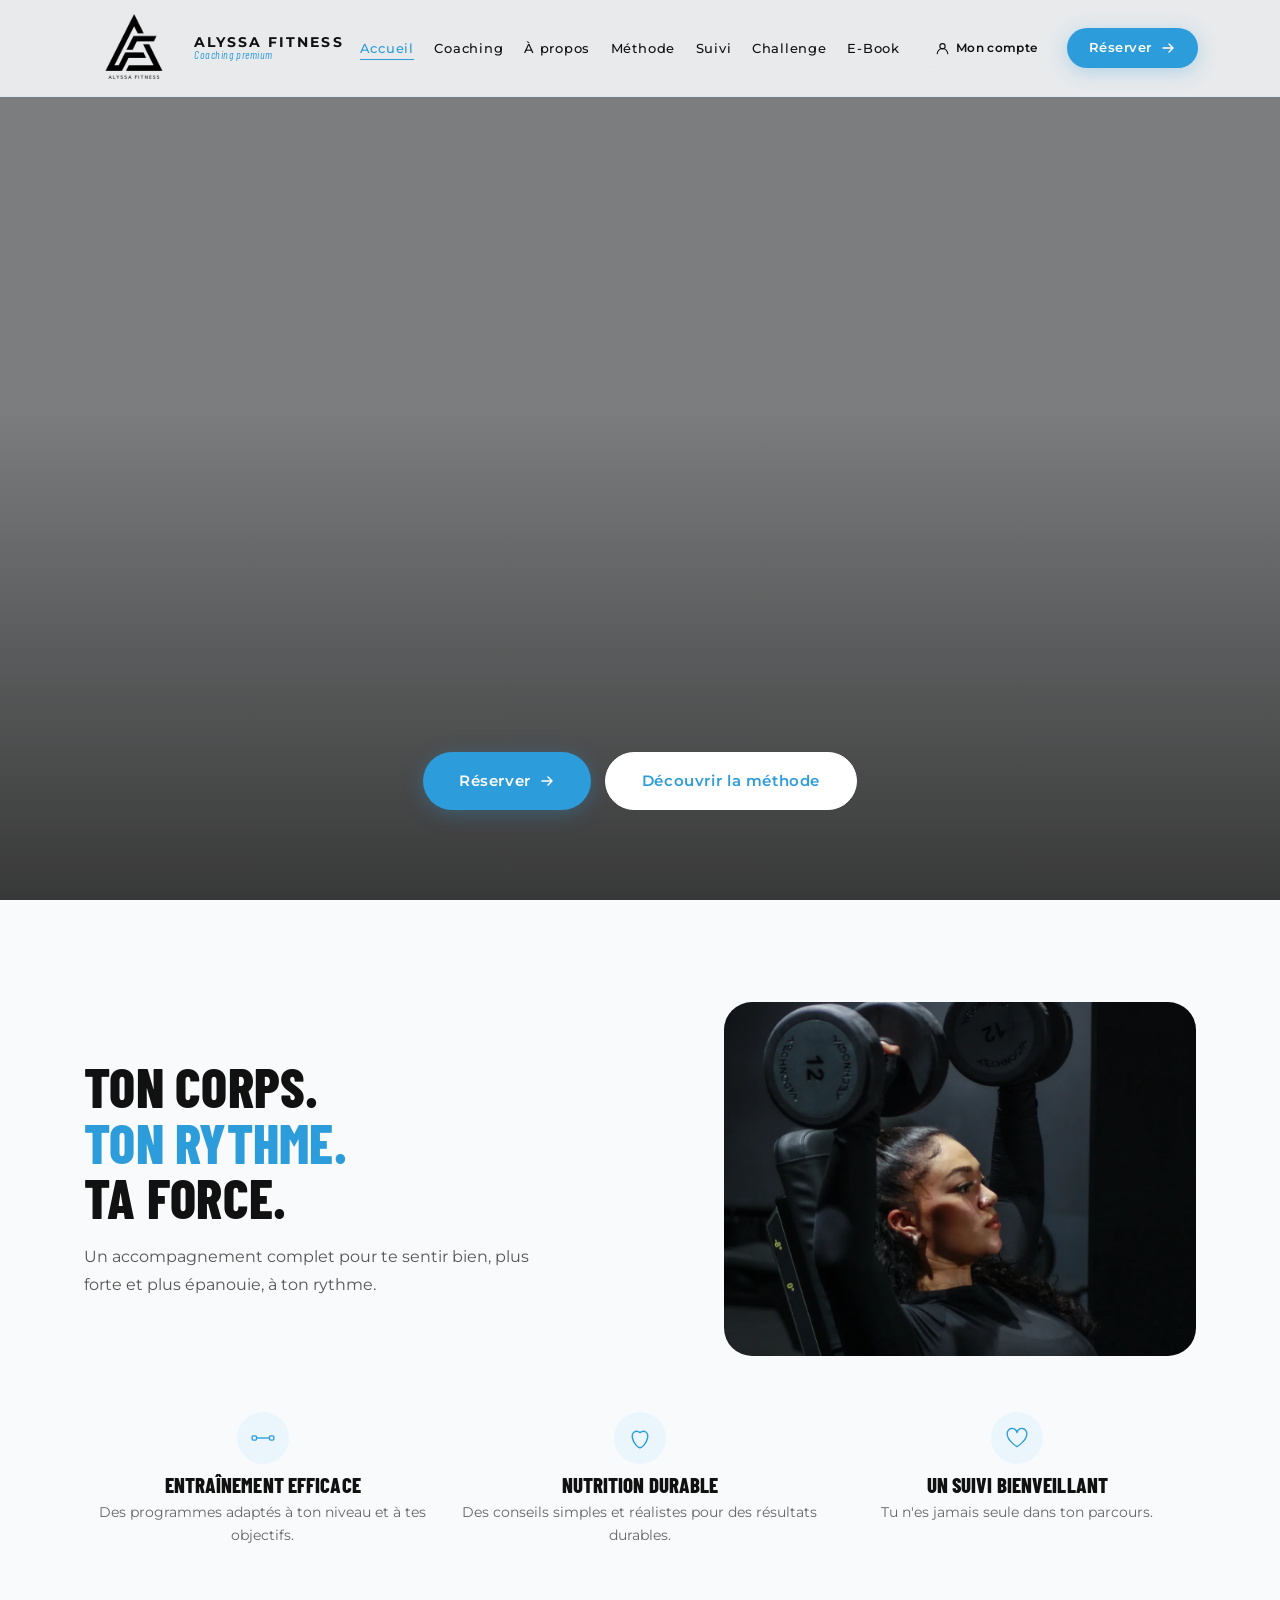
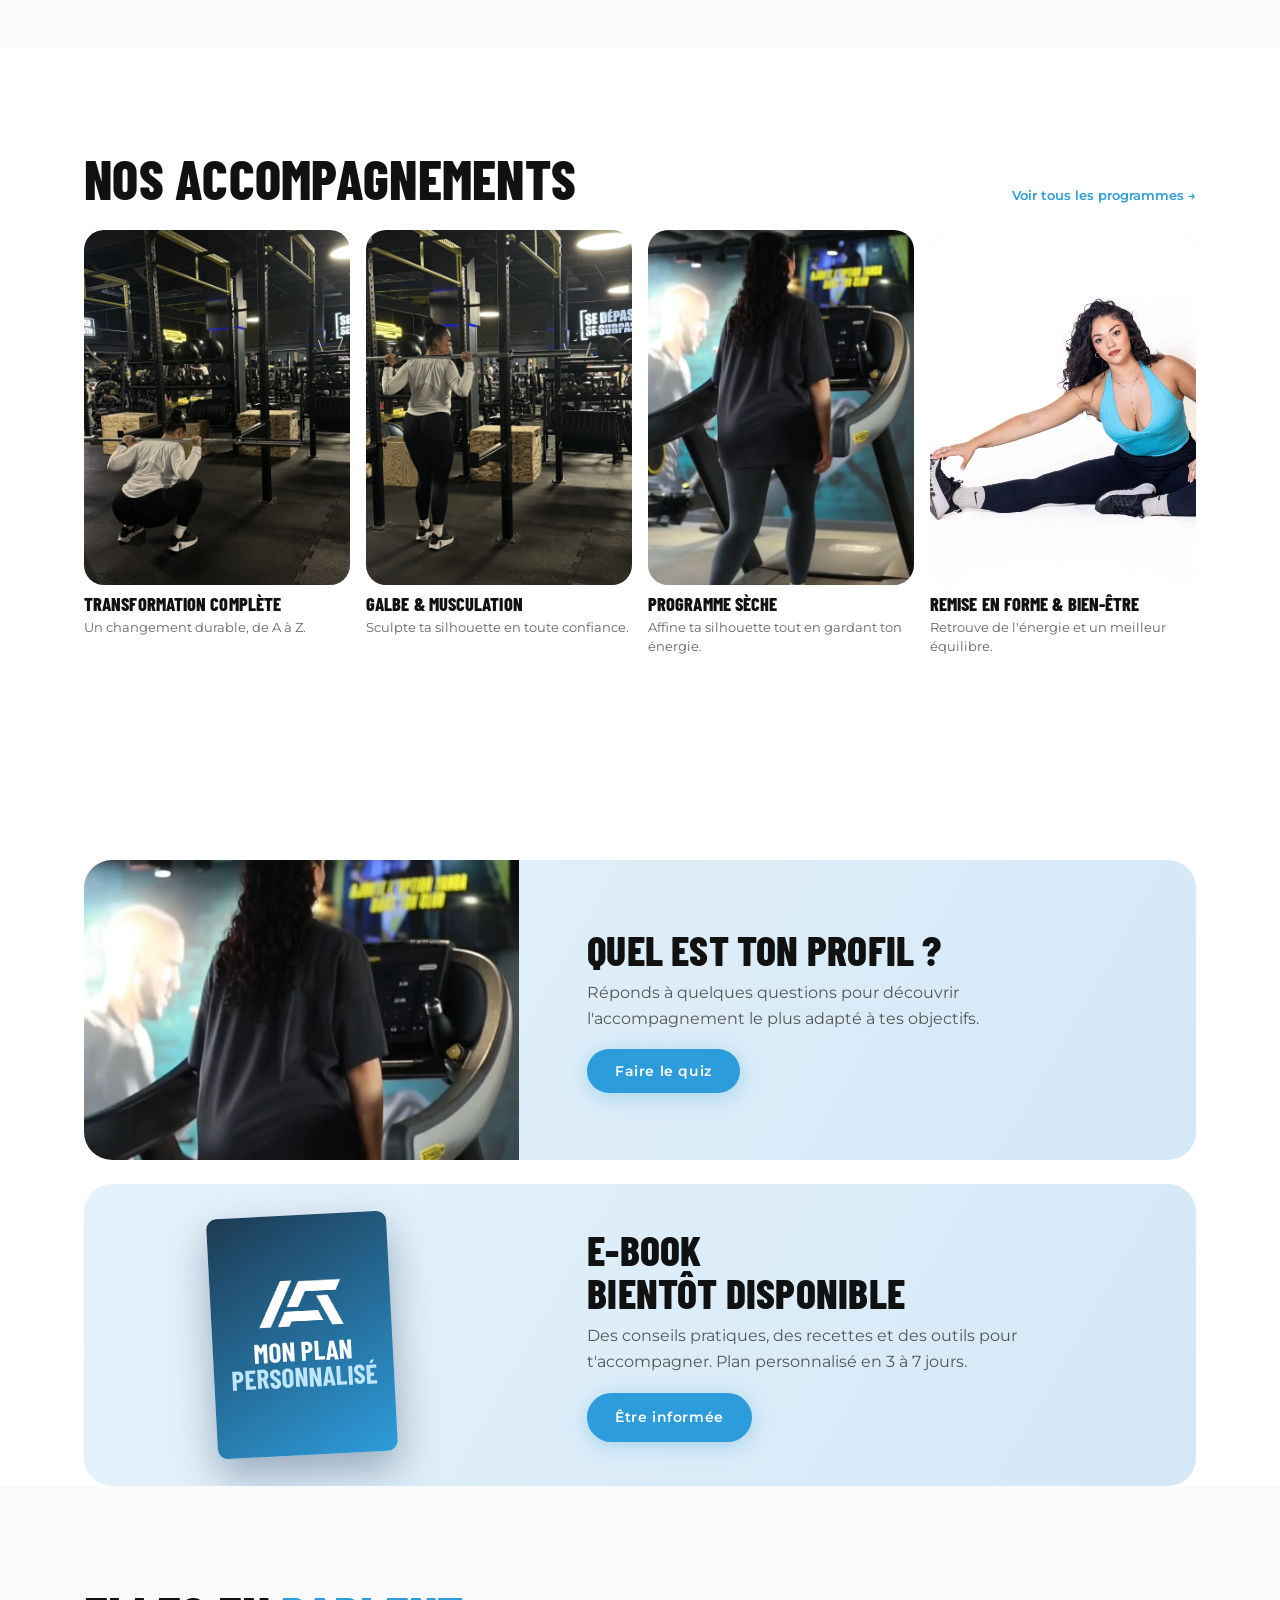
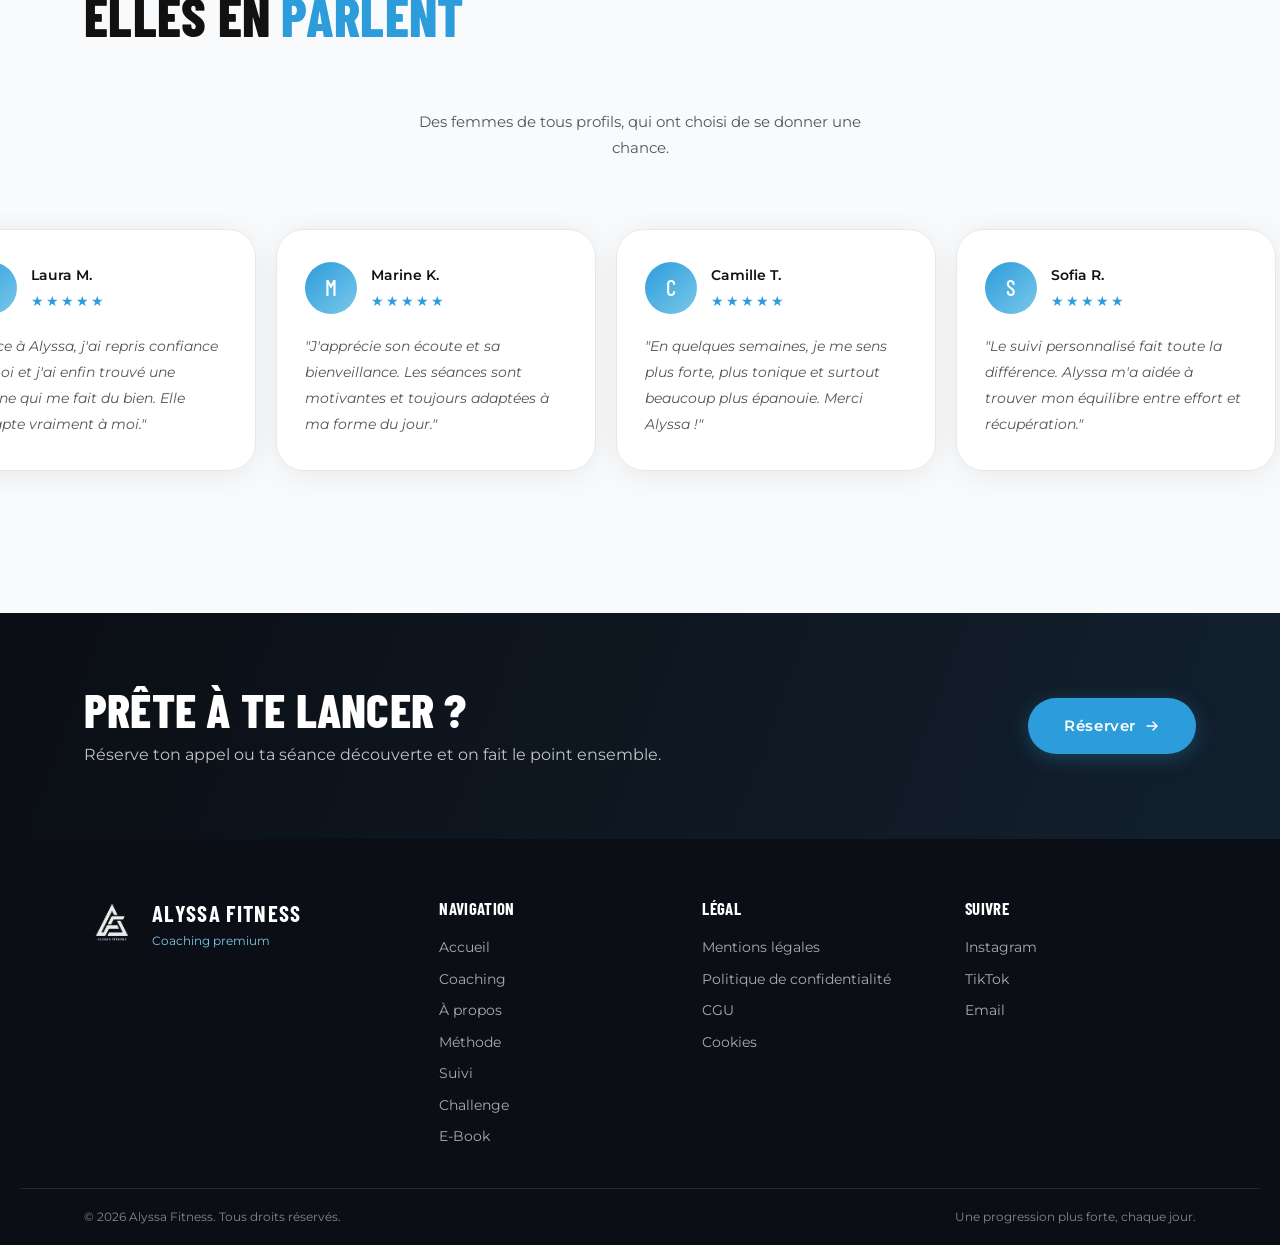
<file: index.html>
<!DOCTYPE html>
<html lang="fr">
<head>
  <meta charset="UTF-8" />
  <meta name="viewport" content="width=device-width, initial-scale=1.0" />
  <link rel="icon" href="assets/favicon/favicon.ico?v=2" />
  <link rel="icon" type="image/png" sizes="32x32" href="assets/favicon/favicon-32x32.png?v=2" />
  <link rel="icon" type="image/png" sizes="16x16" href="assets/favicon/favicon-16x16.png?v=2" />
  <link rel="apple-touch-icon" href="assets/favicon/apple-touch-icon.png?v=2" />
  <meta property="og:type" content="website" />
  <meta property="og:title" content="Alyssa Fitness — Coaching premium pour femmes" />
  <meta property="og:description" content="Alyssa Fitness accompagne les femmes en musculation, rééquilibrage nutritionnel et suivi hormonal, à Cergy et à distance, avec une approche humaine, progressive et personnalisée." />
  <meta property="og:image" content="https://alyssa-fitness-v3.vercel.app/assets/og/alyssa-fitness-og.jpg?v=2" />
  <meta property="og:url" content="https://alyssa-fitness-v3.vercel.app/" />
  <meta name="twitter:card" content="summary_large_image" />
  <meta name="twitter:title" content="Alyssa Fitness — Coaching premium pour femmes" />
  <meta name="twitter:description" content="Alyssa Fitness accompagne les femmes en musculation, rééquilibrage nutritionnel et suivi hormonal, à Cergy et à distance, avec une approche humaine, progressive et personnalisée." />
  <meta name="twitter:image" content="https://alyssa-fitness-v3.vercel.app/assets/og/alyssa-fitness-og.jpg?v=2" />
  <meta name="description" content="Alyssa Fitness accompagne les femmes en musculation, rééquilibrage nutritionnel et suivi hormonal, à Cergy et à distance, avec une approche humaine, progressive et personnalisée." />
  <title>Alyssa Fitness — Coaching premium pour femmes</title>

  <link rel="preconnect" href="https://fonts.googleapis.com" />
  <link rel="preconnect" href="https://fonts.gstatic.com" crossorigin />
  <link href="https://fonts.googleapis.com/css2?family=Barlow+Condensed:wght@700;800&family=Playfair+Display:ital,wght@0,400;0,500;0,600;0,700;1,400;1,500&family=Montserrat:wght@300;400;500;600;700&display=swap" rel="stylesheet" />

  <link rel="stylesheet" href="global.css" />

  <style>
    /* ─── HERO HOMEPAGE ─────────────────────────────────────── */
    .hero {
      position: relative;
      min-height: 100svh;
      display: flex;
      align-items: center;
      overflow: hidden;
      padding-top: var(--header-h);
    }

    /* Logo dominant dans le hero */
    .hero__brand-logo {
      margin-bottom: 40px;
    }
    .hero__brand-logo-img {
      height: clamp(180px, 22vw, 300px);
      width: auto;
      max-width: 560px;
      object-fit: contain;
      display: block;
      filter: drop-shadow(0 4px 20px rgba(0,0,0,0.12));
    }

    .hero__bg {
      position: absolute;
      inset: 0;
      z-index: 0;
    }

    .hero__img-placeholder {
      width: 100%;
      height: 100%;
      object-fit: cover;
      object-position: center top;
      display: block;
    }

    .hero__overlay {
      position: absolute;
      inset: 0;
      background:
        linear-gradient(to top, rgba(0,0,0,0.55) 0%, rgba(0,0,0,0) 55%),
        linear-gradient(rgba(0,0,0,0.5), rgba(0,0,0,0.5));
    }

    /* Coach photo en centre-droite */
    .hero__coach-photo {
      position: absolute;
      right: 8%;
      bottom: 0;
      width: 42%;
      max-width: 520px;
      aspect-ratio: 2/3;
      border-radius: 280px 280px 0 0;
      overflow: hidden;
      z-index: 1;
    }
    .hero__coach-photo img {
      width: 100%;
      height: 100%;
      object-fit: cover;
      object-position: center top;
      display: block;
    }

    .hero__coach-photo::after {
      content: '';
      position: absolute;
      inset: 0;
      background: linear-gradient(180deg, rgba(255,255,255,0.1) 0%, transparent 50%);
    }

    /* KPI cards column — right overlay */
    .hero__kpi-col {
      position: absolute;
      right: var(--gutter);
      top: 50%;
      transform: translateY(-40%);
      z-index: 10;
      display: flex;
      flex-direction: column;
      gap: 12px;
      width: 200px;
    }

    .hero-kpi {
      background: #fff;
      border-radius: var(--radius-md);
      padding: 14px 16px;
      box-shadow: 0 8px 32px rgba(0,0,0,0.1);
      border: 1px solid rgba(232,232,232,0.7);
      backdrop-filter: blur(4px);
    }

    .hero-kpi__eyebrow {
      font-size: 0.6rem;
      font-weight: 700;
      letter-spacing: 0.15em;
      text-transform: uppercase;
      color: var(--gris-texte);
      margin-bottom: 6px;
    }

    .hero-kpi__main {
      display: flex;
      align-items: center;
      justify-content: space-between;
      gap: 8px;
    }

    .hero-kpi__value {
      font-family: var(--font-titre);
      font-size: 1.5rem;
      font-weight: 500;
      color: var(--noir-doux);
      line-height: 1;
    }

    .hero-kpi__unit {
      font-size: 0.72rem;
      color: var(--texte-corps);
      line-height: 1.3;
    }

    .hero-kpi__mini-chart {
      display: flex;
      align-items: flex-end;
      gap: 3px;
      height: 28px;
    }

    .mini-bar {
      width: 5px;
      border-radius: 2px;
      background: var(--rose-clair);
      transition: height 0.5s ease;
    }

    .mini-bar--active {
      background: var(--rose-saumon);
    }

    .hero-kpi__seance-title {
      font-family: var(--font-titre);
      font-size: 1rem;
      font-weight: 500;
      color: var(--noir-doux);
      margin-bottom: 2px;
    }

    .hero-kpi__seance-date {
      font-size: 0.72rem;
      color: var(--gris-texte);
      margin-bottom: 8px;
    }

    .hero-kpi__prog {
      display: flex;
      align-items: center;
      gap: 10px;
    }

    .hero-kpi__prog-text {
      flex: 1;
    }

    .hero-kpi__prog-label {
      font-size: 0.7rem;
      color: var(--texte-corps);
      margin-bottom: 4px;
    }

    .hero-kpi__bravo {
      display: flex;
      align-items: center;
      gap: 5px;
      font-size: 0.68rem;
      color: var(--success);
      font-weight: 600;
      margin-top: 6px;
    }

    /* Left content — centré en bas */
    .hero__content {
      position: relative;
      z-index: 5;
      width: 100%;
      min-height: calc(100svh - var(--header-h));
      display: flex;
      flex-direction: column;
      align-items: center;
      justify-content: flex-end;
      padding-bottom: clamp(36px, 6vh, 64px);
    }

    .hero__actions {
      display: flex;
      flex-wrap: wrap;
      gap: 14px;
      justify-content: center;
    }

    .hero__tagline {
      font-size: 0.68rem;
      font-weight: 600;
      letter-spacing: 0.22em;
      text-transform: uppercase;
      color: var(--rose-saumon);
      margin-bottom: 20px;
      display: flex;
      align-items: center;
      gap: 8px;
    }

    .hero__tagline::before {
      content: '';
      display: block;
      width: 20px;
      height: 2px;
      background: var(--rose-saumon);
      border-radius: 2px;
    }

    .hero__title {
      font-family: var(--font-corps);
      font-size: clamp(2.2rem, 5vw, 4.4rem);
      font-weight: 700;
      line-height: 1.12;
      color: var(--noir-doux);
      margin-bottom: 24px;
      letter-spacing: -0.02em;
    }

    .hero__title em {
      font-family: var(--font-titre);
      font-style: italic;
      font-weight: 400;
      font-size: 1.18em;
      color: var(--rose-saumon);
      letter-spacing: 0;
    }

    .hero__subtitle {
      font-size: clamp(0.9rem, 1.4vw, 1rem);
      color: var(--texte-corps);
      max-width: 460px;
      margin-bottom: 40px;
      line-height: 1.8;
    }

    .hero__actions {
      display: flex;
      flex-wrap: wrap;
      gap: 14px;
      margin-bottom: 36px;
    }

    .hero__video-btn {
      display: inline-flex;
      align-items: center;
      gap: 12px;
      color: var(--noir-doux);
      font-size: 0.8rem;
      font-weight: 500;
      transition: color var(--transition);
      margin-top: 4px;
    }

    .hero__video-btn:hover { color: var(--rose-saumon); }

    .play-circle {
      display: flex;
      align-items: center;
      justify-content: center;
      width: 44px; height: 44px;
      border-radius: 50%;
      border: 1.5px solid currentColor;
      transition: all var(--transition);
    }

    .play-circle svg { width: 18px; height: 18px; }

    .hero__video-btn:hover .play-circle {
      background: rgba(45,156,219,0.1);
      border-color: var(--rose-saumon);
    }

    /* ─── DA ELEVATE — accueil (maquette 01) ───────────────── */
    .home-intro { display:grid; grid-template-columns: 1.1fr .9fr; gap: clamp(24px,5vw,72px); align-items:center; }
    .home-intro__title { font-size: clamp(2.8rem,6.5vw,5rem); line-height:.95; text-align:left; margin-bottom:18px; }
    .home-intro__text { color:#555; line-height:1.75; max-width:480px; }
    .home-intro__photo { border-radius: 28px; overflow:hidden; aspect-ratio: 4/3; }
    .home-intro__photo img { width:100%; height:100%; object-fit:cover; object-position:center 25%; display:block; }
    .home-feats { display:grid; grid-template-columns: repeat(3,1fr); gap:20px; margin-top: clamp(32px,5vw,56px); text-align:center; }
    .home-feat__icon { width:52px; height:52px; border-radius:50%; background:var(--rose-pale); display:inline-flex; align-items:center; justify-content:center; margin-bottom:10px; }
    .home-feat__icon svg { width:26px; height:26px; }
    .home-feat h3 { font-size:1.3rem; margin-bottom:6px; }
    .home-feat p { color:#666; font-size:.9rem; line-height:1.55; }

    .acc-head { display:flex; justify-content:space-between; align-items:flex-end; gap:16px; margin-bottom:24px; }
    .acc-head .section-title { margin:0; }
    .acc-head a { font-size:.8rem; font-weight:600; color:var(--rose-saumon); }
    .acc-grid { display:grid; grid-template-columns: repeat(4,1fr); gap:16px; }
    .acc-card { display:block; }
    .acc-card__img { border-radius:20px; overflow:hidden; aspect-ratio:3/4; margin-bottom:10px; background:#dfeaf4; }
    .acc-card__img img { width:100%; height:100%; object-fit:cover; display:block; transition:transform .5s ease; }
    .acc-card:hover .acc-card__img img { transform:scale(1.05); }
    .acc-card h3 { font-size:1.15rem; margin-bottom:4px; }
    .acc-card p { color:#666; font-size:.82rem; line-height:1.45; }

    .banner { display:grid; grid-template-columns: .8fr 1.2fr; gap:24px; align-items:center; border-radius:28px; overflow:hidden; background:linear-gradient(120deg,#E6F2FB,#D3E8F6); }
    .banner--rev { grid-template-columns: 1.2fr .8fr; }
    .banner__img { height:100%; min-height:220px; }
    .banner__img img { width:100%; height:100%; object-fit:cover; display:block; }
    .banner__body { padding: clamp(24px,4vw,44px); }
    .banner__body h2 { font-size: clamp(1.8rem,3.5vw,2.6rem); margin-bottom:10px; }
    .banner__body p { color:#555; line-height:1.6; margin-bottom:18px; max-width:460px; }
    .banner .elv-badge { margin-bottom:12px; }
    .stack-gap { display:grid; gap:20px; }

    .section--home-light { background: var(--blanc-casse); }
    .section--home-pale { background: #fff; }
    @media (max-width: 800px) {
      .home-intro, .banner, .banner--rev { grid-template-columns:1fr; }
      .home-feats { grid-template-columns:1fr; }
      .acc-grid { grid-template-columns: repeat(2,1fr); }
      .banner__img { min-height:180px; order:-1; }
    }

    /* ─── PROMESSE — horizontal cards ───────────────────────── */
    .promesse-cards {
      display: grid;
      grid-template-columns: repeat(3, 1fr);
      gap: 20px;
    }

    .promesse-card {
      display: flex;
      align-items: flex-start;
      gap: 16px;
      background: #fff;
      border: 1px solid var(--gris-clair);
      border-radius: var(--radius-md);
      padding: 24px 22px;
      box-shadow: var(--ombre-card);
      transition: all var(--transition);
    }

    .promesse-card:hover {
      transform: translateY(-3px);
      box-shadow: var(--ombre-hover);
      border-color: var(--rose-clair);
    }

    .promesse-card__icon {
      width: 48px; height: 48px;
      display: flex;
      align-items: center;
      justify-content: center;
      background: rgba(45,156,219,0.1);
      border-radius: 50%;
      flex-shrink: 0;
    }

    .promesse-card__icon svg { width: 24px; height: 24px; }

    .promesse-card__body { flex: 1; }

    .promesse-card__title {
      font-family: var(--font-titre);
      font-size: 1.1rem;
      font-weight: 500;
      color: var(--noir-doux);
      margin-bottom: 6px;
    }

    .promesse-card__text {
      font-size: 0.83rem;
      color: var(--texte-corps);
      line-height: 1.65;
    }

    /* ─── ABOUT — avec nom vertical ────────────────────────── */
    .about-section {
      background: var(--beige-premium);
    }

    .about-layout {
      display: grid;
      grid-template-columns: 1fr 1fr;
      gap: clamp(48px, 7vw, 96px);
      align-items: center;
    }

    .about-photo-wrap {
      position: relative;
    }

    .about-name-vertical {
      position: absolute;
      left: -48px;
      top: 50%;
      transform: translateY(-50%) rotate(-90deg);
      font-family: var(--font-titre);
      font-size: 4rem;
      font-weight: 300;
      color: rgba(45,156,219,0.25);
      letter-spacing: 0.08em;
      white-space: nowrap;
      user-select: none;
      pointer-events: none;
    }

    .about-photo-circle {
      width: 100%;
      aspect-ratio: 1;
      max-width: 420px;
      border-radius: 50%;
      background: linear-gradient(145deg, #f0d5c8 0%, #e8c4ba 50%, #ddb5ad 100%);
      box-shadow: 0 20px 60px rgba(45,156,219,0.22);
      position: relative;
      overflow: hidden;
      margin: 0 auto;
    }

    .about-photo-circle::after {
      content: '';
      position: absolute;
      inset: 0;
      background: linear-gradient(135deg, rgba(255,255,255,0.2) 0%, transparent 55%);
    }

    /* ─── PROGRAMMES — titre gauche, cards droite ────────────── */
    .programmes-layout {
      display: grid;
      grid-template-columns: 280px 1fr;
      gap: clamp(40px, 6vw, 72px);
      align-items: start;
    }

    .programmes-aside {
      position: sticky;
      top: calc(var(--header-h) + 32px);
    }

    .programmes-aside .section-title {
      text-align: left;
      margin-bottom: 16px;
    }

    .programmes-aside__text {
      font-size: 0.88rem;
      color: var(--texte-corps);
      line-height: 1.75;
      margin-bottom: 24px;
    }

    .programmes-grid {
      display: grid;
      grid-template-columns: repeat(2, 1fr);
      gap: 20px;
    }

    .programme-card {
      background: #fff;
      border: 1px solid var(--gris-clair);
      border-radius: var(--radius-md);
      overflow: hidden;
      box-shadow: var(--ombre-card);
      transition: all var(--transition);
      display: flex;
      flex-direction: column;
    }

    .programme-card:hover {
      transform: translateY(-4px);
      box-shadow: var(--ombre-hover);
      border-color: var(--rose-clair);
    }

    .programme-card__img {
      aspect-ratio: 4/3;
      background: linear-gradient(145deg, #f0d5c8 0%, #ddb5ad 100%);
      position: relative;
      overflow: hidden;
    }

    .programme-card__img--2 { background: linear-gradient(145deg, #e8c4ba 0%, #cfa29b 100%); }
    .programme-card__img--3 { background: linear-gradient(145deg, #f3b3ad 0%, #e8c4ba 100%); }
    .programme-card__img--4 { background: linear-gradient(145deg, #ddb5ad 0%, #f0d5c8 100%); }

    .programme-card__img::after {
      content: '';
      position: absolute;
      inset: 0;
      background: linear-gradient(180deg, transparent 50%, rgba(17,17,17,0.25) 100%);
    }

    .programme-card__body {
      padding: 20px 18px;
      display: flex;
      flex-direction: column;
      gap: 10px;
      flex: 1;
    }

    .programme-card__title {
      font-family: var(--font-titre);
      font-size: 1.15rem;
      font-weight: 500;
      color: var(--noir-doux);
    }

    .programme-card__text {
      font-size: 0.82rem;
      color: var(--texte-corps);
      line-height: 1.65;
      flex: 1;
    }

    /* ─── MÉTHODE — titre gauche, steps droite ───────────────── */
    .methode-layout {
      display: grid;
      grid-template-columns: 280px 1fr;
      gap: clamp(40px, 6vw, 72px);
      align-items: start;
    }

    .methode-aside .section-title {
      text-align: left;
      margin-bottom: 0;
    }

    .methode-steps-row {
      display: grid;
      grid-template-columns: repeat(4, 1fr);
      gap: 16px;
    }

    .methode-step-card {
      background: #fff;
      border: 1px solid var(--gris-clair);
      border-radius: var(--radius-md);
      padding: 24px 20px;
      box-shadow: var(--ombre-card);
      position: relative;
      transition: all var(--transition);
    }

    .methode-step-card:hover {
      transform: translateY(-3px);
      box-shadow: var(--ombre-hover);
    }

    .methode-step-card__num {
      font-size: 0.72rem;
      font-weight: 700;
      letter-spacing: 0.1em;
      color: var(--rose-saumon);
      margin-bottom: 10px;
    }

    .methode-step-card__icon {
      width: 40px; height: 40px;
      display: flex;
      align-items: center;
      justify-content: center;
      background: rgba(45,156,219,0.1);
      border-radius: 50%;
      margin-bottom: 12px;
    }

    .methode-step-card__icon svg { width: 20px; height: 20px; }

    .methode-step-card__title {
      font-family: var(--font-titre);
      font-size: 1.05rem;
      font-weight: 500;
      color: var(--noir-doux);
      margin-bottom: 8px;
    }

    .methode-step-card__text {
      font-size: 0.8rem;
      color: var(--texte-corps);
      line-height: 1.65;
    }

    .methode-dots {
      display: flex;
      align-items: center;
      gap: 4px;
      position: absolute;
      top: 50%;
      right: -14px;
      transform: translateY(-50%);
      z-index: 2;
    }

    .methode-dot {
      width: 4px; height: 4px;
      border-radius: 50%;
      background: var(--rose-clair);
    }

    /* ─── CONFIANCE — titre gauche, items droite ─────────────── */
    .confiance-layout {
      display: grid;
      grid-template-columns: 280px 1fr;
      gap: clamp(40px, 6vw, 72px);
      align-items: start;
    }

    .confiance-aside .section-title {
      text-align: left;
      margin-bottom: 0;
    }

    .confiance-items-row {
      display: grid;
      grid-template-columns: repeat(3, 1fr);
      gap: 20px;
    }

    /* ─── TEMOIGNAGES — carousel infini ─────────────────────────── */
    .temo-header { text-align: center; margin-bottom: clamp(28px, 4vw, 52px); }
    .temo-subtitle {
      font-size: 0.93rem; color: var(--texte-corps);
      max-width: 480px; margin: -6px auto 0; line-height: 1.75;
    }
    .temo-carousel-outer {
      overflow: hidden;
      margin: 0 calc(-1 * var(--gutter));
      padding: 16px 0 40px;
      cursor: grab;
    }
    .temo-carousel-outer:active { cursor: grabbing; }
    .temo-track {
      display: flex;
      gap: 20px;
      width: max-content;
      will-change: transform;
      animation: temo-scroll 34s linear infinite;
    }
    /* Pause uniquement via JS (class) — jamais via :hover sur mobile) */
    .temo-track.paused { animation-play-state: paused; }
    /* :hover uniquement pour vrais pointeurs souris */
    @media (hover: hover) and (pointer: fine) {
      .temo-track:hover { animation-play-state: paused; }
    }
    @keyframes temo-scroll {
      from { transform: translateX(0); }
      to   { transform: translateX(-50%); }
    }
    .testimonial-card { width: 320px; flex-shrink: 0; }

    /* ─── MOBILE : animation continue identique desktop ─────────── */
    @media (max-width: 768px) {
      .temo-carousel-outer {
        overflow: hidden;
        padding: 16px 0 32px;
      }
      .testimonial-card {
        width: 270px;
        flex-shrink: 0;
      }
    }

    /* ─── POUR QUI ? ─────────────────────────────────────────── */
    .pourqui-intro {
      max-width: 580px;
      margin: -4px auto 40px;
      font-size: 0.95rem;
      color: var(--texte-corps);
      line-height: 1.8;
      text-align: center;
    }

    .pourqui-grid {
      display: grid;
      grid-template-columns: repeat(2, 1fr);
      gap: 20px;
      max-width: 800px;
      margin: 0 auto;
    }

    .pourqui-card {
      display: flex;
      align-items: flex-start;
      gap: 16px;
      background: #fff;
      border: 1px solid var(--gris-clair);
      border-radius: var(--radius-md);
      padding: 22px 20px;
      box-shadow: var(--ombre-card);
      transition: all var(--transition);
    }

    .pourqui-card:hover {
      transform: translateY(-3px);
      box-shadow: var(--ombre-hover);
      border-color: var(--rose-clair);
    }

    .pourqui-card__dot {
      width: 34px;
      height: 34px;
      border-radius: 50%;
      background: rgba(45,156,219,0.13);
      display: flex;
      align-items: center;
      justify-content: center;
      flex-shrink: 0;
    }

    .pourqui-card__dot svg { width: 16px; height: 16px; }

    .pourqui-card__text {
      font-size: 0.87rem;
      color: var(--texte-corps);
      line-height: 1.7;
      padding-top: 6px;
    }

    /* ─── SPÉCIALITÉS ────────────────────────────────────────── */
    .specialites-subtitle {
      max-width: 560px;
      margin: -4px auto 40px;
      font-size: 0.93rem;
      color: var(--texte-corps);
      line-height: 1.8;
      text-align: center;
    }

    .specialites-grid {
      display: grid;
      grid-template-columns: repeat(3, 1fr);
      gap: 24px;
    }

    .specialite-card {
      background: #fff;
      border: 1px solid var(--gris-clair);
      border-radius: var(--radius-md);
      padding: 32px 26px;
      box-shadow: var(--ombre-card);
      transition: all var(--transition);
      position: relative;
      overflow: hidden;
    }

    .specialite-card::before {
      content: '';
      position: absolute;
      top: 0; left: 0; right: 0;
      height: 3px;
      background: linear-gradient(90deg, var(--rose-saumon), var(--rose-clair));
      border-radius: var(--radius-md) var(--radius-md) 0 0;
    }

    .specialite-card:hover {
      transform: translateY(-4px);
      box-shadow: var(--ombre-hover);
      border-color: var(--rose-clair);
    }

    /* Photo header optionnel dans une specialite-card */
    .specialite-card__photo {
      margin: -32px -26px 24px;
      height: 180px;
      overflow: hidden;
      border-radius: var(--radius-md) var(--radius-md) 0 0;
      position: relative;
    }
    .specialite-card__photo img {
      width: 100%;
      height: 100%;
      object-fit: cover;
      object-position: center top;
      display: block;
    }
    .specialite-card__photo::after {
      content: '';
      position: absolute;
      inset: 0;
      background: linear-gradient(180deg, transparent 45%, rgba(45,156,219,0.18) 100%);
      pointer-events: none;
    }

    .specialite-card__emoji {
      font-size: 1.9rem;
      margin-bottom: 16px;
      display: block;
      line-height: 1;
    }

    .specialite-card__title {
      font-family: var(--font-titre);
      font-size: 1.18rem;
      font-weight: 500;
      color: var(--noir-doux);
      margin-bottom: 12px;
      line-height: 1.3;
    }

    .specialite-card__text {
      font-size: 0.84rem;
      color: var(--texte-corps);
      line-height: 1.78;
    }

    /* ─── RESPONSIVE HOMEPAGE ───────────────────────────────── */
    @media (max-width: 1100px) {

      .programmes-layout,
      .methode-layout,
      .confiance-layout,
      .temo-layout { grid-template-columns: 1fr; }

      .programmes-aside,
      .methode-aside,
      .confiance-aside,
      .temo-aside { position: static; }

      .programmes-aside .section-title,
      .methode-aside .section-title,
      .confiance-aside .section-title,
      .temo-aside .section-title { text-align: center; }

      .methode-steps-row { grid-template-columns: repeat(2, 1fr); }
      .confiance-items-row { grid-template-columns: repeat(3, 1fr); }
      .temo-grid { grid-template-columns: repeat(2, 1fr); }
    }

    @media (max-width: 768px) {
      .hero { padding-top: var(--header-h); min-height: 100svh; }
      .hero__brand-logo-img { height: clamp(140px, 40vw, 200px); }
      .promesse-cards { grid-template-columns: 1fr; }
      .about-layout { grid-template-columns: 1fr; }
      .about-name-vertical { display: none; }
      .about-photo-circle { aspect-ratio: 4/3; border-radius: var(--radius-lg); }
      .programmes-grid { grid-template-columns: 1fr; }
      .methode-steps-row { grid-template-columns: 1fr; }
      .methode-dots { display: none; }
      .confiance-items-row { grid-template-columns: 1fr; }
      .temo-grid { grid-template-columns: 1fr; }
      .hero__actions { flex-direction: column; }
      .hero__actions .btn { width: 100%; justify-content: center; }
      .pourqui-grid { grid-template-columns: 1fr; gap: 14px; }
      .specialites-grid { grid-template-columns: 1fr; gap: 16px; }
      .specialite-card { padding: 24px 20px; }
    }

    /* ─── VIDEO MODAL ─────────────────────────────────────── */
    .video-modal {
      position: fixed;
      inset: 0;
      z-index: 9999;
      display: none;
      align-items: center;
      justify-content: center;
      padding: 20px;
    }
    .video-modal.open { display: flex; }
    .video-modal__overlay {
      position: absolute;
      inset: 0;
      background: rgba(0,0,0,0.82);
      cursor: pointer;
    }
    .video-modal__content {
      position: relative;
      z-index: 1;
      width: 100%;
      max-width: 840px;
      background: #000;
      border-radius: 14px;
      overflow: hidden;
      box-shadow: 0 40px 120px rgba(0,0,0,0.5);
    }
    .video-modal__close {
      position: absolute;
      top: -52px;
      right: 0;
      background: none;
      border: none;
      color: #fff;
      cursor: pointer;
      padding: 8px;
      opacity: 0.8;
      transition: opacity 0.2s;
      line-height: 1;
    }
    .video-modal__close:hover { opacity: 1; }
    .video-modal__close svg { display: block; }

    /* ─── QUIZ D'ORIENTATION ───────────────────────────────── */
    .quiz-wrapper {
      max-width: 680px;
      margin: 0 auto;
    }
    .quiz-header {
      text-align: center;
      margin-bottom: 40px;
    }
    .quiz-subtitle {
      font-size: 0.95rem;
      color: var(--texte-corps);
      max-width: 500px;
      margin: 8px auto 0;
      line-height: 1.75;
    }
    .quiz-card {
      background: #fff;
      border-radius: 20px;
      padding: 40px 44px;
      box-shadow: 0 8px 48px rgba(0,0,0,0.07);
      border: 1px solid rgba(45,156,219,0.12);
    }
    .quiz-progress {
      height: 4px;
      background: #f0e8e0;
      border-radius: 4px;
      margin-bottom: 8px;
      overflow: hidden;
    }
    .quiz-progress__bar {
      height: 100%;
      background: var(--rose-saumon);
      border-radius: 4px;
      transition: width 0.4s ease;
    }
    .quiz-progress__label {
      font-size: 0.72rem;
      font-weight: 700;
      letter-spacing: 0.1em;
      color: var(--gris-texte);
      text-transform: uppercase;
      margin-bottom: 32px;
    }
    .quiz-question {
      font-family: var(--font-titre);
      font-size: clamp(1.25rem, 2.5vw, 1.65rem);
      font-weight: 500;
      color: var(--noir-doux);
      margin-bottom: 26px;
      line-height: 1.3;
    }
    .quiz-choices {
      display: flex;
      flex-direction: column;
      gap: 12px;
      margin-bottom: 22px;
    }
    .quiz-choice {
      width: 100%;
      padding: 16px 22px;
      background: #fdfaf8;
      border: 1.5px solid #e8ddd6;
      border-radius: 12px;
      font-family: var(--font-corps);
      font-size: 0.95rem;
      font-weight: 500;
      color: var(--noir-doux);
      text-align: left;
      cursor: pointer;
      transition: all 0.2s ease;
      line-height: 1.45;
    }
    .quiz-choice:hover {
      border-color: var(--rose-saumon);
      background: rgba(45,156,219,0.06);
      transform: translateX(4px);
    }
    .quiz-choice.selected {
      border-color: var(--rose-saumon);
      background: rgba(45,156,219,0.09);
      color: var(--rose-saumon);
    }
    .quiz-back {
      background: none;
      border: none;
      font-family: var(--font-corps);
      font-size: 0.82rem;
      font-weight: 500;
      color: var(--gris-texte);
      cursor: pointer;
      padding: 4px 0;
      transition: color 0.2s;
    }
    .quiz-back:hover { color: var(--rose-saumon); }
    .quiz-result { text-align: center; padding: 8px 0; }
    .quiz-result__icon {
      width: 56px; height: 56px;
      border-radius: 50%;
      background: rgba(45,156,219,0.12);
      color: var(--rose-saumon);
      font-size: 1.5rem;
      font-weight: 700;
      display: flex;
      align-items: center;
      justify-content: center;
      margin: 0 auto 18px;
    }
    .quiz-result__label {
      font-size: 0.7rem;
      font-weight: 700;
      letter-spacing: 0.16em;
      text-transform: uppercase;
      color: var(--rose-saumon);
      margin-bottom: 10px;
    }
    .quiz-result__title {
      font-family: var(--font-titre);
      font-size: clamp(1.35rem, 2.5vw, 1.85rem);
      font-weight: 500;
      color: var(--noir-doux);
      margin-bottom: 14px;
    }
    .quiz-result__text {
      font-size: 0.92rem;
      color: var(--texte-corps);
      line-height: 1.78;
      margin-bottom: 32px;
      max-width: 460px;
      margin-left: auto;
      margin-right: auto;
    }
    .quiz-result__ctas {
      display: flex;
      flex-wrap: wrap;
      gap: 12px;
      justify-content: center;
      margin-bottom: 22px;
    }
    .quiz-restart {
      background: none;
      border: none;
      font-family: var(--font-corps);
      font-size: 0.82rem;
      color: var(--gris-texte);
      cursor: pointer;
      text-decoration: underline;
      text-underline-offset: 3px;
      transition: color 0.2s;
    }
    .quiz-restart:hover { color: var(--noir-doux); }

    @media (max-width: 768px) {
      .quiz-card { padding: 28px 20px; }
      .quiz-result__ctas { flex-direction: column; }
      .quiz-result__ctas .btn { justify-content: center; }
    }
  </style>
<link href="https://fonts.googleapis.com/css2?family=Barlow+Condensed:wght@600;700;800&display=swap" rel="stylesheet" />
  <link rel="stylesheet" href="elevate.css" />
</head>
<body>

  <!-- ═══════════════════════════════════════════
       HEADER
  ═══════════════════════════════════════════ -->
  <header class="header" id="header">
    <div class="header__inner container">

      <a href="index.html" class="header__logo" aria-label="Alyssa Fitness — Accueil">
        <img src="assets/logo-transparent.png" class="logo-img" alt="Alyssa Fitness" />
        <div class="logo-wordmark">
          <span class="logo-wordmark__name">Alyssa Fitness</span>
          <span class="logo-wordmark__sub">Coaching premium</span>
        </div>
      </a>

      <nav class="header__nav" role="navigation" aria-label="Navigation principale">
        <ul class="nav-list">
          <li><a href="index.html" class="nav-link active">Accueil</a></li>
          <li><a href="coaching.html" class="nav-link">Coaching</a></li>
          <li><a href="a-propos.html" class="nav-link">À propos</a></li>
          <li><a href="methode.html" class="nav-link">Méthode</a></li>
          <li><a href="suivi.html" class="nav-link">Suivi</a></li>
          <li><a href="challenge.html" class="nav-link">Challenge</a></li><li><a href="ebook.html" class="nav-link">E-Book</a></li>
        </ul>
      </nav>

      <div class="header__ctas">
        <a href="compte.html" class="btn--compte">
          <svg viewBox="0 0 20 20" fill="none"><circle cx="10" cy="7" r="3.5" stroke="currentColor" stroke-width="1.5"/><path d="M3 17c0-3.866 3.134-7 7-7s7 3.134 7 7" stroke="currentColor" stroke-width="1.5" stroke-linecap="round"/></svg>
          Mon compte
        </a>
        <a href="reservation.html" class="btn btn--primary btn--sm btn--reserv-desktop">
          Réserver
          <svg class="btn-arrow" viewBox="0 0 16 16" fill="none"><path d="M3 8h10M9 4l4 4-4 4" stroke="currentColor" stroke-width="1.5" stroke-linecap="round" stroke-linejoin="round"/></svg>
        </a>
      </div>

      <button class="burger" id="burger" aria-label="Ouvrir le menu" aria-expanded="false" aria-controls="mobile-menu">
        <span></span><span></span><span></span>
      </button>
    </div>

    <div class="mobile-menu" id="mobile-menu" role="dialog" aria-label="Menu mobile">
      <ul class="mobile-nav-list">
        <li><a href="index.html" class="mobile-nav-link">Accueil</a></li>
        <li><a href="coaching.html" class="mobile-nav-link">Coaching</a></li>
        <li><a href="a-propos.html" class="mobile-nav-link">À propos</a></li>
        <li><a href="methode.html" class="mobile-nav-link">Méthode</a></li>
        <li><a href="suivi.html" class="mobile-nav-link">Suivi</a></li>
        <li><a href="challenge.html" class="mobile-nav-link">Challenge</a></li><li><a href="ebook.html" class="mobile-nav-link">E-Book</a></li>
      </ul>
      <div class="mobile-menu__ctas">
        <a href="compte.html" class="btn btn--ghost mobile-cta">Mon compte</a>
        <a href="reservation.html" class="btn btn--primary mobile-cta">Réserver</a>
      </div>
    </div>
  </header>


  <!-- ═══════════════════════════════════════════
       HERO
  ═══════════════════════════════════════════ -->
  <section class="hero" id="accueil" aria-label="Section hero">
    <div class="hero__bg">
      <video class="hero__img-placeholder" autoplay loop muted playsinline>
        <source src="assets/videos/alyssa-hero-video.mp4" type="video/mp4">
      </video>
      <div class="hero__overlay"></div>
    </div>

    <!-- Content -->
    <div class="hero__content container">
      <div class="hero__actions reveal">
        <a href="reservation.html" class="btn btn--primary btn--lg">
          Réserver
          <svg class="btn-arrow" viewBox="0 0 16 16" fill="none"><path d="M3 8h10M9 4l4 4-4 4" stroke="currentColor" stroke-width="1.5" stroke-linecap="round" stroke-linejoin="round"/></svg>
        </a>
        <a href="methode.html" class="btn btn--lg" style="background:#fff; color:var(--rose-saumon); border:1.5px solid #fff;">Découvrir la méthode</a>
      </div>
    </div>
  </section>


  <!-- ═══════════════════════════════════════════
       PROMESSE
  ═══════════════════════════════════════════ -->
  <section class="section section--home-light" id="promesse" aria-label="Notre promesse">
    <div class="container">
      <div class="home-intro">
        <div>
          <h2 class="section-title home-intro__title reveal">Ton corps.<br/><em>Ton rythme.</em><br/>Ta force.</h2>
          <p class="home-intro__text reveal">Un accompagnement complet pour te sentir bien, plus forte et plus épanouie, à ton rythme.</p>
        </div>
        <div class="home-intro__photo reveal"><img src="assets/images/alyssa/alyssa-dumbbell-press.webp" alt="Alyssa à l'entraînement" loading="lazy" /></div>
      </div>
      <div class="home-feats">
        <div class="home-feat reveal"><span class="home-feat__icon"><svg viewBox="0 0 48 48" fill="none"><rect x="4" y="20" width="8" height="8" rx="2" stroke="#2D9CDB" stroke-width="2.5"/><rect x="36" y="20" width="8" height="8" rx="2" stroke="#2D9CDB" stroke-width="2.5"/><path d="M12 24h24" stroke="#2D9CDB" stroke-width="2.5"/></svg></span><h3>Entraînement efficace</h3><p>Des programmes adaptés à ton niveau et à tes objectifs.</p></div>
        <div class="home-feat reveal reveal-delay-1"><span class="home-feat__icon"><svg viewBox="0 0 48 48" fill="none"><path d="M24 14c-8-6-16 0-14 10s10 18 14 18 12-8 14-18-6-16-14-10z" stroke="#2D9CDB" stroke-width="2.5" stroke-linejoin="round"/></svg></span><h3>Nutrition durable</h3><p>Des conseils simples et réalistes pour des résultats durables.</p></div>
        <div class="home-feat reveal reveal-delay-2"><span class="home-feat__icon"><svg viewBox="0 0 48 48" fill="none"><path d="M24 40S6 29 6 17a9 9 0 0118-3 9 9 0 0118 3c0 12-18 23-18 23z" stroke="#2D9CDB" stroke-width="2.5" stroke-linejoin="round"/></svg></span><h3>Un suivi bienveillant</h3><p>Tu n'es jamais seule dans ton parcours.</p></div>
      </div>
    </div>
  </section>

  <section class="section section--home-pale" id="accompagnements" aria-label="Nos accompagnements">
    <div class="container">
      <div class="acc-head">
        <h2 class="section-title reveal">Nos accompagnements</h2>
        <a href="coaching.html">Voir tous les programmes →</a>
      </div>
      <div class="acc-grid">
        <a href="coaching.html" class="acc-card reveal"><div class="acc-card__img"><img src="assets/images/alyssa/alyssa-squat-rack.webp" alt="" loading="lazy"/></div><h3>Transformation complète</h3><p>Un changement durable, de A à Z.</p></a>
        <a href="coaching.html" class="acc-card reveal reveal-delay-1"><div class="acc-card__img"><img src="assets/images/alyssa/alyssa-squat-gym.webp" alt="" loading="lazy"/></div><h3>Galbe &amp; musculation</h3><p>Sculpte ta silhouette en toute confiance.</p></a>
        <a href="coaching.html" class="acc-card reveal reveal-delay-2"><div class="acc-card__img"><img src="assets/images/alyssa/alyssa-treadmill.webp" alt="" loading="lazy"/></div><h3>Programme sèche</h3><p>Affine ta silhouette tout en gardant ton énergie.</p></a>
        <a href="coaching.html" class="acc-card reveal reveal-delay-3"><div class="acc-card__img"><img src="assets/images/alyssa/alyssa-stretch-studio.webp" alt="" loading="lazy" style="object-position:30% center"/></div><h3>Remise en forme &amp; bien-être</h3><p>Retrouve de l'énergie et un meilleur équilibre.</p></a>
      </div>
    </div>
  </section>






  <!-- ═══════════════════════════════════════════
       QUIZ — CHOISIR MON PROGRAMME
  ═══════════════════════════════════════════ -->
  <section class="section section--home-pale" id="profil" aria-label="Quel est ton profil ?" style="padding-bottom:0;">
    <div class="container">
      <div class="banner reveal">
        <div class="banner__img"><img src="assets/images/alyssa/alyssa-treadmill.webp" alt="" loading="lazy" style="object-position:center 30%"/></div>
        <div class="banner__body">
          <h2>Quel est ton profil ?</h2>
          <p>Réponds à quelques questions pour découvrir l'accompagnement le plus adapté à tes objectifs.</p>
          <button type="button" class="btn btn--primary" id="quizOpen" aria-expanded="false" aria-controls="quiz-programme">Faire le quiz</button>
        </div>
      </div>
    </div>
  </section>

  <section class="section section--home-light" id="quiz-programme" aria-label="Quiz d'orientation programme" hidden>
    <div class="container">
      <div class="quiz-wrapper">

        <div class="quiz-header">
          <p class="section-eyebrow reveal">Trouver mon programme</p>
          <h2 class="section-title reveal">Quiz — Choisir mon programme</h2>
          <p class="quiz-subtitle reveal">Réponds à quelques questions pour trouver l'accompagnement qui te correspond vraiment.</p>
        </div>

        <div class="quiz-card" id="quizCard">

          <!-- Barre de progression -->
          <div class="quiz-progress">
            <div class="quiz-progress__bar" id="quizProgressBar" style="width:33%"></div>
          </div>
          <p class="quiz-progress__label" id="quizProgressLabel">Étape 1 sur 3</p>

          <!-- Étape 1 -->
          <div class="quiz-step" id="quizStep1">
            <h3 class="quiz-question">Quel est ton objectif principal ?</h3>
            <div class="quiz-choices">
              <button class="quiz-choice" data-step="1" data-value="seche">Perdre du gras et me tonifier</button>
              <button class="quiz-choice" data-step="1" data-value="galbe">Prendre du muscle et galber ma silhouette</button>
              <button class="quiz-choice" data-step="1" data-value="surmesure">Avoir un accompagnement totalement personnalisé</button>
            </div>
          </div>

          <!-- Étape 2 -->
          <div class="quiz-step" id="quizStep2" style="display:none">
            <h3 class="quiz-question">Quel est ton niveau actuel ?</h3>
            <div class="quiz-choices">
              <button class="quiz-choice" data-step="2" data-value="seche">Je débute ou je reprends doucement</button>
              <button class="quiz-choice" data-step="2" data-value="galbe">Je m'entraîne déjà mais j'ai besoin d'un cadre</button>
              <button class="quiz-choice" data-step="2" data-value="surmesure">J'ai un objectif précis ou des contraintes particulières</button>
            </div>
            <button class="quiz-back" id="backBtn2">← Retour</button>
          </div>

          <!-- Étape 3 -->
          <div class="quiz-step" id="quizStep3" style="display:none">
            <h3 class="quiz-question">Quel format te correspond le mieux ?</h3>
            <div class="quiz-choices">
              <button class="quiz-choice" data-step="3" data-value="seche">Un programme clair à suivre en autonomie</button>
              <button class="quiz-choice" data-step="3" data-value="galbe">Un accompagnement avec suivi régulier</button>
              <button class="quiz-choice" data-step="3" data-value="surmesure">Un coaching complet adapté à mon quotidien</button>
            </div>
            <button class="quiz-back" id="backBtn3">← Retour</button>
          </div>

          <!-- Résultat -->
          <div class="quiz-result" id="quizResult" style="display:none">
            <div class="quiz-result__icon">✓</div>
            <p class="quiz-result__label">Programme recommandé</p>
            <h3 class="quiz-result__title" id="quizResultTitle"></h3>
            <p class="quiz-result__text" id="quizResultText"></p>
            <div class="quiz-result__ctas">
              <a href="#" class="btn btn--primary btn--lg" id="quizResultCta" style="justify-content:center;"></a>
              <a href="reservation.html" class="btn btn--ghost btn--lg" style="justify-content:center;">Réserver gratuitement</a>
            </div>
            <button class="quiz-restart" id="quizRestart">Recommencer le quiz</button>
          </div>

        </div>
      </div>
    </div>
  </section>









  <section class="section section--home-pale" id="ebook" aria-label="E-Book à venir" style="padding-top:24px;padding-bottom:0;">
    <div class="container">
      <div class="banner reveal">
        <div class="banner__img banner__img--cover"><div class="book-cover"><img src="assets/logo-transparent.png" alt="" /><strong>Mon plan<br/><em>personnalisé</em></strong></div></div>
        <div class="banner__body">
          <h2>E-Book<br/>bientôt disponible</h2>
          <p>Des conseils pratiques, des recettes et des outils pour t'accompagner. Plan personnalisé en 3 à 7 jours.</p>
          <a href="ebook.html" class="btn btn--primary">Être informée</a>
        </div>
      </div>
    </div>
  </section>


  <!-- ═══════════════════════════════════════════
       TÉMOIGNAGES
  ═══════════════════════════════════════════ -->
  <section class="section section--home-light" id="temoignages" aria-label="Témoignages clientes">
    <div class="container temo-header">
      <h2 class="section-title">
        Elles en <em>parlent</em>
      </h2>
      <p class="temo-subtitle">Des femmes de tous profils, qui ont choisi de se donner une chance.</p>
    </div>

    <div class="temo-carousel-outer" role="region" aria-label="Défilement témoignages" tabindex="0">
      <div class="temo-track" id="temoTrack">
        <!-- Set A -->
        <article class="testimonial-card">
          <div class="testimonial-card__header">
            <div class="avatar" aria-hidden="true">L</div>
            <div><p class="testimonial-card__name">Laura M.</p><div class="stars" aria-label="5 étoiles">★★★★★</div></div>
          </div>
          <p class="testimonial-card__text">"Grâce à Alyssa, j'ai repris confiance en moi et j'ai enfin trouvé une routine qui me fait du bien. Elle s'adapte vraiment à moi."</p>
        </article>
        <article class="testimonial-card">
          <div class="testimonial-card__header">
            <div class="avatar" aria-hidden="true">M</div>
            <div><p class="testimonial-card__name">Marine K.</p><div class="stars" aria-label="5 étoiles">★★★★★</div></div>
          </div>
          <p class="testimonial-card__text">"J'apprécie son écoute et sa bienveillance. Les séances sont motivantes et toujours adaptées à ma forme du jour."</p>
        </article>
        <article class="testimonial-card">
          <div class="testimonial-card__header">
            <div class="avatar" aria-hidden="true">C</div>
            <div><p class="testimonial-card__name">Camille T.</p><div class="stars" aria-label="5 étoiles">★★★★★</div></div>
          </div>
          <p class="testimonial-card__text">"En quelques semaines, je me sens plus forte, plus tonique et surtout beaucoup plus épanouie. Merci Alyssa !"</p>
        </article>
        <article class="testimonial-card">
          <div class="testimonial-card__header">
            <div class="avatar" aria-hidden="true">S</div>
            <div><p class="testimonial-card__name">Sofia R.</p><div class="stars" aria-label="5 étoiles">★★★★★</div></div>
          </div>
          <p class="testimonial-card__text">"Le suivi personnalisé fait toute la différence. Alyssa m'a aidée à trouver mon équilibre entre effort et récupération."</p>
        </article>
        <article class="testimonial-card">
          <div class="testimonial-card__header">
            <div class="avatar" aria-hidden="true">J</div>
            <div><p class="testimonial-card__name">Julie N.</p><div class="stars" aria-label="5 étoiles">★★★★★</div></div>
          </div>
          <p class="testimonial-card__text">"Programme sèche de 8 semaines — résultat bluffant. J'ai perdu 4 kg tout en gardant du muscle. Je recommande les yeux fermés !"</p>
        </article>
        <article class="testimonial-card">
          <div class="testimonial-card__header">
            <div class="avatar" aria-hidden="true">A</div>
            <div><p class="testimonial-card__name">Amandine P.</p><div class="stars" aria-label="5 étoiles">★★★★★</div></div>
          </div>
          <p class="testimonial-card__text">"Après ma grossesse, j'avais peur de ne pas retrouver mon corps. Alyssa m'a accompagnée avec douceur et efficacité."</p>
        </article>
        <!-- Set B (duplicate for infinite loop) -->
        <article class="testimonial-card" aria-hidden="true">
          <div class="testimonial-card__header">
            <div class="avatar" aria-hidden="true">L</div>
            <div><p class="testimonial-card__name">Laura M.</p><div class="stars" aria-label="5 étoiles">★★★★★</div></div>
          </div>
          <p class="testimonial-card__text">"Grâce à Alyssa, j'ai repris confiance en moi et j'ai enfin trouvé une routine qui me fait du bien. Elle s'adapte vraiment à moi."</p>
        </article>
        <article class="testimonial-card" aria-hidden="true">
          <div class="testimonial-card__header">
            <div class="avatar" aria-hidden="true">M</div>
            <div><p class="testimonial-card__name">Marine K.</p><div class="stars" aria-label="5 étoiles">★★★★★</div></div>
          </div>
          <p class="testimonial-card__text">"J'apprécie son écoute et sa bienveillance. Les séances sont motivantes et toujours adaptées à ma forme du jour."</p>
        </article>
        <article class="testimonial-card" aria-hidden="true">
          <div class="testimonial-card__header">
            <div class="avatar" aria-hidden="true">C</div>
            <div><p class="testimonial-card__name">Camille T.</p><div class="stars" aria-label="5 étoiles">★★★★★</div></div>
          </div>
          <p class="testimonial-card__text">"En quelques semaines, je me sens plus forte, plus tonique et surtout beaucoup plus épanouie. Merci Alyssa !"</p>
        </article>
        <article class="testimonial-card" aria-hidden="true">
          <div class="testimonial-card__header">
            <div class="avatar" aria-hidden="true">S</div>
            <div><p class="testimonial-card__name">Sofia R.</p><div class="stars" aria-label="5 étoiles">★★★★★</div></div>
          </div>
          <p class="testimonial-card__text">"Le suivi personnalisé fait toute la différence. Alyssa m'a aidée à trouver mon équilibre entre effort et récupération."</p>
        </article>
        <article class="testimonial-card" aria-hidden="true">
          <div class="testimonial-card__header">
            <div class="avatar" aria-hidden="true">J</div>
            <div><p class="testimonial-card__name">Julie N.</p><div class="stars" aria-label="5 étoiles">★★★★★</div></div>
          </div>
          <p class="testimonial-card__text">"Programme sèche de 8 semaines — résultat bluffant. J'ai perdu 4 kg tout en gardant du muscle. Je recommande les yeux fermés !"</p>
        </article>
        <article class="testimonial-card" aria-hidden="true">
          <div class="testimonial-card__header">
            <div class="avatar" aria-hidden="true">A</div>
            <div><p class="testimonial-card__name">Amandine P.</p><div class="stars" aria-label="5 étoiles">★★★★★</div></div>
          </div>
          <p class="testimonial-card__text">"Après ma grossesse, j'avais peur de ne pas retrouver mon corps. Alyssa m'a accompagnée avec douceur et efficacité."</p>
        </article>
      </div>
    </div>
  </section>


  <!-- ═══════════════════════════════════════════
       CTA FINAL
  ═══════════════════════════════════════════ -->
  <section class="home-cta" id="contact" aria-label="Prête à te lancer ?">
    <div class="container home-cta__inner">
      <div>
        <h2>Prête à te lancer ?</h2>
        <p>Réserve ton appel ou ta séance découverte et on fait le point ensemble.</p>
      </div>
      <a href="reservation.html" class="btn btn--primary btn--lg">Réserver <svg class="btn-arrow" viewBox="0 0 16 16" fill="none"><path d="M3 8h10M9 4l4 4-4 4" stroke="currentColor" stroke-width="1.5" stroke-linecap="round" stroke-linejoin="round"/></svg></a>
    </div>
  </section>


  <!-- ═══════════════════════════════════════════
       FOOTER
  ═══════════════════════════════════════════ -->
  <footer class="elv-footer" role="contentinfo">
    <div class="container elv-footer__grid">
      <div class="elv-footer__brand">
        <a href="index.html" class="elv-footer__logo" aria-label="Alyssa Fitness">
          <img src="assets/logo-white.png" class="logo-img logo-img--footer" alt="Alyssa Fitness" />
          <span><strong>Alyssa Fitness</strong><em>Coaching premium</em></span>
        </a>
      </div>
      <nav class="elv-footer__col" aria-label="Navigation">
        <h4>Navigation</h4>
        <ul>
          <li><a href="index.html">Accueil</a></li><li><a href="coaching.html">Coaching</a></li><li><a href="a-propos.html">À propos</a></li><li><a href="methode.html">Méthode</a></li><li><a href="suivi.html">Suivi</a></li><li><a href="challenge.html">Challenge</a></li><li><a href="ebook.html">E-Book</a></li>
        </ul>
      </nav>
      <nav class="elv-footer__col" aria-label="Légal">
        <h4>Légal</h4>
        <ul><li><a href="#">Mentions légales</a></li><li><a href="#">Politique de confidentialité</a></li><li><a href="#">CGU</a></li><li><a href="#">Cookies</a></li></ul>
      </nav>
      <div class="elv-footer__col">
        <h4>Suivre</h4>
        <ul>
          <li><a href="https://www.instagram.com/alyssa_hdd" target="_blank" rel="noopener noreferrer">Instagram</a></li>
          <li><a href="https://www.tiktok.com/@alyssa_hdd" target="_blank" rel="noopener noreferrer">TikTok</a></li>
          <li><a href="mailto:alyssapro.coaching@gmail.com">Email</a></li>
        </ul>
      </div>
    </div>
    <div class="container elv-footer__bottom">
      <span>© 2026 Alyssa Fitness. Tous droits réservés.</span>
      <span>Une progression plus forte, chaque jour.</span>
    </div>
  </footer>


  <!-- VIDEO MODAL -->
  <div class="video-modal" id="videoModal" role="dialog" aria-modal="true" aria-label="Vidéo de présentation d'Alyssa">
    <div class="video-modal__overlay" id="videoModalOverlay"></div>
    <div class="video-modal__content">
      <button class="video-modal__close" id="videoModalClose" aria-label="Fermer">
        <svg viewBox="0 0 24 24" fill="none" width="28" height="28"><path d="M6 6l12 12M18 6L6 18" stroke="#fff" stroke-width="2" stroke-linecap="round"/></svg>
      </button>
      <video id="videoPlayer" controls preload="none" style="width:100%;display:block;">
        <source src="assets/videos/alyssa-video-hero.mp4" type="video/mp4">
      </video>
    </div>
  </div>

  <script>
    /* ── Video modal ─────────────────────────────────── */
    (function() {
      var btn     = document.getElementById('heroVideoBtn');
      var modal   = document.getElementById('videoModal');
      var overlay = document.getElementById('videoModalOverlay');
      var closeEl = document.getElementById('videoModalClose');
      var player  = document.getElementById('videoPlayer');
      if (!btn || !modal) return;
      function openModal() { modal.classList.add('open'); player.play(); }
      function closeModal() { modal.classList.remove('open'); player.pause(); player.currentTime = 0; }
      btn.addEventListener('click', openModal);
      overlay.addEventListener('click', closeModal);
      closeEl.addEventListener('click', closeModal);
      document.addEventListener('keydown', function(e) { if (e.key === 'Escape') closeModal(); });
    })();

    /* ── Quiz d'orientation ──────────────────────────── */
    (function() {
      var answers = [];
      var results = {
        seche: {
          title: 'Programme sèche',
          text:  'Idéal si tu veux perdre du gras durablement, te tonifier et suivre une méthode claire sans te priver.',
          ctaText: 'Découvrir le programme sèche',
          ctaHref: 'coaching.html#programme-seche'
        },
        galbe: {
          title: 'Programme galbe & musculation',
          text:  'Idéal si tu veux développer ta masse musculaire intelligemment, galber ta silhouette et progresser avec une méthode structurée.',
          ctaText: 'Découvrir le programme galbe',
          ctaHref: 'coaching.html#programme-galbe-musculation'
        },
        surmesure: {
          title: 'Transformation complète — Coaching sur-mesure',
          text:  'Idéal si tu veux un accompagnement complet, adapté à ton rythme de vie, tes contraintes, ton cycle et tes objectifs.',
          ctaText: 'Découvrir le coaching sur-mesure',
          ctaHref: 'coaching.html#coaching-sur-mesure'
        }
      };

      function getResult() {
        var counts = { seche: 0, galbe: 0, surmesure: 0 };
        answers.forEach(function(a) { if (counts[a] !== undefined) counts[a]++; });
        return Object.keys(counts).reduce(function(a, b) { return counts[a] >= counts[b] ? a : b; });
      }

      function showStep(n) {
        [1,2,3].forEach(function(i) {
          document.getElementById('quizStep'+i).style.display = (i===n) ? 'block' : 'none';
        });
        document.getElementById('quizResult').style.display = 'none';
        var pct = n===1 ? 33 : n===2 ? 66 : 100;
        document.getElementById('quizProgressBar').style.width = pct + '%';
        document.getElementById('quizProgressLabel').textContent = 'Étape ' + n + ' sur 3';
      }

      function showResult() {
        [1,2,3].forEach(function(i) { document.getElementById('quizStep'+i).style.display = 'none'; });
        document.getElementById('quizProgressBar').style.width = '100%';
        document.getElementById('quizProgressLabel').textContent = 'Résultat';
        var key = getResult();
        var res = results[key];
        document.getElementById('quizResultTitle').textContent = res.title;
        document.getElementById('quizResultText').textContent = res.text;
        var cta = document.getElementById('quizResultCta');
        cta.textContent = res.ctaText;
        cta.href = res.ctaHref;
        document.getElementById('quizResult').style.display = 'block';
      }

      document.querySelectorAll('.quiz-choice').forEach(function(btn) {
        btn.addEventListener('click', function() {
          var step = parseInt(btn.dataset.step);
          answers[step-1] = btn.dataset.value;
          btn.closest('.quiz-choices').querySelectorAll('.quiz-choice').forEach(function(b) { b.classList.remove('selected'); });
          btn.classList.add('selected');
          setTimeout(function() {
            if (step < 3) showStep(step+1);
            else showResult();
          }, 300);
        });
      });

      document.getElementById('backBtn2').addEventListener('click', function() { showStep(1); });
      document.getElementById('backBtn3').addEventListener('click', function() { showStep(2); });
      document.getElementById('quizRestart').addEventListener('click', function() {
        answers = [];
        document.querySelectorAll('.quiz-choice').forEach(function(b) { b.classList.remove('selected'); });
        showStep(1);
      });
    })();
  </script>
  <script>
    (function(){
      var btn=document.getElementById('quizOpen'), q=document.getElementById('quiz-programme');
      if(!btn||!q) return;
      btn.addEventListener('click',function(){
        var open=q.hasAttribute('hidden');
        if(open){ q.removeAttribute('hidden'); q.scrollIntoView({behavior:'smooth',block:'start'}); }
        else q.setAttribute('hidden','');
        btn.setAttribute('aria-expanded',String(open));
      });
    })();
  </script>
  <script src="global.js"></script>
</body>
</html>
                                                                                                                                                                                                                  
</file>
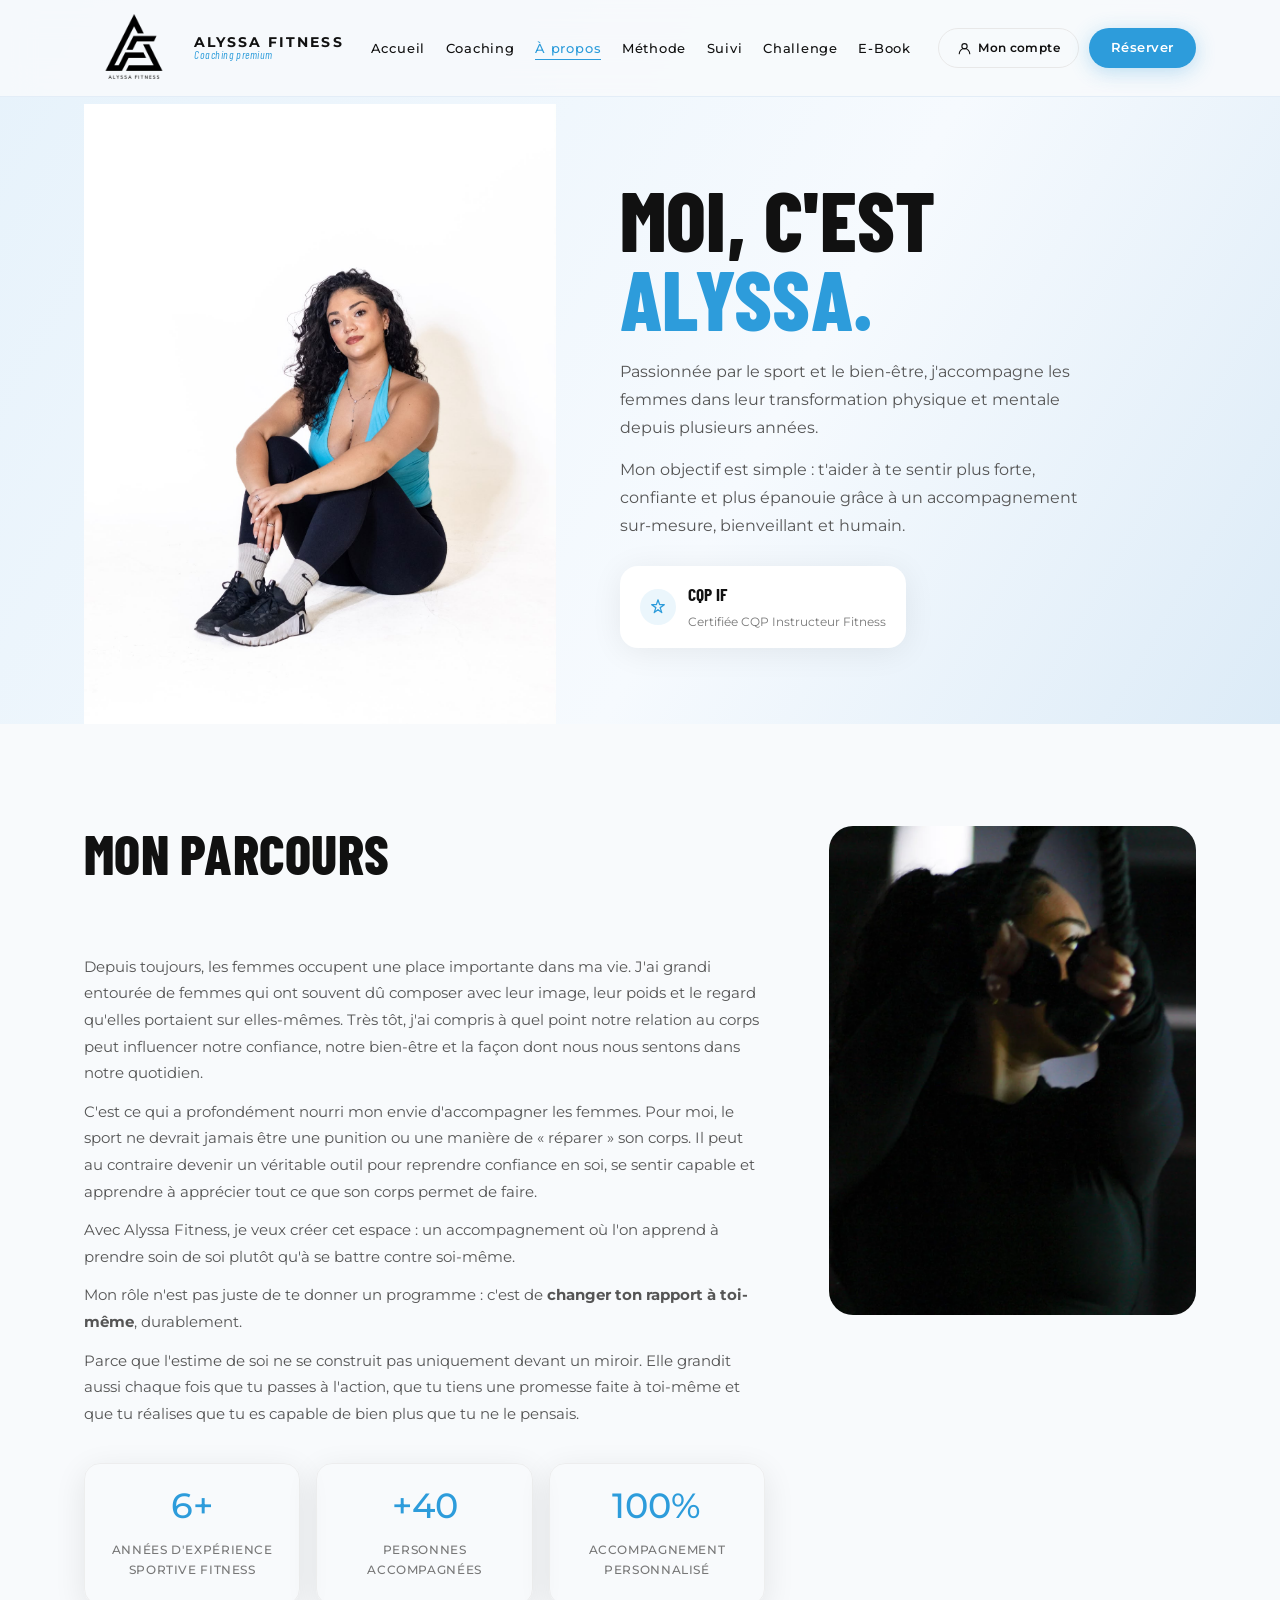
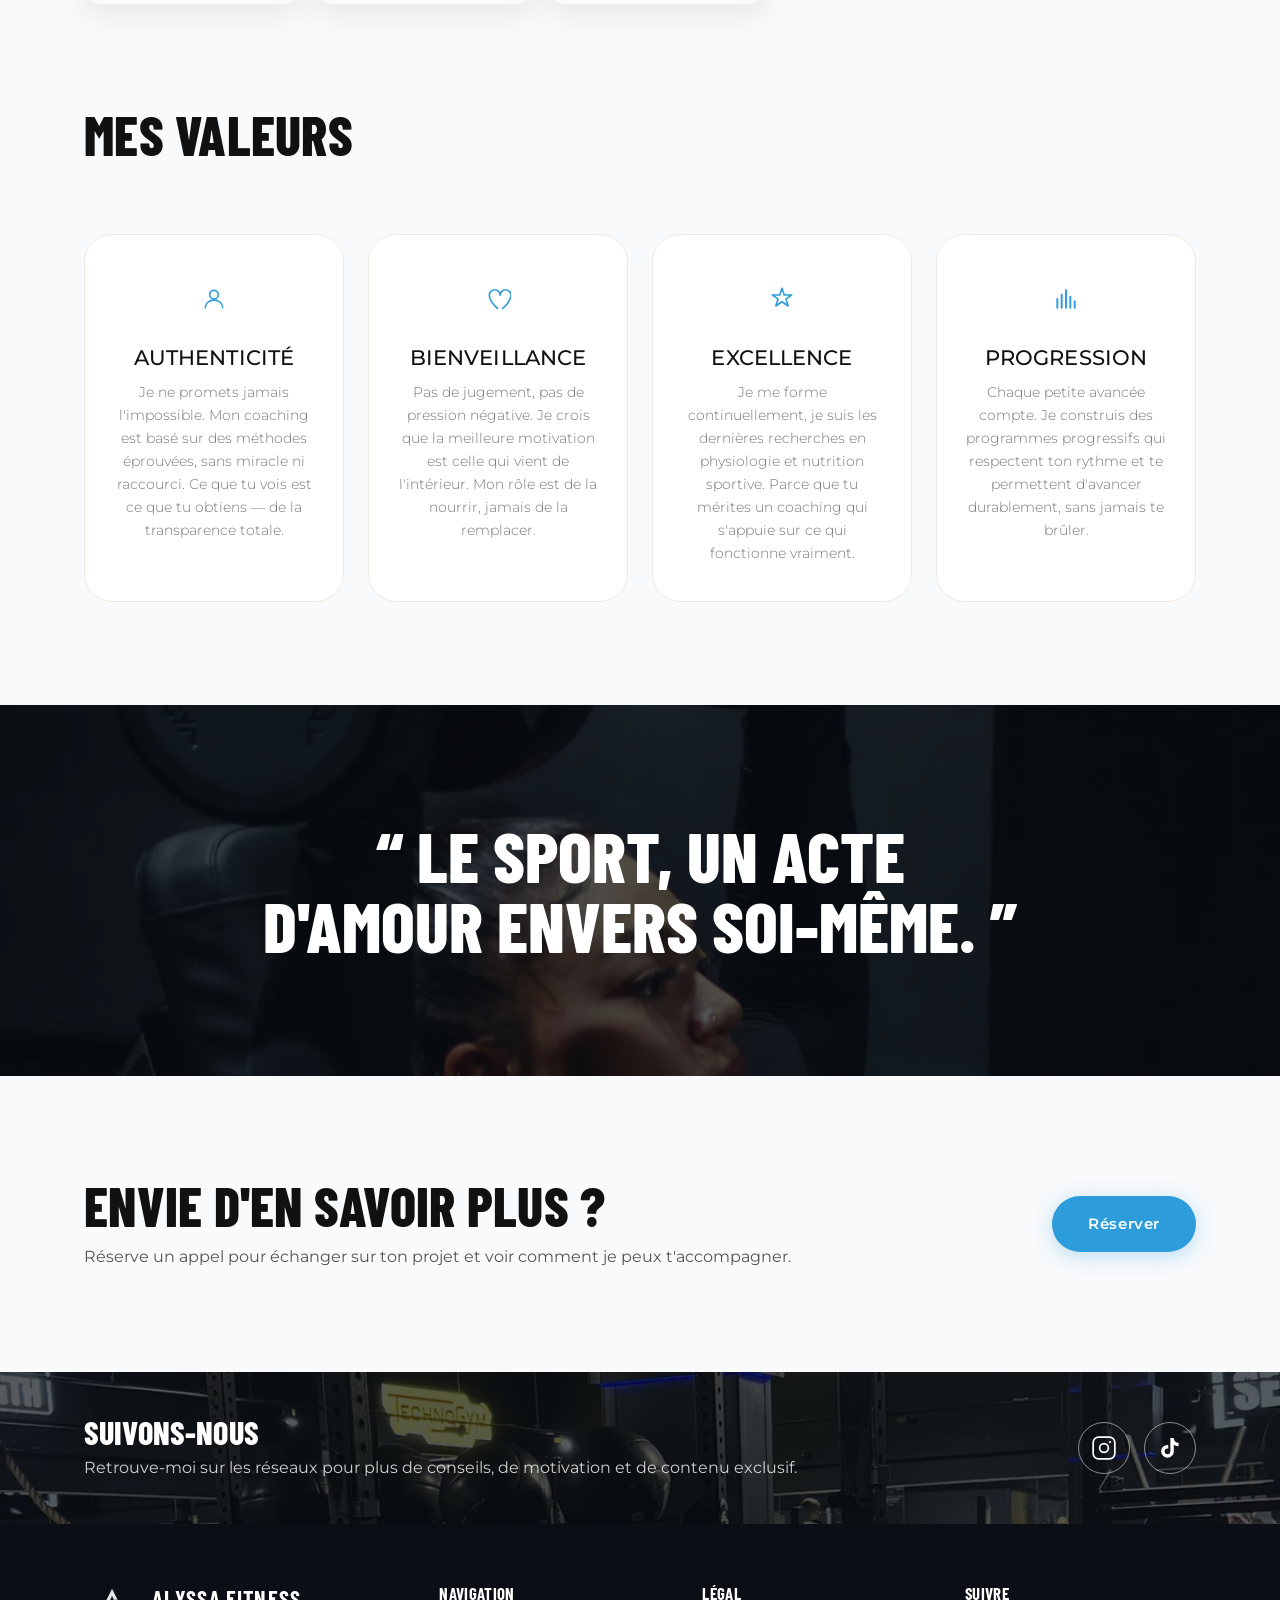
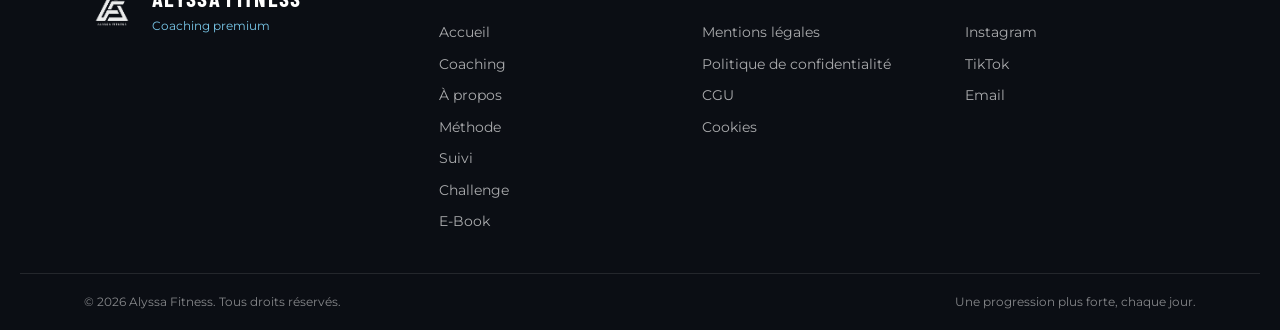
<file: a-propos.html>
<!DOCTYPE html>
<html lang="fr">
<head>
  <meta charset="UTF-8" />
  <meta name="viewport" content="width=device-width, initial-scale=1.0" />
  <link rel="icon" href="assets/favicon/favicon.ico?v=2" />
  <link rel="icon" type="image/png" sizes="32x32" href="assets/favicon/favicon-32x32.png?v=2" />
  <link rel="icon" type="image/png" sizes="16x16" href="assets/favicon/favicon-16x16.png?v=2" />
  <link rel="apple-touch-icon" href="assets/favicon/apple-touch-icon.png?v=2" />
  <meta property="og:type" content="website" />
  <meta property="og:title" content="À propos — Alyssa Fitness" />
  <meta property="og:description" content="Découvre le parcours d'Alyssa, coach fitness certifiée, et sa vision d'un accompagnement personnalisé et bienveillant." />
  <meta property="og:image" content="https://alyssa-fitness-v3.vercel.app/assets/og/alyssa-fitness-og.jpg?v=2" />
  <meta property="og:url" content="https://alyssa-fitness-v3.vercel.app/a-propos.html" />
  <meta name="twitter:card" content="summary_large_image" />
  <meta name="twitter:title" content="À propos — Alyssa Fitness" />
  <meta name="twitter:description" content="Découvre le parcours d'Alyssa, coach fitness certifiée, et sa vision d'un accompagnement personnalisé et bienveillant." />
  <meta name="twitter:image" content="https://alyssa-fitness-v3.vercel.app/assets/og/alyssa-fitness-og.jpg?v=2" />
  <meta name="description" content="Découvre Alyssa, coach fitness certifiée CQP. Son histoire, ses valeurs et sa philosophie bienveillante au service de la transformation féminine." />
  <title>À propos — Alyssa Fitness</title>

  <link rel="preconnect" href="https://fonts.googleapis.com" />
  <link rel="preconnect" href="https://fonts.gstatic.com" crossorigin />
  <link href="https://fonts.googleapis.com/css2?family=Playfair+Display:ital,wght@0,400;0,500;0,600;0,700;1,400;1,500&family=Montserrat:wght@300;400;500;600;700&display=swap" rel="stylesheet" />
  <link rel="stylesheet" href="global.css" />

  <style>
    /* ── HERO INTERNE ─────────────────────────────── */
    .hero-internal {
      padding-top: calc(var(--header-h) + 80px);
      padding-bottom: 80px;
      background: linear-gradient(135deg, #F8FAFC 0%, #EEF4FA 60%, #D4EDF8 100%);
      text-align: center;
      position: relative;
      overflow: hidden;
    }
    .hero-internal::before {
      content: '';
      position: absolute;
      top: -120px; right: -120px;
      width: 480px; height: 480px;
      border-radius: 50%;
      background: radial-gradient(circle, rgba(45,156,219,0.12) 0%, transparent 70%);
      pointer-events: none;
    }
    .hero-internal .eyebrow {
      display: inline-block;
      font-family: var(--font-body);
      font-size: 11px;
      font-weight: 600;
      letter-spacing: 0.2em;
      text-transform: uppercase;
      color: var(--rose-saumon);
      margin-bottom: 20px;
    }
    .hero-internal h1 {
      font-family: var(--font-heading);
      font-size: clamp(2.4rem, 5vw, 4rem);
      font-weight: 400;
      color: var(--noir-doux);
      line-height: 1.15;
      margin-bottom: 20px;
    }
    .hero-internal h1 em {
      font-style: italic;
      color: var(--rose-saumon);
    }
    .hero-internal .subtitle {
      font-family: var(--font-body);
      font-size: 1rem;
      font-weight: 300;
      color: #666;
      max-width: 520px;
      margin: 0 auto;
      line-height: 1.7;
    }

    /* ── BIO SECTION ─────────────────────────────── */
    .bio-grid {
      display: grid;
      grid-template-columns: 1fr 1.3fr;
      gap: 72px;
      align-items: center;
    }
    .bio-photo-wrap {
      display: flex;
      flex-direction: column;
      align-items: center;
      gap: 24px;
    }
    .bio-photo {
      width: 340px;
      height: 340px;
      border-radius: 50%;
      background: var(--beige-premium);
      position: relative;
      overflow: hidden;
      box-shadow: 0 20px 60px rgba(45,156,219,0.22);
    }
    .bio-photo img {
      width: 100%;
      height: 100%;
      object-fit: cover;
      object-position: center top;
      display: block;
      border-radius: 50%;
    }
    .bio-photo::after {
      content: '';
      position: absolute;
      inset: 0;
      border-radius: 50%;
      border: 3px solid rgba(45,156,219,0.25);
    }
    .bio-photo__initials {
      position: absolute;
      inset: 0;
      display: flex;
      align-items: center;
      justify-content: center;
      font-family: var(--font-heading);
      font-size: 5rem;
      font-style: italic;
      font-weight: 300;
      color: rgba(255,255,255,0.7);
      letter-spacing: -0.02em;
    }
    .bio-badge {
      display: inline-flex;
      align-items: center;
      gap: 10px;
      background: #fff;
      border: 1px solid #e8ddd5;
      border-radius: 50px;
      padding: 10px 20px;
      box-shadow: 0 4px 16px rgba(17,17,17,0.06);
    }
    .bio-badge__icon {
      width: 32px; height: 32px;
      background: var(--beige);
      border-radius: 50%;
      display: flex; align-items: center; justify-content: center;
      color: var(--rose-saumon);
    }
    .bio-badge__text {
      font-family: var(--font-body);
      font-size: 0.78rem;
      font-weight: 600;
      color: var(--noir-doux);
      letter-spacing: 0.04em;
    }

    .bio-text h2 {
      font-family: var(--font-heading);
      font-size: clamp(1.6rem, 3vw, 2.4rem);
      font-weight: 400;
      color: var(--noir-doux);
      margin-bottom: 20px;
    }
    .bio-text p {
      font-family: var(--font-body);
      font-size: 0.93rem;
      font-weight: 300;
      color: #555;
      line-height: 1.8;
      margin-bottom: 18px;
    }
    .bio-text p strong {
      font-weight: 600;
      color: var(--noir-doux);
    }

    /* KPI cards */
    .kpi-row {
      display: grid;
      grid-template-columns: repeat(3, 1fr);
      gap: 16px;
      margin-top: 36px;
    }
    .kpi-card {
      background: var(--beige);
      border-radius: 16px;
      padding: 24px 20px;
      text-align: center;
    }
    .kpi-card__num {
      font-family: var(--font-heading);
      font-size: 2.2rem;
      font-weight: 500;
      color: var(--rose-saumon);
      display: block;
      line-height: 1;
      margin-bottom: 8px;
    }
    .kpi-card__label {
      font-family: var(--font-body);
      font-size: 0.78rem;
      font-weight: 500;
      color: #777;
      letter-spacing: 0.05em;
    }

    /* ── VALEURS ─────────────────────────────────── */
    .valeurs-grid {
      display: grid;
      grid-template-columns: repeat(4, 1fr);
      gap: 24px;
    }
    .valeur-card {
      background: #fff;
      border-radius: 20px;
      padding: 36px 28px;
      text-align: center;
      border: 1px solid #f0e8e0;
      transition: transform 0.25s, box-shadow 0.25s;
    }
    .valeur-card:hover {
      transform: translateY(-4px);
      box-shadow: 0 12px 40px rgba(17,17,17,0.08);
    }
    .valeur-card__icon {
      width: 56px; height: 56px;
      border-radius: 50%;
      background: var(--beige);
      display: flex; align-items: center; justify-content: center;
      margin: 0 auto 20px;
      color: var(--rose-saumon);
    }
    .valeur-card__title {
      font-family: var(--font-heading);
      font-size: 1.3rem;
      font-weight: 500;
      color: var(--noir-doux);
      margin-bottom: 12px;
    }
    .valeur-card__text {
      font-family: var(--font-body);
      font-size: 0.85rem;
      font-weight: 300;
      color: #777;
      line-height: 1.7;
    }

    /* ── VISION ──────────────────────────────────── */
    .vision-section {
      background: var(--beige);
      text-align: center;
      padding: 100px 24px;
    }
    .vision-eyebrow {
      display: inline-block;
      font-family: var(--font-body);
      font-size: 11px;
      font-weight: 600;
      letter-spacing: 0.2em;
      text-transform: uppercase;
      color: var(--rose-saumon);
      margin-bottom: 16px;
    }
    .vision-text {
      font-family: var(--font-body);
      font-size: 0.95rem;
      font-weight: 300;
      color: #666;
      max-width: 640px;
      margin: 0 auto 40px;
      line-height: 1.8;
    }
    .vision-quote {
      font-family: var(--font-heading);
      font-size: clamp(1.8rem, 4vw, 3rem);
      font-style: italic;
      font-weight: 300;
      color: var(--rose-saumon);
      max-width: 760px;
      margin: 0 auto;
      line-height: 1.3;
    }
    .vision-quote::before { content: '\201C'; }
    .vision-quote::after  { content: '\201D'; }

    /* ── CONFIANCE ───────────────────────────────── */
    .confiance-grid {
      display: grid;
      grid-template-columns: repeat(3, 1fr);
      gap: 32px;
    }
    .confiance-card {
      display: flex;
      flex-direction: column;
      align-items: flex-start;
      gap: 14px;
      padding: 36px 32px;
      background: #fff;
      border-radius: 20px;
      border-left: 3px solid var(--rose-saumon);
      box-shadow: 0 4px 20px rgba(17,17,17,0.05);
    }
    .confiance-card__icon {
      color: var(--rose-saumon);
    }
    .confiance-card__title {
      font-family: var(--font-heading);
      font-size: 1.25rem;
      font-weight: 500;
      color: var(--noir-doux);
    }
    .confiance-card__text {
      font-family: var(--font-body);
      font-size: 0.88rem;
      font-weight: 300;
      color: #666;
      line-height: 1.7;
    }

    /* ── CTA FINAL ───────────────────────────────── */
    .section--cta {
      background: linear-gradient(120deg, var(--noir-doux) 0%, #2a1e1c 100%);
      text-align: center;
      padding: 100px 24px;
    }
    .section--cta .eyebrow-cta {
      color: var(--rose-saumon);
      font-family: var(--font-body);
      font-size: 11px;
      font-weight: 600;
      letter-spacing: 0.2em;
      text-transform: uppercase;
      display: block;
      margin-bottom: 18px;
    }
    .section--cta h2 {
      font-family: var(--font-heading);
      font-size: clamp(2rem, 4vw, 3.2rem);
      font-weight: 400;
      color: #fff;
      margin-bottom: 16px;
    }
    .section--cta p {
      font-family: var(--font-body);
      font-size: 0.95rem;
      font-weight: 300;
      color: rgba(255,255,255,0.6);
      margin-bottom: 40px;
      max-width: 480px;
      margin-left: auto;
      margin-right: auto;
    }
    .cta-btns {
      display: flex;
      gap: 16px;
      justify-content: center;
      flex-wrap: wrap;
    }

    /* ── RESPONSIVE ──────────────────────────────── */
    @media (max-width: 1024px) {
      .valeurs-grid { grid-template-columns: repeat(2, 1fr); }
    }
    @media (max-width: 860px) {
      .bio-grid { grid-template-columns: 1fr; gap: 40px; }
      .bio-photo { width: 240px; height: 240px; }
      .kpi-row { grid-template-columns: repeat(3, 1fr); gap: 12px; }
      .confiance-grid { grid-template-columns: 1fr; gap: 20px; }
    }
    @media (max-width: 600px) {
      .valeurs-grid { grid-template-columns: 1fr; }
      .kpi-row { grid-template-columns: repeat(3, 1fr); }
      .kpi-card__num { font-size: 1.6rem; }
    }
  </style>
<link href="https://fonts.googleapis.com/css2?family=Barlow+Condensed:wght@600;700;800&display=swap" rel="stylesheet" />
  <link rel="stylesheet" href="elevate.css" />
</head>
<body>

  <!-- ═══ HEADER ═══ -->
  <header class="header" id="header">
    <div class="header__inner container">
      <a href="index.html" class="header__logo">
        <img src="assets/logo-transparent.png" class="logo-img" alt="Alyssa Fitness" />
        <div class="logo-wordmark">
          <span class="logo-wordmark__name">Alyssa Fitness</span>
          <span class="logo-wordmark__sub">Coaching premium</span>
        </div>
      </a>
      <nav class="header__nav">
        <ul class="nav-list">
          <li><a href="index.html" class="nav-link">Accueil</a></li>
          <li><a href="coaching.html" class="nav-link">Coaching</a></li>
          <li><a href="a-propos.html" class="nav-link active">À propos</a></li>
          <li><a href="methode.html" class="nav-link">Méthode</a></li>
          <li><a href="suivi.html" class="nav-link">Suivi</a></li>
          <li><a href="challenge.html" class="nav-link">Challenge</a></li><li><a href="ebook.html" class="nav-link">E-Book</a></li>
        </ul>
      </nav>
      <div class="header__ctas">
        <a href="compte.html" class="btn--compte">
          <svg viewBox="0 0 20 20" fill="none" width="15"><circle cx="10" cy="7" r="3.5" stroke="currentColor" stroke-width="1.5"/><path d="M3 17c0-3.866 3.134-7 7-7s7 3.134 7 7" stroke="currentColor" stroke-width="1.5" stroke-linecap="round"/></svg>
          Mon compte
        </a>
        <a href="reservation.html" class="btn btn--primary btn--sm btn--reserv-desktop">Réserver</a>
      </div>
      <button class="burger" id="burger" aria-label="Ouvrir le menu" aria-expanded="false" aria-controls="mobile-menu"><span></span><span></span><span></span></button>
    </div>
    <div class="mobile-menu" id="mobile-menu">
      <ul class="mobile-nav-list">
        <li><a href="index.html" class="mobile-nav-link">Accueil</a></li>
        <li><a href="coaching.html" class="mobile-nav-link">Coaching</a></li>
        <li><a href="a-propos.html" class="mobile-nav-link">À propos</a></li>
        <li><a href="methode.html" class="mobile-nav-link">Méthode</a></li>
        <li><a href="suivi.html" class="mobile-nav-link">Suivi</a></li>
        <li><a href="challenge.html" class="mobile-nav-link">Challenge</a></li><li><a href="ebook.html" class="mobile-nav-link">E-Book</a></li>
      </ul>
      <div class="mobile-menu__ctas">
        <a href="compte.html" class="btn btn--ghost mobile-cta">Mon compte</a>
        <a href="reservation.html" class="btn btn--primary mobile-cta">Réserver</a>
      </div>
    </div>
  </header>

  <main>

    <!-- ═══ HAUT : portrait + intro ═══ -->
    <section class="ap-top">
      <div class="container ap-top__grid">
        <div class="ap-top__photo reveal"><img src="assets/images/alyssa/alyssa-portrait-assise.jpg" alt="Alyssa, coach fitness pour femmes" loading="eager" /></div>
        <div class="ap-top__text reveal">
          <h1>Moi, c'est <em>Alyssa.</em></h1>
          <p>Passionnée par le sport et le bien-être, j'accompagne les femmes dans leur transformation physique et mentale depuis plusieurs années.</p>
          <p>Mon objectif est simple : t'aider à te sentir plus forte, confiante et plus épanouie grâce à un accompagnement sur-mesure, bienveillant et humain.</p>
          <div class="ap-cqp"><span class="ap-cqp__icon"><svg viewBox="0 0 20 20" fill="none" width="18"><path d="M10 2l1.8 5.4H17l-4.6 3.3 1.8 5.5L10 13l-4.2 3.2 1.8-5.5L3 7.4h5.2L10 2z" stroke="currentColor" stroke-width="1.4" stroke-linejoin="round"/></svg></span><span><strong>CQP IF</strong><small>Certifiée CQP Instructeur Fitness</small></span></div>
        </div>
      </div>
    </section>

    <!-- ═══ MON PARCOURS ═══ -->
    <section class="section section--white">
      <div class="container ap-parcours">
        <div class="ap-parcours__text">
          <h2 class="section-title">Mon parcours</h2>
          <p>Depuis toujours, les femmes occupent une place importante dans ma vie. J'ai grandi entourée de femmes qui ont souvent dû composer avec leur image, leur poids et le regard qu'elles portaient sur elles-mêmes. Très tôt, j'ai compris à quel point notre relation au corps peut influencer notre confiance, notre bien-être et la façon dont nous nous sentons dans notre quotidien.</p><p>C'est ce qui a profondément nourri mon envie d'accompagner les femmes. Pour moi, le sport ne devrait jamais être une punition ou une manière de « réparer » son corps. Il peut au contraire devenir un véritable outil pour reprendre confiance en soi, se sentir capable et apprendre à apprécier tout ce que son corps permet de faire.</p><p>Avec Alyssa Fitness, je veux créer cet espace : un accompagnement où l'on apprend à prendre soin de soi plutôt qu'à se battre contre soi-même.</p><p>Mon rôle n'est pas juste de te donner un programme : c'est de <strong>changer ton rapport à toi-même</strong>, durablement.</p><p>Parce que l'estime de soi ne se construit pas uniquement devant un miroir. Elle grandit aussi chaque fois que tu passes à l'action, que tu tiens une promesse faite à toi-même et que tu réalises que tu es capable de bien plus que tu ne le pensais.</p>
          <div class="kpi-row">
          <div class="kpi-card"><span class="kpi-card__num">6+</span><span class="kpi-card__label">Années d'expérience sportive fitness</span></div>
          <div class="kpi-card"><span class="kpi-card__num">+40</span><span class="kpi-card__label">personnes accompagnées</span></div>
          <div class="kpi-card"><span class="kpi-card__num">100%</span><span class="kpi-card__label">Accompagnement personnalisé</span></div>
        </div>
        </div>
        <div class="ap-parcours__img reveal"><img src="assets/images/alyssa/alyssa-rope-training.webp" alt="Alyssa à l'entraînement" loading="lazy" /></div>
      </div>
    </section>

    <!-- ═══ VALEURS ═══ -->
    <section class="section section--white" style="padding-top:0;">
      <div class="container">
        <h2 class="section-title">Mes valeurs</h2>
        <div class="valeurs-grid">

          <div class="valeur-card">
            <div class="valeur-card__icon">
              <svg viewBox="0 0 24 24" fill="none" width="26">
                <circle cx="12" cy="8" r="4" stroke="currentColor" stroke-width="1.5"/>
                <path d="M4 20c0-4 3.582-7 8-7s8 3 8 7" stroke="currentColor" stroke-width="1.5" stroke-linecap="round"/>
              </svg>
            </div>
            <h3 class="valeur-card__title">Authenticité</h3>
            <p class="valeur-card__text">Je ne promets jamais l'impossible. Mon coaching est basé sur des méthodes éprouvées, sans miracle ni raccourci. Ce que tu vois est ce que tu obtiens — de la transparence totale.</p>
          </div>

          <div class="valeur-card">
            <div class="valeur-card__icon">
              <svg viewBox="0 0 24 24" fill="none" width="26">
                <path d="M12 21C12 21 4 14.5 4 8.5a5 5 0 0110 0 5 5 0 0110 0c0 6-8 12.5-8 12.5" stroke="currentColor" stroke-width="1.5" stroke-linejoin="round"/>
              </svg>
            </div>
            <h3 class="valeur-card__title">Bienveillance</h3>
            <p class="valeur-card__text">Pas de jugement, pas de pression négative. Je crois que la meilleure motivation est celle qui vient de l'intérieur. Mon rôle est de la nourrir, jamais de la remplacer.</p>
          </div>

          <div class="valeur-card">
            <div class="valeur-card__icon">
              <svg viewBox="0 0 24 24" fill="none" width="26">
                <path d="M12 2l2.09 6.26H21l-5.4 3.92 2.08 6.26L12 14.52l-5.68 3.92 2.08-6.26L3 8.26h6.91L12 2z" stroke="currentColor" stroke-width="1.5" stroke-linejoin="round"/>
              </svg>
            </div>
            <h3 class="valeur-card__title">Excellence</h3>
            <p class="valeur-card__text">Je me forme continuellement, je suis les dernières recherches en physiologie et nutrition sportive. Parce que tu mérites un coaching qui s'appuie sur ce qui fonctionne vraiment.</p>
          </div>

          <div class="valeur-card">
            <div class="valeur-card__icon">
              <svg viewBox="0 0 24 24" fill="none" width="26">
                <path d="M4 20V12M8 20V8M12 20V4M16 20V10M20 20V14" stroke="currentColor" stroke-width="1.8" stroke-linecap="round"/>
              </svg>
            </div>
            <h3 class="valeur-card__title">Progression</h3>
            <p class="valeur-card__text">Chaque petite avancée compte. Je construis des programmes progressifs qui respectent ton rythme et te permettent d'avancer durablement, sans jamais te brûler.</p>
          </div>

        
        </div>
      </div>
    </section>

    <!-- ═══ CITATION ═══ -->
    <section class="ap-quote" style="--pg-img:url(assets/images/alyssa/alyssa-dumbbell-press.webp)">
      <div class="container">
        <blockquote>“ Le sport, un acte d'amour envers soi-même. ”</blockquote>
      </div>
    </section>

    <!-- ═══ EN SAVOIR PLUS ═══ -->
    <section class="section section--white">
      <div class="container ap-more">
        <div>
          <h2 class="section-title" style="margin-bottom:10px;">Envie d'en savoir plus ?</h2>
          <p>Réserve un appel pour échanger sur ton projet et voir comment je peux t'accompagner.</p>
        </div>
        <a href="reservation.html" class="btn btn--primary btn--lg">Réserver</a>
      </div>
    </section>

    <!-- ═══ SUIVONS-NOUS ═══ -->
    <section class="ap-follow" style="--pg-img:url(assets/images/alyssa/alyssa-squat-rack.webp)">
      <div class="container ap-follow__inner">
        <div>
          <h2>Suivons-nous</h2>
          <p>Retrouve-moi sur les réseaux pour plus de conseils, de motivation et de contenu exclusif.</p>
        </div>
        <div class="ap-follow__icons">
          <a href="https://www.instagram.com/alyssa_hdd" target="_blank" rel="noopener noreferrer" aria-label="Instagram"><svg viewBox="0 0 24 24" fill="none" width="26"><rect x="2" y="2" width="20" height="20" rx="5" stroke="currentColor" stroke-width="1.6"/><circle cx="12" cy="12" r="4" stroke="currentColor" stroke-width="1.6"/><circle cx="17.5" cy="6.5" r="1" fill="currentColor"/></svg></a>
          <a href="https://www.tiktok.com/@alyssa_hdd" target="_blank" rel="noopener noreferrer" aria-label="TikTok"><svg viewBox="0 0 24 24" width="24" height="24" fill="currentColor"><path d="M19.59 6.69a4.83 4.83 0 0 1-3.77-4.25V2h-3.45v13.67a2.89 2.89 0 0 1-2.88 2.5 2.89 2.89 0 0 1-2.89-2.89 2.89 2.89 0 0 1 2.89-2.89c.28 0 .54.04.79.1V9.01a6.33 6.33 0 0 0-.79-.05 6.34 6.34 0 0 0-6.34 6.34 6.34 6.34 0 0 0 6.34 6.34 6.34 6.34 0 0 0 6.34-6.34V8.69a8.18 8.18 0 0 0 4.77 1.52V6.76a4.85 4.85 0 0 1-1.01-.07z"/></svg></a>
        </div>
      </div>
    </section>

  </main>

  <!-- ═══ FOOTER ═══ -->
  <footer class="elv-footer" role="contentinfo">
    <div class="container elv-footer__grid">
      <div class="elv-footer__brand">
        <a href="index.html" class="elv-footer__logo" aria-label="Alyssa Fitness">
          <img src="assets/logo-white.png" class="logo-img logo-img--footer" alt="Alyssa Fitness" />
          <span><strong>Alyssa Fitness</strong><em>Coaching premium</em></span>
        </a>
      </div>
      <nav class="elv-footer__col" aria-label="Navigation">
        <h4>Navigation</h4>
        <ul>
          <li><a href="index.html">Accueil</a></li><li><a href="coaching.html">Coaching</a></li><li><a href="a-propos.html">À propos</a></li><li><a href="methode.html">Méthode</a></li><li><a href="suivi.html">Suivi</a></li><li><a href="challenge.html">Challenge</a></li><li><a href="ebook.html">E-Book</a></li>
        </ul>
      </nav>
      <nav class="elv-footer__col" aria-label="Légal">
        <h4>Légal</h4>
        <ul><li><a href="#">Mentions légales</a></li><li><a href="#">Politique de confidentialité</a></li><li><a href="#">CGU</a></li><li><a href="#">Cookies</a></li></ul>
      </nav>
      <div class="elv-footer__col">
        <h4>Suivre</h4>
        <ul>
          <li><a href="https://www.instagram.com/alyssa_hdd" target="_blank" rel="noopener noreferrer">Instagram</a></li>
          <li><a href="https://www.tiktok.com/@alyssa_hdd" target="_blank" rel="noopener noreferrer">TikTok</a></li>
          <li><a href="mailto:alyssapro.coaching@gmail.com">Email</a></li>
        </ul>
      </div>
    </div>
    <div class="container elv-footer__bottom">
      <span>© 2026 Alyssa Fitness. Tous droits réservés.</span>
      <span>Une progression plus forte, chaque jour.</span>
    </div>
  </footer>

  <script src="global.js"></script>
</body>
</html>
</file>
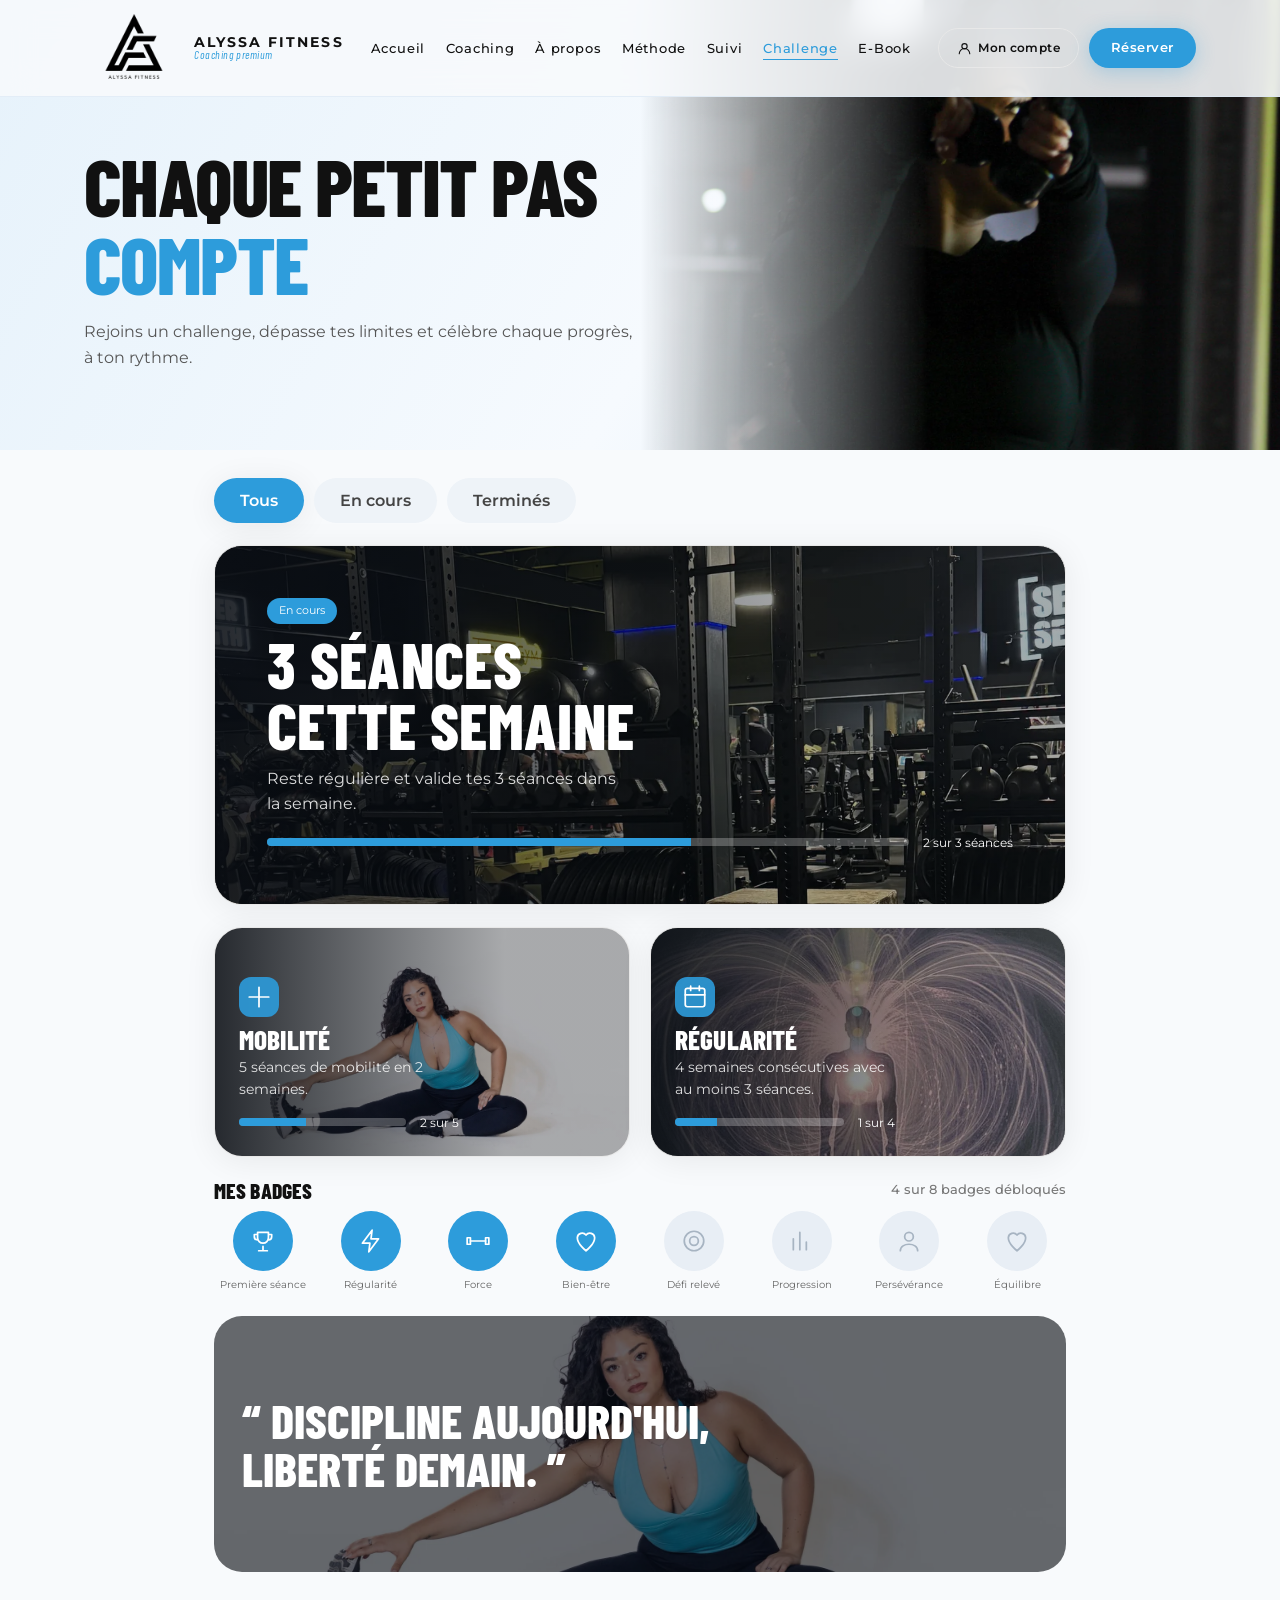
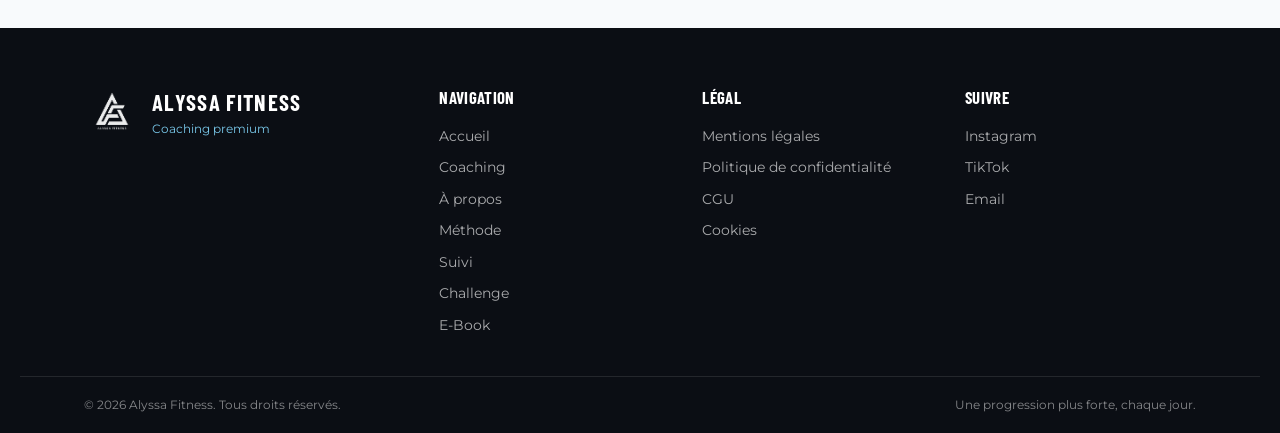
<file: challenge.html>
<!DOCTYPE html>
<html lang="fr">
<head>
  <meta charset="UTF-8" />
  <meta name="description" content="Relevez des challenges fitness et remportez des badges dans votre espace Alyssa Fitness." />
  <meta name="viewport" content="width=device-width, initial-scale=1.0" />
  <link rel="icon" href="assets/favicon/favicon.ico?v=2" />
  <link rel="icon" type="image/png" sizes="32x32" href="assets/favicon/favicon-32x32.png?v=2" />
  <link rel="icon" type="image/png" sizes="16x16" href="assets/favicon/favicon-16x16.png?v=2" />
  <link rel="apple-touch-icon" href="assets/favicon/apple-touch-icon.png?v=2" />
  <meta property="og:type" content="website" />
  <meta property="og:title" content="Challenges — Alyssa Fitness" />
  <meta property="og:description" content="Relevez des challenges fitness et gagnez des badges dans votre espace client Alyssa Fitness." />
  <meta property="og:image" content="https://alyssa-fitness-v3.vercel.app/assets/og/alyssa-fitness-og.jpg?v=2" />
  <meta property="og:url" content="https://alyssa-fitness-v3.vercel.app/challenge.html" />
  <meta name="twitter:card" content="summary_large_image" />
  <meta name="twitter:title" content="Challenges — Alyssa Fitness" />
  <meta name="twitter:description" content="Relevez des challenges fitness et gagnez des badges dans votre espace client Alyssa Fitness." />
  <meta name="twitter:image" content="https://alyssa-fitness-v3.vercel.app/assets/og/alyssa-fitness-og.jpg?v=2" />
  <title>Challenges — Alyssa Fitness</title>
  <link rel="preconnect" href="https://fonts.googleapis.com" />
  <link rel="preconnect" href="https://fonts.gstatic.com" crossorigin />
  <link href="https://fonts.googleapis.com/css2?family=Playfair+Display:ital,wght@0,400;0,500;0,600;0,700;1,400;1,500&family=Montserrat:wght@300;400;500;600;700&display=swap" rel="stylesheet" />
  <link rel="stylesheet" href="global.css" />
  <style>
    /* ─── HERO CHALLENGE ─────────────────────────────── */
    .chall-hero {
      padding-top: calc(var(--header-h) + 56px);
      padding-bottom: 56px;
      background: linear-gradient(135deg, var(--beige-premium) 0%, #D4EDF8 60%, rgba(45,156,219,.15) 100%);
      position: relative; overflow: hidden; text-align: center;
    }
    .chall-hero::before {
      content: ''; position: absolute; top: -120px; right: -120px;
      width: 500px; height: 500px; border-radius: 50%;
      background: radial-gradient(circle, rgba(45,156,219,.1) 0%, transparent 70%);
    }
    .chall-hero::after {
      content: ''; position: absolute; bottom: -80px; left: -80px;
      width: 350px; height: 350px; border-radius: 50%;
      background: radial-gradient(circle, rgba(243,179,173,.12) 0%, transparent 70%);
    }
    .chall-hero__inner { position: relative; z-index: 1; }
    .chall-hero__eyebrow { font-size:.68rem; font-weight:700; letter-spacing:.2em; text-transform:uppercase; color:var(--rose-saumon); margin-bottom:12px; }
    .chall-hero__title { font-family:var(--font-titre); font-size:clamp(2.2rem,5vw,3.8rem); font-weight:400; color:var(--noir-doux); line-height:1.1; margin-bottom:14px; letter-spacing:-.02em; }
    .chall-hero__title em { font-style:italic; color:var(--rose-saumon); }
    .chall-hero__sub { font-size:.97rem; color:var(--texte-corps); max-width:520px; margin:0 auto 36px; line-height:1.75; }

    /* Points & level bar */
    .level-card {
      display: inline-flex; align-items: center; gap: 20px;
      background: #fff; border-radius: var(--radius-xl);
      padding: 20px 32px; box-shadow: var(--ombre-forte);
      border: 1px solid var(--gris-clair);
    }
    .level-card__badge {
      width: 56px; height: 56px; border-radius: 50%;
      background: linear-gradient(135deg, var(--rose-saumon), #1A7AB5);
      display: flex; align-items: center; justify-content: center;
      font-size: 1.5rem; flex-shrink: 0;
      box-shadow: 0 6px 20px rgba(45,156,219,.4);
    }
    .level-card__info { text-align: left; }
    .level-card__level { font-size:.7rem; font-weight:700; letter-spacing:.12em; text-transform:uppercase; color:var(--gris-texte); margin-bottom:4px; }
    .level-card__name  { font-family:var(--font-titre); font-size:1.3rem; font-weight:500; color:var(--noir-doux); margin-bottom:8px; }
    .level-card__pts   { font-size:.78rem; color:var(--texte-corps); margin-bottom:6px; }
    .level-card__pts strong { color:var(--rose-saumon); font-weight:700; }
    .level-card__bar   { width: 200px; }
    .level-card__bar-labels { display:flex; justify-content:space-between; font-size:.65rem; color:var(--gris-texte); margin-top:4px; }

    /* Streak */
    .streak-row {
      display: flex; align-items: center; gap: 8px;
      margin: 0 16px;
      background: linear-gradient(135deg, rgba(244,197,122,.15), rgba(244,197,122,.05));
      border: 1px solid rgba(244,197,122,.3); border-radius: var(--radius-full);
      padding: 10px 20px; white-space: nowrap;
    }
    .streak-row__fire { font-size: 1.4rem; }
    .streak-row__num  { font-family:var(--font-titre); font-size:1.6rem; font-weight:500; color:var(--noir-doux); }
    .streak-row__label { font-size:.78rem; color:var(--texte-corps); font-weight:500; }

    /* ─── MAIN ────────────────────────────────────────── */
    .chall-main { padding: 56px 0 80px; }

    .chall-section-title { font-family:var(--font-titre); font-size:clamp(1.6rem,3vw,2.2rem); font-weight:400; color:var(--noir-doux); margin-bottom:24px; }
    .chall-section-title em { font-style:italic; color:var(--rose-saumon); }

    /* Tab nav */
    .tab-nav { display:flex; gap:4px; background:var(--beige-premium); border-radius:var(--radius-full); padding:4px; border:1px solid var(--gris-clair); width:fit-content; margin-bottom:28px; }
    .tab-btn { padding:9px 20px; border-radius:var(--radius-full); font-size:.8rem; font-weight:600; cursor:pointer; transition:all .25s; color:var(--texte-corps); border:none; background:transparent; }
    .tab-btn.active { background:#fff; color:var(--noir-doux); box-shadow:var(--ombre-card); }

    /* Challenge cards */
    .chall-grid { display:grid; grid-template-columns:repeat(3,1fr); gap:20px; margin-bottom:20px; }

    .chall-card {
      background: #fff; border:1px solid var(--gris-clair);
      border-radius: var(--radius-lg); overflow:hidden;
      box-shadow: var(--ombre-card); transition:all .3s;
    }
    .chall-card:hover { transform:translateY(-4px); box-shadow:var(--ombre-hover); border-color:var(--rose-clair); }
    .chall-card--active { border-color:rgba(45,156,219,.3); background:linear-gradient(180deg,rgba(45,156,219,.03),#fff 120px); }
    .chall-card--done { opacity:.85; }

    .chall-card__header {
      padding: 20px 20px 0;
      display: flex; align-items: flex-start; justify-content: space-between;
    }
    .chall-card__icon-wrap {
      width: 52px; height: 52px; border-radius: 14px;
      display: flex; align-items: center; justify-content: center;
      font-size: 1.6rem;
    }
    .chall-card__icon-wrap--active { background:rgba(45,156,219,.1); }
    .chall-card__icon-wrap--done   { background:rgba(109,190,154,.1); }
    .chall-card__icon-wrap--locked { background:rgba(232,232,232,.5); filter:grayscale(1); }

    .chall-card__status-badge {
      font-size:.65rem; font-weight:700; letter-spacing:.1em; text-transform:uppercase;
      padding:4px 12px; border-radius:var(--radius-full);
    }
    .chall-card__status-badge--active { background:rgba(45,156,219,.12); color:var(--rose-saumon); }
    .chall-card__status-badge--done   { background:rgba(109,190,154,.15); color:#3d9974; }
    .chall-card__status-badge--locked { background:var(--gris-clair); color:var(--gris-texte); }

    .chall-card__body { padding: 16px 20px 20px; }
    .chall-card__title { font-family:var(--font-titre); font-size:1.15rem; font-weight:500; color:var(--noir-doux); margin-bottom:6px; }
    .chall-card__desc  { font-size:.82rem; color:var(--texte-corps); line-height:1.65; margin-bottom:14px; }

    .chall-card__meta { display:flex; gap:12px; flex-wrap:wrap; margin-bottom:14px; }
    .chall-meta-item { display:flex; align-items:center; gap:4px; font-size:.72rem; color:var(--gris-texte); font-weight:500; }
    .chall-meta-item svg { width:13px; height:13px; }

    .chall-card__points { font-size:.78rem; font-weight:700; color:var(--rose-saumon); margin-bottom:14px; }

    .chall-card__progress-label { display:flex; justify-content:space-between; font-size:.72rem; margin-bottom:6px; }
    .chall-card__progress-label span:first-child { color:var(--texte-corps); }
    .chall-card__progress-label span:last-child  { font-weight:700; color:var(--rose-saumon); }
    .chall-card__progress-label--done span:last-child { color:var(--success); }

    /* Badges section */
    .badges-section { background:var(--beige-premium); border-radius:var(--radius-xl); padding:36px; margin-bottom:32px; }
    .badges-grid { display:grid; grid-template-columns:repeat(6,1fr); gap:16px; }
    .badge-item { display:flex; flex-direction:column; align-items:center; gap:8px; text-align:center; }
    .badge-item__icon {
      width:64px; height:64px; border-radius:50%;
      display:flex; align-items:center; justify-content:center; font-size:1.8rem;
      transition:transform .3s;
    }
    .badge-item__icon:hover { transform:scale(1.1) rotate(5deg); }
    .badge-item__icon--earned  { box-shadow:0 4px 20px rgba(0,0,0,.1); }
    .badge-item__icon--locked  { filter:grayscale(1); opacity:.35; }
    .badge-item__name  { font-size:.7rem; font-weight:600; color:var(--noir-doux); line-height:1.3; }
    .badge-item__name--locked { color:var(--gris-texte); }
    .badge-item__pts   { font-size:.65rem; color:var(--rose-saumon); font-weight:700; }

    /* Points leaderboard feeling */
    .points-card {
      background: linear-gradient(135deg, var(--noir-doux), #2a2a2a);
      border-radius: var(--radius-xl); padding:32px;
      display: flex; align-items: center; justify-content: space-between;
      gap: 24px; flex-wrap: wrap;
      position: relative; overflow: hidden;
    }
    .points-card::before {
      content: '★'; position: absolute; right: 20px; top: 50%; transform: translateY(-50%);
      font-size: 160px; opacity: .04; color: var(--warning); line-height: 1;
      pointer-events: none;
    }
    .points-card__left { position: relative; z-index: 1; }
    .points-card__eyebrow { font-size:.68rem; font-weight:700; letter-spacing:.2em; text-transform:uppercase; color:var(--rose-clair); margin-bottom:8px; }
    .points-card__val { font-family:var(--font-titre); font-size:clamp(2.5rem,5vw,4rem); font-weight:400; color:#fff; line-height:1; margin-bottom:6px; }
    .points-card__val span { font-size:1rem; color:rgba(255,255,255,.5); font-family:var(--font-corps); }
    .points-card__sub { font-size:.88rem; color:rgba(255,255,255,.6); }
    .points-card__right { display:flex; flex-direction:column; gap:12px; position: relative; z-index:1; }
    .points-stat { display:flex; align-items:center; gap:12px; }
    .points-stat__icon { width:36px; height:36px; border-radius:10px; background:rgba(255,255,255,.08); display:flex; align-items:center; justify-content:center; }
    .points-stat__icon svg { width:18px; height:18px; color:var(--rose-clair); }
    .points-stat__label { font-size:.72rem; color:rgba(255,255,255,.5); margin-bottom:2px; }
    .points-stat__val   { font-size:.88rem; font-weight:700; color:#fff; }

    @media (max-width:1024px) {
      .chall-grid { grid-template-columns:repeat(2,1fr); }
      .badges-grid { grid-template-columns:repeat(4,1fr); }
    }
    @media (max-width:640px) {
      .chall-grid { grid-template-columns:1fr; }
      .badges-grid { grid-template-columns:repeat(3,1fr); }
      .level-card { flex-direction:column; text-align:center; }
      .level-card__info { text-align:center; }
      .level-card__bar { width:160px; }
    }
  </style>
<link href="https://fonts.googleapis.com/css2?family=Barlow+Condensed:wght@600;700;800&display=swap" rel="stylesheet" />
  <link rel="stylesheet" href="elevate.css" />
</head>
<body>

  <!-- HEADER -->
  <header class="header" id="header">
    <div class="header__inner container">
      <a href="index.html" class="header__logo"><img src="assets/logo-transparent.png" class="logo-img" alt="Alyssa Fitness" /><div class="logo-wordmark"><span class="logo-wordmark__name">Alyssa Fitness</span><span class="logo-wordmark__sub">Coaching premium</span></div></a>
      <nav class="header__nav"><ul class="nav-list">
        <li><a href="index.html" class="nav-link">Accueil</a></li>
        <li><a href="coaching.html" class="nav-link">Coaching</a></li>
        <li><a href="a-propos.html" class="nav-link">À propos</a></li>
        <li><a href="methode.html" class="nav-link">Méthode</a></li>
        <li><a href="suivi.html" class="nav-link">Suivi</a></li>
        <li><a href="challenge.html" class="nav-link active">Challenge</a></li><li><a href="ebook.html" class="nav-link">E-Book</a></li>
      </ul></nav>
      <div class="header__ctas">
        <a href="compte.html" class="btn--compte"><svg viewBox="0 0 20 20" fill="none" width="15"><circle cx="10" cy="7" r="3.5" stroke="currentColor" stroke-width="1.5"/><path d="M3 17c0-3.866 3.134-7 7-7s7 3.134 7 7" stroke="currentColor" stroke-width="1.5" stroke-linecap="round"/></svg>Mon compte</a>
        <a href="reservation.html" class="btn btn--primary btn--sm">Réserver</a>
      </div>
      <button class="burger" id="burger" aria-label="Ouvrir le menu" aria-expanded="false" aria-controls="mobile-menu"><span></span><span></span><span></span></button>
    </div>
    <div class="mobile-menu" id="mobile-menu">
      <ul class="mobile-nav-list"><li><a href="index.html" class="mobile-nav-link">Accueil</a></li><li><a href="coaching.html" class="mobile-nav-link">Coaching</a></li><li><a href="a-propos.html" class="mobile-nav-link">À propos</a></li><li><a href="methode.html" class="mobile-nav-link">Méthode</a></li><li><a href="suivi.html" class="mobile-nav-link">Suivi</a></li><li><a href="challenge.html" class="mobile-nav-link">Challenge</a></li><li><a href="ebook.html" class="mobile-nav-link">E-Book</a></li></ul>
      <div class="mobile-menu__ctas"><a href="compte.html" class="btn btn--ghost mobile-cta">Mon compte</a><a href="reservation.html" class="btn btn--primary mobile-cta">Réserver</a></div>
    </div>
  </header>

  <!-- HERO -->
  <section class="chall-hero" style="--pg-img:url(assets/images/alyssa/alyssa-rope-training.webp)">
    <div class="container chall-hero__inner">
      <h1 class="chall-hero__title">Chaque petit pas <em>compte</em></h1>
      <p class="chall-hero__sub">Rejoins un challenge, dépasse tes limites et célèbre chaque progrès, à ton rythme.</p>
    </div>
  </section>

  <!-- MAIN -->
  <main class="container ch-wrap">
    <div class="ch-tabs" role="tablist">
      <button class="tab-btn active" type="button" onclick="filterChallenges('all', this)">Tous</button>
      <button class="tab-btn" type="button" onclick="filterChallenges('active', this)">En cours</button>
      <button class="tab-btn" type="button" onclick="filterChallenges('done', this)">Terminés</button>
    </div>

    <article class="chall-card ch-main" data-status="active" style="--pg-img:url(assets/images/alyssa/alyssa-squat-rack.webp)">
      <span class="ch-tag">En cours</span>
      <h2>3 séances<br/>cette semaine</h2>
      <p>Reste régulière et valide tes 3 séances dans la semaine.</p>
      <div class="ch-prog"><div class="cm-bar"><span style="width:66%"></span></div><small>2 sur 3 séances</small></div>
    </article>

    <div class="ch-two">
      <article class="chall-card ch-small" data-status="active" style="--pg-img:url(assets/images/alyssa/alyssa-stretch-studio.webp)">
        <div class="ch-small__txt"><span class="ch-ico"><svg viewBox="0 0 24 24" fill="none" width="26" height="26" stroke="currentColor" stroke-width="1.6" stroke-linecap="round" stroke-linejoin="round"><path d="M12 3v18M3 12h18"/></svg></span><h3>Mobilité</h3><p>5 séances de mobilité en 2 semaines.</p><div class="ch-prog"><div class="cm-bar"><span style="width:40%"></span></div><small>2 sur 5</small></div></div>
      </article>
      <article class="chall-card ch-small" data-status="active" style="--pg-img:url(assets/images/alyssa/alyssa-energy-cycle.webp)">
        <div class="ch-small__txt"><span class="ch-ico"><svg viewBox="0 0 24 24" fill="none" width="26" height="26" stroke="currentColor" stroke-width="1.6" stroke-linecap="round" stroke-linejoin="round"><rect x="3" y="4" width="18" height="17" rx="2"/><path d="M8 2v4M16 2v4M3 10h18"/></svg></span><h3>Régularité</h3><p>4 semaines consécutives avec au moins 3 séances.</p><div class="ch-prog"><div class="cm-bar"><span style="width:25%"></span></div><small>1 sur 4</small></div></div>
      </article>
    </div>

    <section>
      <div class="cm-row"><h2 class="cm-h">Mes badges</h2><small class="cm-link" style="color:#777;font-weight:500;">4 sur 8 badges débloqués</small></div>
      <div class="ch-badges"><div class="ch-badge"><span><svg viewBox="0 0 24 24" fill="none" width="26" height="26" stroke="currentColor" stroke-width="1.6" stroke-linecap="round" stroke-linejoin="round"><path d="M8 21h8M12 17v4M7 4h10v5a5 5 0 01-10 0zM7 6H4v2a3 3 0 003 3M17 6h3v2a3 3 0 01-3 3"/></svg></span><small>Première séance</small></div><div class="ch-badge"><span><svg viewBox="0 0 24 24" fill="none" width="26" height="26" stroke="currentColor" stroke-width="1.6" stroke-linecap="round" stroke-linejoin="round"><path d="M13 2L4 14h7l-1 8 9-12h-7z"/></svg></span><small>Régularité</small></div><div class="ch-badge"><span><svg viewBox="0 0 24 24" fill="none" width="26" height="26" stroke="currentColor" stroke-width="1.6" stroke-linecap="round" stroke-linejoin="round"><rect x="2" y="9" width="3" height="6"/><rect x="19" y="9" width="3" height="6"/><path d="M5 12h14"/></svg></span><small>Force</small></div><div class="ch-badge"><span><svg viewBox="0 0 24 24" fill="none" width="26" height="26" stroke="currentColor" stroke-width="1.6" stroke-linecap="round" stroke-linejoin="round"><path d="M12 21S4 15 4 9a4.5 4.5 0 018-2.5A4.5 4.5 0 0120 9c0 6-8 12-8 12z"/></svg></span><small>Bien-être</small></div><div class="ch-badge is-off"><span><svg viewBox="0 0 24 24" fill="none" width="26" height="26" stroke="currentColor" stroke-width="1.6" stroke-linecap="round" stroke-linejoin="round"><circle cx="12" cy="12" r="9"/><circle cx="12" cy="12" r="4"/></svg></span><small>Défi relevé</small></div><div class="ch-badge is-off"><span><svg viewBox="0 0 24 24" fill="none" width="26" height="26" stroke="currentColor" stroke-width="1.6" stroke-linecap="round" stroke-linejoin="round"><path d="M4 20V10M10 20V4M16 20v-7"/></svg></span><small>Progression</small></div><div class="ch-badge is-off"><span><svg viewBox="0 0 24 24" fill="none" width="26" height="26" stroke="currentColor" stroke-width="1.6" stroke-linecap="round" stroke-linejoin="round"><circle cx="12" cy="8" r="4"/><path d="M4 21c0-4 4-6 8-6s8 2 8 6"/></svg></span><small>Persévérance</small></div><div class="ch-badge is-off"><span><svg viewBox="0 0 24 24" fill="none" width="26" height="26" stroke="currentColor" stroke-width="1.6" stroke-linecap="round" stroke-linejoin="round"><path d="M12 21S4 15 4 9a4.5 4.5 0 018-2.5A4.5 4.5 0 0120 9c0 6-8 12-8 12z"/></svg></span><small>Équilibre</small></div></div>
    </section>

    <section class="sv-quote" style="--pg-img:url(assets/images/alyssa/alyssa-stretch-studio.webp)">
      <blockquote>“ Discipline aujourd'hui,<br/>liberté demain. ”</blockquote>
    </section>
  </main>

  <!-- FOOTER -->
  <footer class="elv-footer" role="contentinfo">
    <div class="container elv-footer__grid">
      <div class="elv-footer__brand">
        <a href="index.html" class="elv-footer__logo" aria-label="Alyssa Fitness">
          <img src="assets/logo-white.png" class="logo-img logo-img--footer" alt="Alyssa Fitness" />
          <span><strong>Alyssa Fitness</strong><em>Coaching premium</em></span>
        </a>
      </div>
      <nav class="elv-footer__col" aria-label="Navigation">
        <h4>Navigation</h4>
        <ul>
          <li><a href="index.html">Accueil</a></li><li><a href="coaching.html">Coaching</a></li><li><a href="a-propos.html">À propos</a></li><li><a href="methode.html">Méthode</a></li><li><a href="suivi.html">Suivi</a></li><li><a href="challenge.html">Challenge</a></li><li><a href="ebook.html">E-Book</a></li>
        </ul>
      </nav>
      <nav class="elv-footer__col" aria-label="Légal">
        <h4>Légal</h4>
        <ul><li><a href="#">Mentions légales</a></li><li><a href="#">Politique de confidentialité</a></li><li><a href="#">CGU</a></li><li><a href="#">Cookies</a></li></ul>
      </nav>
      <div class="elv-footer__col">
        <h4>Suivre</h4>
        <ul>
          <li><a href="https://www.instagram.com/alyssa_hdd" target="_blank" rel="noopener noreferrer">Instagram</a></li>
          <li><a href="https://www.tiktok.com/@alyssa_hdd" target="_blank" rel="noopener noreferrer">TikTok</a></li>
          <li><a href="mailto:alyssapro.coaching@gmail.com">Email</a></li>
        </ul>
      </div>
    </div>
    <div class="container elv-footer__bottom">
      <span>© 2026 Alyssa Fitness. Tous droits réservés.</span>
      <span>Une progression plus forte, chaque jour.</span>
    </div>
  </footer>

  <script src="global.js"></script>
  <script>
    function filterChallenges(status, btn) {
      document.querySelectorAll('.tab-btn').forEach(b => b.classList.remove('active'));
      btn.classList.add('active');
      document.querySelectorAll('.chall-card').forEach(card => {
        if (status === 'all') {
          card.style.display = '';
        } else if (status === 'active') {
          card.style.display = card.dataset.status === 'active' ? '' : 'none';
        } else if (status === 'done') {
          card.style.display = card.dataset.status === 'done' ? '' : 'none';
        }
      });
    }
  </script>
</body>
</html>
</file>
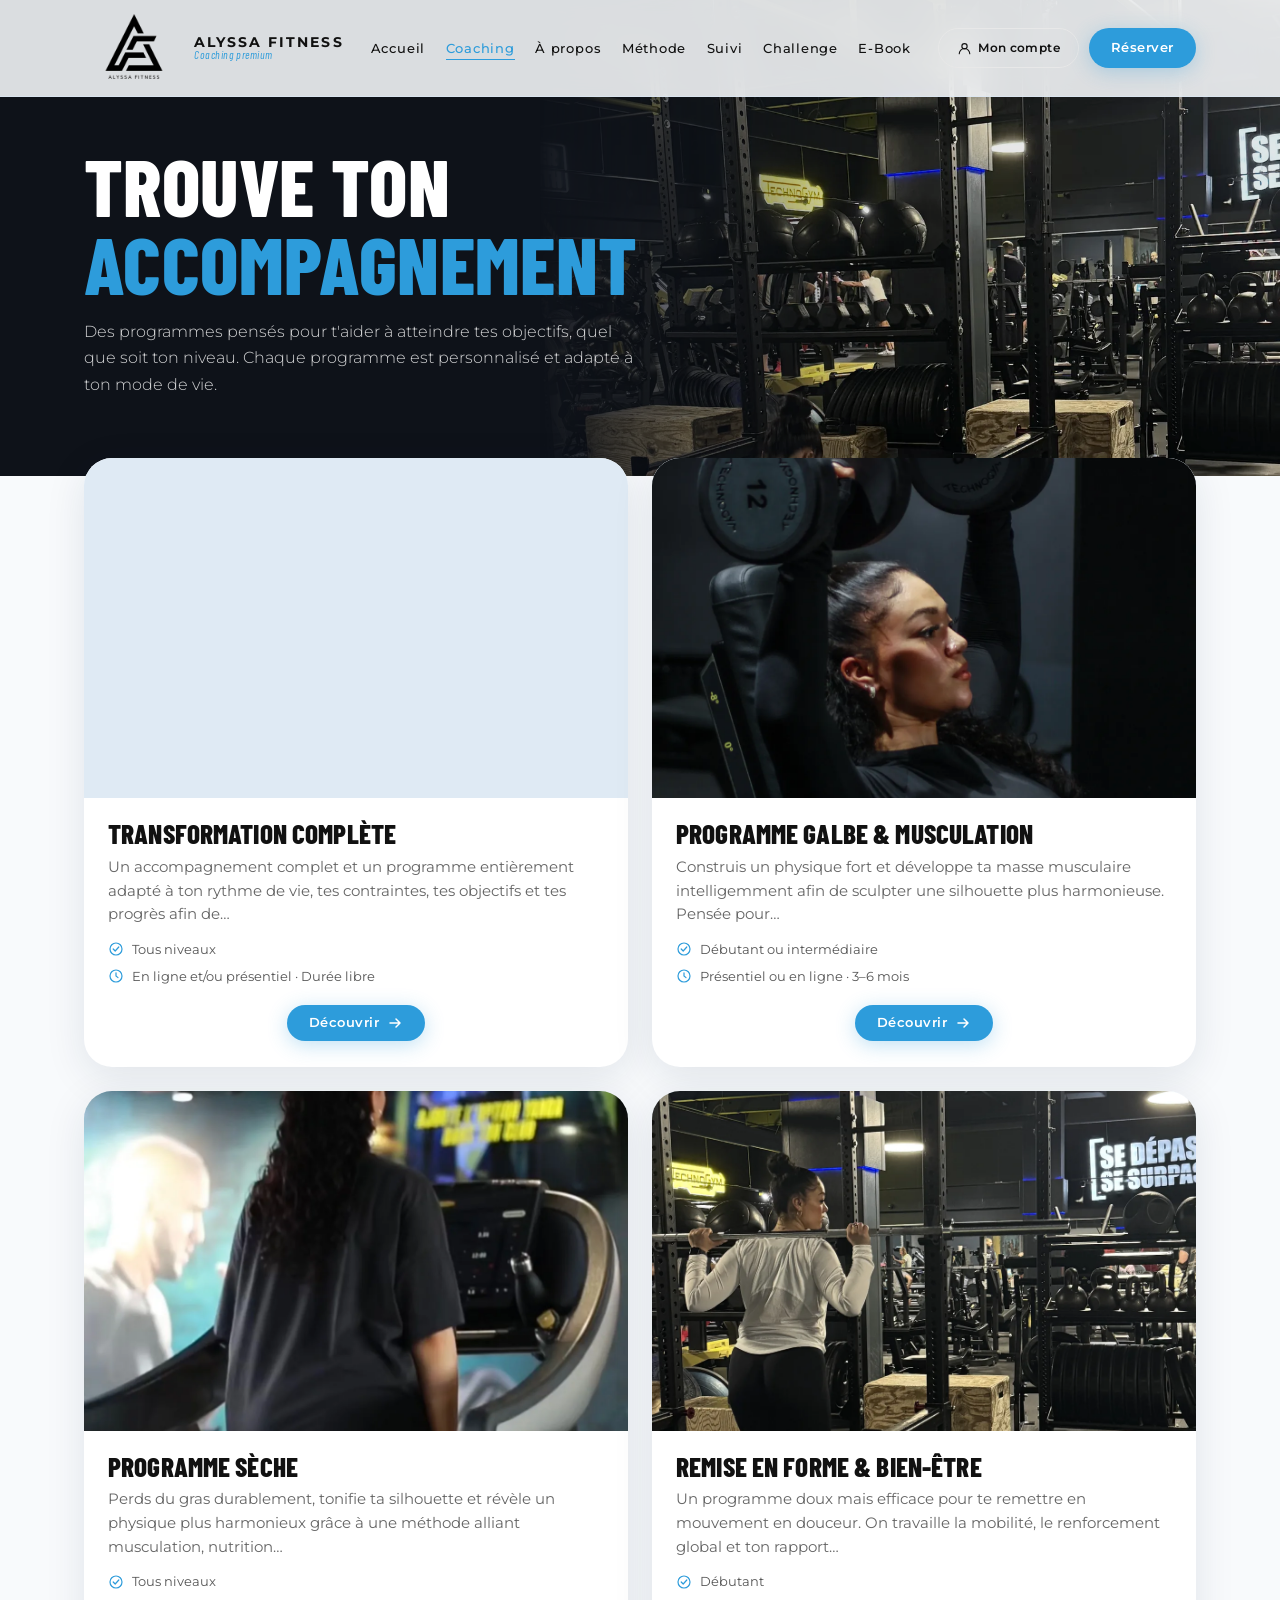
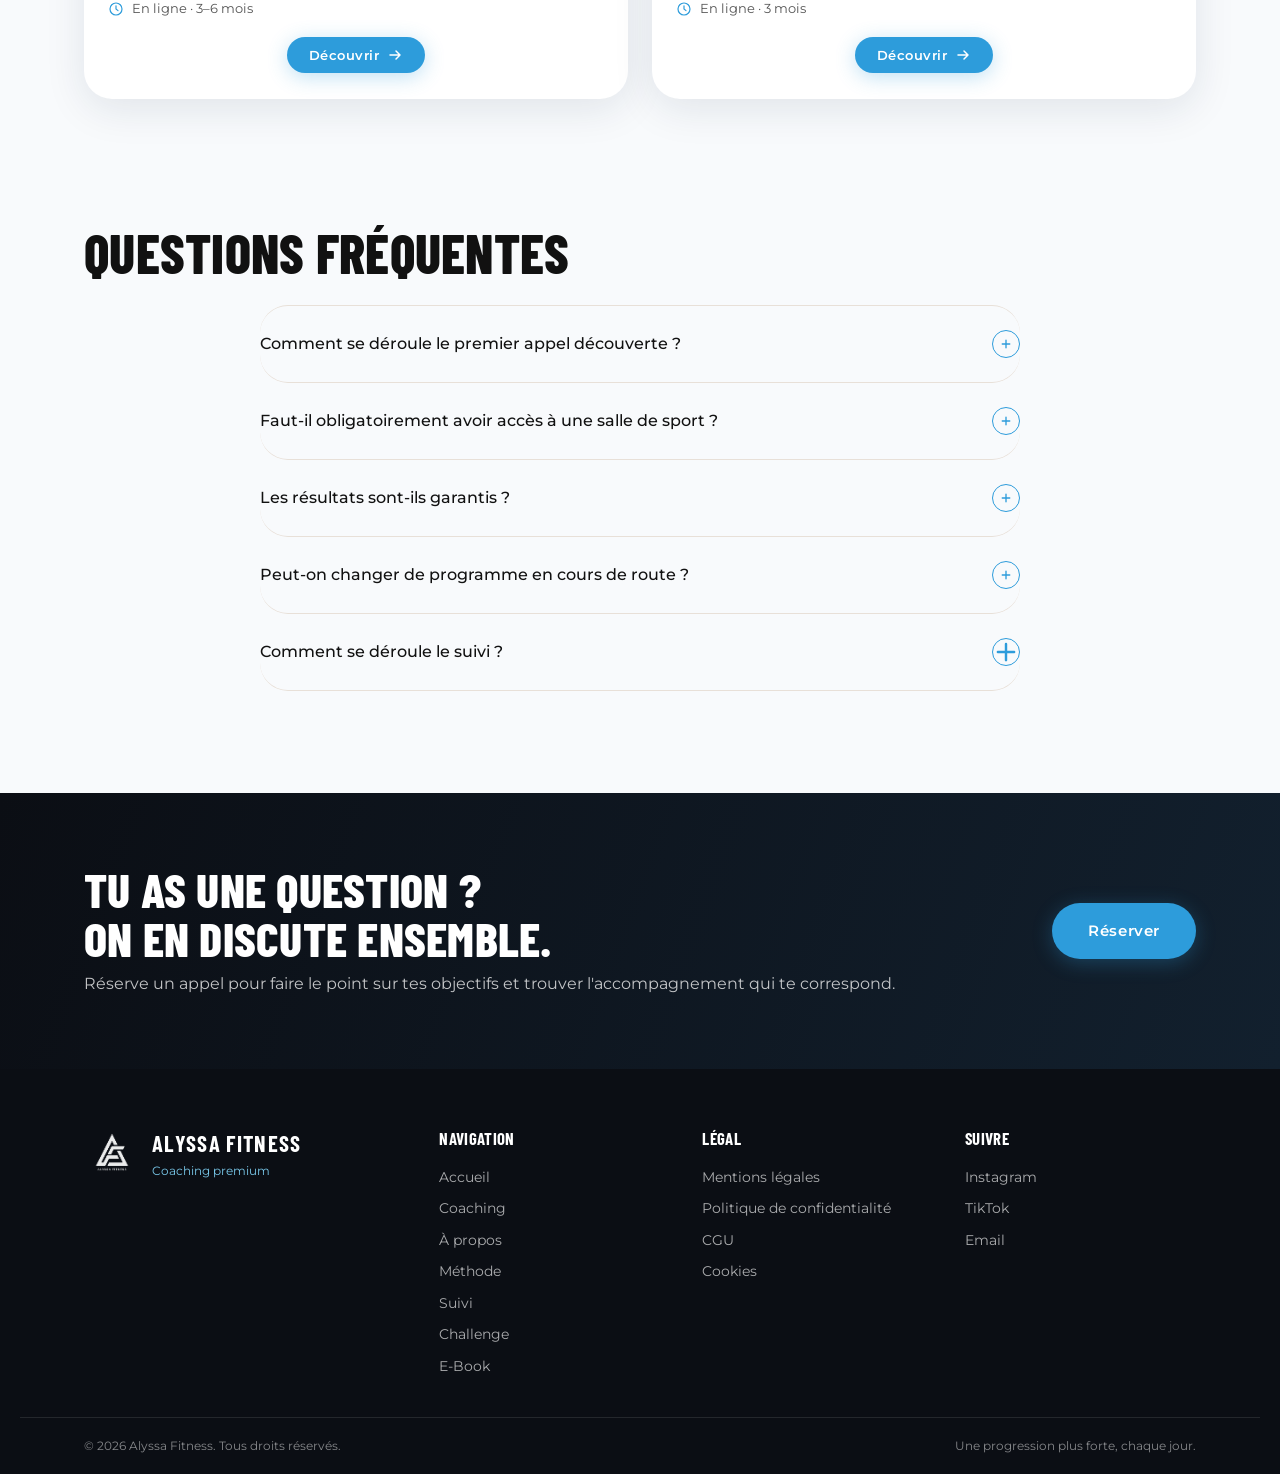
<file: coaching.html>
<!DOCTYPE html>
<html lang="fr">
<head>
  <meta charset="UTF-8" />
  <meta name="viewport" content="width=device-width, initial-scale=1.0" />
  <link rel="icon" href="assets/favicon/favicon.ico?v=2" />
  <link rel="icon" type="image/png" sizes="32x32" href="assets/favicon/favicon-32x32.png?v=2" />
  <link rel="icon" type="image/png" sizes="16x16" href="assets/favicon/favicon-16x16.png?v=2" />
  <link rel="apple-touch-icon" href="assets/favicon/apple-touch-icon.png?v=2" />
  <meta property="og:type" content="website" />
  <meta property="og:title" content="Coaching — Alyssa Fitness" />
  <meta property="og:description" content="Choisis le programme Alyssa Fitness adapté à tes objectifs : coaching sur-mesure, galbe &amp; musculation, sèche ou remise en forme progressive." />
  <meta property="og:image" content="https://alyssa-fitness-v3.vercel.app/assets/og/alyssa-fitness-og.jpg?v=2" />
  <meta property="og:url" content="https://alyssa-fitness-v3.vercel.app/coaching.html" />
  <meta name="twitter:card" content="summary_large_image" />
  <meta name="twitter:title" content="Coaching — Alyssa Fitness" />
  <meta name="twitter:description" content="Choisis le programme Alyssa Fitness adapté à tes objectifs : coaching sur-mesure, galbe &amp; musculation, sèche ou remise en forme progressive." />
  <meta name="twitter:image" content="https://alyssa-fitness-v3.vercel.app/assets/og/alyssa-fitness-og.jpg?v=2" />
  <meta name="description" content="Découvre les accompagnements Alyssa Fitness : Transformation complète en coaching sur-mesure, Programme galbe &amp; musculation, Programme sèche et remise en forme féminine." />
  <title>Coaching — Alyssa Fitness</title>

  <link rel="preconnect" href="https://fonts.googleapis.com" />
  <link rel="preconnect" href="https://fonts.gstatic.com" crossorigin />
  <link href="https://fonts.googleapis.com/css2?family=Playfair+Display:ital,wght@0,400;0,500;0,600;0,700;1,400;1,500&family=Montserrat:wght@300;400;500;600;700&display=swap" rel="stylesheet" />
  <link rel="stylesheet" href="global.css" />

  <style>
    /* ── HERO INTERNE ─────────────────────────────── */
    .hero-internal {
      padding-top: calc(var(--header-h) + 80px);
      padding-bottom: 80px;
      background: linear-gradient(135deg, #F8FAFC 0%, #EEF4FA 60%, #D4EDF8 100%);
      text-align: center;
      position: relative;
      overflow: hidden;
    }
    .hero-internal::before {
      content: '';
      position: absolute;
      top: -120px; right: -120px;
      width: 480px; height: 480px;
      border-radius: 50%;
      background: radial-gradient(circle, rgba(45,156,219,0.12) 0%, transparent 70%);
      pointer-events: none;
    }
    .hero-internal .eyebrow {
      display: inline-block;
      font-family: var(--font-body);
      font-size: 11px;
      font-weight: 600;
      letter-spacing: 0.2em;
      text-transform: uppercase;
      color: var(--rose-saumon);
      margin-bottom: 20px;
    }
    .hero-internal h1 {
      font-family: var(--font-heading);
      font-size: clamp(2.4rem, 5vw, 4rem);
      font-weight: 400;
      color: var(--noir-doux);
      line-height: 1.15;
      margin-bottom: 20px;
    }
    .hero-internal h1 em {
      font-style: italic;
      color: var(--rose-saumon);
    }
    .hero-internal .subtitle {
      font-family: var(--font-body);
      font-size: 1rem;
      font-weight: 300;
      color: #666;
      max-width: 520px;
      margin: 0 auto 36px;
      line-height: 1.7;
    }

    /* ── PROGRAMMES ───────────────────────────────── */
    .prog-card {
      display: grid;
      grid-template-columns: 1fr 1fr;
      gap: 0;
      align-items: stretch;
      border-radius: 20px;
      overflow: hidden;
      box-shadow: 0 8px 40px rgba(17,17,17,0.07);
      margin-bottom: 56px;
      scroll-margin-top: calc(var(--header-h) + 24px);
    }
    .prog-card--reverse { direction: rtl; }
    .prog-card--reverse > * { direction: ltr; }

    .prog-card__img {
      min-height: 420px;
      display: flex;
      align-items: center;
      justify-content: center;
      position: relative;
    }
    .prog-card__img-inner {
      width: 100%; height: 100%;
      min-height: 420px;
      object-fit: cover;
      object-position: center top;
      display: block;
    }

    /* ── Video wrapper pour Coaching Sur-Mesure ── */
    .prog-card__img--video {
      padding: 0;
      overflow: hidden;
    }
    .program-video-wrapper {
      width: 100%;
      height: 100%;
      min-height: 420px;
      position: relative;
      overflow: hidden;
    }
    .program-card-video {
      position: absolute;
      top: 0; left: 0;
      width: 100%;
      height: 100%;
      object-fit: cover;
      display: block;
    }

    .prog-card__img-label {
      position: absolute;
      bottom: 24px; left: 24px;
      font-family: var(--font-heading);
      font-size: 1.1rem;
      font-style: italic;
      color: rgba(255,255,255,0.9);
    }

    .prog-card__body {
      background: #fff;
      padding: 52px 48px;
      display: flex;
      flex-direction: column;
      justify-content: center;
    }
    .prog-card__badge {
      display: inline-block;
      background: var(--beige);
      color: var(--rose-saumon);
      font-family: var(--font-body);
      font-size: 10px;
      font-weight: 700;
      letter-spacing: 0.18em;
      text-transform: uppercase;
      padding: 6px 14px;
      border-radius: 30px;
      margin-bottom: 18px;
      align-self: flex-start;
    }
    .prog-card__title {
      font-family: var(--font-heading);
      font-size: clamp(1.6rem, 2.5vw, 2.2rem);
      font-weight: 500;
      color: var(--noir-doux);
      margin-bottom: 14px;
    }
    .prog-card__desc {
      font-family: var(--font-body);
      font-size: 0.92rem;
      font-weight: 300;
      color: #555;
      line-height: 1.75;
      margin-bottom: 24px;
    }
    .prog-card__benefits {
      list-style: none;
      padding: 0; margin: 0 0 24px;
    }
    .prog-card__benefits li {
      font-family: var(--font-body);
      font-size: 0.88rem;
      color: #444;
      padding: 6px 0 6px 24px;
      position: relative;
      border-bottom: 1px solid #f5f0eb;
    }
    .prog-card__benefits li:last-child { border-bottom: none; }
    .prog-card__benefits li::before {
      content: '';
      position: absolute;
      left: 0; top: 50%;
      transform: translateY(-50%);
      width: 8px; height: 8px;
      border-radius: 50%;
      background: var(--rose-saumon);
    }
    .prog-card__meta {
      display: flex;
      gap: 20px;
      flex-wrap: wrap;
      margin-bottom: 28px;
    }
    .prog-card__meta-item {
      display: flex;
      flex-direction: column;
      gap: 2px;
    }
    .prog-card__meta-label {
      font-family: var(--font-body);
      font-size: 9px;
      font-weight: 700;
      letter-spacing: 0.15em;
      text-transform: uppercase;
      color: #aaa;
    }
    .prog-card__meta-val {
      font-family: var(--font-body);
      font-size: 0.82rem;
      font-weight: 600;
      color: var(--noir-doux);
    }
    /* Mention sous-programme (ex: Coaching sur-mesure) */
    .prog-card__sub {
      font-family: var(--font-body);
      font-size: 0.76rem;
      font-weight: 700;
      letter-spacing: 0.14em;
      text-transform: uppercase;
      color: var(--rose-saumon);
      margin-bottom: 16px;
      margin-top: -8px;
    }

    /* ── FAQ ─────────────────────────────────────── */
    .faq-list { max-width: 760px; margin: 0 auto; }
    .faq-item {
      border-bottom: 1px solid #e8e0d8;
    }
    .faq-item:first-child { border-top: 1px solid #e8e0d8; }
    .faq-btn {
      width: 100%;
      background: none;
      border: none;
      cursor: pointer;
      display: flex;
      align-items: center;
      justify-content: space-between;
      padding: 24px 0;
      text-align: left;
      gap: 16px;
    }
    .faq-btn__q {
      font-family: var(--font-body);
      font-size: 1rem;
      font-weight: 500;
      color: var(--noir-doux);
    }
    .faq-btn__icon {
      width: 28px; height: 28px;
      border-radius: 50%;
      border: 1.5px solid var(--rose-saumon);
      display: flex; align-items: center; justify-content: center;
      flex-shrink: 0;
      transition: background 0.25s, transform 0.3s;
      color: var(--rose-saumon);
    }
    .faq-btn[aria-expanded="true"] .faq-btn__icon {
      background: var(--rose-saumon);
      color: #fff;
      transform: rotate(45deg);
    }
    .faq-answer {
      display: none;
      padding: 0 0 24px;
      font-family: var(--font-body);
      font-size: 0.92rem;
      font-weight: 300;
      color: #666;
      line-height: 1.75;
      max-width: 680px;
    }
    .faq-answer.is-open { display: block; }

    /* ── CTA FINAL ───────────────────────────────── */
    .section--cta {
      background: linear-gradient(120deg, var(--noir-doux) 0%, #2a1e1c 100%);
      text-align: center;
      padding: 100px 24px;
    }
    .section--cta .eyebrow {
      color: var(--rose-saumon);
      font-family: var(--font-body);
      font-size: 11px;
      font-weight: 600;
      letter-spacing: 0.2em;
      text-transform: uppercase;
      display: block;
      margin-bottom: 18px;
    }
    .section--cta h2 {
      font-family: var(--font-heading);
      font-size: clamp(2rem, 4vw, 3.2rem);
      font-weight: 400;
      color: #fff;
      margin-bottom: 16px;
    }
    .section--cta p {
      font-family: var(--font-body);
      font-size: 0.95rem;
      font-weight: 300;
      color: rgba(255,255,255,0.6);
      margin-bottom: 40px;
      max-width: 480px;
      margin-left: auto;
      margin-right: auto;
    }

    /* ── RESPONSIVE ──────────────────────────────── */
    @media (max-width: 860px) {
      .prog-card {
        grid-template-columns: 1fr;
        direction: ltr !important;
        overflow: hidden;
        width: 100%;
        box-sizing: border-box;
      }
      .prog-card__img { min-height: 260px; }
      .prog-card__img-inner { min-height: 260px; }
      .prog-card__body {
        padding: 28px 20px;
        width: 100%;
        box-sizing: border-box;
        min-width: 0;
      }
      .prog-card--reverse > * { direction: ltr; }

      /* Video wrapper mobile */
      .prog-card__img--video { min-height: 260px; }
      .program-video-wrapper { min-height: 260px; }

      /* Meta items: stack on mobile */
      .prog-card__meta {
        flex-direction: column;
        gap: 10px;
      }

      /* Subtitle hero overflow fix */
      .hero-internal .subtitle,
      .subtitle {
        max-width: 100%;
        padding: 0 4px;
        overflow-wrap: break-word;
        word-break: break-word;
      }
    }

    @media (max-width: 480px) {
      .prog-card__body { padding: 22px 16px; }
      .hero-internal h1 { font-size: 1.9rem; }
    }
  
    /* ─── PROG-CARD SCROLL-REVEAL ─────────────────────────── */
    .prog-card {
      opacity: 0;
      transform: translateY(36px);
      transition: opacity 0.65s ease, transform 0.65s cubic-bezier(0.22,1,0.36,1), box-shadow 0.3s ease;
    }
    .prog-card.anim-visible {
      opacity: 1;
      transform: translateY(0);
    }
    .prog-card:hover {
      box-shadow: 0 16px 56px rgba(45,156,219,0.18);
    }
    .prog-card__img-inner {
      transition: transform 0.5s cubic-bezier(0.22,1,0.36,1);
    }
    .prog-card:hover .prog-card__img-inner {
      transform: scale(1.04);
    }
</style>
<link href="https://fonts.googleapis.com/css2?family=Barlow+Condensed:wght@600;700;800&display=swap" rel="stylesheet" />
  <link rel="stylesheet" href="elevate.css" />
</head>
<body>

  <!-- ═══ HEADER ═══ -->
  <header class="header" id="header">
    <div class="header__inner container">
      <a href="index.html" class="header__logo">
        <img src="assets/logo-transparent.png" class="logo-img" alt="Alyssa Fitness" />
        <div class="logo-wordmark">
          <span class="logo-wordmark__name">Alyssa Fitness</span>
          <span class="logo-wordmark__sub">Coaching premium</span>
        </div>
      </a>
      <nav class="header__nav">
        <ul class="nav-list">
          <li><a href="index.html" class="nav-link">Accueil</a></li>
          <li><a href="coaching.html" class="nav-link active">Coaching</a></li>
          <li><a href="a-propos.html" class="nav-link">À propos</a></li>
          <li><a href="methode.html" class="nav-link">Méthode</a></li>
          <li><a href="suivi.html" class="nav-link">Suivi</a></li>
          <li><a href="challenge.html" class="nav-link">Challenge</a></li><li><a href="ebook.html" class="nav-link">E-Book</a></li>
        </ul>
      </nav>
      <div class="header__ctas">
        <a href="compte.html" class="btn--compte">
          <svg viewBox="0 0 20 20" fill="none" width="15"><circle cx="10" cy="7" r="3.5" stroke="currentColor" stroke-width="1.5"/><path d="M3 17c0-3.866 3.134-7 7-7s7 3.134 7 7" stroke="currentColor" stroke-width="1.5" stroke-linecap="round"/></svg>
          Mon compte
        </a>
        <a href="reservation.html" class="btn btn--primary btn--sm btn--reserv-desktop">Réserver</a>
      </div>
      <button class="burger" id="burger" aria-label="Ouvrir le menu" aria-expanded="false" aria-controls="mobile-menu"><span></span><span></span><span></span></button>
    </div>
    <div class="mobile-menu" id="mobile-menu">
      <ul class="mobile-nav-list">
        <li><a href="index.html" class="mobile-nav-link">Accueil</a></li>
        <li><a href="coaching.html" class="mobile-nav-link">Coaching</a></li>
        <li><a href="a-propos.html" class="mobile-nav-link">À propos</a></li>
        <li><a href="methode.html" class="mobile-nav-link">Méthode</a></li>
        <li><a href="suivi.html" class="mobile-nav-link">Suivi</a></li>
        <li><a href="challenge.html" class="mobile-nav-link">Challenge</a></li><li><a href="ebook.html" class="mobile-nav-link">E-Book</a></li>
      </ul>
      <div class="mobile-menu__ctas">
        <a href="compte.html" class="btn btn--ghost mobile-cta">Mon compte</a>
        <a href="reservation.html" class="btn btn--primary mobile-cta">Réserver</a>
      </div>
    </div>
  </header>

  <main>

    <!-- ═══ HERO INTERNE ═══ -->
    <section class="hero-internal pg-dark" style="--pg-img:url(assets/images/alyssa/alyssa-squat-rack.webp)">
      <div class="container" style="position:relative;z-index:1;">
        <h1>Trouve ton <em>accompagnement</em></h1>
        <p class="subtitle">Des programmes pensés pour t'aider à atteindre tes objectifs, quel que soit ton niveau. Chaque programme est personnalisé et adapté à ton mode de vie.</p>
      </div>
    </section>

    <!-- ═══ PROGRAMMES ═══ -->
    <section class="section section--white" id="programmes">
      <div class="container">
        <div class="cp-grid">
        <article class="cp-card reveal" id="coaching-sur-mesure">
          <div class="cp-card__media"><video autoplay muted loop playsinline preload="metadata"><source src="assets/videos/alyssa-coaching-sur-mesure.mp4" type="video/mp4"></video></div>
          <div class="cp-card__body">
            <h2 class="cp-card__title">Transformation complète</h2>
            <p class="cp-card__desc">Un accompagnement complet et un programme entièrement adapté à ton rythme de vie, tes contraintes, tes objectifs et tes progrès afin de…</p>
            <ul class="cp-card__meta"><li><svg viewBox="0 0 20 20" fill="none"><circle cx="10" cy="10" r="7.5" stroke="currentColor" stroke-width="1.5"/><path d="M6.5 10l2.5 2.5 4.5-5" stroke="currentColor" stroke-width="1.5" stroke-linecap="round" stroke-linejoin="round"/></svg>Tous niveaux</li><li><svg viewBox="0 0 20 20" fill="none"><circle cx="10" cy="10" r="7.5" stroke="currentColor" stroke-width="1.5"/><path d="M10 6v4l2.5 2" stroke="currentColor" stroke-width="1.5" stroke-linecap="round"/></svg>En ligne et/ou présentiel · Durée libre</li></ul>
            <div class="cp-card__more" hidden>
              <p>Un accompagnement complet et un programme entièrement adapté à ton rythme de vie, tes contraintes, tes objectifs et tes progrès afin de t'accompagner à chaque étape de ta transformation.</p>
              <ul class="prog-card__benefits">
              <li>Bilan initial complet : morphologie, habitudes, objectifs et mode de vie</li>
              <li>Programme d'entraînement 100% personnalisé et évolutif adapté à ton cycle</li>
              <li>Accompagnement nutritionnel</li>
              <li>Accès à l'application de suivi Ekklo</li>
              <li>Accès messagerie régulière, messages et vocaux</li>
              <li>Appel ou visio hebdomadaire</li>
              <li>Conseils de récupération, mobilité et habitudes de vie</li>
            </ul>
              <a href="reservation.html" class="cp-card__link">Démarrer ce programme →</a>
            </div>
            <button type="button" class="btn btn--primary btn--sm cp-card__toggle" aria-expanded="false">Découvrir <svg class="btn-arrow" viewBox="0 0 16 16" fill="none"><path d="M3 8h10M9 4l4 4-4 4" stroke="currentColor" stroke-width="1.5" stroke-linecap="round" stroke-linejoin="round"/></svg></button>
          </div>
        </article>
        <article class="cp-card reveal" id="programme-galbe-musculation">
          <div class="cp-card__media"><img src="assets/images/alyssa/alyssa-dumbbell-press.webp" alt="Programme galbe & musculation" loading="lazy" /></div>
          <div class="cp-card__body">
            <h2 class="cp-card__title">Programme galbe & musculation</h2>
            <p class="cp-card__desc">Construis un physique fort et développe ta masse musculaire intelligemment afin de sculpter une silhouette plus harmonieuse. Pensée pour…</p>
            <ul class="cp-card__meta"><li><svg viewBox="0 0 20 20" fill="none"><circle cx="10" cy="10" r="7.5" stroke="currentColor" stroke-width="1.5"/><path d="M6.5 10l2.5 2.5 4.5-5" stroke="currentColor" stroke-width="1.5" stroke-linecap="round" stroke-linejoin="round"/></svg>Débutant ou intermédiaire</li><li><svg viewBox="0 0 20 20" fill="none"><circle cx="10" cy="10" r="7.5" stroke="currentColor" stroke-width="1.5"/><path d="M10 6v4l2.5 2" stroke="currentColor" stroke-width="1.5" stroke-linecap="round"/></svg>Présentiel ou en ligne · 3–6 mois</li></ul>
            <div class="cp-card__more" hidden>
              <p>Construis un physique fort et développe ta masse musculaire intelligemment afin de sculpter une silhouette plus harmonieuse. Pensée pour favoriser le développement musculaire tout en limitant la prise de gras.</p>
              <ul class="prog-card__benefits">
              <li>Programmes salle de sport structurés et progressifs</li>
              <li>Focus prise de masse féminine et galbe</li>
              <li>Adaptation possible selon le cycle menstruel</li>
              <li>Suivi nutrition adapté aux objectifs de composition corporelle</li>
              <li>Vidéos techniques pour maîtriser les mouvements</li>
              <li>Appel bilan mensuel individuel</li>
            </ul>
              <a href="reservation.html" class="cp-card__link">Démarrer ce programme →</a>
            </div>
            <button type="button" class="btn btn--primary btn--sm cp-card__toggle" aria-expanded="false">Découvrir <svg class="btn-arrow" viewBox="0 0 16 16" fill="none"><path d="M3 8h10M9 4l4 4-4 4" stroke="currentColor" stroke-width="1.5" stroke-linecap="round" stroke-linejoin="round"/></svg></button>
          </div>
        </article>
        <article class="cp-card reveal" id="programme-seche">
          <div class="cp-card__media"><img src="assets/images/alyssa/alyssa-treadmill.webp" alt="Programme sèche" loading="lazy" /></div>
          <div class="cp-card__body">
            <h2 class="cp-card__title">Programme sèche</h2>
            <p class="cp-card__desc">Perds du gras durablement, tonifie ta silhouette et révèle un physique plus harmonieux grâce à une méthode alliant musculation, nutrition…</p>
            <ul class="cp-card__meta"><li><svg viewBox="0 0 20 20" fill="none"><circle cx="10" cy="10" r="7.5" stroke="currentColor" stroke-width="1.5"/><path d="M6.5 10l2.5 2.5 4.5-5" stroke="currentColor" stroke-width="1.5" stroke-linecap="round" stroke-linejoin="round"/></svg>Tous niveaux</li><li><svg viewBox="0 0 20 20" fill="none"><circle cx="10" cy="10" r="7.5" stroke="currentColor" stroke-width="1.5"/><path d="M10 6v4l2.5 2" stroke="currentColor" stroke-width="1.5" stroke-linecap="round"/></svg>En ligne · 3–6 mois</li></ul>
            <div class="cp-card__more" hidden>
              <p>Perds du gras durablement, tonifie ta silhouette et révèle un physique plus harmonieux grâce à une méthode alliant musculation, nutrition et récupération.</p>
              <ul class="prog-card__benefits">
              <li>Programme d'entraînement progressif : 2 à 5 séances par semaine</li>
              <li>Plan nutritionnel complet</li>
              <li>Guide cardio : Zone 2 et HIIT selon objectifs</li>
              <li>Plus de 30 recettes protéinées simples et gourmandes</li>
              <li>Vidéos techniques des exercices</li>
              <li>Outils de suivi de progression</li>
            </ul>
              <a href="reservation.html" class="cp-card__link">Démarrer ce programme →</a>
            </div>
            <button type="button" class="btn btn--primary btn--sm cp-card__toggle" aria-expanded="false">Découvrir <svg class="btn-arrow" viewBox="0 0 16 16" fill="none"><path d="M3 8h10M9 4l4 4-4 4" stroke="currentColor" stroke-width="1.5" stroke-linecap="round" stroke-linejoin="round"/></svg></button>
          </div>
        </article>
        <article class="cp-card reveal" id="remise">
          <div class="cp-card__media"><img src="assets/images/alyssa/alyssa-squat-gym.webp" alt="Remise en forme & Bien-être" loading="lazy" /></div>
          <div class="cp-card__body">
            <h2 class="cp-card__title">Remise en forme & Bien-être</h2>
            <p class="cp-card__desc">Un programme doux mais efficace pour te remettre en mouvement en douceur. On travaille la mobilité, le renforcement global et ton rapport…</p>
            <ul class="cp-card__meta"><li><svg viewBox="0 0 20 20" fill="none"><circle cx="10" cy="10" r="7.5" stroke="currentColor" stroke-width="1.5"/><path d="M6.5 10l2.5 2.5 4.5-5" stroke="currentColor" stroke-width="1.5" stroke-linecap="round" stroke-linejoin="round"/></svg>Débutant</li><li><svg viewBox="0 0 20 20" fill="none"><circle cx="10" cy="10" r="7.5" stroke="currentColor" stroke-width="1.5"/><path d="M10 6v4l2.5 2" stroke="currentColor" stroke-width="1.5" stroke-linecap="round"/></svg>En ligne · 3 mois</li></ul>
            <div class="cp-card__more" hidden>
              <p>Un programme doux mais efficace pour te remettre en mouvement en douceur. On travaille la mobilité, le renforcement global et ton rapport au sport, sans jamais te brusquer. L'objectif : retrouver de l'énergie, du tonus et de la confiance en toi.</p>
              <ul class="prog-card__benefits">
              <li>Séances adaptées à ton rythme et ta condition physique</li>
              <li>Exercices de mobilité et de renforcement progressifs</li>
              <li>Conseils nutritionnels simples et durables</li>
              <li>Suivi hebdomadaire personnalisé</li>
              <li>Accès à la communauté privée</li>
            </ul>
              <a href="reservation.html" class="cp-card__link">Démarrer ce programme →</a>
            </div>
            <button type="button" class="btn btn--primary btn--sm cp-card__toggle" aria-expanded="false">Découvrir <svg class="btn-arrow" viewBox="0 0 16 16" fill="none"><path d="M3 8h10M9 4l4 4-4 4" stroke="currentColor" stroke-width="1.5" stroke-linecap="round" stroke-linejoin="round"/></svg></button>
          </div>
        </article>
        </div>
      </div>
    </section>

    <!-- ═══ FAQ ═══ -->
    <section class="section section--white" style="padding-top:24px;">
      <div class="container">
        <h2 class="section-title" style="margin-bottom:24px;">Questions fréquentes</h2>
        <div class="faq-list">

          <div class="faq-item">
            <button class="faq-btn" aria-expanded="false">
              <span class="faq-btn__q">Comment se déroule le premier appel découverte ?</span>
              <span class="faq-btn__icon" aria-hidden="true">
                <svg viewBox="0 0 16 16" fill="none" width="12"><path d="M8 3v10M3 8h10" stroke="currentColor" stroke-width="1.8" stroke-linecap="round"/></svg>
              </span>
            </button>
            <div class="faq-answer">L'appel découverte dure environ 30 minutes. On discute de tes objectifs, de ton mode de vie, de tes éventuelles contraintes (blessures, agenda, équipement). Cet appel est gratuit et sans engagement — il me permet de comprendre ta situation et de te proposer le programme le plus adapté.</div>
          </div>

          <div class="faq-item">
            <button class="faq-btn" aria-expanded="false">
              <span class="faq-btn__q">Faut-il obligatoirement avoir accès à une salle de sport ?</span>
              <span class="faq-btn__icon" aria-hidden="true">
                <svg viewBox="0 0 16 16" fill="none" width="12"><path d="M8 3v10M3 8h10" stroke="currentColor" stroke-width="1.8" stroke-linecap="round"/></svg>
              </span>
            </button>
            <div class="faq-answer">Non, ce n'est pas obligatoire. Plusieurs programmes peuvent être adaptés en full bodyweight ou avec du petit équipement à domicile (haltères, bandes élastiques). Je m'adapte toujours à ce dont tu disposes. Si tu as accès à une salle, certains programmes en tirent mieux parti, mais rien n'est bloquant.</div>
          </div>

          <div class="faq-item">
            <button class="faq-btn" aria-expanded="false">
              <span class="faq-btn__q">Les résultats sont-ils garantis ?</span>
              <span class="faq-btn__icon" aria-hidden="true">
                <svg viewBox="0 0 16 16" fill="none" width="12"><path d="M8 3v10M3 8h10" stroke="currentColor" stroke-width="1.8" stroke-linecap="round"/></svg>
              </span>
            </button>
            <div class="faq-answer">Les résultats dépendent de ton investissement, mais je t'accompagne pour maximiser tes chances de succès. 94 % des femmes que j'accompagne constatent des changements significatifs dès les 6 premières semaines. Mon rôle est de m'adapter en permanence pour que tu avances, même quand la motivation fluctue.</div>
          </div>

          <div class="faq-item">
            <button class="faq-btn" aria-expanded="false">
              <span class="faq-btn__q">Peut-on changer de programme en cours de route ?</span>
              <span class="faq-btn__icon" aria-hidden="true">
                <svg viewBox="0 0 16 16" fill="none" width="12"><path d="M8 3v10M3 8h10" stroke="currentColor" stroke-width="1.8" stroke-linecap="round"/></svg>
              </span>
            </button>
            <div class="faq-answer">Absolument. Les objectifs évoluent, la vie aussi. Si ton programme ne te convient plus ou si tu souhaites évoluer vers quelque chose de différent, on en discute ensemble et on ajuste. La flexibilité fait partie de mon approche — un bon programme, c'est avant tout un programme que tu peux suivre sur la durée.</div>
          </div>

          <div class="faq-item">
            <button class="faq-btn" aria-expanded="false">
              <span class="faq-btn__q">Comment se déroule le suivi ?</span>
              <span class="faq-btn__icon" aria-hidden="true"><svg viewBox="0 0 16 16" fill="none"><path d="M8 3v10M3 8h10" stroke="currentColor" stroke-width="1.5" stroke-linecap="round"/></svg></span>
            </button>
            <div class="faq-answer">Tu as accès à une messagerie régulière, à des bilans réguliers et à des ajustements de ton programme selon tes retours. Tu n'es jamais seule dans ton parcours.</div>
          </div>
        </div>
      </div>
    </section>

    <!-- ═══ CTA FINAL ═══ -->
    <section class="home-cta" aria-label="Une question ?">
      <div class="container home-cta__inner">
        <div>
          <h2>Tu as une question ?<br/>On en discute ensemble.</h2>
          <p>Réserve un appel pour faire le point sur tes objectifs et trouver l'accompagnement qui te correspond.</p>
        </div>
        <a href="reservation.html" class="btn btn--primary btn--lg">Réserver</a>
      </div>
    </section>

  </main>

  <!-- ═══ FOOTER ═══ -->
  <footer class="elv-footer" role="contentinfo">
    <div class="container elv-footer__grid">
      <div class="elv-footer__brand">
        <a href="index.html" class="elv-footer__logo" aria-label="Alyssa Fitness">
          <img src="assets/logo-white.png" class="logo-img logo-img--footer" alt="Alyssa Fitness" />
          <span><strong>Alyssa Fitness</strong><em>Coaching premium</em></span>
        </a>
      </div>
      <nav class="elv-footer__col" aria-label="Navigation">
        <h4>Navigation</h4>
        <ul>
          <li><a href="index.html">Accueil</a></li><li><a href="coaching.html">Coaching</a></li><li><a href="a-propos.html">À propos</a></li><li><a href="methode.html">Méthode</a></li><li><a href="suivi.html">Suivi</a></li><li><a href="challenge.html">Challenge</a></li><li><a href="ebook.html">E-Book</a></li>
        </ul>
      </nav>
      <nav class="elv-footer__col" aria-label="Légal">
        <h4>Légal</h4>
        <ul><li><a href="#">Mentions légales</a></li><li><a href="#">Politique de confidentialité</a></li><li><a href="#">CGU</a></li><li><a href="#">Cookies</a></li></ul>
      </nav>
      <div class="elv-footer__col">
        <h4>Suivre</h4>
        <ul>
          <li><a href="https://www.instagram.com/alyssa_hdd" target="_blank" rel="noopener noreferrer">Instagram</a></li>
          <li><a href="https://www.tiktok.com/@alyssa_hdd" target="_blank" rel="noopener noreferrer">TikTok</a></li>
          <li><a href="mailto:alyssapro.coaching@gmail.com">Email</a></li>
        </ul>
      </div>
    </div>
    <div class="container elv-footer__bottom">
      <span>© 2026 Alyssa Fitness. Tous droits réservés.</span>
      <span>Une progression plus forte, chaque jour.</span>
    </div>
  </footer>

  <!-- Coaching page animations -->
  <script>
  (function() {
    const cards = document.querySelectorAll('.prog-card');
    if (!cards.length || !('IntersectionObserver' in window)) {
      cards.forEach(c => { c.style.opacity = '1'; c.style.transform = 'none'; });
      return;
    }
    const obs = new IntersectionObserver((entries) => {
      entries.forEach(entry => {
        if (entry.isIntersecting) {
          entry.target.classList.add('anim-visible');
          obs.unobserve(entry.target);
        }
      });
    }, { threshold: 0.1, rootMargin: '0px 0px -60px 0px' });
    cards.forEach((card, i) => {
      card.style.transitionDelay = (i * 0.12) + 's';
      obs.observe(card);
    });
  })();
  </script>

  <script>
    document.querySelectorAll('.cp-card__toggle').forEach(function(b){
      b.addEventListener('click',function(){
        var more=b.parentNode.querySelector('.cp-card__more'), open=more.hasAttribute('hidden');
        if(open) more.removeAttribute('hidden'); else more.setAttribute('hidden','');
        b.setAttribute('aria-expanded',String(open));
        b.firstChild.textContent=open?'Réduire ':'Découvrir ';
      });
    });
  </script>
  <script src="global.js"></script>
</body>
</html>
</file>
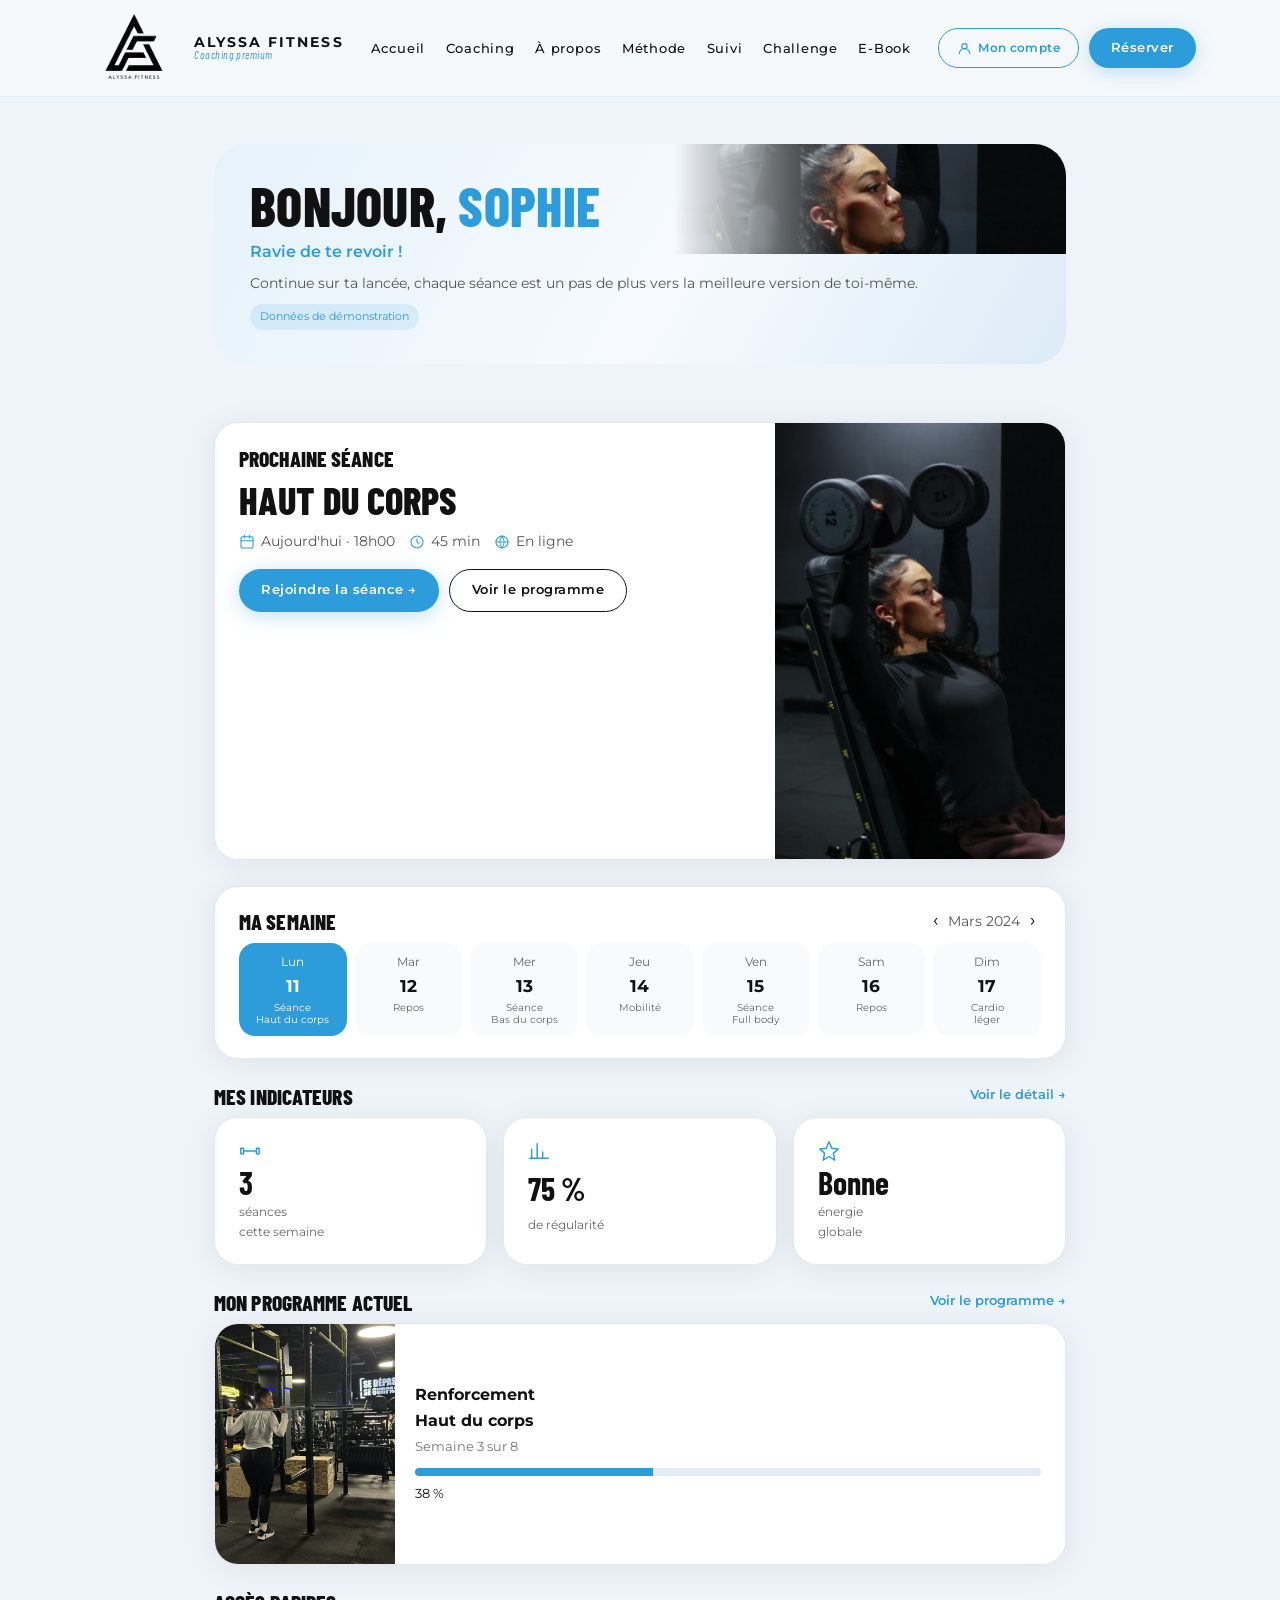
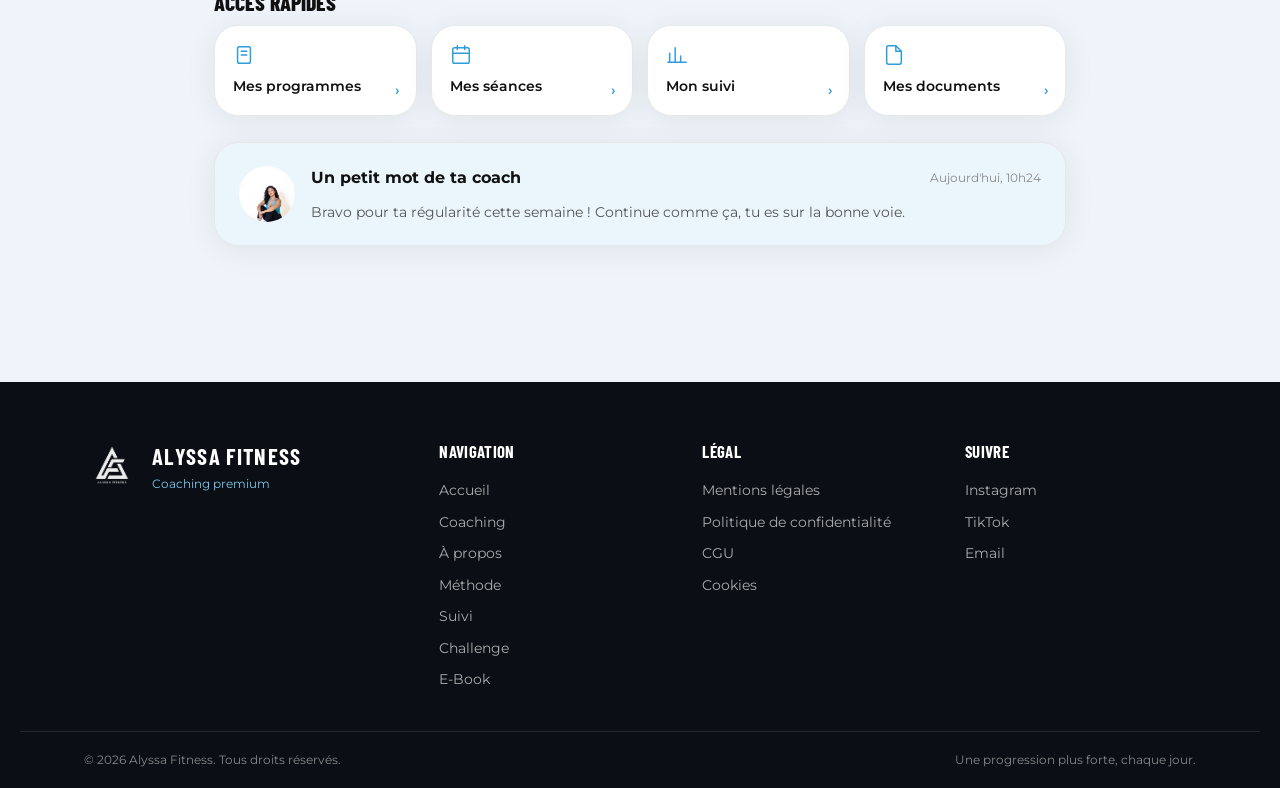
<file: compte.html>
<!DOCTYPE html>
<html lang="fr">
<head>
  <meta charset="UTF-8" />
  <meta name="description" content="Votre espace client Alyssa Fitness : tableau de bord, suivi de progression, séances et challenges." />
  <meta name="viewport" content="width=device-width, initial-scale=1.0" />
  <link rel="icon" href="assets/favicon/favicon.ico?v=2" />
  <link rel="icon" type="image/png" sizes="32x32" href="assets/favicon/favicon-32x32.png?v=2" />
  <link rel="icon" type="image/png" sizes="16x16" href="assets/favicon/favicon-16x16.png?v=2" />
  <link rel="apple-touch-icon" href="assets/favicon/apple-touch-icon.png?v=2" />
  <meta property="og:type" content="website" />
  <meta property="og:title" content="Mon Compte — Alyssa Fitness" />
  <meta property="og:description" content="Votre espace client Alyssa Fitness : tableau de bord, suivi, séances et challenges." />
  <meta property="og:image" content="https://alyssa-fitness-v3.vercel.app/assets/og/alyssa-fitness-og.jpg?v=2" />
  <meta property="og:url" content="https://alyssa-fitness-v3.vercel.app/compte.html" />
  <meta name="twitter:card" content="summary_large_image" />
  <meta name="twitter:title" content="Mon Compte — Alyssa Fitness" />
  <meta name="twitter:description" content="Votre espace client Alyssa Fitness : tableau de bord, suivi, séances et challenges." />
  <meta name="twitter:image" content="https://alyssa-fitness-v3.vercel.app/assets/og/alyssa-fitness-og.jpg?v=2" />
  <title>Mon Compte — Alyssa Fitness</title>
  <link rel="preconnect" href="https://fonts.googleapis.com" />
  <link rel="preconnect" href="https://fonts.gstatic.com" crossorigin />
  <link href="https://fonts.googleapis.com/css2?family=Playfair+Display:ital,wght@0,400;0,500;0,600;0,700;1,400;1,500&family=Montserrat:wght@300;400;500;600;700&display=swap" rel="stylesheet" />
  <link rel="stylesheet" href="global.css" />
  <style>
    /* ─── DASHBOARD ─────────────────────────────────────── */
    .dashboard-wrap {
      padding-top: calc(var(--header-h) + 40px);
      padding-bottom: 80px;
      min-height: 100vh;
      background: var(--beige-premium);
    }

    /* Welcome bar */
    .welcome-bar {
      background: linear-gradient(120deg, var(--noir-doux) 0%, #2a2a2a 100%);
      border-radius: var(--radius-xl);
      padding: 32px 36px;
      display: flex;
      align-items: center;
      justify-content: space-between;
      gap: 24px;
      margin-bottom: 32px;
      position: relative;
      overflow: hidden;
    }
    .welcome-bar::before {
      content: 'AF';
      position: absolute; right: -20px; top: 50%;
      transform: translateY(-50%);
      font-family: var(--font-titre); font-size: 160px; font-weight: 700;
      color: rgba(255,255,255,0.04); line-height: 1;
      user-select: none; pointer-events: none;
    }
    .welcome-bar__text { position: relative; z-index: 1; }
    .welcome-bar__eyebrow { font-size:.68rem; font-weight:700; letter-spacing:.2em; text-transform:uppercase; color:var(--rose-saumon); margin-bottom:8px; }
    .welcome-bar__name { font-family:var(--font-titre); font-size:clamp(1.8rem,3vw,2.5rem); font-weight:400; color:#fff; margin-bottom:6px; }
    .welcome-bar__name em { font-style:italic; color:var(--rose-clair); }
    .welcome-bar__sub { font-size:.85rem; color:rgba(255,255,255,.6); }
    .welcome-bar__actions { display:flex; gap:12px; flex-shrink:0; position:relative; z-index:1; }

    /* KPI grid */
    .kpi-grid {
      display: grid;
      grid-template-columns: repeat(4, 1fr);
      gap: 16px;
      margin-bottom: 28px;
    }

    .kpi-widget {
      background: #fff;
      border-radius: var(--radius-lg);
      padding: 24px 22px;
      box-shadow: var(--ombre-card);
      border: 1px solid rgba(232,232,232,.7);
      transition: all .3s;
      position: relative;
      overflow: hidden;
    }
    .kpi-widget:hover { transform: translateY(-3px); box-shadow: var(--ombre-hover); }
    .kpi-widget__top { display:flex; align-items:flex-start; justify-content:space-between; margin-bottom:16px; }
    .kpi-widget__icon { width:44px; height:44px; border-radius:12px; display:flex; align-items:center; justify-content:center; }
    .kpi-widget__icon--rose   { background:rgba(45,156,219,.12); }
    .kpi-widget__icon--green  { background:rgba(109,190,154,.12); }
    .kpi-widget__icon--gold   { background:rgba(244,197,122,.15); }
    .kpi-widget__icon--dark   { background:rgba(17,17,17,.07); }
    .kpi-widget__icon svg { width:22px; height:22px; }
    .kpi-widget__badge { font-size:.65rem; font-weight:700; letter-spacing:.08em; text-transform:uppercase; padding:4px 10px; border-radius:var(--radius-full); }
    .kpi-widget__badge--green { background:rgba(109,190,154,.15); color:#3d9974; }
    .kpi-widget__badge--rose  { background:rgba(45,156,219,.12); color:var(--rose-saumon); }
    .kpi-widget__value { font-family:var(--font-titre); font-size:2.2rem; font-weight:500; color:var(--noir-doux); line-height:1; margin-bottom:4px; }
    .kpi-widget__label { font-size:.75rem; font-weight:600; color:var(--gris-texte); text-transform:uppercase; letter-spacing:.06em; margin-bottom:12px; }
    .kpi-widget__sub { font-size:.78rem; color:var(--texte-corps); }

    .kpi-widget--highlight {
      background: linear-gradient(135deg, var(--rose-saumon) 0%, #1A7AB5 100%);
      border-color: transparent;
      box-shadow: 0 8px 32px rgba(45,156,219,.35);
    }
    .kpi-widget--highlight .kpi-widget__value,
    .kpi-widget--highlight .kpi-widget__label,
    .kpi-widget--highlight .kpi-widget__sub { color: rgba(255,255,255,.95); }
    .kpi-widget--highlight .kpi-widget__top { color: #fff; }

    /* Main grid */
    .dash-grid {
      display: grid;
      grid-template-columns: 1fr 1fr 360px;
      gap: 20px;
    }

    /* Cards */
    .dash-card {
      background: #fff;
      border-radius: var(--radius-lg);
      border: 1px solid rgba(232,232,232,.7);
      box-shadow: var(--ombre-card);
      overflow: hidden;
    }
    .dash-card__head {
      padding: 20px 24px 16px;
      display: flex; align-items: center; justify-content: space-between;
      border-bottom: 1px solid var(--gris-clair);
    }
    .dash-card__title { font-family:var(--font-titre); font-size:1.15rem; font-weight:500; color:var(--noir-doux); }
    .dash-card__link { font-size:.75rem; font-weight:600; color:var(--rose-saumon); display:flex; align-items:center; gap:4px; }
    .dash-card__link:hover { opacity:.8; }
    .dash-card__body { padding: 20px 24px; }

    /* Next session */
    .next-session {
      display: flex; align-items: center; gap: 20px;
      padding: 20px;
      background: linear-gradient(135deg, rgba(45,156,219,.06), rgba(243,179,173,.04));
      border-radius: var(--radius-md);
      border: 1px solid rgba(45,156,219,.15);
    }
    .next-session__date-block {
      background: var(--rose-saumon);
      border-radius: var(--radius-md);
      padding: 12px 16px;
      text-align: center; flex-shrink: 0;
      min-width: 60px;
    }
    .next-session__day   { font-size:.68rem; font-weight:700; color:rgba(255,255,255,.8); text-transform:uppercase; letter-spacing:.08em; }
    .next-session__num   { font-family:var(--font-titre); font-size:2rem; font-weight:500; color:#fff; line-height:1; }
    .next-session__month { font-size:.68rem; font-weight:600; color:rgba(255,255,255,.8); text-transform:uppercase; }
    .next-session__info  { flex:1; }
    .next-session__type  { font-family:var(--font-titre); font-size:1.15rem; font-weight:500; color:var(--noir-doux); margin-bottom:4px; }
    .next-session__time  { font-size:.82rem; color:var(--gris-texte); margin-bottom:10px; }

    /* Activity list */
    .activity-list { display:flex; flex-direction:column; gap:0; }
    .activity-item {
      display:flex; align-items:center; gap:14px; padding:14px 0;
      border-bottom:1px solid var(--gris-clair);
    }
    .activity-item:last-child { border-bottom:none; }
    .activity-item__dot { width:10px; height:10px; border-radius:50%; flex-shrink:0; }
    .activity-item__dot--rose  { background:var(--rose-saumon); }
    .activity-item__dot--green { background:var(--success); }
    .activity-item__dot--gold  { background:var(--warning); }
    .activity-item__text { flex:1; font-size:.84rem; color:var(--texte-corps); line-height:1.5; }
    .activity-item__text strong { color:var(--noir-doux); font-weight:600; }
    .activity-item__date { font-size:.72rem; color:var(--gris-texte); flex-shrink:0; }

    /* Challenge card */
    .challenge-card {
      background: linear-gradient(135deg, var(--beige-premium), #D4EDF8);
      border-radius: var(--radius-md); padding:20px;
      border: 1px solid rgba(45,156,219,.2);
    }
    .challenge-card__label { font-size:.68rem; font-weight:700; letter-spacing:.12em; text-transform:uppercase; color:var(--rose-saumon); margin-bottom:8px; }
    .challenge-card__title { font-family:var(--font-titre); font-size:1.15rem; font-weight:500; color:var(--noir-doux); margin-bottom:12px; }
    .challenge-card__progress { margin-bottom:12px; }
    .challenge-card__progress-label { display:flex; justify-content:space-between; font-size:.75rem; color:var(--texte-corps); margin-bottom:6px; }
    .challenge-card__progress-pct { font-weight:700; color:var(--rose-saumon); }

    /* Quick actions */
    .quick-actions { display:flex; flex-direction:column; gap:10px; }
    .quick-action {
      display:flex; align-items:center; gap:14px; padding:14px 16px;
      background:#fff; border:1px solid var(--gris-clair); border-radius:var(--radius-md);
      cursor:pointer; transition:all .25s; text-decoration:none; color:var(--noir-doux);
    }
    .quick-action:hover { border-color:var(--rose-saumon); background:rgba(45,156,219,.03); transform:translateX(4px); }
    .quick-action__icon { width:40px; height:40px; border-radius:10px; background:rgba(45,156,219,.1); display:flex; align-items:center; justify-content:center; flex-shrink:0; }
    .quick-action__icon svg { width:20px; height:20px; color:var(--rose-saumon); }
    .quick-action__text { flex:1; }
    .quick-action__title { font-size:.88rem; font-weight:600; color:var(--noir-doux); margin-bottom:2px; }
    .quick-action__sub { font-size:.74rem; color:var(--gris-texte); }
    .quick-action__arrow { color:var(--gris-texte); }

    /* Progress weekly */
    .week-grid { display:grid; grid-template-columns:repeat(7,1fr); gap:6px; }
    .week-day { display:flex; flex-direction:column; align-items:center; gap:4px; }
    .week-day__label { font-size:.6rem; font-weight:700; text-transform:uppercase; color:var(--gris-texte); }
    .week-day__bar-wrap { width:100%; height:48px; background:var(--gris-clair); border-radius:3px; overflow:hidden; position:relative; display:flex; align-items:flex-end; }
    .week-day__bar { width:100%; background:var(--rose-saumon); border-radius:3px; transition:height 1s ease; }
    .week-day__bar--green { background:var(--success); }
    .week-day__val { font-size:.6rem; font-weight:600; color:var(--texte-corps); }

    /* Unread badge */
    .unread-badge { background:var(--rose-saumon); color:#fff; font-size:.65rem; font-weight:700; border-radius:var(--radius-full); padding:2px 7px; margin-left:6px; }

    /* Responsive */
    @media (max-width:1100px) {
      .kpi-grid { grid-template-columns:repeat(2,1fr); }
      .dash-grid { grid-template-columns:1fr 1fr; }
      .dash-grid > *:last-child { grid-column: 1 / -1; }
    }
    @media (max-width:768px) {
      .welcome-bar { flex-direction:column; align-items:flex-start; }
      .kpi-grid { grid-template-columns:repeat(2,1fr); }
      .dash-grid { grid-template-columns:1fr; }
      .dash-grid > *:last-child { grid-column:auto; }
    }
    @media (max-width:480px) {
      .kpi-grid { grid-template-columns:1fr 1fr; }
    }
  
    /* ─── GESTION MÉDIAS ─────────────────────────────────────── */
    .media-section { margin-top: 36px; }
    .media-section-title {
      font-family: var(--font-titre);
      font-size: 1.4rem; font-weight: 500;
      color: var(--noir-doux); margin-bottom: 6px;
    }
    .media-section-sub {
      font-size: 0.8rem; color: var(--texte-corps); margin-bottom: 20px;
    }
    .media-grid {
      display: grid;
      grid-template-columns: repeat(auto-fill, minmax(160px, 1fr));
      gap: 14px;
    }
    .media-card {
      background: #fff;
      border: 1.5px solid var(--gris-clair);
      border-radius: var(--radius-md);
      overflow: hidden;
      transition: box-shadow 0.25s ease, border-color 0.25s ease;
      cursor: pointer;
    }
    .media-card:hover {
      box-shadow: 0 6px 28px rgba(45,156,219,0.14);
      border-color: var(--rose-saumon);
    }
    .media-card__img {
      width: 100%; aspect-ratio: 1/1;
      object-fit: cover; display: block;
    }
    .media-card__info {
      padding: 8px 10px;
    }
    .media-card__name {
      font-size: 0.7rem; font-weight: 600;
      color: var(--noir-doux);
      white-space: nowrap; overflow: hidden; text-overflow: ellipsis;
    }
    .media-card__size {
      font-size: 0.65rem; color: var(--gris-texte); margin-top: 2px;
    }
    .media-copy-btn {
      display: block; width: 100%;
      font-size: 0.67rem; font-weight: 600;
      color: var(--rose-saumon);
      background: rgba(45,156,219,0.06);
      border: none; border-top: 1px solid var(--gris-clair);
      padding: 6px 10px; cursor: pointer;
      transition: background 0.2s ease;
      text-align: left;
    }
    .media-copy-btn:hover { background: rgba(45,156,219,0.12); }
    .media-upload-zone {
      display: flex; flex-direction: column; align-items: center; justify-content: center;
      gap: 10px;
      border: 2px dashed var(--gris-clair);
      border-radius: var(--radius-md);
      padding: 32px 20px; margin-top: 20px;
      text-align: center;
      background: rgba(45,156,219,0.03);
    }
    .media-upload-zone__title { font-size: 0.88rem; font-weight: 600; color: var(--noir-doux); }
    .media-upload-zone__sub { font-size: 0.77rem; color: var(--gris-texte); line-height: 1.6; }
    .media-upload-zone svg { color: var(--rose-saumon); }
    @media (max-width: 768px) {
      .media-grid { grid-template-columns: repeat(auto-fill, minmax(130px, 1fr)); }
    }
  </style>
<link href="https://fonts.googleapis.com/css2?family=Barlow+Condensed:wght@600;700;800&display=swap" rel="stylesheet" />
  <link rel="stylesheet" href="elevate.css" />
</head>
<body>

  <!-- HEADER -->
  <header class="header" id="header">
    <div class="header__inner container">
      <a href="index.html" class="header__logo">
        <img src="assets/logo-transparent.png" class="logo-img" alt="Alyssa Fitness" />
        <div class="logo-wordmark"><span class="logo-wordmark__name">Alyssa Fitness</span><span class="logo-wordmark__sub">Coaching premium</span></div>
      </a>
      <nav class="header__nav">
        <ul class="nav-list">
          <li><a href="index.html" class="nav-link">Accueil</a></li>
          <li><a href="coaching.html" class="nav-link">Coaching</a></li>
          <li><a href="a-propos.html" class="nav-link">À propos</a></li>
          <li><a href="methode.html" class="nav-link">Méthode</a></li>
          <li><a href="suivi.html" class="nav-link">Suivi</a></li>
          <li><a href="challenge.html" class="nav-link">Challenge</a></li><li><a href="ebook.html" class="nav-link">E-Book</a></li>
        </ul>
      </nav>
      <div class="header__ctas">
        <a href="compte.html" class="btn--compte active" style="border-color:var(--rose-saumon); color:var(--rose-saumon);">
          <svg viewBox="0 0 20 20" fill="none" width="15"><circle cx="10" cy="7" r="3.5" stroke="currentColor" stroke-width="1.5"/><path d="M3 17c0-3.866 3.134-7 7-7s7 3.134 7 7" stroke="currentColor" stroke-width="1.5" stroke-linecap="round"/></svg>
          Mon compte
        </a>
        <a href="reservation.html" class="btn btn--primary btn--sm">Réserver</a>
      </div>
      <button class="burger" id="burger" aria-label="Ouvrir le menu" aria-expanded="false" aria-controls="mobile-menu"><span></span><span></span><span></span></button>
    </div>
    <div class="mobile-menu" id="mobile-menu">
      <ul class="mobile-nav-list">
        <li><a href="index.html" class="mobile-nav-link">Accueil</a></li>
        <li><a href="coaching.html" class="mobile-nav-link">Coaching</a></li>
        <li><a href="a-propos.html" class="mobile-nav-link">À propos</a></li>
        <li><a href="methode.html" class="mobile-nav-link">Méthode</a></li>
        <li><a href="suivi.html" class="mobile-nav-link">Suivi</a></li>
        <li><a href="challenge.html" class="mobile-nav-link">Challenge</a></li><li><a href="ebook.html" class="mobile-nav-link">E-Book</a></li>
      </ul>
      <div class="mobile-menu__ctas">
        <a href="compte.html" class="btn btn--ghost mobile-cta">Mon compte</a>
        <a href="reservation.html" class="btn btn--primary mobile-cta">Réserver</a>
      </div>
    </div>
  </header>

  <!-- DASHBOARD -->
  <main class="dashboard-wrap">
    <div class="container cm-wrap">

      <div class="welcome-bar">
        <div class="welcome-bar__text">
          <h1 class="welcome-bar__name">Bonjour, <em>Sophie</em></h1>
          <p class="cm-hello">Ravie de te revoir !</p>
          <p class="welcome-bar__sub">Continue sur ta lancée, chaque séance est un pas de plus vers la meilleure version de toi-même.</p>
          <span class="cm-demo">Données de démonstration</span>
        </div>
      </div>

      <section class="cm-card cm-next">
        <div class="cm-next__body">
          <h2 class="cm-h">Prochaine séance</h2>
          <p class="cm-next__title">Haut du corps</p>
          <ul class="cm-next__meta">
            <li><svg viewBox="0 0 24 24" fill="none" width="22" height="22" stroke="currentColor" stroke-width="1.6" stroke-linecap="round" stroke-linejoin="round"><rect x="3" y="4" width="18" height="17" rx="2"/><path d="M8 2v4M16 2v4M3 10h18"/></svg>Aujourd'hui · 18h00</li>
            <li><svg viewBox="0 0 24 24" fill="none" width="22" height="22" stroke="currentColor" stroke-width="1.6" stroke-linecap="round" stroke-linejoin="round"><circle cx="12" cy="12" r="9"/><path d="M12 7v5l3 2"/></svg>45 min</li>
            <li><svg viewBox="0 0 24 24" fill="none" width="22" height="22" stroke="currentColor" stroke-width="1.6" stroke-linecap="round" stroke-linejoin="round"><circle cx="12" cy="12" r="9"/><path d="M12 3a15 15 0 010 18M12 3a15 15 0 000 18M3 12h18"/></svg>En ligne</li>
          </ul>
          <div class="cm-actions"><a href="reservation.html" class="btn btn--primary btn--sm">Rejoindre la séance →</a><a href="methode.html" class="btn btn--ghost btn--sm">Voir le programme</a></div>
        </div>
        <div class="cm-next__img"><img src="assets/images/alyssa/alyssa-dumbbell-press.webp" alt="" loading="lazy" /></div>
      </section>

      <section class="cm-card">
        <div class="cm-row"><h2 class="cm-h">Ma semaine</h2><span class="cm-nav"><button type="button" aria-label="Semaine précédente">‹</button> Mars 2024 <button type="button" aria-label="Semaine suivante">›</button></span></div>
        <div class="cm-week"><div class="cm-day is-today"><span>Lun</span><strong>11</strong><small>Séance<br/>Haut du corps</small></div><div class="cm-day"><span>Mar</span><strong>12</strong><small>Repos<br/></small></div><div class="cm-day"><span>Mer</span><strong>13</strong><small>Séance<br/>Bas du corps</small></div><div class="cm-day"><span>Jeu</span><strong>14</strong><small>Mobilité<br/></small></div><div class="cm-day"><span>Ven</span><strong>15</strong><small>Séance<br/>Full body</small></div><div class="cm-day"><span>Sam</span><strong>16</strong><small>Repos<br/></small></div><div class="cm-day"><span>Dim</span><strong>17</strong><small>Cardio<br/>léger</small></div></div>
      </section>

      <section>
        <div class="cm-row"><h2 class="cm-h">Mes indicateurs</h2><a href="suivi.html" class="cm-link">Voir le détail →</a></div>
        <div class="cm-kpis">
          <div class="cm-card cm-kpi"><svg viewBox="0 0 24 24" fill="none" width="22" height="22" stroke="currentColor" stroke-width="1.6" stroke-linecap="round" stroke-linejoin="round"><rect x="2" y="9" width="3" height="6"/><rect x="19" y="9" width="3" height="6"/><path d="M5 12h14"/></svg><strong>3</strong><span>séances<br/>cette semaine</span></div>
          <div class="cm-card cm-kpi"><svg viewBox="0 0 24 24" fill="none" width="22" height="22" stroke="currentColor" stroke-width="1.6" stroke-linecap="round" stroke-linejoin="round"><path d="M4 20V10M10 20V4M16 20v-7M22 20H2"/></svg><strong>75 %</strong><span>de régularité</span></div>
          <div class="cm-card cm-kpi"><svg viewBox="0 0 24 24" fill="none" width="22" height="22" stroke="currentColor" stroke-width="1.6" stroke-linecap="round" stroke-linejoin="round"><path d="M12 2l3 7 7 .8-5.2 4.8 1.5 7.4L12 18l-6.3 4 1.5-7.4L2 9.8 9 9z"/></svg><strong>Bonne</strong><span>énergie<br/>globale</span></div>
        </div>
      </section>

      <section>
        <div class="cm-row"><h2 class="cm-h">Mon programme actuel</h2><a href="coaching.html" class="cm-link">Voir le programme →</a></div>
        <div class="cm-card cm-prog">
          <img src="assets/images/alyssa/alyssa-squat-gym.webp" alt="" loading="lazy" />
          <div>
            <p class="cm-prog__t">Renforcement<br/>Haut du corps</p>
            <p class="cm-prog__s">Semaine 3 sur 8</p>
            <div class="cm-bar"><span style="width:38%"></span></div>
            <small>38 %</small>
          </div>
        </div>
      </section>

      <section>
        <h2 class="cm-h">Accès rapides</h2>
        <div class="cm-quick">
          <a href="coaching.html" class="cm-card cm-q"><svg viewBox="0 0 24 24" fill="none" width="22" height="22" stroke="currentColor" stroke-width="1.6" stroke-linecap="round" stroke-linejoin="round"><rect x="5" y="3" width="14" height="18" rx="2"/><path d="M9 8h6M9 12h6"/></svg><span>Mes programmes</span><i>›</i></a>
          <a href="reservation.html" class="cm-card cm-q"><svg viewBox="0 0 24 24" fill="none" width="22" height="22" stroke="currentColor" stroke-width="1.6" stroke-linecap="round" stroke-linejoin="round"><rect x="3" y="4" width="18" height="17" rx="2"/><path d="M8 2v4M16 2v4M3 10h18"/></svg><span>Mes séances</span><i>›</i></a>
          <a href="suivi.html" class="cm-card cm-q"><svg viewBox="0 0 24 24" fill="none" width="22" height="22" stroke="currentColor" stroke-width="1.6" stroke-linecap="round" stroke-linejoin="round"><path d="M4 20V10M10 20V4M16 20v-7M22 20H2"/></svg><span>Mon suivi</span><i>›</i></a>
          <a href="messagerie.html" class="cm-card cm-q"><svg viewBox="0 0 24 24" fill="none" width="22" height="22" stroke="currentColor" stroke-width="1.6" stroke-linecap="round" stroke-linejoin="round"><path d="M14 2H6a2 2 0 00-2 2v16a2 2 0 002 2h12a2 2 0 002-2V8z"/><path d="M14 2v6h6"/></svg><span>Mes documents</span><i>›</i></a>
        </div>
      </section>

      <section class="cm-card cm-coach">
        <img src="assets/images/alyssa/alyssa-portrait-assise.jpg" alt="Alyssa" />
        <div>
          <div class="cm-row"><strong>Un petit mot de ta coach</strong><small>Aujourd'hui, 10h24</small></div>
          <p>Bravo pour ta régularité cette semaine ! Continue comme ça, tu es sur la bonne voie.</p>
        </div>
      </section>

    </div>
  </main>

  <!-- FOOTER -->
  <footer class="elv-footer" role="contentinfo">
    <div class="container elv-footer__grid">
      <div class="elv-footer__brand">
        <a href="index.html" class="elv-footer__logo" aria-label="Alyssa Fitness">
          <img src="assets/logo-white.png" class="logo-img logo-img--footer" alt="Alyssa Fitness" />
          <span><strong>Alyssa Fitness</strong><em>Coaching premium</em></span>
        </a>
      </div>
      <nav class="elv-footer__col" aria-label="Navigation">
        <h4>Navigation</h4>
        <ul>
          <li><a href="index.html">Accueil</a></li><li><a href="coaching.html">Coaching</a></li><li><a href="a-propos.html">À propos</a></li><li><a href="methode.html">Méthode</a></li><li><a href="suivi.html">Suivi</a></li><li><a href="challenge.html">Challenge</a></li><li><a href="ebook.html">E-Book</a></li>
        </ul>
      </nav>
      <nav class="elv-footer__col" aria-label="Légal">
        <h4>Légal</h4>
        <ul><li><a href="#">Mentions légales</a></li><li><a href="#">Politique de confidentialité</a></li><li><a href="#">CGU</a></li><li><a href="#">Cookies</a></li></ul>
      </nav>
      <div class="elv-footer__col">
        <h4>Suivre</h4>
        <ul>
          <li><a href="https://www.instagram.com/alyssa_hdd" target="_blank" rel="noopener noreferrer">Instagram</a></li>
          <li><a href="https://www.tiktok.com/@alyssa_hdd" target="_blank" rel="noopener noreferrer">TikTok</a></li>
          <li><a href="mailto:alyssapro.coaching@gmail.com">Email</a></li>
        </ul>
      </div>
    </div>
    <div class="container elv-footer__bottom">
      <span>© 2026 Alyssa Fitness. Tous droits réservés.</span>
      <span>Une progression plus forte, chaque jour.</span>
    </div>
  </footer>

  <script src="global.js"></script>
</body>
</html>
</file>
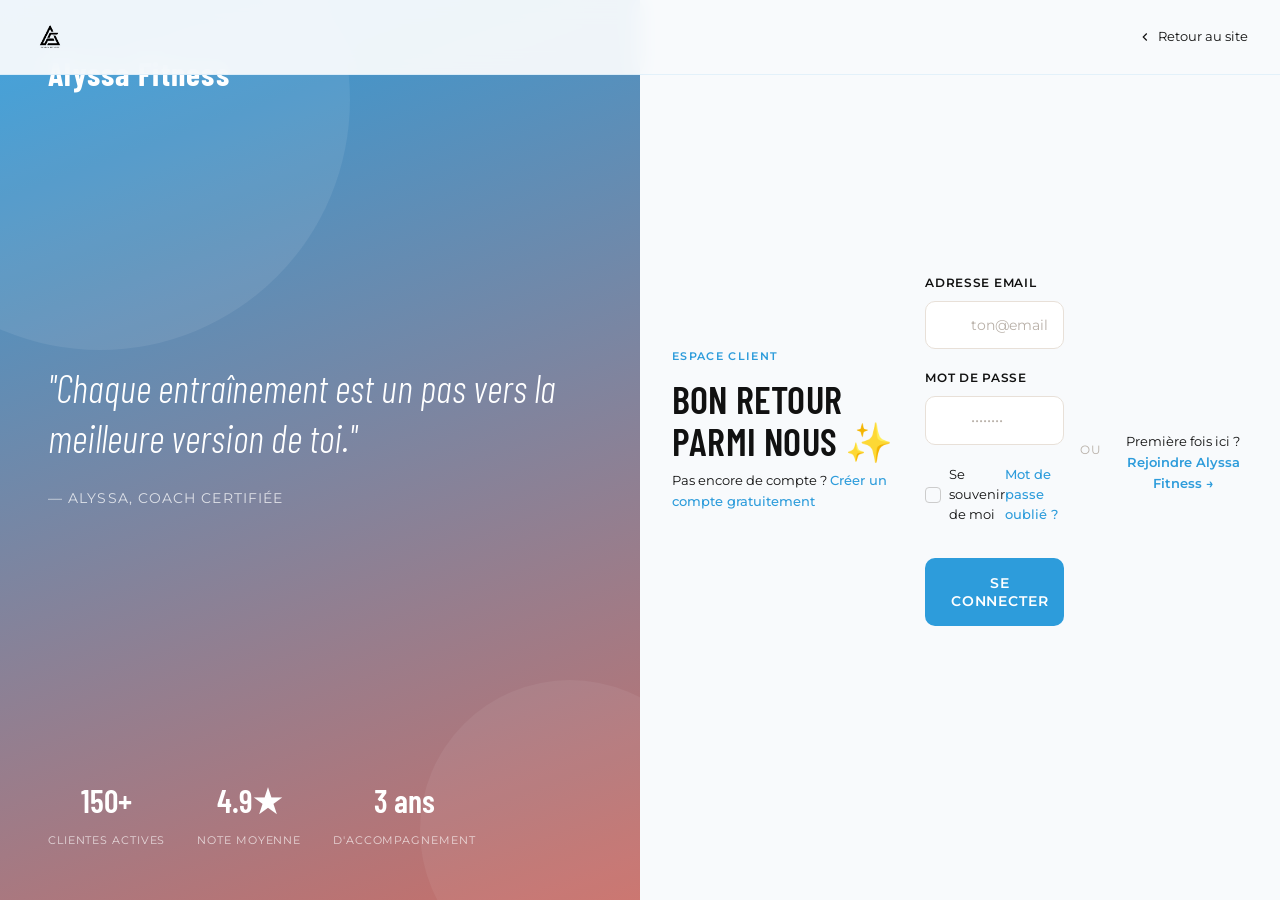
<file: connexion.html>
<!DOCTYPE html>
<html lang="fr">
<head>
  <meta charset="UTF-8" />
  <meta name="description" content="Connectez-vous à votre espace client Alyssa Fitness." />
  <meta name="viewport" content="width=device-width, initial-scale=1.0" />
  <link rel="icon" href="assets/favicon/favicon.ico?v=2" />
  <link rel="icon" type="image/png" sizes="32x32" href="assets/favicon/favicon-32x32.png?v=2" />
  <link rel="icon" type="image/png" sizes="16x16" href="assets/favicon/favicon-16x16.png?v=2" />
  <link rel="apple-touch-icon" href="assets/favicon/apple-touch-icon.png?v=2" />
  <meta property="og:type" content="website" />
  <meta property="og:title" content="Connexion — Alyssa Fitness" />
  <meta property="og:description" content="Connectez-vous à votre espace client Alyssa Fitness." />
  <meta property="og:image" content="https://alyssa-fitness-v3.vercel.app/assets/og/alyssa-fitness-og.jpg?v=2" />
  <meta property="og:url" content="https://alyssa-fitness-v3.vercel.app/connexion.html" />
  <meta name="twitter:card" content="summary_large_image" />
  <meta name="twitter:title" content="Connexion — Alyssa Fitness" />
  <meta name="twitter:description" content="Connectez-vous à votre espace client Alyssa Fitness." />
  <meta name="twitter:image" content="https://alyssa-fitness-v3.vercel.app/assets/og/alyssa-fitness-og.jpg?v=2" />
  <title>Connexion — Alyssa Fitness</title>
  <link rel="preconnect" href="https://fonts.googleapis.com" />
  <link rel="preconnect" href="https://fonts.gstatic.com" crossorigin />
  <link href="https://fonts.googleapis.com/css2?family=Cormorant+Garamond:ital,wght@0,300;0,400;0,600;0,700;1,300;1,400&family=Montserrat:wght@300;400;500;600;700&display=swap" rel="stylesheet" />
  <link rel="stylesheet" href="global.css" />
  <style>
    /* ── AUTH LAYOUT ── */
    .auth-page {
      min-height: 100vh;
      display: grid;
      grid-template-columns: 1fr 1fr;
    }

    /* ── LEFT PANEL (decorative) ── */
    .auth-panel {
      background: linear-gradient(160deg, var(--rose-saumon) 0%, #c96f68 100%);
      display: flex;
      flex-direction: column;
      justify-content: space-between;
      padding: 3rem;
      position: relative;
      overflow: hidden;
    }
    .auth-panel::before {
      content: '';
      position: absolute;
      width: 500px;
      height: 500px;
      border-radius: 50%;
      background: rgba(255,255,255,.08);
      top: -150px;
      left: -150px;
    }
    .auth-panel::after {
      content: '';
      position: absolute;
      width: 300px;
      height: 300px;
      border-radius: 50%;
      background: rgba(255,255,255,.06);
      bottom: -80px;
      right: -80px;
    }
    .auth-panel__logo {
      font-family: var(--font-titre);
      font-size: 2rem;
      font-weight: 700;
      color: #fff;
      letter-spacing: .04em;
      position: relative;
      z-index: 1;
    }
    .auth-panel__content {
      position: relative;
      z-index: 1;
    }
    .auth-panel__quote {
      font-family: var(--font-titre);
      font-size: clamp(2rem, 3vw, 2.8rem);
      font-weight: 300;
      font-style: italic;
      color: #fff;
      line-height: 1.3;
      margin-bottom: 1.5rem;
    }
    .auth-panel__sub {
      font-family: var(--font-corps);
      font-size: .85rem;
      color: rgba(255,255,255,.75);
      letter-spacing: .08em;
      text-transform: uppercase;
    }
    .auth-panel__stats {
      display: flex;
      gap: 2rem;
      position: relative;
      z-index: 1;
    }
    .auth-stat {
      text-align: center;
    }
    .auth-stat__val {
      display: block;
      font-family: var(--font-titre);
      font-size: 2rem;
      font-weight: 600;
      color: #fff;
    }
    .auth-stat__label {
      font-family: var(--font-corps);
      font-size: .7rem;
      color: rgba(255,255,255,.7);
      text-transform: uppercase;
      letter-spacing: .08em;
    }

    /* ── RIGHT PANEL (form) ── */
    .auth-form-panel {
      background: var(--blanc-casse);
      display: flex;
      align-items: center;
      justify-content: center;
      padding: 3rem 2rem;
    }
    .auth-form-wrap {
      width: 100%;
      max-width: 420px;
    }
    .auth-form-wrap__eyebrow {
      font-family: var(--font-corps);
      font-size: .7rem;
      font-weight: 600;
      letter-spacing: .12em;
      text-transform: uppercase;
      color: var(--rose-saumon);
      margin-bottom: .75rem;
    }
    .auth-form-wrap__title {
      font-family: var(--font-titre);
      font-size: clamp(2rem, 3vw, 2.6rem);
      font-weight: 600;
      color: var(--noir-doux);
      line-height: 1.1;
      margin-bottom: .5rem;
    }
    .auth-form-wrap__sub {
      font-family: var(--font-corps);
      font-size: .82rem;
      color: var(--gris-moyen);
      margin-bottom: 2.5rem;
    }
    .auth-form-wrap__sub a {
      color: var(--rose-saumon);
      text-decoration: none;
      font-weight: 500;
    }
    .auth-form-wrap__sub a:hover { text-decoration: underline; }

    /* ── FORM INPUTS ── */
    .auth-field {
      margin-bottom: 1.25rem;
    }
    .auth-field label {
      display: block;
      font-family: var(--font-corps);
      font-size: .72rem;
      font-weight: 600;
      letter-spacing: .06em;
      text-transform: uppercase;
      color: var(--noir-doux);
      margin-bottom: .5rem;
    }
    .auth-input-wrap {
      position: relative;
    }
    .auth-input-wrap svg {
      position: absolute;
      left: 1rem;
      top: 50%;
      transform: translateY(-50%);
      width: 16px;
      height: 16px;
      stroke: var(--gris-moyen);
    }
    .auth-input {
      width: 100%;
      padding: .9rem 1rem .9rem 2.8rem;
      background: #fff;
      border: 1.5px solid #e8e0d8;
      border-radius: 10px;
      font-family: var(--font-corps);
      font-size: .875rem;
      color: var(--noir-doux);
      transition: border-color .2s, box-shadow .2s;
      box-sizing: border-box;
    }
    .auth-input:focus {
      outline: none;
      border-color: var(--rose-saumon);
      box-shadow: 0 0 0 3px rgba(45,156,219,.12);
    }
    .auth-input::placeholder { color: #b8b0a8; }

    /* password toggle */
    .auth-input-wrap .pwd-toggle {
      position: absolute;
      right: 1rem;
      top: 50%;
      transform: translateY(-50%);
      background: none;
      border: none;
      cursor: pointer;
      padding: 0;
      display: flex;
      align-items: center;
    }
    .auth-input-wrap .pwd-toggle svg {
      position: static;
      transform: none;
      stroke: var(--gris-moyen);
    }

    /* ── ROW: remember + forgot ── */
    .auth-row {
      display: flex;
      align-items: center;
      justify-content: space-between;
      margin-bottom: 2rem;
    }
    .auth-checkbox {
      display: flex;
      align-items: center;
      gap: .5rem;
      cursor: pointer;
    }
    .auth-checkbox input[type="checkbox"] {
      appearance: none;
      width: 16px;
      height: 16px;
      border: 1.5px solid #ccc;
      border-radius: 4px;
      cursor: pointer;
      transition: background .2s, border-color .2s;
      flex-shrink: 0;
    }
    .auth-checkbox input[type="checkbox"]:checked {
      background: var(--rose-saumon);
      border-color: var(--rose-saumon);
      background-image: url("data:image/svg+xml,%3Csvg xmlns='http://www.w3.org/2000/svg' viewBox='0 0 16 16'%3E%3Cpath d='M3 8l3.5 3.5L13 5' stroke='%23fff' stroke-width='2' fill='none' stroke-linecap='round' stroke-linejoin='round'/%3E%3C/svg%3E");
      background-size: 12px;
      background-position: center;
      background-repeat: no-repeat;
    }
    .auth-checkbox span {
      font-family: var(--font-corps);
      font-size: .8rem;
      color: var(--gris-moyen);
    }
    .auth-forgot {
      font-family: var(--font-corps);
      font-size: .8rem;
      color: var(--rose-saumon);
      text-decoration: none;
      font-weight: 500;
    }
    .auth-forgot:hover { text-decoration: underline; }

    /* ── SUBMIT BUTTON ── */
    .auth-btn {
      width: 100%;
      padding: 1rem;
      background: var(--rose-saumon);
      color: #fff;
      border: none;
      border-radius: 10px;
      font-family: var(--font-corps);
      font-size: .875rem;
      font-weight: 600;
      letter-spacing: .06em;
      text-transform: uppercase;
      cursor: pointer;
      transition: background .25s, transform .2s, box-shadow .25s;
      display: flex;
      align-items: center;
      justify-content: center;
      gap: .6rem;
    }
    .auth-btn:hover {
      background: #d4726b;
      transform: translateY(-1px);
      box-shadow: 0 6px 20px rgba(45,156,219,.35);
    }
    .auth-btn:active { transform: translateY(0); }

    /* ── DIVIDER ── */
    .auth-divider {
      display: flex;
      align-items: center;
      gap: 1rem;
      margin: 1.75rem 0;
    }
    .auth-divider::before,
    .auth-divider::after {
      content: '';
      flex: 1;
      height: 1px;
      background: #e8e0d8;
    }
    .auth-divider span {
      font-family: var(--font-corps);
      font-size: .72rem;
      color: #b8b0a8;
      text-transform: uppercase;
      letter-spacing: .08em;
      white-space: nowrap;
    }

    /* ── BOTTOM REGISTER LINK ── */
    .auth-register {
      text-align: center;
      font-family: var(--font-corps);
      font-size: .82rem;
      color: var(--gris-moyen);
      margin-top: 1.5rem;
    }
    .auth-register a {
      color: var(--rose-saumon);
      font-weight: 600;
      text-decoration: none;
    }
    .auth-register a:hover { text-decoration: underline; }

    /* ── ERROR STATE ── */
    .auth-error {
      display: none;
      background: #fdecea;
      border: 1px solid #f5c6c3;
      border-radius: 8px;
      padding: .75rem 1rem;
      font-family: var(--font-corps);
      font-size: .82rem;
      color: #c0392b;
      margin-bottom: 1.25rem;
      align-items: center;
      gap: .5rem;
    }
    .auth-error.show { display: flex; }

    /* ── DEMO HINT ── */
    .auth-demo {
      background: linear-gradient(135deg, var(--beige-premium), #f0e6dc);
      border-radius: 10px;
      padding: .9rem 1rem;
      margin-bottom: 1.5rem;
      display: flex;
      align-items: flex-start;
      gap: .75rem;
    }
    .auth-demo__icon {
      font-size: 1rem;
      flex-shrink: 0;
      margin-top: .05rem;
    }
    .auth-demo__text {
      font-family: var(--font-corps);
      font-size: .75rem;
      color: var(--gris-moyen);
      line-height: 1.5;
    }
    .auth-demo__text strong {
      display: block;
      color: var(--noir-doux);
      font-weight: 600;
      margin-bottom: .2rem;
    }

    /* ── RESPONSIVE ── */
    @media (max-width: 768px) {
      .auth-page { grid-template-columns: 1fr; }
      .auth-panel { display: none; }
      .auth-form-panel { padding: 2rem 1.25rem; padding-top: 5rem; }
    }
  </style>
<link href="https://fonts.googleapis.com/css2?family=Barlow+Condensed:wght@600;700;800&display=swap" rel="stylesheet" />
  <link rel="stylesheet" href="elevate.css" />
</head>
<body>

<!-- Minimal header for auth pages -->
<header style="position:fixed;top:0;left:0;right:0;z-index:100;padding:1.2rem 2rem;display:flex;align-items:center;justify-content:space-between;background:rgba(248,250,252,.95);backdrop-filter:blur(10px);border-bottom:1px solid rgba(45,156,219,.1);">
  <a href="index.html" style="font-family:var(--font-titre);font-size:1.5rem;font-weight:700;color:var(--rose-saumon);text-decoration:none;letter-spacing:.04em;"><img src="assets/logo-transparent.png" style="height:36px;width:auto;object-fit:contain;vertical-align:middle;" alt="Alyssa Fitness" /></a>
  <a href="index.html" style="font-family:var(--font-corps);font-size:.8rem;color:var(--gris-moyen);text-decoration:none;display:flex;align-items:center;gap:.4rem;">
    <svg width="14" height="14" viewBox="0 0 24 24" fill="none" stroke="currentColor" stroke-width="2"><polyline points="15 18 9 12 15 6"/></svg>
    Retour au site
  </a>
</header>

<div class="auth-page">

  <!-- ── LEFT DECORATIVE PANEL ── -->
  <div class="auth-panel">
    <div class="auth-panel__logo">Alyssa Fitness</div>
    <div class="auth-panel__content">
      <p class="auth-panel__quote">"Chaque entraînement est un pas vers la meilleure version de toi."</p>
      <p class="auth-panel__sub">— Alyssa, coach certifiée</p>
    </div>
    <div class="auth-panel__stats">
      <div class="auth-stat">
        <span class="auth-stat__val">150+</span>
        <span class="auth-stat__label">Clientes actives</span>
      </div>
      <div class="auth-stat">
        <span class="auth-stat__val">4.9★</span>
        <span class="auth-stat__label">Note moyenne</span>
      </div>
      <div class="auth-stat">
        <span class="auth-stat__val">3 ans</span>
        <span class="auth-stat__label">D'accompagnement</span>
      </div>
    </div>
  </div>

  <!-- ── RIGHT FORM PANEL ── -->
  <div class="auth-form-panel">
    <div class="auth-form-wrap">

      <p class="auth-form-wrap__eyebrow">Espace client</p>
      <h1 class="auth-form-wrap__title">Bon retour<br>parmi nous ✨</h1>
      <p class="auth-form-wrap__sub">Pas encore de compte ? <a href="inscription.html">Créer un compte gratuitement</a></p>
      </div>

      <!-- Error message -->
      <div class="auth-error" id="authError">
        <svg width="16" height="16" viewBox="0 0 24 24" fill="none" stroke="currentColor" stroke-width="2"><circle cx="12" cy="12" r="10"/><line x1="12" y1="8" x2="12" y2="12"/><line x1="12" y1="16" x2="12.01" y2="16"/></svg>
        Email ou mot de passe incorrect. Veuillez réessayer.
      </div>

      <form id="loginForm" novalidate>

        <!-- Email -->
        <div class="auth-field">
          <label for="email">Adresse email</label>
          <div class="auth-input-wrap">
            <svg viewBox="0 0 24 24" fill="none" stroke="currentColor" stroke-width="1.5"><path d="M4 4h16c1.1 0 2 .9 2 2v12c0 1.1-.9 2-2 2H4c-1.1 0-2-.9-2-2V6c0-1.1.9-2 2-2z"/><polyline points="22,6 12,13 2,6"/></svg>
            <input type="email" id="email" class="auth-input" placeholder="ton@email.com" autocomplete="email" />
          </div>
        </div>

        <!-- Password -->
        <div class="auth-field">
          <label for="password">Mot de passe</label>
          <div class="auth-input-wrap">
            <svg viewBox="0 0 24 24" fill="none" stroke="currentColor" stroke-width="1.5"><rect x="3" y="11" width="18" height="11" rx="2" ry="2"/><path d="M7 11V7a5 5 0 0 1 10 0v4"/></svg>
            <input type="password" id="password" class="auth-input" placeholder="••••••••" autocomplete="current-password" style="padding-right:3rem;" />
            <button type="button" class="pwd-toggle" id="pwdToggle" aria-label="Afficher le mot de passe">
              <svg id="eyeIcon" width="18" height="18" viewBox="0 0 24 24" fill="none" stroke="currentColor" stroke-width="1.5"><path d="M1 12s4-8 11-8 11 8 11 8-4 8-11 8-11-8-11-8z"/><circle cx="12" cy="12" r="3"/></svg>
            </button>
          </div>
        </div>

        <!-- Remember + Forgot -->
        <div class="auth-row">
          <label class="auth-checkbox">
            <input type="checkbox" id="rememberMe" />
            <span>Se souvenir de moi</span>
          </label>
          <a href="#" class="auth-forgot" onclick="showForgotModal(event)">Mot de passe oublié ?</a>
        </div>

        <!-- Submit -->
        <button type="submit" class="auth-btn" id="loginBtn">
          <svg width="16" height="16" viewBox="0 0 24 24" fill="none" stroke="currentColor" stroke-width="2"><path d="M15 3h4a2 2 0 0 1 2 2v14a2 2 0 0 1-2 2h-4"/><polyline points="10 17 15 12 10 7"/><line x1="15" y1="12" x2="3" y2="12"/></svg>
          Se connecter
        </button>

      </form>

      <div class="auth-divider"><span>ou</span></div>

      <div class="auth-register">
        Première fois ici ? <a href="inscription.html">Rejoindre Alyssa Fitness →</a>
      </div>

    </div>
  </div>
</div>

<!-- ── FORGOT PASSWORD MODAL ── -->
<div id="forgotModal" style="display:none;position:fixed;inset:0;background:rgba(17,17,17,.5);backdrop-filter:blur(4px);z-index:200;align-items:center;justify-content:center;">
  <div style="background:#fff;border-radius:20px;padding:2.5rem;max-width:400px;width:90%;animation:scaleIn .25s ease;">
    <h2 style="font-family:var(--font-titre);font-size:1.8rem;font-weight:600;color:var(--noir-doux);margin-bottom:.5rem;">Mot de passe oublié</h2>
    <p style="font-family:var(--font-corps);font-size:.82rem;color:var(--gris-moyen);margin-bottom:1.5rem;">Saisis ton email et tu recevras un lien de réinitialisation.</p>
    <div class="auth-field">
      <label for="forgotEmail">Adresse email</label>
      <div class="auth-input-wrap">
        <svg viewBox="0 0 24 24" fill="none" stroke="currentColor" stroke-width="1.5"><path d="M4 4h16c1.1 0 2 .9 2 2v12c0 1.1-.9 2-2 2H4c-1.1 0-2-.9-2-2V6c0-1.1.9-2 2-2z"/><polyline points="22,6 12,13 2,6"/></svg>
        <input type="email" id="forgotEmail" class="auth-input" placeholder="ton@email.com" />
      </div>
    </div>
    <div style="display:flex;gap:1rem;margin-top:1.5rem;">
      <button onclick="closeForgotModal()" style="flex:1;padding:.9rem;background:var(--beige-premium);border:none;border-radius:10px;font-family:var(--font-corps);font-size:.82rem;font-weight:600;cursor:pointer;color:var(--gris-moyen);">Annuler</button>
      <button onclick="sendReset()" style="flex:1;padding:.9rem;background:var(--rose-saumon);color:#fff;border:none;border-radius:10px;font-family:var(--font-corps);font-size:.82rem;font-weight:600;cursor:pointer;">Envoyer le lien</button>
    </div>
  </div>
</div>

<script src="global.js"></script>
<script>
  // ── Password toggle ──
  const pwdToggle = document.getElementById('pwdToggle');
  const pwdInput  = document.getElementById('password');
  const eyeIcon   = document.getElementById('eyeIcon');

  pwdToggle.addEventListener('click', () => {
    const show = pwdInput.type === 'password';
    pwdInput.type = show ? 'text' : 'password';
    eyeIcon.innerHTML = show
      ? `<path d="M17.94 17.94A10.07 10.07 0 0 1 12 20c-7 0-11-8-11-8a18.45 18.45 0 0 1 5.06-5.94M9.9 4.24A9.12 9.12 0 0 1 12 4c7 0 11 8 11 8a18.5 18.5 0 0 1-2.16 3.19m-6.72-1.07a3 3 0 1 1-4.24-4.24"/><line x1="1" y1="1" x2="23" y2="23"/>`
      : `<path d="M1 12s4-8 11-8 11 8 11 8-4 8-11 8-11-8-11-8z"/><circle cx="12" cy="12" r="3"/>`;
  });

  // ── Form submit ──
  document.getElementById('loginForm').addEventListener('submit', function(e) {
    e.preventDefault();
    const email    = document.getElementById('email').value.trim();
    const password = document.getElementById('password').value;
    const errorEl  = document.getElementById('authError');
    const btn      = document.getElementById('loginBtn');

    errorEl.classList.remove('show');

    if (!email || !password) {
      errorEl.textContent = 'Veuillez remplir tous les champs.';
      errorEl.classList.add('show');
      return;
    }

    // Mock authentication
    btn.innerHTML = `<svg width="16" height="16" viewBox="0 0 24 24" fill="none" stroke="currentColor" stroke-width="2" style="animation:spin .8s linear infinite"><polyline points="23 4 23 10 17 10"/><path d="M20.49 15a9 9 0 1 1-2.12-9.36L23 10"/></svg> Connexion…`;
    btn.disabled = true;

    setTimeout(() => {
      // Connexion
      if (false) {
        btn.innerHTML = `<svg width="16" height="16" viewBox="0 0 24 24" fill="none" stroke="currentColor" stroke-width="2"><polyline points="20 6 9 17 4 12"/></svg> Connectée !`;
        btn.style.background = '#27ae60';
        setTimeout(() => { window.location.href = 'compte.html'; }, 700);
      } else {
        errorEl.innerHTML = `<svg width="16" height="16" viewBox="0 0 24 24" fill="none" stroke="currentColor" stroke-width="2"><circle cx="12" cy="12" r="10"/><line x1="12" y1="8" x2="12" y2="12"/><line x1="12" y1="16" x2="12.01" y2="16"/></svg> Email ou mot de passe incorrect. Veuillez réessayer.`;
        errorEl.classList.add('show');
        btn.innerHTML = `<svg width="16" height="16" viewBox="0 0 24 24" fill="none" stroke="currentColor" stroke-width="2"><path d="M15 3h4a2 2 0 0 1 2 2v14a2 2 0 0 1-2 2h-4"/><polyline points="10 17 15 12 10 7"/><line x1="15" y1="12" x2="3" y2="12"/></svg> Se connecter`;
        btn.disabled = false;
      }
    }, 1200);
  });

  // ── Forgot password modal ──
  function showForgotModal(e) {
    e.preventDefault();
    const modal = document.getElementById('forgotModal');
    modal.style.display = 'flex';
  }
  function closeForgotModal() {
    document.getElementById('forgotModal').style.display = 'none';
  }
  function sendReset() {
    const email = document.getElementById('forgotEmail').value.trim();
    if (!email) return;
    closeForgotModal();
    window.showToast('Lien de réinitialisation envoyé à ' + email + ' ✉️', 'success');
  }
  document.getElementById('forgotModal').addEventListener('click', function(e) {
    if (e.target === this) closeForgotModal();
  });

  // ── Spin animation ──
  const style = document.createElement('style');
  style.textContent = '@keyframes spin { from{transform:rotate(0)} to{transform:rotate(360deg)} }';
  document.head.appendChild(style);
</script>
</body>
</html>
</file>
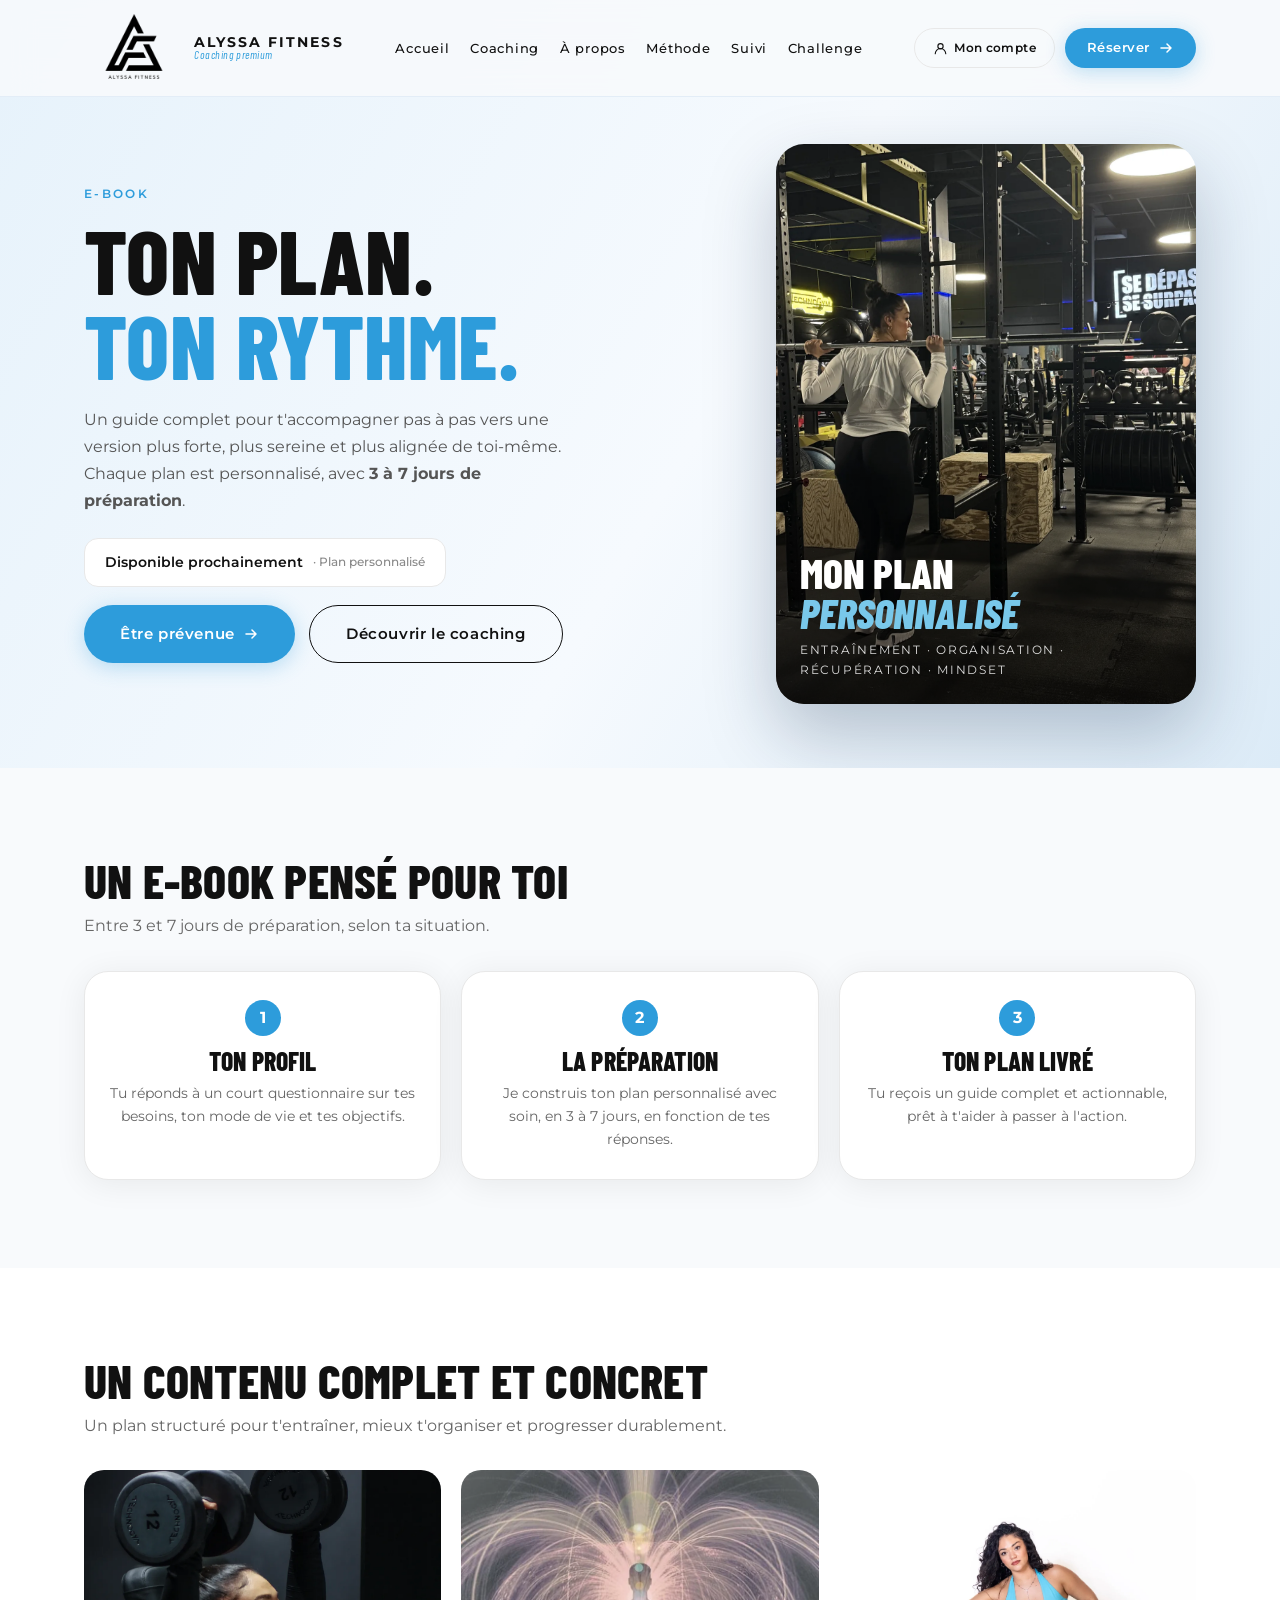
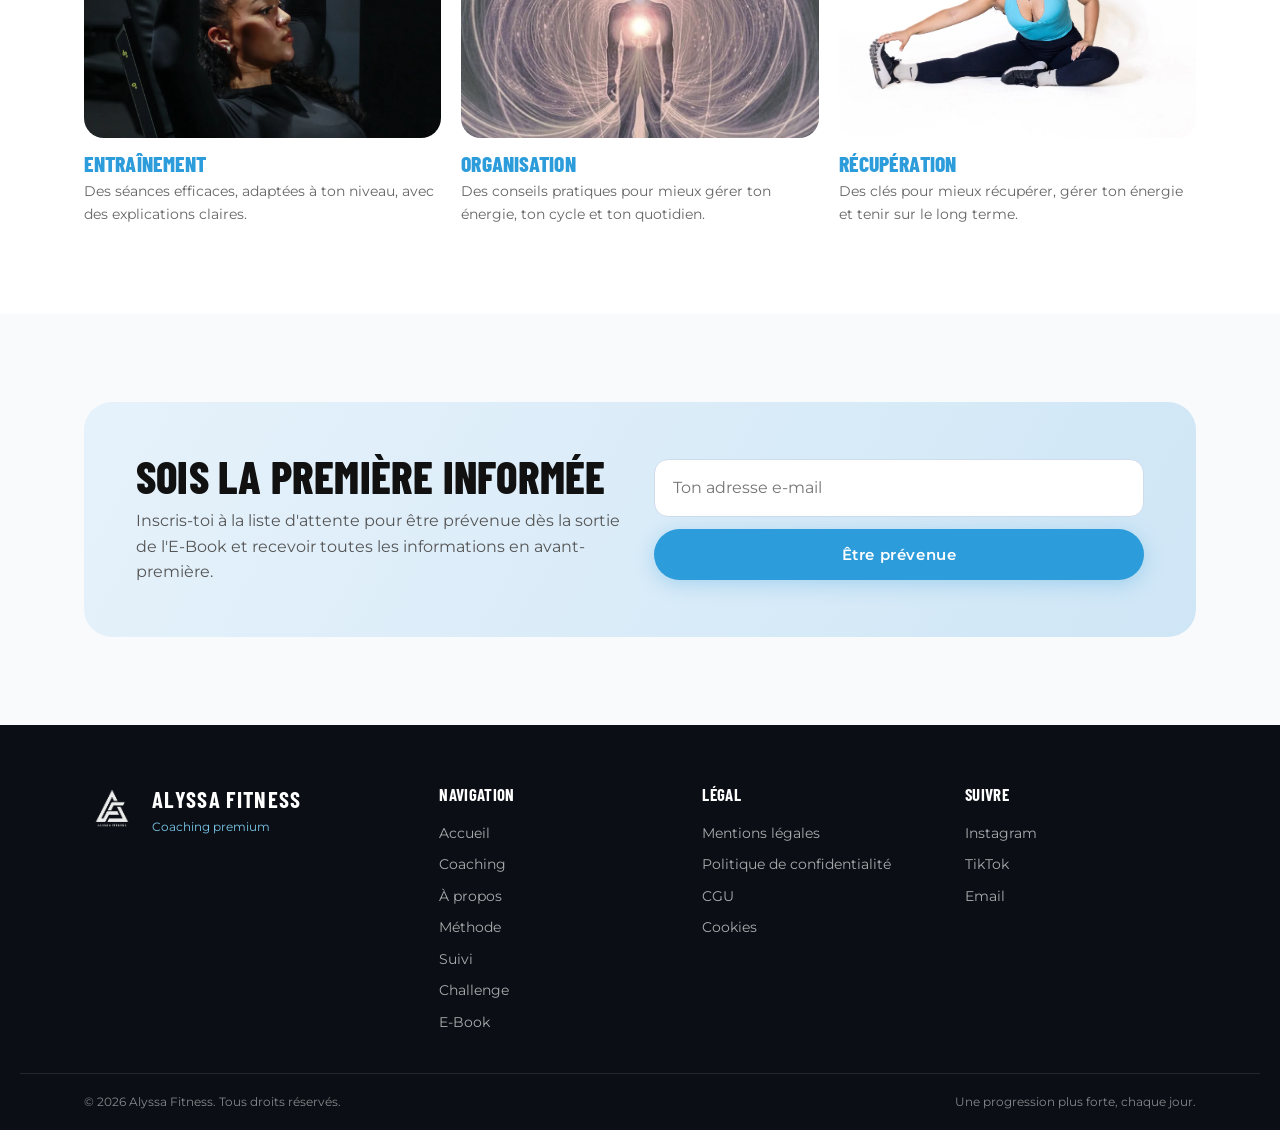
<file: ebook.html>
<!DOCTYPE html>
<html lang="fr">
<head>
  <meta charset="UTF-8" />
  <meta name="viewport" content="width=device-width, initial-scale=1.0" />
  <link rel="icon" href="assets/favicon/favicon.ico?v=2" />
  <link rel="icon" type="image/png" sizes="32x32" href="assets/favicon/favicon-32x32.png?v=2" />
  <link rel="icon" type="image/png" sizes="16x16" href="assets/favicon/favicon-16x16.png?v=2" />
  <link rel="apple-touch-icon" href="assets/favicon/apple-touch-icon.png?v=2" />
  <meta property="og:type" content="website" />
  <meta property="og:title" content="E-Book — Alyssa Fitness" />
  <meta property="og:description" content="L'E-Book d\'Alyssa Fitness arrive bientôt : un plan personnalisé, préparé sur-mesure en 3 à 7 jours." />
  <meta property="og:image" content="https://alyssa-fitness-v3.vercel.app/assets/og/alyssa-fitness-og.jpg?v=2" />
  <meta property="og:url" content="https://alyssa-fitness-v3.vercel.app/ebook.html" />
  <meta name="twitter:card" content="summary_large_image" />
  <meta name="twitter:title" content="E-Book — Alyssa Fitness" />
  <meta name="twitter:description" content="L'E-Book d\'Alyssa Fitness arrive bientôt : un plan personnalisé, préparé sur-mesure en 3 à 7 jours." />
  <meta name="twitter:image" content="https://alyssa-fitness-v3.vercel.app/assets/og/alyssa-fitness-og.jpg?v=2" />
  <meta name="description" content="L'E-Book d\'Alyssa Fitness arrive bientôt : un plan personnalisé, préparé sur-mesure en 3 à 7 jours." />
  <title>E-Book — Alyssa Fitness</title>

  <link rel="preconnect" href="https://fonts.googleapis.com" />
  <link rel="preconnect" href="https://fonts.gstatic.com" crossorigin />
  <link href="https://fonts.googleapis.com/css2?family=Barlow+Condensed:wght@700;800&family=Playfair+Display:ital,wght@0,400;0,500;0,600;0,700;1,400;1,500&family=Montserrat:wght@300;400;500;600;700&display=swap" rel="stylesheet" />
  <link rel="stylesheet" href="global.css" />

  <style>
    .eb-hero { position:relative; overflow:hidden; padding: calc(var(--header-h) + 48px) 0 64px; background: linear-gradient(120deg,#E6F2FB 0%,#F6FAFE 55%,#DCEBF7 100%); }
    .eb-hero__grid { display:grid; grid-template-columns: 1.1fr .9fr; gap: clamp(28px,5vw,72px); align-items:center; }
    .eb-hero__title { font-size: clamp(3rem, 7.5vw, 5.6rem); line-height:.95; margin: 10px 0 18px; color: var(--noir-doux); }
    .eb-hero__title em { color: var(--rose-saumon); }
    .eb-hero__text { max-width: 480px; font-size:1rem; line-height:1.7; color:#555; margin-bottom:24px; }
    .eb-pill { display:inline-flex; align-items:center; gap:10px; padding:12px 20px; border-radius:14px; background:#fff; border:1px solid var(--gris-clair); font-weight:600; font-size:.88rem; margin-bottom:18px; }
    .eb-pill small { font-weight:500; color:var(--gris-texte); }
    .eb-hero__actions { display:flex; flex-wrap:wrap; gap:14px; }
    .eb-cover { position:relative; border-radius:28px; overflow:hidden; aspect-ratio:3/4; max-width:420px; margin-left:auto; box-shadow:0 30px 70px rgba(17,40,70,.25); transform: rotate(2deg); }
    .eb-cover img { width:100%; height:100%; object-fit:cover; object-position:center top; display:block; }
    .eb-cover::after { content:''; position:absolute; inset:0; background: linear-gradient(to top, rgba(0,0,0,.7), transparent 55%); }
    .eb-cover__text { position:absolute; z-index:1; left:24px; right:24px; bottom:24px; color:#fff; }
    .eb-cover__text strong { display:block; font-family:var(--font-elv); font-weight:800; font-size:2.6rem; line-height:.95; text-transform:uppercase; }
    .eb-cover__text strong em { color: var(--rose-clair); }
    .eb-cover__text span { display:block; margin-top:8px; font-size:.78rem; letter-spacing:.14em; text-transform:uppercase; opacity:.85; }

    .eb-section { padding: clamp(48px,7vw,88px) 0; background: var(--blanc-casse); }
    .eb-section h2 { font-size: clamp(2rem,4.5vw,3rem); margin-bottom: 8px; }
    .eb-section__sub { color:#666; margin-bottom: 32px; }
    .eb-steps { display:grid; grid-template-columns: repeat(3,1fr); gap:20px; }
    .eb-step { background:#fff; border:1px solid var(--gris-clair); border-radius:24px; padding:28px 24px; text-align:center; box-shadow:var(--ombre-card); }
    .eb-step__n { width:36px; height:36px; border-radius:50%; background:var(--rose-saumon); color:#fff; font-weight:700; display:inline-flex; align-items:center; justify-content:center; margin-bottom:12px; }
    .eb-step h3 { font-size:1.6rem; margin-bottom:8px; }
    .eb-step p { color:#666; font-size:.9rem; line-height:1.6; }
    .eb-gallery { display:grid; grid-template-columns: repeat(3,1fr); gap:20px; }
    .eb-feat__img { border-radius:20px; overflow:hidden; aspect-ratio: 4/3; margin-bottom:14px; }
    .eb-feat__img img { width:100%; height:100%; object-fit:cover; object-position:center 25%; display:block; }
    .eb-feat h3 { font-size:1.35rem; color:var(--rose-saumon); margin-bottom:6px; }
    .eb-feat p { color:#666; font-size:.9rem; line-height:1.6; }
    .eb-notify { position:relative; overflow:hidden; border-radius:28px; background: linear-gradient(120deg,#E6F2FB,#cfe6f6); padding: clamp(28px,5vw,52px); display:grid; grid-template-columns: 1fr 1fr; gap:28px; align-items:center; }
    .eb-notify h2 { font-size: clamp(2rem,4vw,2.8rem); }
    .eb-notify p { color:#555; line-height:1.6; }
    .eb-notify form { display:grid; gap:12px; }
    .eb-notify input { padding:15px 18px; border-radius:14px; border:1px solid #cfdceb; background:#fff; font:inherit; }
    @media (max-width: 900px) {
      .eb-hero__grid, .eb-notify { grid-template-columns:1fr; }
      .eb-cover { margin:0 auto; transform:none; max-width:360px; }
      .eb-steps, .eb-gallery { grid-template-columns:1fr; }
    }
  </style>
<link href="https://fonts.googleapis.com/css2?family=Barlow+Condensed:wght@600;700;800&display=swap" rel="stylesheet" />
  <link rel="stylesheet" href="elevate.css" />
</head>
<body>

  <!-- ═══════════════════════════════════════════
       HEADER
  ═══════════════════════════════════════════ -->
  <header class="header" id="header">
    <div class="header__inner container">

      <a href="index.html" class="header__logo" aria-label="Alyssa Fitness — Accueil">
        <img src="assets/logo-transparent.png" class="logo-img" alt="Alyssa Fitness" />
        <div class="logo-wordmark">
          <span class="logo-wordmark__name">Alyssa Fitness</span>
          <span class="logo-wordmark__sub">Coaching premium</span>
        </div>
      </a>

      <nav class="header__nav" role="navigation" aria-label="Navigation principale">
        <ul class="nav-list">
          <li><a href="index.html" class="nav-link">Accueil</a></li>
          <li><a href="coaching.html" class="nav-link">Coaching</a></li>
          <li><a href="a-propos.html" class="nav-link">À propos</a></li>
          <li><a href="methode.html" class="nav-link">Méthode</a></li>
          <li><a href="suivi.html" class="nav-link">Suivi</a></li>
          <li><a href="challenge.html" class="nav-link">Challenge</a></li>
        </ul>
      </nav>

      <div class="header__ctas">
        <a href="compte.html" class="btn--compte">
          <svg viewBox="0 0 20 20" fill="none"><circle cx="10" cy="7" r="3.5" stroke="currentColor" stroke-width="1.5"/><path d="M3 17c0-3.866 3.134-7 7-7s7 3.134 7 7" stroke="currentColor" stroke-width="1.5" stroke-linecap="round"/></svg>
          Mon compte
        </a>
        <a href="reservation.html" class="btn btn--primary btn--sm btn--reserv-desktop">
          Réserver
          <svg class="btn-arrow" viewBox="0 0 16 16" fill="none"><path d="M3 8h10M9 4l4 4-4 4" stroke="currentColor" stroke-width="1.5" stroke-linecap="round" stroke-linejoin="round"/></svg>
        </a>
      </div>

      <button class="burger" id="burger" aria-label="Ouvrir le menu" aria-expanded="false" aria-controls="mobile-menu">
        <span></span><span></span><span></span>
      </button>
    </div>

    <div class="mobile-menu" id="mobile-menu" role="dialog" aria-label="Menu mobile">
      <ul class="mobile-nav-list">
        <li><a href="index.html" class="mobile-nav-link">Accueil</a></li>
        <li><a href="coaching.html" class="mobile-nav-link">Coaching</a></li>
        <li><a href="a-propos.html" class="mobile-nav-link">À propos</a></li>
        <li><a href="methode.html" class="mobile-nav-link">Méthode</a></li>
        <li><a href="suivi.html" class="mobile-nav-link">Suivi</a></li>
        <li><a href="challenge.html" class="mobile-nav-link">Challenge</a></li>
      </ul>
      <div class="mobile-menu__ctas">
        <a href="compte.html" class="btn btn--ghost mobile-cta">Mon compte</a>
        <a href="reservation.html" class="btn btn--primary mobile-cta">Réserver</a>
      </div>
    </div>
  </header>

  <main>
  <section class="eb-hero" aria-label="E-Book">
    <div class="container eb-hero__grid">
      <div>
        <p class="section-eyebrow">E-Book</p>
        <h1 class="eb-hero__title">Ton plan.<br/><em>Ton rythme.</em></h1>
        <p class="eb-hero__text">Un guide complet pour t'accompagner pas à pas vers une version plus forte, plus sereine et plus alignée de toi-même. Chaque plan est personnalisé, avec <strong>3 à 7 jours de préparation</strong>.</p>
        <div class="eb-pill">Disponible prochainement <small>· Plan personnalisé</small></div>
        <div class="eb-hero__actions">
          <a href="#prevenue" class="btn btn--primary btn--lg">Être prévenue
            <svg class="btn-arrow" viewBox="0 0 16 16" fill="none"><path d="M3 8h10M9 4l4 4-4 4" stroke="currentColor" stroke-width="1.5" stroke-linecap="round" stroke-linejoin="round"/></svg>
          </a>
          <a href="coaching.html" class="btn btn--ghost btn--lg">Découvrir le coaching</a>
        </div>
      </div>
      <div class="eb-cover reveal">
        <img src="assets/images/alyssa/alyssa-squat-gym.webp" alt="Alyssa à l'entraînement" />
        <div class="eb-cover__text"><strong>Mon plan <em>personnalisé</em></strong><span>Entraînement · Organisation · Récupération · Mindset</span></div>
      </div>
    </div>
  </section>

  <section class="eb-section" aria-label="Comment ça marche">
    <div class="container">
      <h2>Un E-Book pensé pour toi</h2>
      <p class="eb-section__sub">Entre 3 et 7 jours de préparation, selon ta situation.</p>
      <div class="eb-steps">
        <div class="eb-step reveal"><span class="eb-step__n">1</span><h3>Ton profil</h3><p>Tu réponds à un court questionnaire sur tes besoins, ton mode de vie et tes objectifs.</p></div>
        <div class="eb-step reveal reveal-delay-1"><span class="eb-step__n">2</span><h3>La préparation</h3><p>Je construis ton plan personnalisé avec soin, en 3 à 7 jours, en fonction de tes réponses.</p></div>
        <div class="eb-step reveal reveal-delay-2"><span class="eb-step__n">3</span><h3>Ton plan livré</h3><p>Tu reçois un guide complet et actionnable, prêt à t'aider à passer à l'action.</p></div>
      </div>
    </div>
  </section>

  <section class="eb-section" style="background:#fff;" aria-label="Contenu de l'E-Book">
    <div class="container">
      <h2>Un contenu complet et concret</h2>
      <p class="eb-section__sub">Un plan structuré pour t'entraîner, mieux t'organiser et progresser durablement.</p>
      <div class="eb-gallery">
        <div class="eb-feat reveal"><div class="eb-feat__img"><img src="assets/images/alyssa/alyssa-dumbbell-press.webp" alt="" loading="lazy" /></div><h3>Entraînement</h3><p>Des séances efficaces, adaptées à ton niveau, avec des explications claires.</p></div>
        <div class="eb-feat reveal reveal-delay-1"><div class="eb-feat__img"><img src="assets/images/alyssa/alyssa-energy-cycle.webp" alt="" loading="lazy" /></div><h3>Organisation</h3><p>Des conseils pratiques pour mieux gérer ton énergie, ton cycle et ton quotidien.</p></div>
        <div class="eb-feat reveal reveal-delay-2"><div class="eb-feat__img"><img src="assets/images/alyssa/alyssa-stretch-studio.webp" alt="" loading="lazy" /></div><h3>Récupération</h3><p>Des clés pour mieux récupérer, gérer ton énergie et tenir sur le long terme.</p></div>
      </div>
    </div>
  </section>

  <section class="eb-section" id="prevenue" aria-label="Être prévenue">
    <div class="container">
      <div class="eb-notify reveal">
        <div>
          <h2>Sois la première informée</h2>
          <p>Inscris-toi à la liste d'attente pour être prévenue dès la sortie de l'E-Book et recevoir toutes les informations en avant-première.</p>
        </div>
        <form id="ebookNotify" action="mailto:alyssapro.coaching@gmail.com" method="post" enctype="text/plain">
          <input type="email" name="email" placeholder="Ton adresse e-mail" required aria-label="Adresse e-mail" />
          <button type="submit" class="btn btn--primary btn--lg" style="justify-content:center;">Être prévenue</button>
        </form>
      </div>
    </div>
  </section>
  </main>

  <footer class="elv-footer" role="contentinfo">
    <div class="container elv-footer__grid">
      <div class="elv-footer__brand">
        <a href="index.html" class="elv-footer__logo" aria-label="Alyssa Fitness">
          <img src="assets/logo-white.png" class="logo-img logo-img--footer" alt="Alyssa Fitness" />
          <span><strong>Alyssa Fitness</strong><em>Coaching premium</em></span>
        </a>
      </div>
      <nav class="elv-footer__col" aria-label="Navigation">
        <h4>Navigation</h4>
        <ul>
          <li><a href="index.html">Accueil</a></li><li><a href="coaching.html">Coaching</a></li><li><a href="a-propos.html">À propos</a></li><li><a href="methode.html">Méthode</a></li><li><a href="suivi.html">Suivi</a></li><li><a href="challenge.html">Challenge</a></li><li><a href="ebook.html">E-Book</a></li>
        </ul>
      </nav>
      <nav class="elv-footer__col" aria-label="Légal">
        <h4>Légal</h4>
        <ul><li><a href="#">Mentions légales</a></li><li><a href="#">Politique de confidentialité</a></li><li><a href="#">CGU</a></li><li><a href="#">Cookies</a></li></ul>
      </nav>
      <div class="elv-footer__col">
        <h4>Suivre</h4>
        <ul>
          <li><a href="https://www.instagram.com/alyssa_hdd" target="_blank" rel="noopener noreferrer">Instagram</a></li>
          <li><a href="https://www.tiktok.com/@alyssa_hdd" target="_blank" rel="noopener noreferrer">TikTok</a></li>
          <li><a href="mailto:alyssapro.coaching@gmail.com">Email</a></li>
        </ul>
      </div>
    </div>
    <div class="container elv-footer__bottom">
      <span>© 2026 Alyssa Fitness. Tous droits réservés.</span>
      <span>Une progression plus forte, chaque jour.</span>
    </div>
  </footer>

  <script src="global.js"></script>
</body>
</html>
</file>
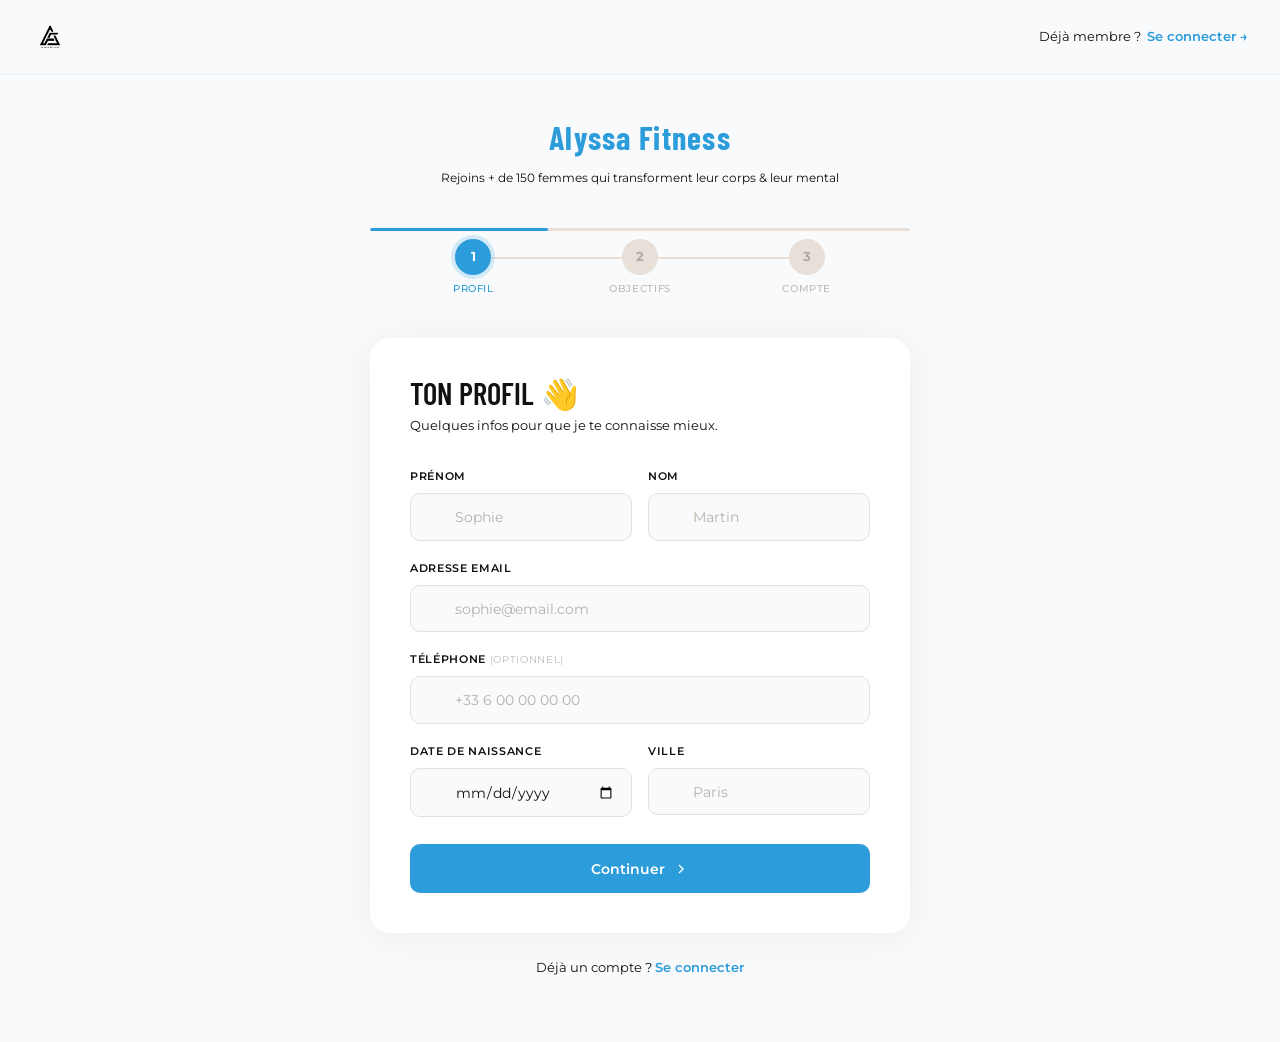
<file: inscription.html>
<!DOCTYPE html>
<html lang="fr">
<head>
  <meta charset="UTF-8" />
  <meta name="description" content="Créez votre compte Alyssa Fitness et commencez votre transformation." />
  <meta name="viewport" content="width=device-width, initial-scale=1.0" />
  <link rel="icon" href="assets/favicon/favicon.ico?v=2" />
  <link rel="icon" type="image/png" sizes="32x32" href="assets/favicon/favicon-32x32.png?v=2" />
  <link rel="icon" type="image/png" sizes="16x16" href="assets/favicon/favicon-16x16.png?v=2" />
  <link rel="apple-touch-icon" href="assets/favicon/apple-touch-icon.png?v=2" />
  <meta property="og:type" content="website" />
  <meta property="og:title" content="Inscription — Alyssa Fitness" />
  <meta property="og:description" content="Créez votre compte Alyssa Fitness et commencez votre transformation." />
  <meta property="og:image" content="https://alyssa-fitness-v3.vercel.app/assets/og/alyssa-fitness-og.jpg?v=2" />
  <meta property="og:url" content="https://alyssa-fitness-v3.vercel.app/inscription.html" />
  <meta name="twitter:card" content="summary_large_image" />
  <meta name="twitter:title" content="Inscription — Alyssa Fitness" />
  <meta name="twitter:description" content="Créez votre compte Alyssa Fitness et commencez votre transformation." />
  <meta name="twitter:image" content="https://alyssa-fitness-v3.vercel.app/assets/og/alyssa-fitness-og.jpg?v=2" />
  <title>Inscription — Alyssa Fitness</title>
  <link rel="preconnect" href="https://fonts.googleapis.com" />
  <link rel="preconnect" href="https://fonts.gstatic.com" crossorigin />
  <link href="https://fonts.googleapis.com/css2?family=Cormorant+Garamond:ital,wght@0,300;0,400;0,600;0,700;1,300;1,400&family=Montserrat:wght@300;400;500;600;700&display=swap" rel="stylesheet" />
  <link rel="stylesheet" href="global.css" />
  <style>
    /* ── GLOBAL PAGE ── */
    .reg-page {
      min-height: 100vh;
      background: var(--blanc-casse);
      display: flex;
      flex-direction: column;
      align-items: center;
      padding: 7rem 1.5rem 4rem;
    }

    /* ── HEADER BRANDING ── */
    .reg-brand {
      text-align: center;
      margin-bottom: 2.5rem;
    }
    .reg-brand__logo {
      font-family: var(--font-titre);
      font-size: 2rem;
      font-weight: 700;
      color: var(--rose-saumon);
      letter-spacing: .04em;
    }
    .reg-brand__sub {
      font-family: var(--font-corps);
      font-size: .78rem;
      color: var(--gris-moyen);
      margin-top: .3rem;
    }

    /* ── STEPPER ── */
    .reg-stepper {
      display: flex;
      align-items: center;
      gap: 0;
      margin-bottom: 2.5rem;
      width: 100%;
      max-width: 500px;
    }
    .reg-step {
      display: flex;
      flex-direction: column;
      align-items: center;
      gap: .4rem;
      flex: 1;
      position: relative;
    }
    .reg-step:not(:last-child)::after {
      content: '';
      position: absolute;
      top: 18px;
      left: 50%;
      width: 100%;
      height: 2px;
      background: #e8e0d8;
      z-index: 0;
      transition: background .4s;
    }
    .reg-step.done:not(:last-child)::after { background: var(--rose-saumon); }
    .reg-step__num {
      width: 36px;
      height: 36px;
      border-radius: 50%;
      background: #e8e0d8;
      display: flex;
      align-items: center;
      justify-content: center;
      font-family: var(--font-corps);
      font-size: .8rem;
      font-weight: 700;
      color: #aaa;
      position: relative;
      z-index: 1;
      transition: background .3s, color .3s;
    }
    .reg-step.active .reg-step__num {
      background: var(--rose-saumon);
      color: #fff;
      box-shadow: 0 0 0 4px rgba(45,156,219,.18);
    }
    .reg-step.done .reg-step__num {
      background: var(--rose-saumon);
      color: #fff;
    }
    .reg-step__label {
      font-family: var(--font-corps);
      font-size: .65rem;
      font-weight: 500;
      letter-spacing: .06em;
      text-transform: uppercase;
      color: #bbb;
      text-align: center;
      transition: color .3s;
    }
    .reg-step.active .reg-step__label,
    .reg-step.done .reg-step__label { color: var(--rose-saumon); }

    /* ── CARD ── */
    .reg-card {
      background: #fff;
      border-radius: 20px;
      box-shadow: 0 4px 40px rgba(0,0,0,.06);
      padding: 2.5rem;
      width: 100%;
      max-width: 540px;
    }
    .reg-card__title {
      font-family: var(--font-titre);
      font-size: 1.9rem;
      font-weight: 600;
      color: var(--noir-doux);
      margin-bottom: .4rem;
    }
    .reg-card__sub {
      font-family: var(--font-corps);
      font-size: .82rem;
      color: var(--gris-moyen);
      margin-bottom: 2rem;
    }

    /* ── PANELS (show/hide) ── */
    .reg-panel { display: none; }
    .reg-panel.active { display: block; }

    /* ── FORM INPUTS ── */
    .reg-field {
      margin-bottom: 1.2rem;
    }
    .reg-field label {
      display: block;
      font-family: var(--font-corps);
      font-size: .7rem;
      font-weight: 600;
      letter-spacing: .06em;
      text-transform: uppercase;
      color: var(--noir-doux);
      margin-bottom: .45rem;
    }
    .reg-input-wrap {
      position: relative;
    }
    .reg-input-wrap svg.field-icon {
      position: absolute;
      left: 1rem;
      top: 50%;
      transform: translateY(-50%);
      width: 15px;
      height: 15px;
      stroke: var(--gris-moyen);
    }
    .reg-input {
      width: 100%;
      padding: .85rem 1rem .85rem 2.75rem;
      border: 1.5px solid #e8e0d8;
      border-radius: 10px;
      background: var(--blanc-casse);
      font-family: var(--font-corps);
      font-size: .875rem;
      color: var(--noir-doux);
      box-sizing: border-box;
      transition: border-color .2s, box-shadow .2s;
    }
    .reg-input:focus {
      outline: none;
      border-color: var(--rose-saumon);
      box-shadow: 0 0 0 3px rgba(45,156,219,.12);
      background: #fff;
    }
    .reg-input::placeholder { color: #b8b0a8; }
    .reg-input.no-icon { padding-left: 1rem; }

    .reg-row {
      display: grid;
      grid-template-columns: 1fr 1fr;
      gap: 1rem;
    }

    /* ── GOAL CARDS ── */
    .goal-grid {
      display: grid;
      grid-template-columns: 1fr 1fr;
      gap: .75rem;
      margin-bottom: 1.5rem;
    }
    .goal-card {
      border: 2px solid #e8e0d8;
      border-radius: 14px;
      padding: 1.1rem 1rem;
      cursor: pointer;
      transition: border-color .2s, background .2s, transform .15s;
      display: flex;
      align-items: flex-start;
      gap: .75rem;
    }
    .goal-card:hover {
      border-color: var(--rose-saumon);
      background: #fff8f7;
      transform: translateY(-2px);
    }
    .goal-card.selected {
      border-color: var(--rose-saumon);
      background: #fff3f2;
    }
    .goal-card__emoji {
      font-size: 1.5rem;
      flex-shrink: 0;
      line-height: 1;
    }
    .goal-card__body {}
    .goal-card__name {
      font-family: var(--font-corps);
      font-size: .82rem;
      font-weight: 600;
      color: var(--noir-doux);
      margin-bottom: .2rem;
    }
    .goal-card__desc {
      font-family: var(--font-corps);
      font-size: .72rem;
      color: var(--gris-moyen);
      line-height: 1.4;
    }
    .goal-card input[type="checkbox"] {
      display: none;
    }

    /* Level selector */
    .level-opts {
      display: flex;
      gap: .75rem;
      margin-bottom: 1.5rem;
    }
    .level-opt {
      flex: 1;
      border: 2px solid #e8e0d8;
      border-radius: 10px;
      padding: .9rem .5rem;
      text-align: center;
      cursor: pointer;
      transition: border-color .2s, background .2s;
    }
    .level-opt:hover { border-color: var(--rose-saumon); background: #fff8f7; }
    .level-opt.selected { border-color: var(--rose-saumon); background: #fff3f2; }
    .level-opt__icon { font-size: 1.4rem; margin-bottom: .4rem; display: block; }
    .level-opt__label { font-family: var(--font-corps); font-size: .72rem; font-weight: 600; color: var(--noir-doux); }
    .level-opt input[type="radio"] { display: none; }

    /* Frequency pills */
    .freq-pills {
      display: flex;
      gap: .5rem;
      flex-wrap: wrap;
      margin-bottom: 1.5rem;
    }
    .freq-pill {
      border: 1.5px solid #e8e0d8;
      border-radius: 50px;
      padding: .5rem 1.1rem;
      font-family: var(--font-corps);
      font-size: .78rem;
      font-weight: 500;
      color: var(--gris-moyen);
      cursor: pointer;
      transition: all .2s;
    }
    .freq-pill:hover,
    .freq-pill.selected {
      border-color: var(--rose-saumon);
      background: var(--rose-saumon);
      color: #fff;
    }
    .freq-pill input[type="radio"] { display: none; }

    /* ── SECTION LABELS ── */
    .reg-section-label {
      font-family: var(--font-corps);
      font-size: .68rem;
      font-weight: 700;
      letter-spacing: .1em;
      text-transform: uppercase;
      color: var(--rose-saumon);
      margin-bottom: .75rem;
      margin-top: 1.5rem;
    }
    .reg-section-label:first-of-type { margin-top: 0; }

    /* ── PASSWORD STRENGTH ── */
    .pwd-strength {
      margin-top: .5rem;
    }
    .pwd-strength__bar {
      height: 4px;
      background: #e8e0d8;
      border-radius: 4px;
      overflow: hidden;
      margin-bottom: .3rem;
    }
    .pwd-strength__fill {
      height: 100%;
      border-radius: 4px;
      width: 0%;
      transition: width .3s, background .3s;
    }
    .pwd-strength__label {
      font-family: var(--font-corps);
      font-size: .7rem;
      color: var(--gris-moyen);
    }

    /* ── TERMS ── */
    .reg-terms {
      display: flex;
      align-items: flex-start;
      gap: .6rem;
      margin-bottom: 1.5rem;
    }
    .reg-terms input[type="checkbox"] {
      appearance: none;
      width: 16px;
      height: 16px;
      border: 1.5px solid #ccc;
      border-radius: 4px;
      cursor: pointer;
      flex-shrink: 0;
      margin-top: .05rem;
      transition: background .2s, border-color .2s;
    }
    .reg-terms input[type="checkbox"]:checked {
      background: var(--rose-saumon);
      border-color: var(--rose-saumon);
      background-image: url("data:image/svg+xml,%3Csvg xmlns='http://www.w3.org/2000/svg' viewBox='0 0 16 16'%3E%3Cpath d='M3 8l3.5 3.5L13 5' stroke='%23fff' stroke-width='2' fill='none' stroke-linecap='round' stroke-linejoin='round'/%3E%3C/svg%3E");
      background-size: 12px;
      background-position: center;
      background-repeat: no-repeat;
    }
    .reg-terms label {
      font-family: var(--font-corps);
      font-size: .78rem;
      color: var(--gris-moyen);
      line-height: 1.5;
    }
    .reg-terms a { color: var(--rose-saumon); text-decoration: none; }
    .reg-terms a:hover { text-decoration: underline; }

    /* ── NAV BUTTONS ── */
    .reg-nav {
      display: flex;
      gap: 1rem;
      margin-top: .5rem;
    }
    .reg-btn {
      flex: 1;
      padding: .95rem 1rem;
      border: none;
      border-radius: 10px;
      font-family: var(--font-corps);
      font-size: .875rem;
      font-weight: 600;
      cursor: pointer;
      transition: all .25s;
      display: flex;
      align-items: center;
      justify-content: center;
      gap: .5rem;
    }
    .reg-btn--primary {
      background: var(--rose-saumon);
      color: #fff;
    }
    .reg-btn--primary:hover {
      background: #d4726b;
      transform: translateY(-1px);
      box-shadow: 0 6px 20px rgba(45,156,219,.35);
    }
    .reg-btn--ghost {
      background: var(--beige-premium);
      color: var(--gris-moyen);
    }
    .reg-btn--ghost:hover { background: #ede5da; }

    /* ── SUCCESS STATE ── */
    .reg-success {
      text-align: center;
      padding: 1rem 0;
    }
    .reg-success__anim {
      width: 80px;
      height: 80px;
      border-radius: 50%;
      background: linear-gradient(135deg, var(--rose-saumon), #c96f68);
      display: flex;
      align-items: center;
      justify-content: center;
      margin: 0 auto 1.5rem;
      font-size: 2rem;
      animation: popIn .5s cubic-bezier(.17,.67,.41,1.3);
    }
    .reg-success__title {
      font-family: var(--font-titre);
      font-size: 2.2rem;
      font-weight: 600;
      color: var(--noir-doux);
      margin-bottom: .5rem;
    }
    .reg-success__sub {
      font-family: var(--font-corps);
      font-size: .85rem;
      color: var(--gris-moyen);
      line-height: 1.6;
      margin-bottom: 2rem;
    }
    .reg-success__actions {
      display: flex;
      flex-direction: column;
      gap: .75rem;
    }

    /* ── PROGRESS INDICATOR ── */
    .reg-progress {
      width: 100%;
      max-width: 540px;
      height: 3px;
      background: #e8e0d8;
      border-radius: 3px;
      margin-bottom: .5rem;
      overflow: hidden;
    }
    .reg-progress__fill {
      height: 100%;
      background: var(--rose-saumon);
      border-radius: 3px;
      transition: width .4s ease;
    }

    /* ── SIGN IN LINK ── */
    .reg-signin {
      text-align: center;
      font-family: var(--font-corps);
      font-size: .82rem;
      color: var(--gris-moyen);
      margin-top: 1.5rem;
    }
    .reg-signin a {
      color: var(--rose-saumon);
      font-weight: 600;
      text-decoration: none;
    }
    .reg-signin a:hover { text-decoration: underline; }

    @keyframes popIn {
      from { transform: scale(0); opacity: 0; }
      to   { transform: scale(1); opacity: 1; }
    }

    @media (max-width: 540px) {
      .reg-row { grid-template-columns: 1fr; }
      .goal-grid { grid-template-columns: 1fr; }
      .level-opts { flex-wrap: wrap; }
      .reg-card { padding: 1.75rem 1.25rem; }
    }
  </style>
<link href="https://fonts.googleapis.com/css2?family=Barlow+Condensed:wght@600;700;800&display=swap" rel="stylesheet" />
  <link rel="stylesheet" href="elevate.css" />
</head>
<body>

<!-- Minimal header -->
<header style="position:fixed;top:0;left:0;right:0;z-index:100;padding:1.2rem 2rem;display:flex;align-items:center;justify-content:space-between;background:rgba(248,250,252,.95);backdrop-filter:blur(10px);border-bottom:1px solid rgba(45,156,219,.1);">
  <a href="index.html" style="font-family:var(--font-titre);font-size:1.5rem;font-weight:700;color:var(--rose-saumon);text-decoration:none;letter-spacing:.04em;"><img src="assets/logo-transparent.png" style="height:36px;width:auto;object-fit:contain;vertical-align:middle;" alt="Alyssa Fitness" /></a>
  <a href="connexion.html" style="font-family:var(--font-corps);font-size:.8rem;color:var(--gris-moyen);text-decoration:none;display:flex;align-items:center;gap:.4rem;">
    Déjà membre ?
    <span style="color:var(--rose-saumon);font-weight:600;">Se connecter →</span>
  </a>
</header>

<div class="reg-page">

  <!-- Brand -->
  <div class="reg-brand">
    <div class="reg-brand__logo">Alyssa Fitness</div>
    <div class="reg-brand__sub">Rejoins + de 150 femmes qui transforment leur corps &amp; leur mental</div>
  </div>

  <!-- Progress bar -->
  <div class="reg-progress">
    <div class="reg-progress__fill" id="regProgress" style="width:33%;"></div>
  </div>

  <!-- Stepper -->
  <div class="reg-stepper" id="regStepper">
    <div class="reg-step active" data-step="1">
      <div class="reg-step__num">1</div>
      <div class="reg-step__label">Profil</div>
    </div>
    <div class="reg-step" data-step="2">
      <div class="reg-step__num">2</div>
      <div class="reg-step__label">Objectifs</div>
    </div>
    <div class="reg-step" data-step="3">
      <div class="reg-step__num">3</div>
      <div class="reg-step__label">Compte</div>
    </div>
  </div>

  <!-- Form card -->
  <div class="reg-card">

    <!-- ── STEP 1 : Personal info ── -->
    <div class="reg-panel active" id="panel1">
      <h2 class="reg-card__title">Ton profil 👋</h2>
      <p class="reg-card__sub">Quelques infos pour que je te connaisse mieux.</p>

      <div class="reg-row">
        <div class="reg-field">
          <label for="firstName">Prénom</label>
          <div class="reg-input-wrap">
            <svg class="field-icon" viewBox="0 0 24 24" fill="none" stroke="currentColor" stroke-width="1.5"><path d="M20 21v-2a4 4 0 0 0-4-4H8a4 4 0 0 0-4 4v2"/><circle cx="12" cy="7" r="4"/></svg>
            <input type="text" id="firstName" class="reg-input" placeholder="Sophie" />
          </div>
        </div>
        <div class="reg-field">
          <label for="lastName">Nom</label>
          <div class="reg-input-wrap">
            <svg class="field-icon" viewBox="0 0 24 24" fill="none" stroke="currentColor" stroke-width="1.5"><path d="M20 21v-2a4 4 0 0 0-4-4H8a4 4 0 0 0-4 4v2"/><circle cx="12" cy="7" r="4"/></svg>
            <input type="text" id="lastName" class="reg-input" placeholder="Martin" />
          </div>
        </div>
      </div>

      <div class="reg-field">
        <label for="regEmail">Adresse email</label>
        <div class="reg-input-wrap">
          <svg class="field-icon" viewBox="0 0 24 24" fill="none" stroke="currentColor" stroke-width="1.5"><path d="M4 4h16c1.1 0 2 .9 2 2v12c0 1.1-.9 2-2 2H4c-1.1 0-2-.9-2-2V6c0-1.1.9-2 2-2z"/><polyline points="22,6 12,13 2,6"/></svg>
          <input type="email" id="regEmail" class="reg-input" placeholder="sophie@email.com" />
        </div>
      </div>

      <div class="reg-field">
        <label for="phone">Téléphone <span style="color:#bbb;font-weight:400;font-size:.65rem;">(optionnel)</span></label>
        <div class="reg-input-wrap">
          <svg class="field-icon" viewBox="0 0 24 24" fill="none" stroke="currentColor" stroke-width="1.5"><path d="M22 16.92v3a2 2 0 0 1-2.18 2 19.79 19.79 0 0 1-8.63-3.07A19.5 19.5 0 0 1 4.69 13a19.79 19.79 0 0 1-3.07-8.67A2 2 0 0 1 3.61 2h3a2 2 0 0 1 2 1.72c.127.96.361 1.903.7 2.81a2 2 0 0 1-.45 2.11L7.91 9.4a16 16 0 0 0 6.69 6.69l.95-.95a2 2 0 0 1 2.11-.45c.907.339 1.85.573 2.81.7A2 2 0 0 1 22 16.92z"/></svg>
          <input type="tel" id="phone" class="reg-input" placeholder="+33 6 00 00 00 00" />
        </div>
      </div>

      <div class="reg-row">
        <div class="reg-field">
          <label for="birthdate">Date de naissance</label>
          <div class="reg-input-wrap">
            <svg class="field-icon" viewBox="0 0 24 24" fill="none" stroke="currentColor" stroke-width="1.5"><rect x="3" y="4" width="18" height="18" rx="2" ry="2"/><line x1="16" y1="2" x2="16" y2="6"/><line x1="8" y1="2" x2="8" y2="6"/><line x1="3" y1="10" x2="21" y2="10"/></svg>
            <input type="date" id="birthdate" class="reg-input" />
          </div>
        </div>
        <div class="reg-field">
          <label for="city">Ville</label>
          <div class="reg-input-wrap">
            <svg class="field-icon" viewBox="0 0 24 24" fill="none" stroke="currentColor" stroke-width="1.5"><path d="M21 10c0 7-9 13-9 13s-9-6-9-13a9 9 0 0 1 18 0z"/><circle cx="12" cy="10" r="3"/></svg>
            <input type="text" id="city" class="reg-input" placeholder="Paris" />
          </div>
        </div>
      </div>

      <div class="reg-nav">
        <button class="reg-btn reg-btn--primary" onclick="goStep(2)">
          Continuer
          <svg width="16" height="16" viewBox="0 0 24 24" fill="none" stroke="currentColor" stroke-width="2"><polyline points="9 18 15 12 9 6"/></svg>
        </button>
      </div>
    </div>

    <!-- ── STEP 2 : Goals ── -->
    <div class="reg-panel" id="panel2">
      <h2 class="reg-card__title">Tes objectifs 🎯</h2>
      <p class="reg-card__sub">Sélectionne tout ce qui te correspond — je personnaliserai ton programme.</p>

      <p class="reg-section-label">Mes objectifs principaux</p>
      <div class="goal-grid" id="goalGrid">
        <label class="goal-card" onclick="toggleGoal(this)">
          <input type="checkbox" value="perte-poids" />
          <span class="goal-card__emoji">⚡</span>
          <div class="goal-card__body">
            <div class="goal-card__name">Perte de poids</div>
            <div class="goal-card__desc">Affiner ma silhouette et retrouver énergie</div>
          </div>
        </label>
        <label class="goal-card" onclick="toggleGoal(this)">
          <input type="checkbox" value="renforcement" />
          <span class="goal-card__emoji">💪</span>
          <div class="goal-card__body">
            <div class="goal-card__name">Renforcement</div>
            <div class="goal-card__desc">Tonifier et gagner en force musculaire</div>
          </div>
        </label>
        <label class="goal-card" onclick="toggleGoal(this)">
          <input type="checkbox" value="bien-etre" />
          <span class="goal-card__emoji">🌸</span>
          <div class="goal-card__body">
            <div class="goal-card__name">Bien-être</div>
            <div class="goal-card__desc">Réduire le stress, mieux dormir</div>
          </div>
        </label>
        <label class="goal-card" onclick="toggleGoal(this)">
          <input type="checkbox" value="endurance" />
          <span class="goal-card__emoji">🏃‍♀️</span>
          <div class="goal-card__body">
            <div class="goal-card__name">Endurance</div>
            <div class="goal-card__desc">Améliorer mon cardio et ma résistance</div>
          </div>
        </label>
        <label class="goal-card" onclick="toggleGoal(this)">
          <input type="checkbox" value="grossesse" />
          <span class="goal-card__emoji">🤱</span>
          <div class="goal-card__body">
            <div class="goal-card__name">Post-grossesse</div>
            <div class="goal-card__desc">Récupérer en douceur après bébé</div>
          </div>
        </label>
        <label class="goal-card" onclick="toggleGoal(this)">
          <input type="checkbox" value="sport-perf" />
          <span class="goal-card__emoji">🏅</span>
          <div class="goal-card__body">
            <div class="goal-card__name">Performance</div>
            <div class="goal-card__desc">Progresser dans un sport spécifique</div>
          </div>
        </label>
      </div>

      <p class="reg-section-label">Mon niveau actuel</p>
      <div class="level-opts" id="levelOpts">
        <label class="level-opt" onclick="selectLevel(this)">
          <input type="radio" name="level" value="debutante" />
          <span class="level-opt__icon">🌱</span>
          <span class="level-opt__label">Débutante</span>
        </label>
        <label class="level-opt" onclick="selectLevel(this)">
          <input type="radio" name="level" value="intermediaire" />
          <span class="level-opt__icon">🌿</span>
          <span class="level-opt__label">Intermédiaire</span>
        </label>
        <label class="level-opt" onclick="selectLevel(this)">
          <input type="radio" name="level" value="avancee" />
          <span class="level-opt__icon">🌳</span>
          <span class="level-opt__label">Avancée</span>
        </label>
      </div>

      <p class="reg-section-label">Fréquence souhaitée</p>
      <div class="freq-pills" id="freqPills">
        <label class="freq-pill" onclick="selectFreq(this)"><input type="radio" name="freq" value="1-2"/>1–2× / semaine</label>
        <label class="freq-pill" onclick="selectFreq(this)"><input type="radio" name="freq" value="3-4"/>3–4× / semaine</label>
        <label class="freq-pill" onclick="selectFreq(this)"><input type="radio" name="freq" value="5+"/>5× et + / semaine</label>
      </div>

      <div class="reg-nav">
        <button class="reg-btn reg-btn--ghost" onclick="goStep(1)">
          <svg width="16" height="16" viewBox="0 0 24 24" fill="none" stroke="currentColor" stroke-width="2"><polyline points="15 18 9 12 15 6"/></svg>
          Retour
        </button>
        <button class="reg-btn reg-btn--primary" onclick="goStep(3)">
          Continuer
          <svg width="16" height="16" viewBox="0 0 24 24" fill="none" stroke="currentColor" stroke-width="2"><polyline points="9 18 15 12 9 6"/></svg>
        </button>
      </div>
    </div>

    <!-- ── STEP 3 : Account creation ── -->
    <div class="reg-panel" id="panel3">
      <h2 class="reg-card__title">Ton compte 🔐</h2>
      <p class="reg-card__sub">Dernière étape ! Crée ton accès sécurisé à l'espace client.</p>

      <div class="reg-field">
        <label for="regPwd">Mot de passe</label>
        <div class="reg-input-wrap">
          <svg class="field-icon" viewBox="0 0 24 24" fill="none" stroke="currentColor" stroke-width="1.5"><rect x="3" y="11" width="18" height="11" rx="2" ry="2"/><path d="M7 11V7a5 5 0 0 1 10 0v4"/></svg>
          <input type="password" id="regPwd" class="reg-input" placeholder="Minimum 8 caractères" oninput="evalPwd(this.value)" style="padding-right:3rem;" />
          <button type="button" class="pwd-toggle" onclick="togglePwd('regPwd', 'eye1')" style="position:absolute;right:1rem;top:50%;transform:translateY(-50%);background:none;border:none;cursor:pointer;display:flex;align-items:center;">
            <svg id="eye1" width="18" height="18" viewBox="0 0 24 24" fill="none" stroke="#aaa" stroke-width="1.5"><path d="M1 12s4-8 11-8 11 8 11 8-4 8-11 8-11-8-11-8z"/><circle cx="12" cy="12" r="3"/></svg>
          </button>
        </div>
        <div class="pwd-strength">
          <div class="pwd-strength__bar"><div class="pwd-strength__fill" id="pwdFill"></div></div>
          <span class="pwd-strength__label" id="pwdLabel">Saisis un mot de passe</span>
        </div>
      </div>

      <div class="reg-field">
        <label for="regPwd2">Confirmer le mot de passe</label>
        <div class="reg-input-wrap">
          <svg class="field-icon" viewBox="0 0 24 24" fill="none" stroke="currentColor" stroke-width="1.5"><rect x="3" y="11" width="18" height="11" rx="2" ry="2"/><path d="M7 11V7a5 5 0 0 1 10 0v4"/></svg>
          <input type="password" id="regPwd2" class="reg-input" placeholder="Répète ton mot de passe" style="padding-right:3rem;" />
          <button type="button" onclick="togglePwd('regPwd2', 'eye2')" style="position:absolute;right:1rem;top:50%;transform:translateY(-50%);background:none;border:none;cursor:pointer;display:flex;align-items:center;">
            <svg id="eye2" width="18" height="18" viewBox="0 0 24 24" fill="none" stroke="#aaa" stroke-width="1.5"><path d="M1 12s4-8 11-8 11 8 11 8-4 8-11 8-11-8-11-8z"/><circle cx="12" cy="12" r="3"/></svg>
          </button>
        </div>
      </div>

      <div class="reg-field">
        <label>Programme souhaité <span style="color:#bbb;font-weight:400;font-size:.65rem;">(optionnel)</span></label>
        <select class="reg-input no-icon" style="appearance:none;background-image:url(\"data:image/svg+xml,%3Csvg xmlns='http://www.w3.org/2000/svg' viewBox='0 0 24 24' fill='none' stroke='%23aaa' stroke-width='2'%3E%3Cpolyline points='6 9 12 15 18 9'/%3E%3C/svg%3E\");background-repeat:no-repeat;background-position:right 1rem center;background-size:16px;">
          <option value="">Choisir un programme…</option>
          <option value="essential">Essential — Débutante (3×/sem)</option>
          <option value="transform">Transform — Intermédiaire (4×/sem)</option>
          <option value="elite">Elite — Avancée (5×/sem)</option>
          <option value="post">Post-Grossesse (2×/sem)</option>
        </select>
      </div>

      <div class="reg-terms">
        <input type="checkbox" id="terms" />
        <label for="terms">
          J'accepte les <a href="#">Conditions Générales d'Utilisation</a> et la <a href="#">Politique de Confidentialité</a> d'Alyssa Fitness.
        </label>
      </div>

      <div class="reg-terms" style="margin-bottom:.5rem;">
        <input type="checkbox" id="newsletter" checked />
        <label for="newsletter">
          Je souhaite recevoir des conseils, astuces et offres exclusives par email. <span style="color:#bbb;">(tu peux te désabonner à tout moment)</span>
        </label>
      </div>

      <div class="reg-nav" style="margin-top:1.5rem;">
        <button class="reg-btn reg-btn--ghost" onclick="goStep(2)">
          <svg width="16" height="16" viewBox="0 0 24 24" fill="none" stroke="currentColor" stroke-width="2"><polyline points="15 18 9 12 15 6"/></svg>
          Retour
        </button>
        <button class="reg-btn reg-btn--primary" id="regSubmitBtn" onclick="submitReg()">
          Créer mon compte ✨
        </button>
      </div>
    </div>

    <!-- ── STEP 4 : Success ── -->
    <div class="reg-panel" id="panel4">
      <div class="reg-success">
        <div class="reg-success__anim">🎉</div>
        <h2 class="reg-success__title">Bienvenue dans la tribu !</h2>
        <p class="reg-success__sub">
          Ton compte a été créé avec succès.<br>
          Alyssa t'a envoyé un email de bienvenue avec les prochaines étapes.<br><br>
          <strong style="color:var(--noir-doux);">Prête à commencer ton aventure ?</strong>
        </p>
        <div class="reg-success__actions">
          <a href="compte.html" class="reg-btn reg-btn--primary" style="text-decoration:none;">
            <svg width="16" height="16" viewBox="0 0 24 24" fill="none" stroke="currentColor" stroke-width="2"><rect x="3" y="3" width="18" height="18" rx="2"/><path d="M3 9h18"/><path d="M9 21V9"/></svg>
            Accéder à mon tableau de bord
          </a>
          <a href="reservation.html" style="text-align:center;font-family:var(--font-corps);font-size:.82rem;color:var(--rose-saumon);text-decoration:none;font-weight:600;">
            Réserver ma première séance →
          </a>
        </div>
      </div>
    </div>

  </div><!-- end .reg-card -->

  <div class="reg-signin">
    Déjà un compte ? <a href="connexion.html">Se connecter</a>
  </div>

</div><!-- end .reg-page -->

<script src="global.js"></script>
<script>
  let currentStep = 1;

  function goStep(n) {
    // Validate step 1 before advancing
    if (n > 1 && currentStep === 1) {
      const first = document.getElementById('firstName').value.trim();
      const email = document.getElementById('regEmail').value.trim();
      if (!first || !email) {
        window.showToast('Veuillez remplir au minimum le prénom et l\'email.', 'error');
        return;
      }
      if (!/^[^\s@]+@[^\s@]+\.[^\s@]+$/.test(email)) {
        window.showToast('Adresse email invalide.', 'error');
        return;
      }
    }

    // Hide all panels
    document.querySelectorAll('.reg-panel').forEach(p => p.classList.remove('active'));
    // Show target panel
    document.getElementById('panel' + n).classList.add('active');

    // Update stepper
    document.querySelectorAll('.reg-step').forEach((s, i) => {
      const stepNum = i + 1;
      s.classList.remove('active', 'done');
      if (stepNum < n) s.classList.add('done');
      else if (stepNum === n) s.classList.add('active');
    });

    // Update progress bar (3 real steps + success)
    const pct = Math.min(100, Math.round((n / 3) * 100));
    document.getElementById('regProgress').style.width = pct + '%';

    // Hide stepper on success
    if (n === 4) {
      document.getElementById('regStepper').style.opacity = '0';
      document.getElementById('regProgress').style.background = '#27ae60';
      document.getElementById('regProgress').style.width = '100%';
    }

    currentStep = n;
    window.scrollTo({ top: 0, behavior: 'smooth' });
  }

  // ── Goal toggle ──
  function toggleGoal(label) {
    setTimeout(() => {
      label.classList.toggle('selected', label.querySelector('input').checked);
    }, 0);
  }

  // ── Level select ──
  function selectLevel(label) {
    document.querySelectorAll('.level-opt').forEach(l => l.classList.remove('selected'));
    setTimeout(() => label.classList.add('selected'), 0);
  }

  // ── Frequency select ──
  function selectFreq(label) {
    document.querySelectorAll('.freq-pill').forEach(p => p.classList.remove('selected'));
    setTimeout(() => label.classList.add('selected'), 0);
  }

  // ── Password toggle visibility ──
  function togglePwd(inputId, iconId) {
    const inp = document.getElementById(inputId);
    const ico = document.getElementById(iconId);
    const show = inp.type === 'password';
    inp.type = show ? 'text' : 'password';
    ico.innerHTML = show
      ? `<path d="M17.94 17.94A10.07 10.07 0 0 1 12 20c-7 0-11-8-11-8a18.45 18.45 0 0 1 5.06-5.94M9.9 4.24A9.12 9.12 0 0 1 12 4c7 0 11 8 11 8a18.5 18.5 0 0 1-2.16 3.19m-6.72-1.07a3 3 0 1 1-4.24-4.24"/><line x1="1" y1="1" x2="23" y2="23"/>`
      : `<path d="M1 12s4-8 11-8 11 8 11 8-4 8-11 8-11-8-11-8z"/><circle cx="12" cy="12" r="3"/>`;
  }

  // ── Password strength ──
  function evalPwd(val) {
    const fill  = document.getElementById('pwdFill');
    const label = document.getElementById('pwdLabel');
    let score = 0;
    if (val.length >= 8) score++;
    if (/[A-Z]/.test(val)) score++;
    if (/[0-9]/.test(val)) score++;
    if (/[^A-Za-z0-9]/.test(val)) score++;

    const levels = [
      { pct: '0%',   color: '#e8e0d8', text: 'Saisis un mot de passe' },
      { pct: '25%',  color: '#e74c3c', text: 'Très faible' },
      { pct: '50%',  color: '#e67e22', text: 'Moyen' },
      { pct: '75%',  color: '#f1c40f', text: 'Bon' },
      { pct: '100%', color: '#27ae60', text: 'Excellent ✓' },
    ];
    const lvl = val.length === 0 ? levels[0] : levels[score];
    fill.style.width = lvl.pct;
    fill.style.background = lvl.color;
    label.textContent = lvl.text;
    label.style.color = val.length ? lvl.color : '#aaa';
  }

  // ── Submit ──
  function submitReg() {
    const pwd1  = document.getElementById('regPwd').value;
    const pwd2  = document.getElementById('regPwd2').value;
    const terms = document.getElementById('terms').checked;

    if (pwd1.length < 8) {
      window.showToast('Le mot de passe doit faire au moins 8 caractères.', 'error');
      return;
    }
    if (pwd1 !== pwd2) {
      window.showToast('Les mots de passe ne correspondent pas.', 'error');
      return;
    }
    if (!terms) {
      window.showToast('Veuillez accepter les conditions d\'utilisation.', 'error');
      return;
    }

    const btn = document.getElementById('regSubmitBtn');
    btn.innerHTML = `<svg width="16" height="16" viewBox="0 0 24 24" fill="none" stroke="currentColor" stroke-width="2" style="animation:spin .8s linear infinite"><polyline points="23 4 23 10 17 10"/><path d="M20.49 15a9 9 0 1 1-2.12-9.36L23 10"/></svg> Création en cours…`;
    btn.disabled = true;

    setTimeout(() => {
      goStep(4);
    }, 1500);
  }

  // Spin animation
  const style = document.createElement('style');
  style.textContent = '@keyframes spin { from{transform:rotate(0)} to{transform:rotate(360deg)} }';
  document.head.appendChild(style);
</script>
</body>
</html>
</file>
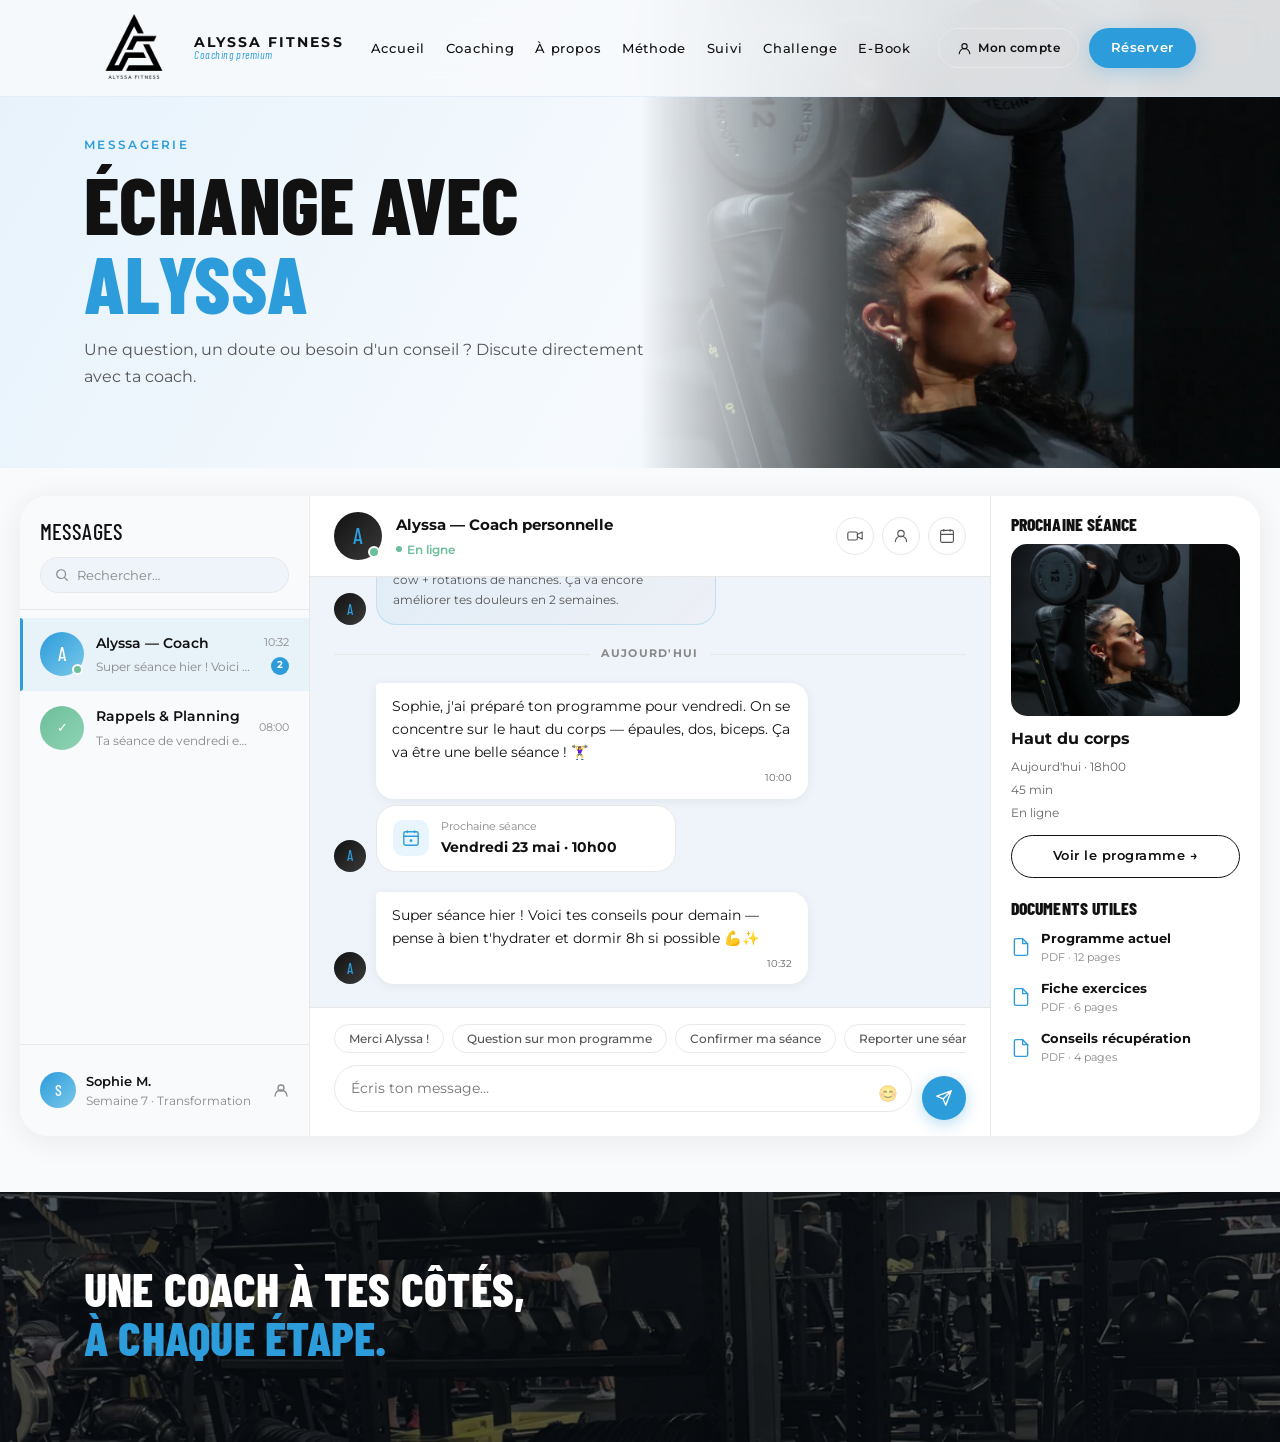
<file: messagerie.html>
<!DOCTYPE html>
<html lang="fr">
<head>
  <meta charset="UTF-8" />
  <meta name="description" content="Échangez directement avec Alyssa depuis votre espace client." />
  <meta name="viewport" content="width=device-width, initial-scale=1.0" />
  <link rel="icon" href="assets/favicon/favicon.ico?v=2" />
  <link rel="icon" type="image/png" sizes="32x32" href="assets/favicon/favicon-32x32.png?v=2" />
  <link rel="icon" type="image/png" sizes="16x16" href="assets/favicon/favicon-16x16.png?v=2" />
  <link rel="apple-touch-icon" href="assets/favicon/apple-touch-icon.png?v=2" />
  <meta property="og:type" content="website" />
  <meta property="og:title" content="Messagerie — Alyssa Fitness" />
  <meta property="og:description" content="Échangez directement avec Alyssa dans votre espace client." />
  <meta property="og:image" content="https://alyssa-fitness-v3.vercel.app/assets/og/alyssa-fitness-og.jpg?v=2" />
  <meta property="og:url" content="https://alyssa-fitness-v3.vercel.app/messagerie.html" />
  <meta name="twitter:card" content="summary_large_image" />
  <meta name="twitter:title" content="Messagerie — Alyssa Fitness" />
  <meta name="twitter:description" content="Échangez directement avec Alyssa dans votre espace client." />
  <meta name="twitter:image" content="https://alyssa-fitness-v3.vercel.app/assets/og/alyssa-fitness-og.jpg?v=2" />
  <title>Messagerie — Alyssa Fitness</title>
  <link rel="preconnect" href="https://fonts.googleapis.com" />
  <link rel="preconnect" href="https://fonts.gstatic.com" crossorigin />
  <link href="https://fonts.googleapis.com/css2?family=Cormorant+Garamond:ital,wght@0,400;0,500;1,400&family=Montserrat:wght@300;400;500;600;700&display=swap" rel="stylesheet" />
  <link rel="stylesheet" href="global.css" />
  <style>
    body { overflow: auto; }

    .msg-layout {
      display: grid;
      grid-template-columns: 290px 1fr 270px;
      height: 640px;
      margin: 28px auto 56px;
      max-width: var(--max-width);
      border-radius: var(--elv-radius);
      overflow: hidden;
      box-shadow: var(--ombre-card);
    }

    /* ─── SIDEBAR ──────────────────────────────────────── */
    .msg-sidebar {
      background: var(--blanc-casse);
      border-right: 1px solid var(--gris-clair);
      display: flex;
      flex-direction: column;
      overflow: hidden;
    }

    .msg-sidebar__head {
      padding: 24px 20px 16px;
      border-bottom: 1px solid var(--gris-clair);
    }

    .msg-sidebar__title {
      font-family: var(--font-titre);
      font-size: 1.4rem;
      font-weight: 500;
      color: var(--noir-doux);
      margin-bottom: 14px;
    }

    .msg-search {
      display: flex;
      align-items: center;
      gap: 8px;
      background: var(--beige-premium);
      border: 1px solid var(--gris-clair);
      border-radius: var(--radius-full);
      padding: 9px 14px;
    }
    .msg-search svg { flex-shrink: 0; color: var(--gris-texte); }
    .msg-search input {
      border: none; background: transparent; font-size: .82rem;
      color: var(--noir-doux); outline: none; width: 100%;
    }
    .msg-search input::placeholder { color: var(--gris-texte); }

    .msg-list { flex: 1; overflow-y: auto; padding: 8px 0; }

    .msg-conv {
      display: flex; align-items: center; gap: 12px;
      padding: 14px 20px; cursor: pointer;
      transition: background .2s; border-radius: 0;
      position: relative;
    }
    .msg-conv:hover { background: var(--beige-premium); }
    .msg-conv.active { background: rgba(45,156,219,.08); }
    .msg-conv.active::before {
      content: '';
      position: absolute; left: 0; top: 0; bottom: 0;
      width: 3px; background: var(--rose-saumon); border-radius: 0 3px 3px 0;
    }

    .msg-conv__avatar {
      width: 44px; height: 44px; border-radius: 50%;
      background: linear-gradient(135deg, var(--rose-saumon), var(--rose-clair));
      display: flex; align-items: center; justify-content: center;
      font-family: var(--font-titre); font-size: 1.2rem; font-weight: 500;
      color: #fff; flex-shrink: 0; position: relative;
    }
    .msg-conv__online {
      position: absolute; bottom: 1px; right: 1px;
      width: 11px; height: 11px; border-radius: 50%;
      background: var(--success); border: 2px solid var(--blanc-casse);
    }

    .msg-conv__body { flex: 1; overflow: hidden; }
    .msg-conv__name { font-size: .88rem; font-weight: 600; color: var(--noir-doux); margin-bottom: 3px; }
    .msg-conv__preview { font-size: .77rem; color: var(--gris-texte); white-space: nowrap; overflow: hidden; text-overflow: ellipsis; }
    .msg-conv__meta { display: flex; flex-direction: column; align-items: flex-end; gap: 5px; flex-shrink: 0; }
    .msg-conv__time { font-size: .68rem; color: var(--gris-texte); }
    .msg-conv__unread {
      min-width: 18px; height: 18px; border-radius: var(--radius-full);
      background: var(--rose-saumon); color: #fff;
      font-size: .65rem; font-weight: 700; display: flex; align-items: center; justify-content: center;
      padding: 0 5px;
    }

    .msg-sidebar__footer {
      padding: 16px 20px;
      border-top: 1px solid var(--gris-clair);
      background: var(--blanc-casse);
    }

    /* ─── MAIN CHAT ─────────────────────────────────────── */
    .msg-main {
      display: flex;
      flex-direction: column;
      background: var(--blanc-casse);
      overflow: hidden;
    }

    .msg-main__head {
      padding: 16px 24px;
      border-bottom: 1px solid var(--gris-clair);
      display: flex;
      align-items: center;
      justify-content: space-between;
      background: #fff;
      box-shadow: 0 2px 12px rgba(0,0,0,.04);
    }

    .msg-main__coach {
      display: flex; align-items: center; gap: 14px;
    }
    .msg-main__avatar {
      width: 48px; height: 48px; border-radius: 50%;
      background: linear-gradient(135deg, var(--noir-doux), #3a3a3a);
      display: flex; align-items: center; justify-content: center;
      font-family: var(--font-titre); font-size: 1.4rem; font-weight: 500;
      color: var(--rose-saumon); flex-shrink: 0; position: relative;
    }
    .msg-main__online-dot {
      position: absolute; bottom: 2px; right: 2px;
      width: 12px; height: 12px; border-radius: 50%;
      background: var(--success); border: 2px solid #fff;
    }
    .msg-main__coach-name { font-size: .95rem; font-weight: 700; color: var(--noir-doux); margin-bottom: 2px; }
    .msg-main__status { font-size: .75rem; color: var(--success); font-weight: 600; display: flex; align-items: center; gap: 5px; }
    .msg-main__status::before { content: ''; display: block; width: 6px; height: 6px; border-radius: 50%; background: var(--success); }

    .msg-main__actions { display: flex; gap: 8px; }
    .msg-action-btn {
      width: 38px; height: 38px; border-radius: 50%;
      border: 1px solid var(--gris-clair); background: #fff;
      display: flex; align-items: center; justify-content: center;
      color: var(--texte-corps); cursor: pointer; transition: all .25s;
    }
    .msg-action-btn:hover { border-color: var(--rose-saumon); color: var(--rose-saumon); background: var(--rose-pale); }

    /* ─── MESSAGES AREA ─────────────────────────────────── */
    .msg-body {
      flex: 1;
      overflow-y: auto;
      padding: 24px;
      display: flex;
      flex-direction: column;
      gap: 20px;
      background: var(--beige-premium);
    }

    .msg-date-sep {
      text-align: center;
      font-size: .68rem;
      font-weight: 700;
      letter-spacing: .12em;
      text-transform: uppercase;
      color: var(--gris-texte);
      position: relative;
    }
    .msg-date-sep::before, .msg-date-sep::after {
      content: ''; position: absolute; top: 50%; width: calc(50% - 60px); height: 1px;
      background: var(--gris-clair);
    }
    .msg-date-sep::before { left: 0; }
    .msg-date-sep::after  { right: 0; }

    .msg-row {
      display: flex;
      align-items: flex-end;
      gap: 10px;
      max-width: 75%;
    }
    .msg-row--user   { align-self: flex-end; flex-direction: row-reverse; }
    .msg-row--coach  { align-self: flex-start; }

    .msg-row__avatar {
      width: 32px; height: 32px; border-radius: 50%; flex-shrink: 0;
      display: flex; align-items: center; justify-content: center;
      font-family: var(--font-titre); font-size: .9rem; font-weight: 500;
    }
    .msg-row__avatar--coach { background: linear-gradient(135deg, var(--noir-doux), #3a3a3a); color: var(--rose-saumon); }
    .msg-row__avatar--user  { background: linear-gradient(135deg, var(--rose-saumon), var(--rose-clair)); color: #fff; }

    .msg-bubble {
      padding: 12px 16px;
      border-radius: 18px;
      max-width: 100%;
      font-size: .88rem;
      line-height: 1.65;
    }
    .msg-bubble--coach {
      background: #fff;
      color: var(--noir-doux);
      border-radius: 4px 18px 18px 18px;
      box-shadow: 0 2px 12px rgba(0,0,0,.06);
    }
    .msg-bubble--user {
      background: var(--rose-saumon);
      color: #fff;
      border-radius: 18px 4px 18px 18px;
      box-shadow: 0 2px 12px rgba(45,156,219,.3);
    }
    .msg-bubble__time {
      display: block;
      font-size: .65rem;
      opacity: .65;
      margin-top: 5px;
      text-align: right;
    }

    /* Conseil card dans le chat */
    .msg-conseil {
      background: linear-gradient(135deg, rgba(45,156,219,.08), rgba(243,179,173,.05));
      border: 1px solid rgba(45,156,219,.2);
      border-radius: var(--radius-md);
      padding: 14px 16px;
      margin-top: 4px;
      max-width: 340px;
    }
    .msg-conseil__label { font-size:.65rem; font-weight:700; letter-spacing:.1em; text-transform:uppercase; color:var(--rose-saumon); margin-bottom:6px; }
    .msg-conseil__title { font-family:var(--font-titre); font-size:1rem; font-weight:500; color:var(--noir-doux); margin-bottom:4px; }
    .msg-conseil__text  { font-size:.78rem; color:var(--texte-corps); line-height:1.6; }

    /* Session reminder */
    .msg-reminder {
      display: flex; align-items: center; gap: 12px;
      background: #fff; border: 1px solid var(--gris-clair);
      border-radius: var(--radius-md); padding: 12px 16px;
      max-width: 300px;
    }
    .msg-reminder__icon { width:36px; height:36px; border-radius:10px; background:rgba(45,156,219,.1); display:flex; align-items:center; justify-content:center; flex-shrink:0; }
    .msg-reminder__icon svg { width:18px; height:18px; color:var(--rose-saumon); }
    .msg-reminder__label { font-size:.68rem; color:var(--gris-texte); margin-bottom:2px; }
    .msg-reminder__val { font-size:.85rem; font-weight:700; color:var(--noir-doux); }

    /* ─── INPUT BAR ─────────────────────────────────────── */
    .msg-input-bar {
      padding: 16px 24px;
      background: #fff;
      border-top: 1px solid var(--gris-clair);
      display: flex;
      flex-direction: column;
      gap: 10px;
    }

    .msg-quick-replies {
      display: flex; gap: 8px; overflow-x: auto; padding-bottom: 2px;
    }
    .msg-quick-replies::-webkit-scrollbar { display: none; }

    .quick-reply {
      flex-shrink: 0;
      padding: 6px 14px;
      border-radius: var(--radius-full);
      border: 1px solid var(--gris-clair);
      font-size: .75rem; font-weight: 500;
      color: var(--texte-corps); cursor: pointer;
      background: #fff; transition: all .2s;
      white-space: nowrap;
    }
    .quick-reply:hover { border-color: var(--rose-saumon); color: var(--rose-saumon); background: var(--rose-pale); }

    .msg-input-row {
      display: flex; align-items: flex-end; gap: 10px;
    }

    .msg-input-wrap {
      flex: 1; position: relative;
    }

    .msg-input {
      width: 100%; padding: 12px 48px 12px 16px;
      border: 1.5px solid var(--gris-clair);
      border-radius: 24px; font-size: .9rem;
      color: var(--noir-doux); resize: none;
      outline: none; line-height: 1.5;
      max-height: 120px; overflow-y: auto;
      transition: border-color .25s;
      font-family: var(--font-corps);
    }
    .msg-input:focus { border-color: var(--rose-saumon); }

    .msg-input-emoji {
      position: absolute; right: 14px; bottom: 13px;
      font-size: 1rem; cursor: pointer; opacity: .5;
      transition: opacity .2s;
    }
    .msg-input-emoji:hover { opacity: 1; }

    .msg-send-btn {
      width: 44px; height: 44px; border-radius: 50%;
      background: var(--rose-saumon); border: none;
      display: flex; align-items: center; justify-content: center;
      cursor: pointer; flex-shrink: 0;
      transition: all .25s;
      box-shadow: 0 4px 16px rgba(45,156,219,.35);
    }
    .msg-send-btn:hover { background: var(--rose-hover); transform: scale(1.05); }
    .msg-send-btn svg { width: 18px; height: 18px; color: #fff; }

    /* ─── RESPONSIVE ────────────────────────────────────── */
    @media (max-width: 768px) {
      body { overflow: auto; }
      .msg-layout { grid-template-columns: 1fr; height: auto; }
      .msg-aside { display: none; }
      .msg-sidebar { height: 200px; overflow: hidden; }
      .msg-main { height: calc(100vh - var(--header-h) - 200px); }
      .msg-body { padding: 16px; }
    }
  </style>
<link href="https://fonts.googleapis.com/css2?family=Barlow+Condensed:wght@600;700;800&display=swap" rel="stylesheet" />
  <link rel="stylesheet" href="elevate.css" />
</head>
<body>

  <!-- HEADER -->
  <header class="header" id="header">
    <div class="header__inner container">
      <a href="index.html" class="header__logo">
        <img src="assets/logo-transparent.png" class="logo-img" alt="Alyssa Fitness" />
        <div class="logo-wordmark"><span class="logo-wordmark__name">Alyssa Fitness</span><span class="logo-wordmark__sub">Coaching premium</span></div>
      </a>
      <nav class="header__nav">
        <ul class="nav-list">
          <li><a href="index.html" class="nav-link">Accueil</a></li>
          <li><a href="coaching.html" class="nav-link">Coaching</a></li>
          <li><a href="a-propos.html" class="nav-link">À propos</a></li>
          <li><a href="methode.html" class="nav-link">Méthode</a></li>
          <li><a href="suivi.html" class="nav-link">Suivi</a></li>
          <li><a href="challenge.html" class="nav-link">Challenge</a></li><li><a href="ebook.html" class="nav-link">E-Book</a></li>
        </ul>
      </nav>
      <div class="header__ctas">
        <a href="compte.html" class="btn--compte"><svg viewBox="0 0 20 20" fill="none" width="15"><circle cx="10" cy="7" r="3.5" stroke="currentColor" stroke-width="1.5"/><path d="M3 17c0-3.866 3.134-7 7-7s7 3.134 7 7" stroke="currentColor" stroke-width="1.5" stroke-linecap="round"/></svg>Mon compte</a>
        <a href="reservation.html" class="btn btn--primary btn--sm">Réserver</a>
      </div>
      <button class="burger" id="burger" aria-label="Ouvrir le menu" aria-expanded="false" aria-controls="mobile-menu"><span></span><span></span><span></span></button>
    </div>
    <div class="mobile-menu" id="mobile-menu">
      <ul class="mobile-nav-list">
        <li><a href="index.html" class="mobile-nav-link">Accueil</a></li>
        <li><a href="coaching.html" class="mobile-nav-link">Coaching</a></li>
        <li><a href="a-propos.html" class="mobile-nav-link">À propos</a></li>
        <li><a href="methode.html" class="mobile-nav-link">Méthode</a></li>
        <li><a href="suivi.html" class="mobile-nav-link">Suivi</a></li>
        <li><a href="challenge.html" class="mobile-nav-link">Challenge</a></li><li><a href="ebook.html" class="mobile-nav-link">E-Book</a></li>
      </ul>
      <div class="mobile-menu__ctas"><a href="compte.html" class="btn btn--ghost mobile-cta">Mon compte</a><a href="reservation.html" class="btn btn--primary mobile-cta">Réserver</a></div>
    </div>
  </header>

  <section class="hero-inner" style="--pg-img:url(assets/images/alyssa/alyssa-dumbbell-press.webp)" aria-label="En-tête messagerie">
    <div class="container">
      <p class="section-eyebrow">Messagerie</p>
      <h1 class="hero-inner__title">Échange avec <em>Alyssa</em></h1>
      <p class="hero-inner__subtitle">Une question, un doute ou besoin d'un conseil ? Discute directement avec ta coach.</p>
    </div>
  </section>

  <!-- MESSAGERIE -->
  <div class="msg-layout container">

    <!-- SIDEBAR -->
    <aside class="msg-sidebar">
      <div class="msg-sidebar__head">
        <h1 class="msg-sidebar__title">Messages</h1>
        <div class="msg-search">
          <svg viewBox="0 0 16 16" fill="none" width="14"><circle cx="7" cy="7" r="5" stroke="currentColor" stroke-width="1.4"/><path d="M11 11l3 3" stroke="currentColor" stroke-width="1.4" stroke-linecap="round"/></svg>
          <input type="search" placeholder="Rechercher…" aria-label="Rechercher une conversation" />
        </div>
      </div>

      <div class="msg-list">
        <!-- Conversation active -->
        <div class="msg-conv active" onclick="">
          <div class="msg-conv__avatar">
            A
            <div class="msg-conv__online"></div>
          </div>
          <div class="msg-conv__body">
            <div class="msg-conv__name">Alyssa — Coach</div>
            <div class="msg-conv__preview">Super séance hier ! Voici tes conseils pour demain 💪</div>
          </div>
          <div class="msg-conv__meta">
            <div class="msg-conv__time">10:32</div>
            <div class="msg-conv__unread">2</div>
          </div>
        </div>

        <!-- Bot / Info -->
        <div class="msg-conv" onclick="">
          <div class="msg-conv__avatar" style="background:linear-gradient(135deg,#6DBE9A,#8fd4b4); font-size:.8rem;">
            ✓
          </div>
          <div class="msg-conv__body">
            <div class="msg-conv__name">Rappels & Planning</div>
            <div class="msg-conv__preview">Ta séance de vendredi est confirmée</div>
          </div>
          <div class="msg-conv__meta">
            <div class="msg-conv__time">08:00</div>
          </div>
        </div>
      </div>

      <div class="msg-sidebar__footer">
        <div style="display:flex; align-items:center; gap:10px; padding:10px 0;">
          <div style="width:36px;height:36px;border-radius:50%;background:linear-gradient(135deg,var(--rose-saumon),var(--rose-clair));display:flex;align-items:center;justify-content:center;font-family:var(--font-titre);font-size:1rem;font-weight:500;color:#fff;flex-shrink:0;">S</div>
          <div style="flex:1;">
            <div style="font-size:.82rem;font-weight:600;color:var(--noir-doux);">Sophie M.</div>
            <div style="font-size:.72rem;color:var(--gris-texte);">Semaine 7 · Transformation</div>
          </div>
          <a href="compte.html" style="color:var(--gris-texte);" title="Mon compte">
            <svg viewBox="0 0 16 16" fill="none" width="16"><circle cx="8" cy="6" r="3" stroke="currentColor" stroke-width="1.3"/><path d="M2 14c0-3.314 2.686-6 6-6s6 2.686 6 6" stroke="currentColor" stroke-width="1.3" stroke-linecap="round"/></svg>
          </a>
        </div>
      </div>
    </aside>

    <!-- MAIN CHAT -->
    <main class="msg-main">

      <!-- Chat header -->
      <div class="msg-main__head">
        <div class="msg-main__coach">
          <div class="msg-main__avatar">
            A
            <div class="msg-main__online-dot"></div>
          </div>
          <div>
            <div class="msg-main__coach-name">Alyssa — Coach personnelle</div>
            <div class="msg-main__status">En ligne</div>
          </div>
        </div>
        <div class="msg-main__actions">
          <button class="msg-action-btn" aria-label="Appel vidéo" title="Lancer une visio">
            <svg viewBox="0 0 20 20" fill="none" width="16"><rect x="1" y="5" width="12" height="10" rx="2" stroke="currentColor" stroke-width="1.4"/><path d="M13 8l6-3v9l-6-3V8z" stroke="currentColor" stroke-width="1.4" stroke-linejoin="round"/></svg>
          </button>
          <button class="msg-action-btn" aria-label="Voir le profil" title="Profil du coach">
            <svg viewBox="0 0 20 20" fill="none" width="16"><circle cx="10" cy="7" r="4" stroke="currentColor" stroke-width="1.4"/><path d="M3 17c0-3.866 3.134-7 7-7s7 3.134 7 7" stroke="currentColor" stroke-width="1.4" stroke-linecap="round"/></svg>
          </button>
          <button class="msg-action-btn" aria-label="Réserver une séance" title="Réserver" onclick="window.location='reservation.html'">
            <svg viewBox="0 0 20 20" fill="none" width="16"><rect x="2" y="3" width="16" height="15" rx="2" stroke="currentColor" stroke-width="1.4"/><path d="M6 2v2M14 2v2M2 8h16" stroke="currentColor" stroke-width="1.4" stroke-linecap="round"/></svg>
          </button>
        </div>
      </div>

      <!-- Messages -->
      <div class="msg-body" id="msgBody">

        <div class="msg-date-sep">Lundi 19 mai</div>

        <!-- Coach messages -->
        <div class="msg-row msg-row--coach">
          <div class="msg-row__avatar msg-row__avatar--coach">A</div>
          <div>
            <div class="msg-bubble msg-bubble--coach">
              Bonjour Sophie ! 🌸 Prête pour ta semaine ? J'ai regardé ton suivi de la semaine dernière et tu progresses vraiment bien. Tu es constante, c'est exactement ce qu'il faut.
              <span class="msg-bubble__time">09:15</span>
            </div>
          </div>
        </div>

        <div class="msg-row msg-row--user">
          <div class="msg-row__avatar msg-row__avatar--user">S</div>
          <div>
            <div class="msg-bubble msg-bubble--user">
              Merci Alyssa ! Oui je me sens vraiment mieux depuis 2 semaines. J'ai moins de douleurs dans le dos et j'ai plus d'énergie le matin 😊
              <span class="msg-bubble__time" style="color:rgba(255,255,255,.7);">09:22</span>
            </div>
          </div>
        </div>

        <div class="msg-row msg-row--coach">
          <div class="msg-row__avatar msg-row__avatar--coach">A</div>
          <div>
            <div class="msg-bubble msg-bubble--coach">
              C'est exactement le signe que ton corps s'adapte positivement. Les douleurs dorsales qui diminuent, c'est le renforcement de tes lombaires qui commence à faire son effet 💪
              <span class="msg-bubble__time">09:25</span>
            </div>
            <div class="msg-conseil" style="margin-top:6px;">
              <div class="msg-conseil__label">💡 Conseil du jour</div>
              <div class="msg-conseil__title">Mobilité matinale</div>
              <div class="msg-conseil__text">5 min de mobilité le matin avant de te lever. Cat-cow + rotations de hanches. Ça va encore améliorer tes douleurs en 2 semaines.</div>
            </div>
          </div>
        </div>

        <div class="msg-date-sep">Aujourd'hui</div>

        <div class="msg-row msg-row--coach">
          <div class="msg-row__avatar msg-row__avatar--coach">A</div>
          <div>
            <div class="msg-bubble msg-bubble--coach">
              Sophie, j'ai préparé ton programme pour vendredi. On se concentre sur le haut du corps — épaules, dos, biceps. Ça va être une belle séance ! 🏋️‍♀️
              <span class="msg-bubble__time">10:00</span>
            </div>
            <div class="msg-reminder" style="margin-top:6px;">
              <div class="msg-reminder__icon">
                <svg viewBox="0 0 20 20" fill="none"><rect x="2" y="3" width="16" height="15" rx="2" stroke="currentColor" stroke-width="1.5"/><path d="M6 2v2M14 2v2M2 8h16" stroke="currentColor" stroke-width="1.5" stroke-linecap="round"/><circle cx="10" cy="13" r="1.5" fill="currentColor"/></svg>
              </div>
              <div>
                <div class="msg-reminder__label">Prochaine séance</div>
                <div class="msg-reminder__val">Vendredi 23 mai · 10h00</div>
              </div>
            </div>
          </div>
        </div>

        <div class="msg-row msg-row--coach">
          <div class="msg-row__avatar msg-row__avatar--coach">A</div>
          <div>
            <div class="msg-bubble msg-bubble--coach">
              Super séance hier ! Voici tes conseils pour demain — pense à bien t'hydrater et dormir 8h si possible 💪✨
              <span class="msg-bubble__time">10:32</span>
            </div>
          </div>
        </div>

        <!-- Typing indicator -->
        <div class="msg-row msg-row--coach" id="typingIndicator" style="display:none;">
          <div class="msg-row__avatar msg-row__avatar--coach">A</div>
          <div class="msg-bubble msg-bubble--coach" style="padding:14px 18px;">
            <div style="display:flex; gap:5px; align-items:center;">
              <div style="width:7px;height:7px;border-radius:50%;background:var(--gris-texte);animation:typing .8s infinite alternate;" class="t1"></div>
              <div style="width:7px;height:7px;border-radius:50%;background:var(--gris-texte);animation:typing .8s .2s infinite alternate;" class="t2"></div>
              <div style="width:7px;height:7px;border-radius:50%;background:var(--gris-texte);animation:typing .8s .4s infinite alternate;" class="t3"></div>
            </div>
          </div>
        </div>

      </div>

      <!-- Input bar -->
      <div class="msg-input-bar">
        <!-- Quick replies -->
        <div class="msg-quick-replies" id="quickReplies">
          <button class="quick-reply" onclick="setInput('Merci Alyssa !')">Merci Alyssa !</button>
          <button class="quick-reply" onclick="setInput('J\'ai une question sur mon programme')">Question sur mon programme</button>
          <button class="quick-reply" onclick="setInput('Je confirme ma séance de vendredi')">Confirmer ma séance</button>
          <button class="quick-reply" onclick="setInput('J\'ai besoin de reporter ma séance')">Reporter une séance</button>
        </div>

        <div class="msg-input-row">
          <div class="msg-input-wrap">
            <textarea class="msg-input" id="msgInput" rows="1" placeholder="Écris ton message…" aria-label="Écrire un message"></textarea>
            <span class="msg-input-emoji" title="Ajouter un emoji">😊</span>
          </div>
          <button class="msg-send-btn" id="sendBtn" aria-label="Envoyer le message">
            <svg viewBox="0 0 20 20" fill="none"><path d="M18 2L9 11M18 2L12 18l-3-7-7-3 16-6z" stroke="currentColor" stroke-width="1.5" stroke-linecap="round" stroke-linejoin="round"/></svg>
          </button>
        </div>
      </div>

    </main>

    <!-- COLONNE DROITE -->
    <aside class="msg-aside">
      <h3>Prochaine séance</h3>
      <img src="assets/images/alyssa/alyssa-dumbbell-press.webp" alt="" class="msg-aside__img" />
      <p class="msg-aside__t">Haut du corps</p>
      <ul class="msg-aside__meta"><li>Aujourd'hui · 18h00</li><li>45 min</li><li>En ligne</li></ul>
      <a href="reservation.html" class="btn btn--ghost btn--sm" style="width:100%;justify-content:center;">Voir le programme →</a>
      <h3 style="margin-top:22px;">Documents utiles</h3>
      <ul class="msg-docs">
        <li><svg viewBox="0 0 24 24" fill="none" width="20" height="20" stroke="currentColor" stroke-width="1.6" stroke-linecap="round" stroke-linejoin="round"><path d="M14 2H6a2 2 0 00-2 2v16a2 2 0 002 2h12a2 2 0 002-2V8z"/><path d="M14 2v6h6"/></svg><div><strong>Programme actuel</strong><small>PDF · 12 pages</small></div></li>
        <li><svg viewBox="0 0 24 24" fill="none" width="20" height="20" stroke="currentColor" stroke-width="1.6" stroke-linecap="round" stroke-linejoin="round"><path d="M14 2H6a2 2 0 00-2 2v16a2 2 0 002 2h12a2 2 0 002-2V8z"/><path d="M14 2v6h6"/></svg><div><strong>Fiche exercices</strong><small>PDF · 6 pages</small></div></li>
        <li><svg viewBox="0 0 24 24" fill="none" width="20" height="20" stroke="currentColor" stroke-width="1.6" stroke-linecap="round" stroke-linejoin="round"><path d="M14 2H6a2 2 0 00-2 2v16a2 2 0 002 2h12a2 2 0 002-2V8z"/><path d="M14 2v6h6"/></svg><div><strong>Conseils récupération</strong><small>PDF · 4 pages</small></div></li>
      </ul>
    </aside>
  </div>

  <section class="home-cta ap-follow-band" style="--pg-img:url(assets/images/alyssa/alyssa-squat-rack.webp)">
    <div class="container"><h2>Une coach à tes côtés,<br/><em>à chaque étape.</em></h2></div>
  </section>

  <style>
    @keyframes typing { from { opacity:.3; transform:scale(.8); } to { opacity:1; transform:scale(1); } }
  </style>

  <script src="global.js"></script>
  <script>
    const msgBody  = document.getElementById('msgBody');
    const msgInput = document.getElementById('msgInput');
    const sendBtn  = document.getElementById('sendBtn');

    function setInput(text) {
      msgInput.value = text;
      msgInput.focus();
    }

    // Auto-resize textarea
    msgInput.addEventListener('input', () => {
      msgInput.style.height = 'auto';
      msgInput.style.height = Math.min(msgInput.scrollHeight, 120) + 'px';
    });

    // Enter = send (Shift+Enter = newline)
    msgInput.addEventListener('keydown', (e) => {
      if (e.key === 'Enter' && !e.shiftKey) {
        e.preventDefault();
        sendMessage();
      }
    });

    sendBtn.addEventListener('click', sendMessage);

    function sendMessage() {
      const text = msgInput.value.trim();
      if (!text) return;

      // Append user message
      appendMessage(text, 'user');
      msgInput.value = '';
      msgInput.style.height = 'auto';

      // Show typing
      showTyping();

      // Simulate coach reply after 1.5-3s
      const delay = 1500 + Math.random() * 1500;
      setTimeout(() => {
        hideTyping();
        const replies = [
          "Très bien Sophie ! Je prends note. On en parlera lors de ta prochaine séance 😊",
          "Super ! Garde ce rythme, tu es sur la bonne voie. Continue comme ça 💪✨",
          "Parfait ! Je t'ai préparé quelques ajustements pour cette semaine. Regarde ton suivi pour les détails.",
          "Je comprends ! Pas de souci, on adapte ensemble. Ton bien-être avant tout 🌸",
          "Excellente question ! La réponse courte : oui, continue exactement comme ça. La régularité, c'est la clé !"
        ];
        const reply = replies[Math.floor(Math.random() * replies.length)];
        appendMessage(reply, 'coach');
      }, delay);
    }

    function appendMessage(text, sender) {
      const typing = document.getElementById('typingIndicator');
      const row = document.createElement('div');
      row.className = `msg-row msg-row--${sender}`;

      const now = new Date();
      const time = `${now.getHours().toString().padStart(2,'0')}:${now.getMinutes().toString().padStart(2,'0')}`;

      if (sender === 'user') {
        row.innerHTML = `
          <div class="msg-row__avatar msg-row__avatar--user">S</div>
          <div><div class="msg-bubble msg-bubble--user">${text}<span class="msg-bubble__time" style="color:rgba(255,255,255,.7);">${time}</span></div></div>
        `;
      } else {
        row.innerHTML = `
          <div class="msg-row__avatar msg-row__avatar--coach">A</div>
          <div><div class="msg-bubble msg-bubble--coach">${text}<span class="msg-bubble__time">${time}</span></div></div>
        `;
      }

      msgBody.insertBefore(row, typing);
      msgBody.scrollTop = msgBody.scrollHeight;
    }

    function showTyping() {
      const ti = document.getElementById('typingIndicator');
      ti.style.display = 'flex';
      msgBody.scrollTop = msgBody.scrollHeight;
    }

    function hideTyping() {
      document.getElementById('typingIndicator').style.display = 'none';
    }

    // Init scroll to bottom
    msgBody.scrollTop = msgBody.scrollHeight;
  </script>
</body>
</html>
</file>
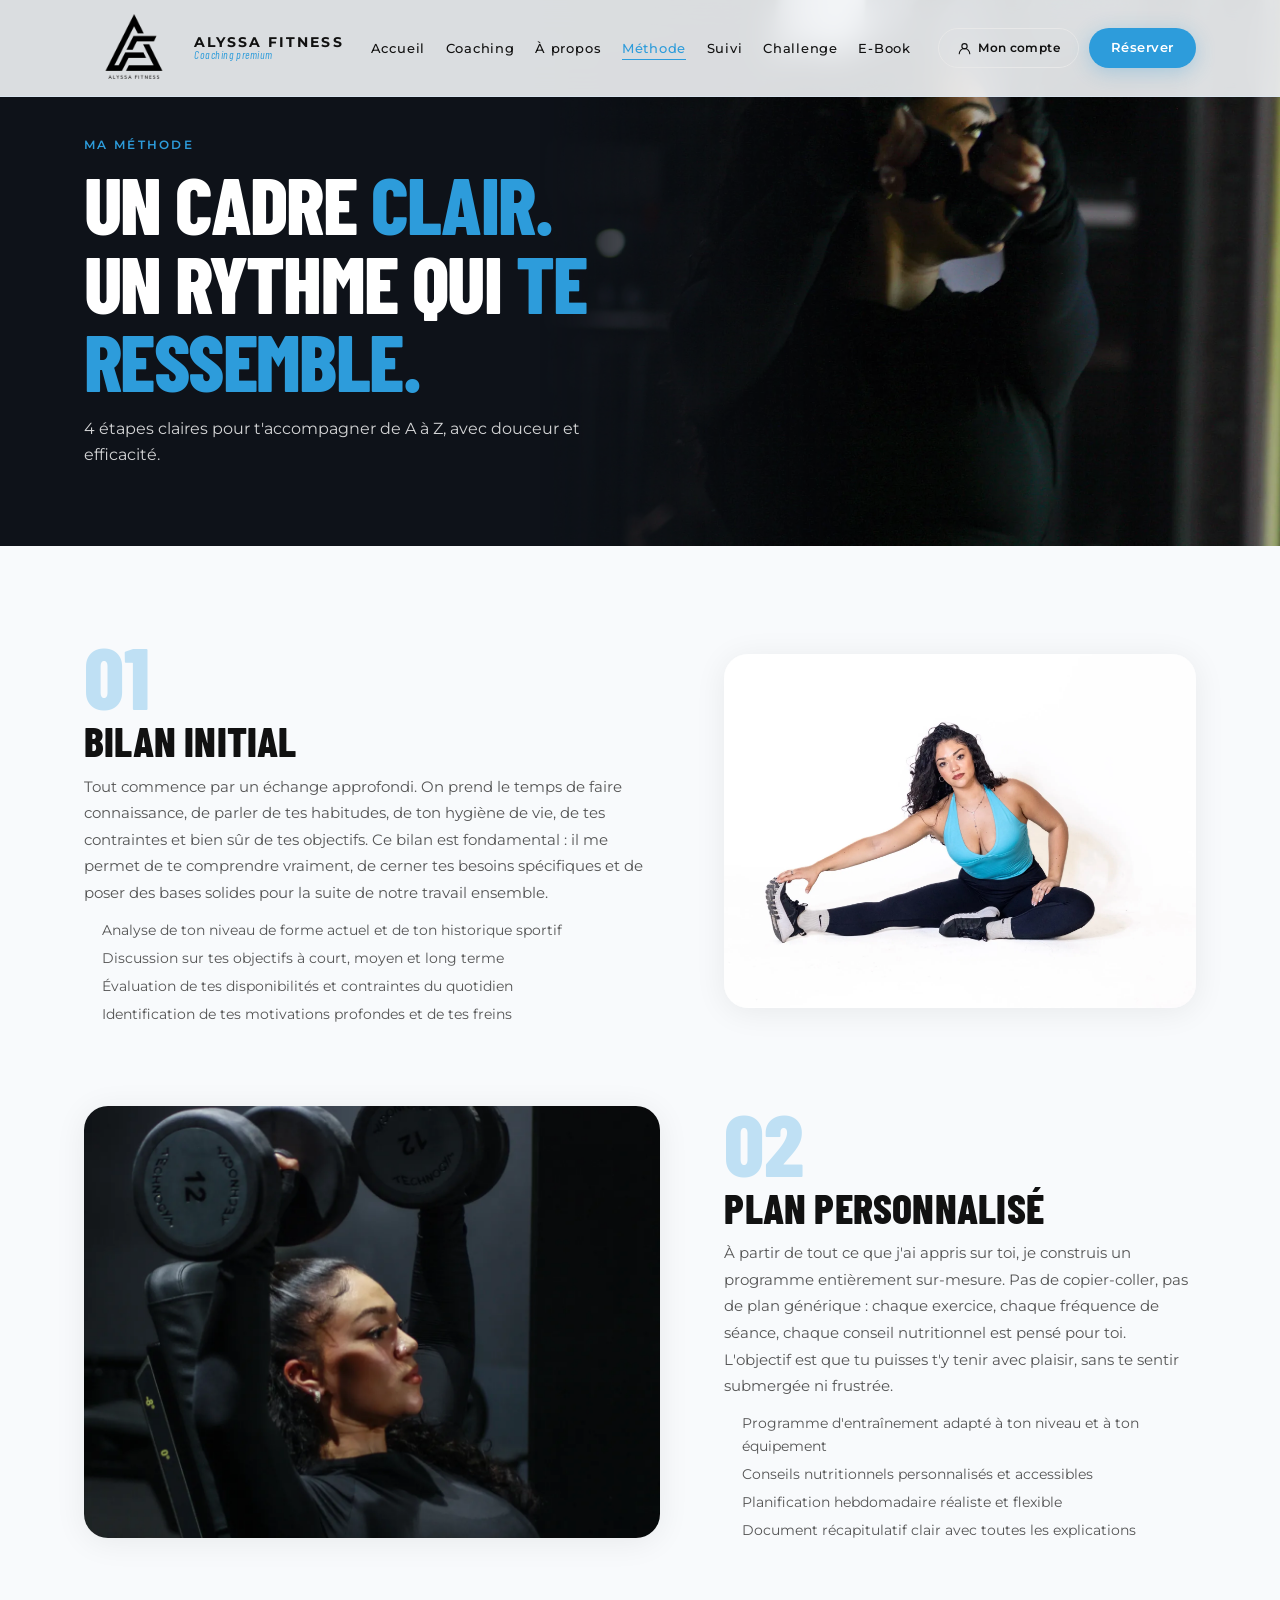
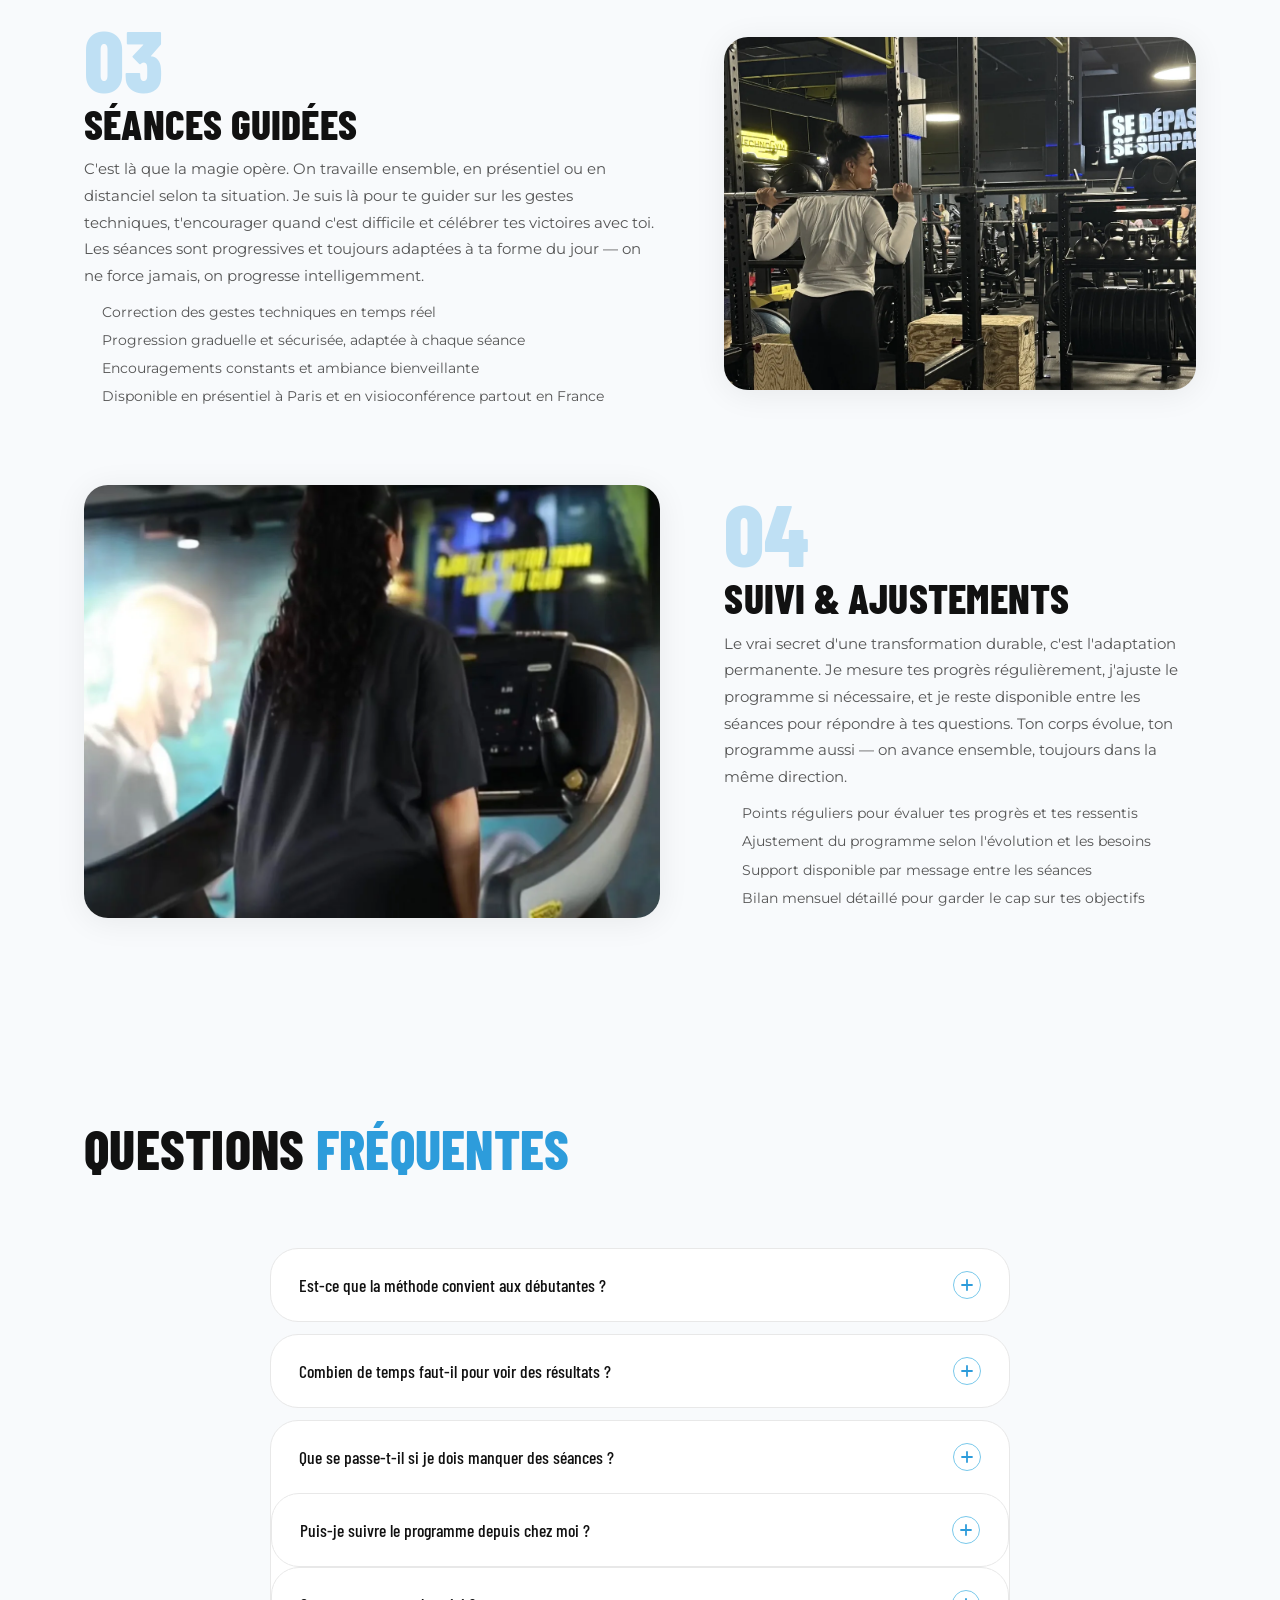
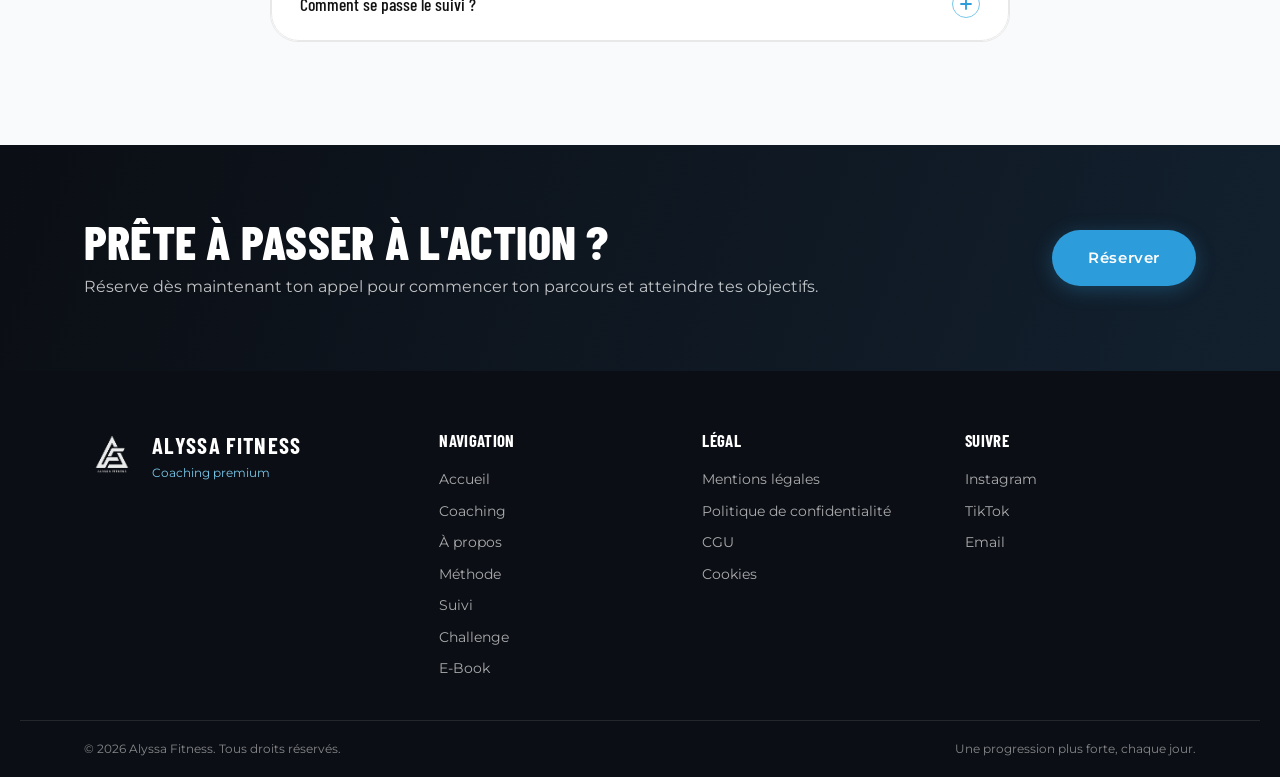
<file: methode.html>
<!DOCTYPE html>
<html lang="fr">
<head>
  <meta charset="UTF-8" />
  <meta name="viewport" content="width=device-width, initial-scale=1.0" />
  <link rel="icon" href="assets/favicon/favicon.ico?v=2" />
  <link rel="icon" type="image/png" sizes="32x32" href="assets/favicon/favicon-32x32.png?v=2" />
  <link rel="icon" type="image/png" sizes="16x16" href="assets/favicon/favicon-16x16.png?v=2" />
  <link rel="apple-touch-icon" href="assets/favicon/apple-touch-icon.png?v=2" />
  <meta property="og:type" content="website" />
  <meta property="og:title" content="La Méthode — Alyssa Fitness" />
  <meta property="og:description" content="La méthode Alyssa Fitness : 4 étapes claires pour t'accompagner de A à Z, avec douceur, rigueur et efficacité." />
  <meta property="og:image" content="https://alyssa-fitness-v3.vercel.app/assets/og/alyssa-fitness-og.jpg?v=2" />
  <meta property="og:url" content="https://alyssa-fitness-v3.vercel.app/methode.html" />
  <meta name="twitter:card" content="summary_large_image" />
  <meta name="twitter:title" content="La Méthode — Alyssa Fitness" />
  <meta name="twitter:description" content="La méthode Alyssa Fitness : 4 étapes claires pour t'accompagner de A à Z, avec douceur, rigueur et efficacité." />
  <meta name="twitter:image" content="https://alyssa-fitness-v3.vercel.app/assets/og/alyssa-fitness-og.jpg?v=2" />
  <meta name="description" content="La méthode Alyssa Fitness — Ma méthode est basée sur un accompagnement complet, alliant entraînement, nutrition et suivi personnalisé, pour des résultats durables." />
  <title>La Méthode — Alyssa Fitness</title>

  <link rel="preconnect" href="https://fonts.googleapis.com" />
  <link rel="preconnect" href="https://fonts.gstatic.com" crossorigin />
  <link href="https://fonts.googleapis.com/css2?family=Playfair+Display:ital,wght@0,400;0,500;0,600;0,700;1,400;1,500&family=Montserrat:wght@300;400;500;600;700&display=swap" rel="stylesheet" />

  <link rel="stylesheet" href="global.css" />

  <style>
    /* ─── HERO INTERNE ──────────────────────────────────────── */
    .hero-inner {
      background: var(--beige-premium);
      padding: calc(var(--header-h) + clamp(48px, 8vw, 96px)) 0 clamp(48px, 7vw, 80px);
      text-align: center;
      position: relative;
      overflow: hidden;
    }

    .hero-inner::before {
      content: 'Méthode';
      position: absolute;
      font-family: var(--font-titre);
      font-size: clamp(80px, 18vw, 200px);
      font-weight: 300;
      color: rgba(45,156,219,0.07);
      top: 50%;
      left: 50%;
      transform: translate(-50%, -50%);
      white-space: nowrap;
      pointer-events: none;
      user-select: none;
      letter-spacing: 0.05em;
    }

    .hero-inner .section-eyebrow {
      margin-bottom: 18px;
    }

    .hero-inner__title {
      font-family: var(--font-titre);
      font-size: clamp(2.4rem, 5vw, 4rem);
      font-weight: 400;
      line-height: 1.12;
      color: var(--noir-doux);
      letter-spacing: -0.02em;
      max-width: 700px;
      margin: 0 auto 20px;
    }

    .hero-inner__title em {
      font-style: italic;
      color: var(--rose-saumon);
    }

    .hero-inner__subtitle {
      font-size: clamp(0.9rem, 1.4vw, 1rem);
      color: var(--texte-corps);
      max-width: 520px;
      margin: 0 auto;
      line-height: 1.8;
    }

    /* ─── VISUEL METHODE ───────────────────────────────────── */
    .methode-visual {
      height: clamp(280px, 40vw, 480px);
      overflow: hidden;
      position: relative;
    }
    .methode-visual img {
      width: 100%;
      height: 100%;
      object-fit: cover;
      object-position: center 30%;
      display: block;
    }
    .methode-visual::after {
      content: '';
      position: absolute;
      inset: 0;
      background: linear-gradient(180deg,
        rgba(248,250,252,0.15) 0%,
        transparent 30%,
        transparent 70%,
        rgba(248,250,252,0.25) 100%);
      pointer-events: none;
    }

    /* ─── TIMELINE ──────────────────────────────────────────── */
    .timeline-section {
      background: var(--blanc-casse);
      padding: clamp(64px, 8vw, 120px) 0;
    }

    .timeline-list {
      display: flex;
      flex-direction: column;
      gap: 0;
      position: relative;
      max-width: 900px;
      margin: 0 auto;
    }

    .timeline-item {
      display: grid;
      grid-template-columns: 100px 1fr;
      gap: 40px;
      position: relative;
      padding-bottom: 60px;
    }

    .timeline-item:last-child {
      padding-bottom: 0;
    }

    /* Ligne verticale */
    .timeline-item:not(:last-child)::before {
      content: '';
      position: absolute;
      left: 46px;
      top: 72px;
      bottom: 0;
      width: 2px;
      background: linear-gradient(180deg, var(--rose-clair) 0%, rgba(243,179,173,0.2) 100%);
    }

    /* Colonne gauche : numéro */
    .timeline-num-col {
      display: flex;
      flex-direction: column;
      align-items: center;
      padding-top: 4px;
    }

    .timeline-num {
      font-family: var(--font-titre);
      font-size: clamp(3.5rem, 7vw, 5.5rem);
      font-weight: 300;
      color: var(--rose-saumon);
      line-height: 1;
      width: 90px;
      height: 90px;
      display: flex;
      align-items: center;
      justify-content: center;
      background: rgba(45,156,219,0.08);
      border-radius: 50%;
      border: 1.5px solid rgba(45,156,219,0.25);
      flex-shrink: 0;
      position: relative;
      z-index: 1;
    }

    /* Colonne droite : contenu */
    .timeline-content {
      background: #fff;
      border: 1px solid var(--gris-clair);
      border-radius: var(--radius-md);
      padding: 32px 36px;
      box-shadow: var(--ombre-card);
      transition: all var(--transition);
    }

    .timeline-content:hover {
      transform: translateX(4px);
      box-shadow: var(--ombre-hover);
      border-color: var(--rose-clair);
    }

    .timeline-content__head {
      display: flex;
      align-items: flex-start;
      gap: 16px;
      margin-bottom: 16px;
    }

    .timeline-icon {
      width: 48px;
      height: 48px;
      display: flex;
      align-items: center;
      justify-content: center;
      background: rgba(45,156,219,0.1);
      border-radius: 12px;
      flex-shrink: 0;
    }

    .timeline-content__title {
      font-family: var(--font-titre);
      font-size: 1.5rem;
      font-weight: 500;
      color: var(--noir-doux);
      margin-bottom: 4px;
    }

    .timeline-content__duration {
      font-size: 0.72rem;
      font-weight: 600;
      letter-spacing: 0.1em;
      text-transform: uppercase;
      color: var(--rose-saumon);
    }

    .timeline-content__desc {
      font-size: 0.9rem;
      color: var(--texte-corps);
      line-height: 1.8;
      margin-bottom: 20px;
    }

    .timeline-points {
      display: flex;
      flex-direction: column;
      gap: 8px;
    }

    .timeline-point {
      display: flex;
      align-items: flex-start;
      gap: 10px;
      font-size: 0.84rem;
      color: var(--texte-corps);
    }

    .timeline-point::before {
      content: '';
      width: 6px;
      height: 6px;
      border-radius: 50%;
      background: var(--rose-saumon);
      flex-shrink: 0;
      margin-top: 6px;
    }

    /* ─── POURQUOI CA FONCTIONNE ────────────────────────────── */
    .pourquoi-section {
      background: var(--beige-premium);
      padding: clamp(64px, 8vw, 120px) 0;
    }

    .pourquoi-grid {
      display: grid;
      grid-template-columns: repeat(3, 1fr);
      gap: 24px;
    }

    .pourquoi-card {
      background: #fff;
      border-radius: var(--radius-md);
      padding: 36px 28px;
      box-shadow: var(--ombre-card);
      border: 1px solid transparent;
      transition: all var(--transition);
      text-align: center;
    }

    .pourquoi-card:hover {
      transform: translateY(-5px);
      box-shadow: var(--ombre-hover);
      border-color: var(--rose-clair);
    }

    .pourquoi-card__icon {
      width: 64px;
      height: 64px;
      background: rgba(45,156,219,0.1);
      border-radius: 50%;
      display: flex;
      align-items: center;
      justify-content: center;
      margin: 0 auto 20px;
    }

    .pourquoi-card__title {
      font-family: var(--font-titre);
      font-size: 1.3rem;
      font-weight: 500;
      color: var(--noir-doux);
      margin-bottom: 12px;
    }

    .pourquoi-card__text {
      font-size: 0.86rem;
      color: var(--texte-corps);
      line-height: 1.75;
    }

    /* ─── CHIFFRES ──────────────────────────────────────────── */
    .chiffres-section {
      background: var(--noir-doux);
      padding: clamp(64px, 8vw, 100px) 0;
    }

    .chiffres-grid {
      display: grid;
      grid-template-columns: repeat(3, 1fr);
      gap: 40px;
      text-align: center;
    }

    .chiffre-item {
      display: flex;
      flex-direction: column;
      align-items: center;
      gap: 12px;
    }

    .chiffre-item__val {
      font-family: var(--font-titre);
      font-size: clamp(3rem, 6vw, 5rem);
      font-weight: 300;
      color: var(--rose-clair);
      line-height: 1;
      letter-spacing: -0.02em;
    }

    .chiffre-item__suffix {
      font-size: 0.6em;
      color: var(--rose-saumon);
      vertical-align: super;
    }

    .chiffre-item__label {
      font-size: 0.88rem;
      color: rgba(255,255,255,0.7);
      letter-spacing: 0.04em;
      line-height: 1.5;
    }

    .chiffre-item__divider {
      width: 32px;
      height: 2px;
      background: var(--rose-saumon);
      border-radius: 2px;
    }

    /* ─── FAQ ───────────────────────────────────────────────── */
    .faq-section {
      background: var(--blanc-casse);
      padding: clamp(64px, 8vw, 120px) 0;
    }

    .faq-list {
      max-width: 740px;
      margin: 0 auto;
      display: flex;
      flex-direction: column;
      gap: 12px;
    }

    .faq-item {
      border: 1px solid var(--gris-clair);
      border-radius: var(--radius-md);
      overflow: hidden;
      background: #fff;
      transition: box-shadow var(--transition);
    }

    .faq-item.open {
      box-shadow: var(--ombre-hover);
      border-color: var(--rose-clair);
    }

    .faq-question {
      width: 100%;
      text-align: left;
      padding: 22px 28px;
      display: flex;
      align-items: center;
      justify-content: space-between;
      gap: 16px;
      font-family: var(--font-titre);
      font-size: 1.1rem;
      font-weight: 500;
      color: var(--noir-doux);
      cursor: pointer;
    }

    .faq-question:hover { color: var(--rose-saumon); }

    .faq-icon {
      width: 28px;
      height: 28px;
      border-radius: 50%;
      border: 1.5px solid var(--rose-clair);
      display: flex;
      align-items: center;
      justify-content: center;
      flex-shrink: 0;
      transition: all var(--transition);
    }

    .faq-item.open .faq-icon {
      background: var(--rose-saumon);
      border-color: var(--rose-saumon);
    }

    .faq-icon svg {
      width: 14px;
      height: 14px;
      transition: transform var(--transition);
    }

    .faq-item.open .faq-icon svg {
      transform: rotate(45deg);
    }

    .faq-icon svg path { stroke: var(--rose-saumon); }
    .faq-item.open .faq-icon svg path { stroke: #fff; }

    .faq-answer {
      max-height: 0;
      overflow: hidden;
      transition: max-height 0.4s cubic-bezier(0.22, 1, 0.36, 1);
    }

    .faq-answer-inner {
      padding: 0 28px 24px;
      font-size: 0.88rem;
      color: var(--texte-corps);
      line-height: 1.8;
    }

    /* ─── CTA METHODE ───────────────────────────────────────── */
    .methode-cta {
      background: var(--beige-premium);
      padding: clamp(64px, 8vw, 100px) 0;
      text-align: center;
    }

    .methode-cta__title {
      font-family: var(--font-titre);
      font-size: clamp(2rem, 4vw, 3rem);
      font-weight: 400;
      color: var(--noir-doux);
      margin-bottom: 16px;
      letter-spacing: -0.01em;
    }

    .methode-cta__title em {
      font-style: italic;
      color: var(--rose-saumon);
    }

    .methode-cta__text {
      font-size: 0.95rem;
      color: var(--texte-corps);
      max-width: 480px;
      margin: 0 auto 36px;
      line-height: 1.8;
    }

    /* ─── RESPONSIVE ────────────────────────────────────────── */
    @media (max-width: 900px) {
      .pourquoi-grid { grid-template-columns: 1fr; }
      .chiffres-grid { grid-template-columns: 1fr; gap: 32px; }
    }

    @media (max-width: 768px) {
      .timeline-item {
        grid-template-columns: 1fr;
        padding-bottom: 40px;
        overflow: hidden;
        width: 100%;
        box-sizing: border-box;
      }

      .timeline-item::before { display: none; }

      .timeline-num-col {
        flex-direction: row;
        gap: 12px;
        align-items: center;
        padding-top: 0;
      }

      .timeline-num {
        width: 60px;
        height: 60px;
        font-size: 2rem;
      }

      .timeline-content {
        padding: 24px 16px;
        min-width: 0;
        overflow-wrap: break-word;
        word-break: break-word;
      }

      .pourquoi-grid {
        grid-template-columns: 1fr;
      }

      /* PJ1 fix — CTA section button */
      .methode-cta {
        padding-left: 16px;
        padding-right: 16px;
      }
      .methode-cta .btn--primary.btn--lg {
        display: flex;
        width: 100%;
        max-width: 100%;
        box-sizing: border-box;
        justify-content: center;
        white-space: normal;
        text-align: center;
        font-size: 0.82rem;
        padding: 14px 20px;
      }
    }

    @media (max-width: 480px) {
      .timeline-content { padding: 20px 12px; }
      .timeline-section .container { padding-left: 12px; padding-right: 12px; }
    }
  </style>
<link href="https://fonts.googleapis.com/css2?family=Barlow+Condensed:wght@600;700;800&display=swap" rel="stylesheet" />
  <link rel="stylesheet" href="elevate.css" />
</head>
<body>

  <!-- ═══════════════════════════════════════════
       HEADER
  ═══════════════════════════════════════════ -->
  <header class="header" id="header">
    <div class="header__inner container">
      <a href="index.html" class="header__logo">
        <img src="assets/logo-transparent.png" class="logo-img" alt="Alyssa Fitness" />
        <div class="logo-wordmark"><span class="logo-wordmark__name">Alyssa Fitness</span><span class="logo-wordmark__sub">Coaching premium</span></div>
      </a>
      <nav class="header__nav"><ul class="nav-list">
        <li><a href="index.html" class="nav-link">Accueil</a></li>
        <li><a href="coaching.html" class="nav-link">Coaching</a></li>
        <li><a href="a-propos.html" class="nav-link">À propos</a></li>
        <li><a href="methode.html" class="nav-link active">Méthode</a></li>
        <li><a href="suivi.html" class="nav-link">Suivi</a></li>
        <li><a href="challenge.html" class="nav-link">Challenge</a></li><li><a href="ebook.html" class="nav-link">E-Book</a></li>
      </ul></nav>
      <div class="header__ctas">
        <a href="compte.html" class="btn--compte"><svg viewBox="0 0 20 20" fill="none" width="15"><circle cx="10" cy="7" r="3.5" stroke="currentColor" stroke-width="1.5"/><path d="M3 17c0-3.866 3.134-7 7-7s7 3.134 7 7" stroke="currentColor" stroke-width="1.5" stroke-linecap="round"/></svg>Mon compte</a>
        <a href="reservation.html" class="btn btn--primary btn--sm">Réserver</a>
      </div>
      <button class="burger" id="burger" aria-expanded="false" aria-controls="mobile-menu"><span></span><span></span><span></span></button>
    </div>
    <div class="mobile-menu" id="mobile-menu">
      <ul class="mobile-nav-list">
        <li><a href="index.html" class="mobile-nav-link">Accueil</a></li>
        <li><a href="coaching.html" class="mobile-nav-link">Coaching</a></li>
        <li><a href="a-propos.html" class="mobile-nav-link">À propos</a></li>
        <li><a href="methode.html" class="mobile-nav-link">Méthode</a></li>
        <li><a href="suivi.html" class="mobile-nav-link">Suivi</a></li>
        <li><a href="challenge.html" class="mobile-nav-link">Challenge</a></li><li><a href="ebook.html" class="mobile-nav-link">E-Book</a></li>
      </ul>
      <div class="mobile-menu__ctas">
        <a href="compte.html" class="btn btn--ghost mobile-cta">Mon compte</a>
        <a href="reservation.html" class="btn btn--primary mobile-cta">Réserver</a>
      </div>
    </div>
  </header>


  <!-- ═══════════════════════════════════════════
       HERO INTERNE
  ═══════════════════════════════════════════ -->
  <section class="hero-inner pg-dark" aria-label="En-tête page méthode" style="--pg-img:url(assets/images/alyssa/alyssa-rope-training.webp)">
    <div class="container" style="position:relative; z-index:1;">
      <p class="section-eyebrow reveal">Ma méthode</p>
      <h1 class="hero-inner__title reveal">
        Un cadre <em>clair.</em><br/>Un rythme qui <em>te ressemble.</em>
      </h1>
      <p class="hero-inner__subtitle reveal">
        4 étapes claires pour t'accompagner de A à Z, avec douceur et efficacité.
      </p>
    </div>
  </section>

  <!-- ═══════════════════════════════════════════
       TIMELINE DÉTAILLÉE
  ═══════════════════════════════════════════ -->
  <section class="mt-steps" aria-label="Les 4 étapes de la méthode">
    <div class="container">
      <div class="mt-step reveal">
        <div class="mt-step__text">
          <span class="mt-step__num">01</span>
          <h2>Bilan initial</h2>
          <p>Tout commence par un échange approfondi. On prend le temps de faire connaissance, de parler de tes habitudes, de ton hygiène de vie, de tes contraintes et bien sûr de tes objectifs. Ce bilan est fondamental : il me permet de te comprendre vraiment, de cerner tes besoins spécifiques et de poser des bases solides pour la suite de notre travail ensemble.</p>
          <ul><li>Analyse de ton niveau de forme actuel et de ton historique sportif</li><li>Discussion sur tes objectifs à court, moyen et long terme</li><li>Évaluation de tes disponibilités et contraintes du quotidien</li><li>Identification de tes motivations profondes et de tes freins</li></ul>
        </div>
        <div class="mt-step__img"><img src="assets/images/alyssa/alyssa-stretch-studio.webp" alt="" loading="lazy" /></div>
      </div>
      <div class="mt-step mt-step--rev reveal">
        <div class="mt-step__text">
          <span class="mt-step__num">02</span>
          <h2>Plan personnalisé</h2>
          <p>À partir de tout ce que j'ai appris sur toi, je construis un programme entièrement sur-mesure. Pas de copier-coller, pas de plan générique : chaque exercice, chaque fréquence de séance, chaque conseil nutritionnel est pensé pour toi. L'objectif est que tu puisses t'y tenir avec plaisir, sans te sentir submergée ni frustrée.</p>
          <ul><li>Programme d'entraînement adapté à ton niveau et à ton équipement</li><li>Conseils nutritionnels personnalisés et accessibles</li><li>Planification hebdomadaire réaliste et flexible</li><li>Document récapitulatif clair avec toutes les explications</li></ul>
        </div>
        <div class="mt-step__img"><img src="assets/images/alyssa/alyssa-dumbbell-press.webp" alt="" loading="lazy" /></div>
      </div>
      <div class="mt-step reveal">
        <div class="mt-step__text">
          <span class="mt-step__num">03</span>
          <h2>Séances guidées</h2>
          <p>C'est là que la magie opère. On travaille ensemble, en présentiel ou en distanciel selon ta situation. Je suis là pour te guider sur les gestes techniques, t'encourager quand c'est difficile et célébrer tes victoires avec toi. Les séances sont progressives et toujours adaptées à ta forme du jour — on ne force jamais, on progresse intelligemment.</p>
          <ul><li>Correction des gestes techniques en temps réel</li><li>Progression graduelle et sécurisée, adaptée à chaque séance</li><li>Encouragements constants et ambiance bienveillante</li><li>Disponible en présentiel à Paris et en visioconférence partout en France</li></ul>
        </div>
        <div class="mt-step__img"><img src="assets/images/alyssa/alyssa-squat-gym.webp" alt="" loading="lazy" /></div>
      </div>
      <div class="mt-step mt-step--rev reveal">
        <div class="mt-step__text">
          <span class="mt-step__num">04</span>
          <h2>Suivi & ajustements</h2>
          <p>Le vrai secret d'une transformation durable, c'est l'adaptation permanente. Je mesure tes progrès régulièrement, j'ajuste le programme si nécessaire, et je reste disponible entre les séances pour répondre à tes questions. Ton corps évolue, ton programme aussi — on avance ensemble, toujours dans la même direction.</p>
          <ul><li>Points réguliers pour évaluer tes progrès et tes ressentis</li><li>Ajustement du programme selon l'évolution et les besoins</li><li>Support disponible par message entre les séances</li><li>Bilan mensuel détaillé pour garder le cap sur tes objectifs</li></ul>
        </div>
        <div class="mt-step__img"><img src="assets/images/alyssa/alyssa-treadmill.webp" alt="" loading="lazy" /></div>
      </div>
    </div>
  </section>

  <section class="faq-section" aria-label="Questions fréquentes sur la méthode">
    <div class="container">
      <h2 class="section-title reveal">Questions <em>fréquentes</em></h2>

      <div class="faq-list" role="list">

        <div class="faq-item reveal" role="listitem">
          <button class="faq-question" aria-expanded="false">
            <span>Est-ce que la méthode convient aux débutantes&nbsp;?</span>
            <div class="faq-icon" aria-hidden="true">
              <svg viewBox="0 0 14 14" fill="none"><path d="M7 2v10M2 7h10" stroke="#2D9CDB" stroke-width="1.8" stroke-linecap="round"/></svg>
            </div>
          </button>
          <div class="faq-answer">
            <p class="faq-answer-inner">Absolument ! Ma méthode a été conçue pour être accessible à toutes, quelle que soit ton expérience. Que tu n'aies jamais pratiqué de sport ou que tu reprennes après une longue pause, on part de là où tu en es aujourd'hui. Le bilan initial me permet de comprendre ton niveau exact et d'adapter chaque étape à ta réalité.</p>
          </div>
        </div>

        <div class="faq-item reveal" role="listitem">
          <button class="faq-question" aria-expanded="false">
            <span>Combien de temps faut-il pour voir des résultats&nbsp;?</span>
            <div class="faq-icon" aria-hidden="true">
              <svg viewBox="0 0 14 14" fill="none"><path d="M7 2v10M2 7h10" stroke="#2D9CDB" stroke-width="1.8" stroke-linecap="round"/></svg>
            </div>
          </button>
          <div class="faq-answer">
            <p class="faq-answer-inner">Les premiers changements — en termes d'énergie, de sommeil et de bien-être général — se font souvent sentir dès les deux à trois premières semaines. Les résultats visuels, eux, apparaissent généralement entre 4 et 8 semaines selon ta régularité. L'essentiel, c'est d'être constante et patiente : les transformations durables prennent du temps, et c'est exactement ce que je construis avec toi.</p>
          </div>
        </div>

        <div class="faq-item reveal" role="listitem">
          <button class="faq-question" aria-expanded="false">
            <span>Que se passe-t-il si je dois manquer des séances&nbsp;?</span>
            <div class="faq-icon" aria-hidden="true">
              <svg viewBox="0 0 14 14" fill="none"><path d="M7 2v10M2 7h10" stroke="#2D9CDB" stroke-width="1.8" stroke-linecap="round"/></svg>
            </div>
          </button>
          <div class="faq-answer">
            <p class="faq-answer-inner">La vie c'est la vie, et ça arrive à tout le monde ! Je suis là pour t'accompagner sans jugement. Si tu dois reporter ou annuler, on s'organise ensemble pour ajuster le planning sans pression. Mon programme est conçu pour être flexible et s'adapter à tes imprévus. Ce qui compte, c'est la régularité sur le long terme, pas la perfection sur le court terme.</p>
          </div>
          <div class="faq-item reveal" role="listitem">
          <button class="faq-question" aria-expanded="false">
            <span>Puis-je suivre le programme depuis chez moi&nbsp;?</span>
            <div class="faq-icon" aria-hidden="true">
              <svg viewBox="0 0 14 14" fill="none"><path d="M7 2v10M2 7h10" stroke="#2D9CDB" stroke-width="1.8" stroke-linecap="round"/></svg>
            </div>
          </button>
          <div class="faq-answer">
            <p class="faq-answer-inner">Oui. Plusieurs programmes sont adaptables en full bodyweight ou avec du petit matériel. Je m'adapte à ce dont tu disposes, à la maison comme en salle.</p>
          </div>
        </div>

        <div class="faq-item reveal" role="listitem">
          <button class="faq-question" aria-expanded="false">
            <span>Comment se passe le suivi&nbsp;?</span>
            <div class="faq-icon" aria-hidden="true">
              <svg viewBox="0 0 14 14" fill="none"><path d="M7 2v10M2 7h10" stroke="#2D9CDB" stroke-width="1.8" stroke-linecap="round"/></svg>
            </div>
          </button>
          <div class="faq-answer">
            <p class="faq-answer-inner">Tu as accès à une messagerie régulière, à des points de suivi et à des ajustements de ton programme selon tes retours et ta progression.</p>
          </div>
        </div>

      </div>

      </div>
    </div>
  </section>


  <!-- ═══════════════════════════════════════════
       CTA FINAL
  ═══════════════════════════════════════════ -->
  <section class="home-cta" aria-label="Appel à l'action">
    <div class="container home-cta__inner">
      <div>
        <h2>Prête à passer à l'action ?</h2>
        <p>Réserve dès maintenant ton appel pour commencer ton parcours et atteindre tes objectifs.</p>
      </div>
      <a href="reservation.html" class="btn btn--primary btn--lg">Réserver</a>
    </div>
  </section>


  <!-- ═══════════════════════════════════════════
       FOOTER
  ═══════════════════════════════════════════ -->
  <footer class="elv-footer" role="contentinfo">
    <div class="container elv-footer__grid">
      <div class="elv-footer__brand">
        <a href="index.html" class="elv-footer__logo" aria-label="Alyssa Fitness">
          <img src="assets/logo-white.png" class="logo-img logo-img--footer" alt="Alyssa Fitness" />
          <span><strong>Alyssa Fitness</strong><em>Coaching premium</em></span>
        </a>
      </div>
      <nav class="elv-footer__col" aria-label="Navigation">
        <h4>Navigation</h4>
        <ul>
          <li><a href="index.html">Accueil</a></li><li><a href="coaching.html">Coaching</a></li><li><a href="a-propos.html">À propos</a></li><li><a href="methode.html">Méthode</a></li><li><a href="suivi.html">Suivi</a></li><li><a href="challenge.html">Challenge</a></li><li><a href="ebook.html">E-Book</a></li>
        </ul>
      </nav>
      <nav class="elv-footer__col" aria-label="Légal">
        <h4>Légal</h4>
        <ul><li><a href="#">Mentions légales</a></li><li><a href="#">Politique de confidentialité</a></li><li><a href="#">CGU</a></li><li><a href="#">Cookies</a></li></ul>
      </nav>
      <div class="elv-footer__col">
        <h4>Suivre</h4>
        <ul>
          <li><a href="https://www.instagram.com/alyssa_hdd" target="_blank" rel="noopener noreferrer">Instagram</a></li>
          <li><a href="https://www.tiktok.com/@alyssa_hdd" target="_blank" rel="noopener noreferrer">TikTok</a></li>
          <li><a href="mailto:alyssapro.coaching@gmail.com">Email</a></li>
        </ul>
      </div>
    </div>
    <div class="container elv-footer__bottom">
      <span>© 2026 Alyssa Fitness. Tous droits réservés.</span>
      <span>Une progression plus forte, chaque jour.</span>
    </div>
  </footer>

  <script src="global.js"></script>
  <script>
    /* ── FAQ accordéon ─────────────────────────── */
    document.querySelectorAll('.faq-question').forEach(btn => {
      btn.addEventListener('click', () => {
        const item    = btn.closest('.faq-item');
        const answer  = item.querySelector('.faq-answer');
        const isOpen  = item.classList.contains('open');

        // Fermer tous
        document.querySelectorAll('.faq-item.open').forEach(openItem => {
          openItem.classList.remove('open');
          openItem.querySelector('.faq-answer').style.maxHeight = '0';
          openItem.querySelector('.faq-question').setAttribute('aria-expanded', 'false');
        });

        if (!isOpen) {
          item.classList.add('open');
          answer.style.maxHeight = answer.scrollHeight + 'px';
          btn.setAttribute('aria-expanded', 'true');
        }
      });
    });

    /* ── Compteurs animés ──────────────────────── */
    function animateCounter(el) {
      const target  = parseFloat(el.dataset.count);
      const decimal = el.dataset.decimal || '';
      const duration = 1800;
      const start    = performance.now();

      function step(now) {
        const progress = Math.min((now - start) / duration, 1);
        const ease     = 1 - Math.pow(1 - progress, 3);
        const value    = target * ease;

        if (decimal) {
          el.textContent = Math.floor(value) + decimal;
        } else {
          el.textContent = Math.floor(value);
        }

        if (progress < 1) requestAnimationFrame(step);
        else el.textContent = decimal ? target + decimal : target;
      }

      requestAnimationFrame(step);
    }

    const counterObs = new IntersectionObserver(entries => {
      entries.forEach(entry => {
        if (entry.isIntersecting) {
          animateCounter(entry.target);
          counterObs.unobserve(entry.target);
        }
      });
    }, { threshold: 0.5 });

    document.querySelectorAll('.counter').forEach(el => counterObs.observe(el));
  </script>
</body>
</html>
</file>
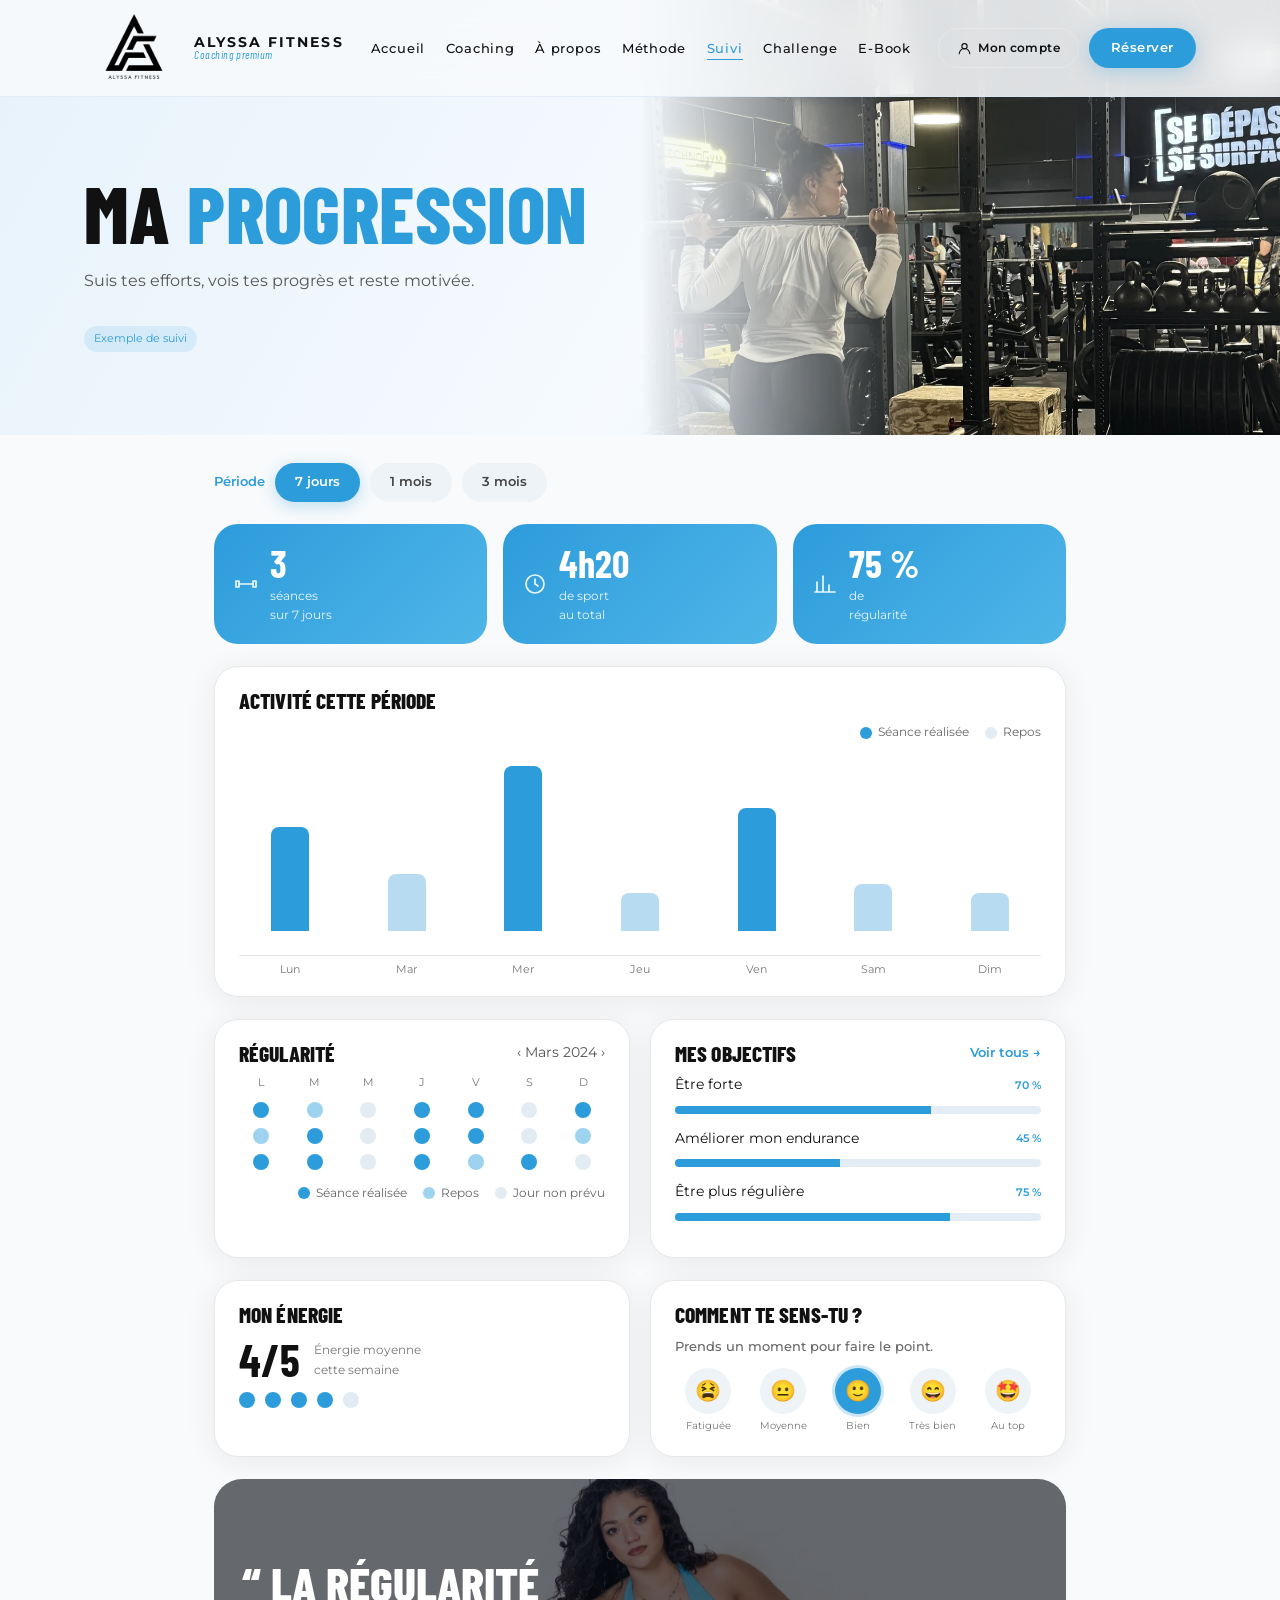
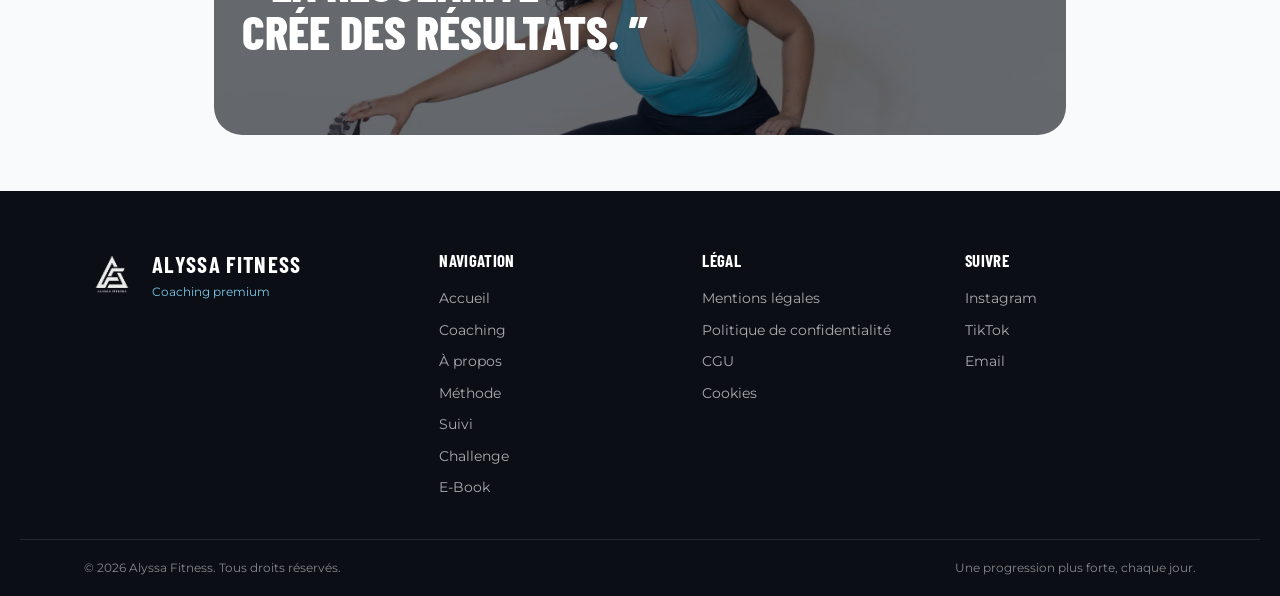
<file: suivi.html>
<!DOCTYPE html>
<html lang="fr">
<head>
  <meta charset="UTF-8" />
  <meta name="description" content="Suivez vos progrès fitness et vos statistiques dans votre espace personnel Alyssa Fitness." />
  <meta name="viewport" content="width=device-width, initial-scale=1.0" />
  <link rel="icon" href="assets/favicon/favicon.ico?v=2" />
  <link rel="icon" type="image/png" sizes="32x32" href="assets/favicon/favicon-32x32.png?v=2" />
  <link rel="icon" type="image/png" sizes="16x16" href="assets/favicon/favicon-16x16.png?v=2" />
  <link rel="apple-touch-icon" href="assets/favicon/apple-touch-icon.png?v=2" />
  <meta property="og:type" content="website" />
  <meta property="og:title" content="Mon Suivi — Alyssa Fitness" />
  <meta property="og:description" content="Suivez vos progrès et statistiques dans votre espace client Alyssa Fitness." />
  <meta property="og:image" content="https://alyssa-fitness-v3.vercel.app/assets/og/alyssa-fitness-og.jpg?v=2" />
  <meta property="og:url" content="https://alyssa-fitness-v3.vercel.app/suivi.html" />
  <meta name="twitter:card" content="summary_large_image" />
  <meta name="twitter:title" content="Mon Suivi — Alyssa Fitness" />
  <meta name="twitter:description" content="Suivez vos progrès et statistiques dans votre espace client Alyssa Fitness." />
  <meta name="twitter:image" content="https://alyssa-fitness-v3.vercel.app/assets/og/alyssa-fitness-og.jpg?v=2" />
  <title>Mon Suivi — Alyssa Fitness</title>
  <link rel="preconnect" href="https://fonts.googleapis.com" />
  <link rel="preconnect" href="https://fonts.gstatic.com" crossorigin />
  <link href="https://fonts.googleapis.com/css2?family=Playfair+Display:ital,wght@0,400;0,500;0,600;0,700;1,400;1,500&family=Montserrat:wght@300;400;500;600;700&display=swap" rel="stylesheet" />
  <link rel="stylesheet" href="global.css" />
  <style>
    .suivi-hero {
      padding-top: calc(var(--header-h) + 48px);
      padding-bottom: 40px;
      background: linear-gradient(135deg, var(--noir-doux) 0%, #2a2a2a 60%, #1a1a1a 100%);
      position: relative; overflow: hidden;
    }
    .suivi-hero::before {
      content: ''; position: absolute; top: -80px; right: -80px;
      width: 400px; height: 400px; border-radius: 50%;
      background: radial-gradient(circle, rgba(45,156,219,.12) 0%, transparent 70%);
    }
    .suivi-hero__inner { position: relative; z-index: 1; }
    .suivi-hero__eyebrow { font-size:.68rem; font-weight:700; letter-spacing:.2em; text-transform:uppercase; color:var(--rose-saumon); margin-bottom:12px; }
    .suivi-hero__title { font-family:var(--font-titre); font-size:clamp(2rem,4vw,3rem); font-weight:400; color:#fff; margin-bottom:8px; }
    .suivi-hero__title em { font-style:italic; color:var(--rose-clair); }
    .suivi-hero__sub { font-size:.9rem; color:rgba(255,255,255,.6); margin-bottom:32px; }
    .suivi-hero__kpis { display:grid; grid-template-columns:repeat(4,1fr); gap:16px; }
    .hero-kpi-card {
      background:rgba(255,255,255,.07); border:1px solid rgba(255,255,255,.1);
      border-radius:var(--radius-md); padding:20px 18px;
      backdrop-filter:blur(8px);
    }
    .hero-kpi-card__icon { width:36px;height:36px;border-radius:10px;background:rgba(45,156,219,.15);display:flex;align-items:center;justify-content:center;margin-bottom:12px; }
    .hero-kpi-card__icon svg { width:18px;height:18px;color:var(--rose-saumon); }
    .hero-kpi-card__val { font-family:var(--font-titre); font-size:2rem; font-weight:500; color:#fff; line-height:1; margin-bottom:4px; }
    .hero-kpi-card__label { font-size:.7rem; font-weight:700; letter-spacing:.08em; text-transform:uppercase; color:rgba(255,255,255,.5); margin-bottom:8px; }
    .hero-kpi-card__trend { font-size:.72rem; font-weight:600; color:var(--success); display:flex;align-items:center;gap:4px; }
    .hero-kpi-card__trend--warn { color:var(--warning); }

    /* SUIVI MAIN */
    .suivi-main { padding:40px 0 80px; background:var(--beige-premium); }

    /* Period selector */
    .period-selector { display:flex; gap:6px; background:#fff; border-radius:var(--radius-full); padding:4px; border:1px solid var(--gris-clair); box-shadow:var(--ombre-card); width:fit-content; margin-bottom:32px; }
    .period-btn { padding:8px 18px; border-radius:var(--radius-full); font-size:.78rem; font-weight:600; cursor:pointer; transition:all .25s; color:var(--texte-corps); border:none; background:transparent; }
    .period-btn.active { background:var(--rose-saumon); color:#fff; box-shadow:0 4px 16px rgba(45,156,219,.3); }

    /* Grid layout */
    .suivi-grid { display:grid; grid-template-columns:1fr 1fr; gap:20px; margin-bottom:20px; }
    .suivi-grid--3 { grid-template-columns:repeat(3,1fr); }
    .suivi-grid--full { grid-template-columns:1fr; }

    .suivi-card { background:#fff; border-radius:var(--radius-lg); border:1px solid rgba(232,232,232,.7); box-shadow:var(--ombre-card); overflow:hidden; }
    .suivi-card__head { padding:20px 24px 14px; border-bottom:1px solid var(--gris-clair); display:flex; align-items:center; justify-content:space-between; }
    .suivi-card__title { font-family:var(--font-titre); font-size:1.2rem; font-weight:500; color:var(--noir-doux); }
    .suivi-card__body { padding:20px 24px; }

    /* Bar chart */
    .bar-chart { display:flex; align-items:flex-end; gap:8px; height:120px; }
    .bar-col { flex:1; display:flex; flex-direction:column; align-items:center; gap:4px; }
    .bar-col__bar-wrap { flex:1; width:100%; display:flex; align-items:flex-end; }
    .bar-col__bar { width:100%; border-radius:4px 4px 0 0; transition:height 1s ease; min-height:4px; }
    .bar-col__label { font-size:.62rem; font-weight:700; text-transform:uppercase; color:var(--gris-texte); }
    .bar-col__val { font-size:.68rem; font-weight:600; color:var(--texte-corps); }

    /* SVG line chart */
    .line-chart-wrap { position:relative; }
    .line-chart-wrap svg { width:100%; overflow:visible; }

    /* Stat row */
    .stat-row { display:flex; align-items:center; gap:14px; padding:12px 0; border-bottom:1px solid var(--gris-clair); }
    .stat-row:last-child { border-bottom:none; }
    .stat-row__label { flex:1; font-size:.85rem; color:var(--texte-corps); }
    .stat-row__val { font-size:.85rem; font-weight:700; color:var(--noir-doux); min-width:48px; text-align:right; }
    .stat-row__bar { flex:2; }

    /* Energy dots */
    .energy-grid { display:grid; grid-template-columns:repeat(7,1fr); gap:6px; margin-bottom:8px; }
    .energy-dot { aspect-ratio:1; border-radius:50%; }
    .energy-dot--5 { background:linear-gradient(135deg,var(--success),#8fd4b4); }
    .energy-dot--4 { background:linear-gradient(135deg,var(--rose-saumon),var(--rose-clair)); }
    .energy-dot--3 { background:linear-gradient(135deg,var(--warning),#f8d99a); }
    .energy-dot--2 { background:var(--gris-clair); }
    .energy-dot--1 { background:#ddd; opacity:.5; }

    /* Objective progress */
    .obj-card { background:linear-gradient(135deg,var(--beige-premium),#D4EDF8); border:1px solid rgba(45,156,219,.2); border-radius:var(--radius-md); padding:20px; }
    .obj-card__top { display:flex; align-items:center; gap:16px; margin-bottom:16px; }
    .obj-card__icon { width:48px;height:48px;border-radius:12px;background:rgba(45,156,219,.12);display:flex;align-items:center;justify-content:center;flex-shrink:0; }
    .obj-card__icon svg { width:24px;height:24px; }
    .obj-card__name { font-family:var(--font-titre); font-size:1.15rem; font-weight:500; color:var(--noir-doux); margin-bottom:2px; }
    .obj-card__sub { font-size:.78rem; color:var(--texte-corps); }

    /* 4-week grid */
    .weeks-grid { display:grid; grid-template-columns:repeat(4,1fr); gap:14px; }
    .week-col { background:var(--beige-premium); border-radius:var(--radius-md); padding:16px 14px; border:1px solid rgba(232,232,232,.5); }
    .week-col.active { background:rgba(45,156,219,.06); border-color:rgba(45,156,219,.25); }
    .week-col__label { font-size:.65rem; font-weight:700; letter-spacing:.1em; text-transform:uppercase; color:var(--gris-texte); margin-bottom:8px; }
    .week-col__sessions { font-family:var(--font-titre); font-size:1.8rem; font-weight:500; color:var(--noir-doux); line-height:1; margin-bottom:4px; }
    .week-col__sessions span { font-size:.9rem; font-weight:400; color:var(--gris-texte); }
    .week-col__score { font-size:.75rem; font-weight:600; margin-bottom:8px; }
    .week-col__score--good { color:var(--success); }
    .week-col__score--ok   { color:var(--warning); }

    @media (max-width:1024px) {
      .suivi-hero__kpis { grid-template-columns:repeat(2,1fr); }
      .suivi-grid { grid-template-columns:1fr; }
      .suivi-grid--3 { grid-template-columns:repeat(2,1fr); }
      .weeks-grid { grid-template-columns:repeat(2,1fr); }
    }
    @media (max-width:640px) {
      .suivi-hero__kpis { grid-template-columns:repeat(2,1fr); }
      .suivi-grid--3 { grid-template-columns:1fr; }
      .weeks-grid { grid-template-columns:repeat(2,1fr); }
    }
  </style>
<link href="https://fonts.googleapis.com/css2?family=Barlow+Condensed:wght@600;700;800&display=swap" rel="stylesheet" />
  <link rel="stylesheet" href="elevate.css" />
</head>
<body>

  <!-- HEADER -->
  <header class="header" id="header">
    <div class="header__inner container">
      <a href="index.html" class="header__logo"><img src="assets/logo-transparent.png" class="logo-img" alt="Alyssa Fitness" /><div class="logo-wordmark"><span class="logo-wordmark__name">Alyssa Fitness</span><span class="logo-wordmark__sub">Coaching premium</span></div></a>
      <nav class="header__nav"><ul class="nav-list">
        <li><a href="index.html" class="nav-link">Accueil</a></li>
        <li><a href="coaching.html" class="nav-link">Coaching</a></li>
        <li><a href="a-propos.html" class="nav-link">À propos</a></li>
        <li><a href="methode.html" class="nav-link">Méthode</a></li>
        <li><a href="suivi.html" class="nav-link active">Suivi</a></li>
        <li><a href="challenge.html" class="nav-link">Challenge</a></li><li><a href="ebook.html" class="nav-link">E-Book</a></li>
      </ul></nav>
      <div class="header__ctas">
        <a href="compte.html" class="btn--compte"><svg viewBox="0 0 20 20" fill="none" width="15"><circle cx="10" cy="7" r="3.5" stroke="currentColor" stroke-width="1.5"/><path d="M3 17c0-3.866 3.134-7 7-7s7 3.134 7 7" stroke="currentColor" stroke-width="1.5" stroke-linecap="round"/></svg>Mon compte</a>
        <a href="reservation.html" class="btn btn--primary btn--sm">Réserver</a>
      </div>
      <button class="burger" id="burger" aria-label="Ouvrir le menu" aria-expanded="false" aria-controls="mobile-menu"><span></span><span></span><span></span></button>
    </div>
    <div class="mobile-menu" id="mobile-menu">
      <ul class="mobile-nav-list"><li><a href="index.html" class="mobile-nav-link">Accueil</a></li><li><a href="coaching.html" class="mobile-nav-link">Coaching</a></li><li><a href="a-propos.html" class="mobile-nav-link">À propos</a></li><li><a href="methode.html" class="mobile-nav-link">Méthode</a></li><li><a href="suivi.html" class="mobile-nav-link">Suivi</a></li><li><a href="challenge.html" class="mobile-nav-link">Challenge</a></li><li><a href="ebook.html" class="mobile-nav-link">E-Book</a></li></ul>
      <div class="mobile-menu__ctas"><a href="compte.html" class="btn btn--ghost mobile-cta">Mon compte</a><a href="reservation.html" class="btn btn--primary mobile-cta">Réserver</a></div>
    </div>
  </header>

  <!-- HERO SUIVI -->
  <section class="suivi-hero" style="--pg-img:url(assets/images/alyssa/alyssa-squat-gym.webp)">
    <div class="container suivi-hero__inner">
      <h1 class="suivi-hero__title">Ma <em>progression</em></h1>
      <p class="suivi-hero__sub">Suis tes efforts, vois tes progrès et reste motivée.</p>
      <span class="cm-demo">Exemple de suivi</span>
    </div>
  </section>

  <main class="container sv-wrap">
    <div class="sv-periods" role="tablist" aria-label="Période">
      <span>Période</span>
      <button class="period-btn active" role="tab" type="button">7 jours</button>
      <button class="period-btn" role="tab" type="button">1 mois</button>
      <button class="period-btn" role="tab" type="button">3 mois</button>
    </div>

    <div class="sv-kpis">
      <div class="sv-kpi"><svg viewBox="0 0 24 24" fill="none" width="24" height="24" stroke="currentColor" stroke-width="1.7" stroke-linecap="round" stroke-linejoin="round"><rect x="2" y="9" width="3" height="6"/><rect x="19" y="9" width="3" height="6"/><path d="M5 12h14"/></svg><strong>3</strong><span>séances<br/>sur 7 jours</span></div>
      <div class="sv-kpi"><svg viewBox="0 0 24 24" fill="none" width="24" height="24" stroke="currentColor" stroke-width="1.7" stroke-linecap="round" stroke-linejoin="round"><circle cx="12" cy="12" r="9"/><path d="M12 7v5l3 2"/></svg><strong>4h20</strong><span>de sport<br/>au total</span></div>
      <div class="sv-kpi"><svg viewBox="0 0 24 24" fill="none" width="24" height="24" stroke="currentColor" stroke-width="1.7" stroke-linecap="round" stroke-linejoin="round"><path d="M4 20V10M10 20V4M16 20v-7M22 20H2"/></svg><strong>75 %</strong><span>de<br/>régularité</span></div>
    </div>

    <section class="cm-card sv-chart">
      <h2 class="cm-h">Activité cette période</h2>
      <div class="sv-legend"><span><i class="sv-dot sv-dot--on"></i>Séance réalisée</span><span><i class="sv-dot sv-dot--off"></i>Repos</span></div>
      <div class="sv-bars" id="barChart" role="img" aria-label="Minutes d'activité par jour"><div class="sv-bar"><span style="--h:55%"></span><small>Lun</small></div><div class="sv-bar is-low"><span style="--h:30%"></span><small>Mar</small></div><div class="sv-bar"><span style="--h:90%"></span><small>Mer</small></div><div class="sv-bar is-low"><span style="--h:20%"></span><small>Jeu</small></div><div class="sv-bar"><span style="--h:65%"></span><small>Ven</small></div><div class="sv-bar is-low"><span style="--h:25%"></span><small>Sam</small></div><div class="sv-bar is-low"><span style="--h:20%"></span><small>Dim</small></div></div>
    </section>

    <div class="sv-two">
      <section class="cm-card">
        <div class="cm-row"><h2 class="cm-h">Régularité</h2><span class="cm-nav">‹ Mars 2024 ›</span></div>
        <div class="sv-days"><span>L</span><span>M</span><span>M</span><span>J</span><span>V</span><span>S</span><span>D</span></div>
        <div class="sv-cal"><i class="sv-dot sv-dot--on"></i><i class="sv-dot sv-dot--mid"></i><i class="sv-dot sv-dot--off"></i><i class="sv-dot sv-dot--on"></i><i class="sv-dot sv-dot--on"></i><i class="sv-dot sv-dot--off"></i><i class="sv-dot sv-dot--on"></i><i class="sv-dot sv-dot--mid"></i><i class="sv-dot sv-dot--on"></i><i class="sv-dot sv-dot--off"></i><i class="sv-dot sv-dot--on"></i><i class="sv-dot sv-dot--on"></i><i class="sv-dot sv-dot--off"></i><i class="sv-dot sv-dot--mid"></i><i class="sv-dot sv-dot--on"></i><i class="sv-dot sv-dot--on"></i><i class="sv-dot sv-dot--off"></i><i class="sv-dot sv-dot--on"></i><i class="sv-dot sv-dot--mid"></i><i class="sv-dot sv-dot--on"></i><i class="sv-dot sv-dot--off"></i></div>
        <div class="sv-legend"><span><i class="sv-dot sv-dot--on"></i>Séance réalisée</span><span><i class="sv-dot sv-dot--mid"></i>Repos</span><span><i class="sv-dot sv-dot--off"></i>Jour non prévu</span></div>
      </section>
      <section class="cm-card">
        <div class="cm-row"><h2 class="cm-h">Mes objectifs</h2><a href="compte.html" class="cm-link">Voir tous →</a></div>
        <div class="sv-goal"><div class="cm-row"><span>Être forte</span><small>70 %</small></div><div class="cm-bar"><span style="width:70%"></span></div></div><div class="sv-goal"><div class="cm-row"><span>Améliorer mon endurance</span><small>45 %</small></div><div class="cm-bar"><span style="width:45%"></span></div></div><div class="sv-goal"><div class="cm-row"><span>Être plus régulière</span><small>75 %</small></div><div class="cm-bar"><span style="width:75%"></span></div></div>
      </section>
    </div>

    <div class="sv-two">
      <section class="cm-card">
        <h2 class="cm-h">Mon énergie</h2>
        <p class="sv-energy"><strong>4/5</strong><span>Énergie moyenne<br/>cette semaine</span></p>
        <div class="sv-pips"><i></i><i></i><i></i><i></i><i class="off"></i></div>
      </section>
      <section class="cm-card">
        <h2 class="cm-h">Comment te sens-tu ?</h2>
        <p class="cm-link" style="color:#666;font-weight:500;margin-bottom:10px;">Prends un moment pour faire le point.</p>
        <div class="sv-moods"><button type="button" class="sv-mood" aria-label="Fatiguée"><span>😫</span><small>Fatiguée</small></button><button type="button" class="sv-mood" aria-label="Moyenne"><span>😐</span><small>Moyenne</small></button><button type="button" class="sv-mood is-on" aria-label="Bien"><span>🙂</span><small>Bien</small></button><button type="button" class="sv-mood" aria-label="Très bien"><span>😄</span><small>Très bien</small></button><button type="button" class="sv-mood" aria-label="Au top"><span>🤩</span><small>Au top</small></button></div>
      </section>
    </div>

    <section class="sv-quote" style="--pg-img:url(assets/images/alyssa/alyssa-stretch-studio.webp)">
      <blockquote>“ La régularité<br/>crée des résultats. ”</blockquote>
    </section>
  </main>

  <!-- FOOTER -->
  <footer class="elv-footer" role="contentinfo">
    <div class="container elv-footer__grid">
      <div class="elv-footer__brand">
        <a href="index.html" class="elv-footer__logo" aria-label="Alyssa Fitness">
          <img src="assets/logo-white.png" class="logo-img logo-img--footer" alt="Alyssa Fitness" />
          <span><strong>Alyssa Fitness</strong><em>Coaching premium</em></span>
        </a>
      </div>
      <nav class="elv-footer__col" aria-label="Navigation">
        <h4>Navigation</h4>
        <ul>
          <li><a href="index.html">Accueil</a></li><li><a href="coaching.html">Coaching</a></li><li><a href="a-propos.html">À propos</a></li><li><a href="methode.html">Méthode</a></li><li><a href="suivi.html">Suivi</a></li><li><a href="challenge.html">Challenge</a></li><li><a href="ebook.html">E-Book</a></li>
        </ul>
      </nav>
      <nav class="elv-footer__col" aria-label="Légal">
        <h4>Légal</h4>
        <ul><li><a href="#">Mentions légales</a></li><li><a href="#">Politique de confidentialité</a></li><li><a href="#">CGU</a></li><li><a href="#">Cookies</a></li></ul>
      </nav>
      <div class="elv-footer__col">
        <h4>Suivre</h4>
        <ul>
          <li><a href="https://www.instagram.com/alyssa_hdd" target="_blank" rel="noopener noreferrer">Instagram</a></li>
          <li><a href="https://www.tiktok.com/@alyssa_hdd" target="_blank" rel="noopener noreferrer">TikTok</a></li>
          <li><a href="mailto:alyssapro.coaching@gmail.com">Email</a></li>
        </ul>
      </div>
    </div>
    <div class="container elv-footer__bottom">
      <span>© 2026 Alyssa Fitness. Tous droits réservés.</span>
      <span>Une progression plus forte, chaque jour.</span>
    </div>
  </footer>

  <script src="global.js"></script>
  <script>
    document.querySelectorAll('.period-btn').forEach(function(btn){
      btn.addEventListener('click',function(){
        document.querySelectorAll('.period-btn').forEach(function(b){ b.classList.remove('active'); });
        btn.classList.add('active');
      });
    });
    document.querySelectorAll('.sv-mood').forEach(function(m){
      m.addEventListener('click',function(){
        document.querySelectorAll('.sv-mood').forEach(function(x){ x.classList.remove('is-on'); });
        m.classList.add('is-on');
      });
    });
  </script>
</body>
</html>
</file>
<file: global.css>
/* ═══════════════════════════════════════════════════════════════
   ALYSSA FITNESS — global.css
   Système de design premium, féminin, élégant
   Version multi-page complète
═══════════════════════════════════════════════════════════════ */

/* ─── VARIABLES CSS ─────────────────────────────────────────── */
:root {
  --rose-saumon:     #2D9CDB;
  --rose-clair:      #79C8EA;
  --rose-hover:      #1A7AB5;
  --rose-pale:       #EBF6FC;
  --beige-premium:   #EEF4FA;
  --beige-moyen:     #DCE9F5;
  --blanc-casse:     #F8FAFC;
  --gris-clair:      #E8E8E8;
  --gris-texte:      #888888;
  --noir-doux:       #111111;
  --texte-corps:     #555555;
  --success:         #6DBE9A;
  --warning:         #F4C57A;

  --font-titre:      'Playfair Display', Georgia, serif;
  --font-corps:      'Montserrat', Arial, sans-serif;

  --radius-xs:       4px;
  --radius-sm:       8px;
  --radius-md:       16px;
  --radius-lg:       24px;
  --radius-xl:       32px;
  --radius-full:     999px;

  --ombre-card:      0 4px 32px rgba(0,0,0,0.07);
  --ombre-hover:     0 8px 48px rgba(45,156,219,0.18);
  --ombre-forte:     0 16px 64px rgba(0,0,0,0.12);

  --transition:      0.3s ease;
  --transition-slow: 0.6s cubic-bezier(0.22, 1, 0.36, 1);

  --max-width:       1240px;
  --gutter:          clamp(20px, 5vw, 80px);
  --header-h:        96px;
}

/* ─── RESET & BASE ──────────────────────────────────────────── */
*, *::before, *::after {
  box-sizing: border-box;
  margin: 0;
  padding: 0;
}

html {
  scroll-behavior: smooth;
  font-size: 16px;
}

body {
  font-family: var(--font-corps);
  color: var(--noir-doux);
  background: var(--blanc-casse);
  line-height: 1.6;
  overflow-x: hidden;
  -webkit-font-smoothing: antialiased;
}

img, video, svg { display: block; max-width: 100%; }
a { color: inherit; text-decoration: none; }
ul { list-style: none; }
button { border: none; background: none; cursor: pointer; font-family: inherit; }
input, textarea, select {
  font-family: inherit;
  font-size: inherit;
}

/* ─── CONTAINER ─────────────────────────────────────────────── */
.container {
  width: 100%;
  max-width: var(--max-width);
  margin: 0 auto;
  padding: 0 var(--gutter);
}

/* ─── SECTIONS ──────────────────────────────────────────────── */
.section {
  padding: clamp(64px, 8vw, 120px) 0;
}

.section--white  { background: var(--blanc-casse); }
.section--beige  { background: var(--beige-premium); }
.section--dark   { background: var(--noir-doux); color: #fff; }

/* ─── TYPOGRAPHIES ──────────────────────────────────────────── */
.section-title {
  font-family: var(--font-titre);
  font-size: clamp(2rem, 4vw, 3.2rem);
  font-weight: 400;
  line-height: 1.2;
  color: var(--noir-doux);
  text-align: center;
  margin-bottom: clamp(40px, 6vw, 72px);
  letter-spacing: -0.01em;
}

.section-title em {
  font-style: italic;
  color: var(--rose-saumon);
}

.section-title--left { text-align: left; }
.section-title--white { color: #fff; }
.section-title--white em { color: var(--rose-clair); }

.section-eyebrow {
  font-family: var(--font-corps);
  font-size: 0.72rem;
  font-weight: 600;
  letter-spacing: 0.18em;
  text-transform: uppercase;
  color: var(--rose-saumon);
  margin-bottom: 14px;
}

/* ─── BOUTONS ───────────────────────────────────────────────── */
.btn {
  display: inline-flex;
  align-items: center;
  gap: 8px;
  font-family: var(--font-corps);
  font-weight: 600;
  font-size: 0.875rem;
  letter-spacing: 0.04em;
  border-radius: var(--radius-full);
  cursor: pointer;
  transition: all var(--transition);
  white-space: nowrap;
  text-decoration: none;
  border: none;
}

.btn--xs  { padding: 8px 18px; font-size: 0.75rem; }
.btn--sm  { padding: 10px 22px; font-size: 0.8rem; }
.btn--md  { padding: 13px 28px; }
.btn--lg  { padding: 16px 36px; font-size: 0.95rem; }

.btn--primary {
  background: var(--rose-saumon);
  color: #fff;
  box-shadow: 0 4px 20px rgba(45,156,219,0.3);
}
.btn--primary:hover {
  background: var(--rose-hover);
  box-shadow: 0 6px 28px rgba(45,156,219,0.45);
  transform: translateY(-2px);
}

.btn--ghost {
  background: transparent;
  color: var(--noir-doux);
  border: 1.5px solid var(--noir-doux);
}
.btn--ghost:hover {
  background: var(--noir-doux);
  color: #fff;
  transform: translateY(-2px);
}

.btn--ghost-white {
  background: transparent;
  color: #fff;
  border: 1.5px solid rgba(255,255,255,0.6);
}
.btn--ghost-white:hover {
  background: rgba(255,255,255,0.15);
  border-color: #fff;
  transform: translateY(-2px);
}

.btn--outline {
  background: transparent;
  color: var(--rose-saumon);
  border: 1.5px solid var(--rose-saumon);
  padding: 10px 24px;
  font-size: 0.82rem;
  border-radius: var(--radius-full);
  margin-top: auto;
}
.btn--outline:hover {
  background: var(--rose-saumon);
  color: #fff;
  transform: translateY(-2px);
}

.btn--soft {
  background: rgba(45,156,219,0.12);
  color: var(--rose-saumon);
  border: 1px solid rgba(45,156,219,0.2);
}
.btn--soft:hover {
  background: var(--rose-saumon);
  color: #fff;
  transform: translateY(-2px);
}

.btn-arrow { width: 16px; height: 16px; flex-shrink: 0; }
.btn-icon  { font-size: 1em; }
.btn-icon-svg { flex-shrink: 0; }

/* ═══════════════════════════════════════════════════════════════
   HEADER GLOBAL — sticky, premium
═══════════════════════════════════════════════════════════════ */
.header {
  position: fixed;
  top: 0;
  left: 0;
  right: 0;
  z-index: 1000;
  background: rgba(248,250,252,0.88);
  backdrop-filter: blur(16px);
  -webkit-backdrop-filter: blur(16px);
  border-bottom: 1px solid rgba(220,233,245,0.7);
  transition: background var(--transition), box-shadow var(--transition);
}

.header.scrolled {
  background: rgba(248,250,252,0.97);
  box-shadow: 0 2px 24px rgba(0,0,0,0.07);
}

.header__inner {
  display: flex;
  align-items: center;
  justify-content: space-between;
  gap: 16px;
  height: var(--header-h);
}

/* Logo */
.header__logo {
  display: flex;
  align-items: center;
  gap: 10px;
  flex-shrink: 0;
  text-decoration: none;
}

.logo-img {
  height: 100px;
  width: auto;
  max-width: 280px;
  object-fit: contain;
  object-position: left center;
  display: block;
  flex-shrink: 0;
}

/* Logo version footer — fond sombre */
.logo-img--footer {
  height: 100px;
  max-width: 280px;
  opacity: .92;
  filter: brightness(0) invert(1);  /* force blanc sur fond sombre si logo-white.png insuffisant */
}

.logo-wordmark {
  display: flex;
  flex-direction: column;
  line-height: 1;
}

.logo-wordmark__name {
  font-family: var(--font-corps);
  font-size: 0.85rem;
  font-weight: 700;
  letter-spacing: 0.15em;
  text-transform: uppercase;
  color: var(--noir-doux);
}

.logo-wordmark__sub {
  font-family: var(--font-titre);
  font-size: 0.7rem;
  font-weight: 400;
  font-style: italic;
  color: var(--rose-saumon);
  letter-spacing: 0.05em;
}

/* Monogramme logo */
.logo-mono {
  width: 40px;
  height: 40px;
  background: var(--noir-doux);
  border-radius: var(--radius-sm);
  display: flex;
  align-items: center;
  justify-content: center;
  flex-shrink: 0;
}

.logo-mono span {
  font-family: var(--font-titre);
  font-size: 1.3rem;
  font-weight: 600;
  color: var(--rose-saumon);
  line-height: 1;
}

/* Navigation desktop */
.header__nav {
  flex: 1;
  display: flex;
  justify-content: center;
}

.nav-list {
  display: flex;
  align-items: center;
  gap: clamp(16px, 2.5vw, 36px);
}

.nav-link {
  font-size: 0.8rem;
  font-weight: 500;
  letter-spacing: 0.06em;
  color: var(--noir-doux);
  position: relative;
  padding-bottom: 4px;
  transition: color var(--transition);
  white-space: nowrap;
}

.nav-link::after {
  content: '';
  position: absolute;
  bottom: 0; left: 0;
  width: 0; height: 1.5px;
  background: var(--rose-saumon);
  transition: width var(--transition);
}

.nav-link:hover,
.nav-link.active {
  color: var(--rose-saumon);
}

.nav-link:hover::after,
.nav-link.active::after {
  width: 100%;
}

/* CTAs header */
.header__ctas {
  display: flex;
  align-items: center;
  gap: 10px;
  flex-shrink: 0;
}

.btn--compte {
  background: transparent;
  color: var(--noir-doux);
  border: 1.5px solid var(--gris-clair);
  padding: 9px 18px;
  font-size: 0.78rem;
  border-radius: var(--radius-full);
  display: inline-flex;
  align-items: center;
  gap: 6px;
  transition: all var(--transition);
  font-weight: 600;
  letter-spacing: 0.03em;
}

.btn--compte:hover {
  border-color: var(--rose-saumon);
  color: var(--rose-saumon);
  background: var(--rose-pale);
}

.btn--compte svg {
  width: 15px;
  height: 15px;
}

/* Burger */
.burger {
  display: none;
  flex-direction: column;
  gap: 5px;
  padding: 8px;
  border-radius: var(--radius-sm);
  transition: background var(--transition);
}

.burger:hover { background: var(--beige-premium); }

.burger span {
  display: block;
  width: 22px; height: 2px;
  background: var(--noir-doux);
  border-radius: 2px;
  transition: all var(--transition);
  transform-origin: center;
}

.burger.open span:nth-child(1) { transform: translateY(7px) rotate(45deg); }
.burger.open span:nth-child(2) { opacity: 0; transform: scaleX(0); }
.burger.open span:nth-child(3) { transform: translateY(-7px) rotate(-45deg); }

/* Menu mobile */
.mobile-menu {
  display: none;
  position: absolute;
  top: var(--header-h);
  left: 0; right: 0;
  background: var(--blanc-casse);
  border-top: 1px solid var(--gris-clair);
  padding: 24px var(--gutter) 32px;
  box-shadow: 0 16px 40px rgba(0,0,0,0.1);
  opacity: 0;
  transform: translateY(-10px);
  transition: all var(--transition);
  pointer-events: none;
}

.mobile-menu.open {
  display: block;
  opacity: 1;
  transform: translateY(0);
  pointer-events: all;
}

.mobile-nav-list {
  display: flex;
  flex-direction: column;
  gap: 4px;
}

.mobile-nav-link {
  display: block;
  padding: 13px 0;
  font-size: 0.95rem;
  font-weight: 500;
  color: var(--noir-doux);
  border-bottom: 1px solid var(--gris-clair);
  transition: color var(--transition);
}

.mobile-nav-link:hover { color: var(--rose-saumon); }

.mobile-menu__ctas {
  display: flex;
  flex-direction: column;
  gap: 10px;
  margin-top: 20px;
}

.mobile-cta {
  width: 100%;
  justify-content: center;
}

/* ═══════════════════════════════════════════════════════════════
   INTERNAL HERO — pour les pages internes
═══════════════════════════════════════════════════════════════ */
.hero-internal {
  padding-top: calc(var(--header-h) + clamp(48px, 7vw, 96px));
  padding-bottom: clamp(48px, 7vw, 96px);
  background: linear-gradient(135deg, var(--blanc-casse) 0%, var(--beige-premium) 60%, #D4EDF8 100%);
  position: relative;
  overflow: hidden;
  text-align: center;
}

.hero-internal::before {
  content: '';
  position: absolute;
  top: -100px; right: -100px;
  width: 500px; height: 500px;
  border-radius: 50%;
  background: radial-gradient(circle, rgba(45,156,219,0.08) 0%, transparent 70%);
  pointer-events: none;
}

.hero-internal__eyebrow {
  font-size: 0.72rem;
  font-weight: 600;
  letter-spacing: 0.2em;
  text-transform: uppercase;
  color: var(--rose-saumon);
  margin-bottom: 16px;
}

.hero-internal__title {
  font-family: var(--font-titre);
  font-size: clamp(2.2rem, 5vw, 4rem);
  font-weight: 400;
  line-height: 1.15;
  color: var(--noir-doux);
  margin-bottom: 20px;
  letter-spacing: -0.02em;
}

.hero-internal__title em {
  font-style: italic;
  color: var(--rose-saumon);
}

.hero-internal__subtitle {
  font-size: clamp(0.95rem, 1.5vw, 1.1rem);
  color: var(--texte-corps);
  max-width: 600px;
  margin: 0 auto 36px;
  line-height: 1.75;
}

.hero-internal__actions {
  display: flex;
  flex-wrap: wrap;
  gap: 14px;
  justify-content: center;
}

/* Breadcrumb */
.breadcrumb {
  display: flex;
  align-items: center;
  gap: 8px;
  font-size: 0.78rem;
  color: var(--gris-texte);
  justify-content: center;
  margin-bottom: 24px;
}

.breadcrumb a {
  color: var(--rose-saumon);
  transition: opacity var(--transition);
}

.breadcrumb a:hover { opacity: 0.75; }

.breadcrumb__sep { color: var(--gris-clair); }

/* ═══════════════════════════════════════════════════════════════
   CARDS — GRILLES
═══════════════════════════════════════════════════════════════ */
.cards-grid {
  display: grid;
  gap: 24px;
}

.cards-grid--2 { grid-template-columns: repeat(2, 1fr); }
.cards-grid--3 { grid-template-columns: repeat(3, 1fr); }
.cards-grid--4 { grid-template-columns: repeat(4, 1fr); }

.card {
  background: #fff;
  border: 1px solid var(--gris-clair);
  border-radius: var(--radius-md);
  padding: 36px 28px;
  box-shadow: var(--ombre-card);
  transition: all var(--transition);
  display: flex;
  flex-direction: column;
  gap: 14px;
}

.card:hover {
  transform: translateY(-4px);
  box-shadow: var(--ombre-hover);
  border-color: var(--rose-clair);
}

.card__icon {
  width: 56px; height: 56px;
  display: flex;
  align-items: center;
  justify-content: center;
  background: rgba(45,156,219,0.08);
  border-radius: 50%;
  flex-shrink: 0;
}

.card__icon svg { width: 28px; height: 28px; }

.card__badge {
  display: inline-flex;
  align-items: center;
  gap: 6px;
  background: rgba(45,156,219,0.1);
  color: var(--rose-saumon);
  border-radius: var(--radius-full);
  padding: 4px 12px;
  font-size: 0.72rem;
  font-weight: 600;
  letter-spacing: 0.08em;
  text-transform: uppercase;
  width: fit-content;
}

.card__title {
  font-family: var(--font-titre);
  font-size: 1.3rem;
  font-weight: 500;
  color: var(--noir-doux);
}

.card__text {
  font-size: 0.88rem;
  color: var(--texte-corps);
  line-height: 1.7;
  flex: 1;
}

.card--programme {
  text-align: center;
  align-items: center;
}

.card--programme .card__icon { margin: 0 auto; }

/* ═══════════════════════════════════════════════════════════════
   KPI WIDGETS — pour dashboard et hero
═══════════════════════════════════════════════════════════════ */
.kpi-card {
  background: #fff;
  border-radius: var(--radius-md);
  padding: 18px 22px;
  box-shadow: 0 8px 32px rgba(0,0,0,0.09);
  border: 1px solid rgba(232,232,232,0.7);
  display: flex;
  flex-direction: column;
  gap: 8px;
  transition: all var(--transition);
}

.kpi-card:hover {
  box-shadow: var(--ombre-hover);
  transform: translateY(-2px);
}

.kpi-card__label {
  font-size: 0.68rem;
  font-weight: 700;
  letter-spacing: 0.15em;
  text-transform: uppercase;
  color: var(--gris-texte);
}

.kpi-card__value {
  font-family: var(--font-titre);
  font-size: 2rem;
  font-weight: 500;
  color: var(--noir-doux);
  line-height: 1;
}

.kpi-card__sub {
  font-size: 0.78rem;
  color: var(--texte-corps);
}

.kpi-card__trend {
  display: flex;
  align-items: center;
  gap: 4px;
  font-size: 0.75rem;
  font-weight: 600;
  color: var(--success);
}

.kpi-card__trend--up::before {
  content: '↑';
}

.kpi-card--highlight {
  background: linear-gradient(135deg, var(--rose-saumon) 0%, #1A7AB5 100%);
  color: #fff;
  border-color: transparent;
  box-shadow: 0 8px 32px rgba(45,156,219,0.35);
}

.kpi-card--highlight .kpi-card__label,
.kpi-card--highlight .kpi-card__value,
.kpi-card--highlight .kpi-card__sub {
  color: rgba(255,255,255,0.9);
}

/* Circular progress */
.progress-ring {
  position: relative;
  width: 64px;
  height: 64px;
  flex-shrink: 0;
}

.progress-ring svg {
  transform: rotate(-90deg);
}

.progress-ring__track {
  fill: none;
  stroke: rgba(45,156,219,0.15);
  stroke-width: 5;
}

.progress-ring__fill {
  fill: none;
  stroke: var(--rose-saumon);
  stroke-width: 5;
  stroke-linecap: round;
  transition: stroke-dashoffset 1s cubic-bezier(0.22, 1, 0.36, 1);
}

.progress-ring__text {
  position: absolute;
  inset: 0;
  display: flex;
  flex-direction: column;
  align-items: center;
  justify-content: center;
}

.progress-ring__pct {
  font-size: 0.9rem;
  font-weight: 700;
  color: var(--noir-doux);
  line-height: 1;
}

.progress-ring__label {
  font-size: 0.55rem;
  color: var(--gris-texte);
  text-transform: uppercase;
  letter-spacing: 0.05em;
}

/* Progress bar */
.progress-bar {
  height: 6px;
  background: var(--gris-clair);
  border-radius: var(--radius-full);
  overflow: hidden;
}

.progress-bar__fill {
  height: 100%;
  background: linear-gradient(90deg, var(--rose-saumon), var(--rose-clair));
  border-radius: var(--radius-full);
  transition: width 1s cubic-bezier(0.22, 1, 0.36, 1);
}

.progress-bar--success .progress-bar__fill {
  background: linear-gradient(90deg, var(--success), #8fd4b4);
}

/* ═══════════════════════════════════════════════════════════════
   TÉMOIGNAGES
═══════════════════════════════════════════════════════════════ */
.testimonials-wrapper {
  position: relative;
  overflow: hidden;
}

.testimonials-track {
  display: grid;
  grid-template-columns: repeat(3, 1fr);
  gap: 24px;
}

.testimonial-card {
  background: #fff;
  border-radius: var(--radius-md);
  padding: 32px 28px;
  box-shadow: var(--ombre-card);
  border: 1px solid var(--gris-clair);
  display: flex;
  flex-direction: column;
  gap: 20px;
  transition: all var(--transition);
}

.testimonial-card:hover {
  transform: translateY(-4px);
  box-shadow: var(--ombre-hover);
}

.testimonial-card__header {
  display: flex;
  align-items: center;
  gap: 14px;
}

.avatar {
  width: 52px; height: 52px;
  border-radius: 50%;
  background: linear-gradient(135deg, var(--rose-saumon), var(--rose-clair));
  color: #fff;
  display: flex;
  align-items: center;
  justify-content: center;
  font-family: var(--font-titre);
  font-size: 1.4rem;
  font-weight: 500;
  flex-shrink: 0;
}

.testimonial-card__name {
  font-weight: 600;
  font-size: 0.9rem;
  color: var(--noir-doux);
  margin-bottom: 4px;
}

.stars {
  color: var(--rose-saumon);
  font-size: 0.85rem;
  letter-spacing: 2px;
}

.testimonial-card__text {
  font-size: 0.9rem;
  color: var(--texte-corps);
  line-height: 1.8;
  font-style: italic;
}

/* Dots slider */
.testimonials-dots {
  display: none;
  justify-content: center;
  gap: 8px;
  margin-top: 24px;
}

.dot {
  width: 8px; height: 8px;
  border-radius: 50%;
  background: var(--gris-clair);
  border: none;
  cursor: pointer;
  transition: all var(--transition);
}

.dot--active, .dot:hover {
  background: var(--rose-saumon);
  transform: scale(1.3);
}

/* ═══════════════════════════════════════════════════════════════
   CTA FINAL SECTION
═══════════════════════════════════════════════════════════════ */
.section--cta {
  background: linear-gradient(135deg, var(--beige-premium) 0%, #D4EDF8 100%);
  position: relative;
  overflow: hidden;
  padding: clamp(64px, 8vw, 120px) 0;
}

.cta-watermark {
  position: absolute;
  right: -40px;
  top: 50%;
  transform: translateY(-50%);
  font-family: var(--font-titre);
  font-size: clamp(120px, 15vw, 220px);
  font-weight: 700;
  color: rgba(45,156,219,0.07);
  line-height: 1;
  user-select: none;
  pointer-events: none;
  letter-spacing: -0.05em;
}

.cta-inner {
  display: grid;
  grid-template-columns: 1fr 1.4fr;
  gap: clamp(40px, 6vw, 80px);
  align-items: center;
}

.cta-photo-placeholder {
  width: 100%;
  aspect-ratio: 3/4;
  border-radius: var(--radius-lg);
  background: linear-gradient(145deg, #e8c4ba 0%, #ddb5ad 60%, #cfa29b 100%);
  box-shadow: 0 20px 60px rgba(45,156,219,0.25);
  position: relative;
  overflow: hidden;
}

.cta-photo-placeholder::after {
  content: '';
  position: absolute;
  inset: 0;
  background: linear-gradient(135deg, rgba(255,255,255,0.25) 0%, transparent 60%);
}

.cta-title {
  font-family: var(--font-titre);
  font-size: clamp(2rem, 3.5vw, 3rem);
  font-weight: 400;
  line-height: 1.2;
  color: var(--noir-doux);
  margin-bottom: 20px;
}

.cta-title em {
  font-style: italic;
  color: var(--rose-saumon);
}

.cta-text {
  font-size: 0.97rem;
  color: var(--texte-corps);
  line-height: 1.8;
  margin-bottom: 36px;
  max-width: 480px;
}

.cta-actions {
  display: flex;
  flex-wrap: wrap;
  gap: 14px;
}

/* ═══════════════════════════════════════════════════════════════
   CONFIANCE GRID
═══════════════════════════════════════════════════════════════ */
.confiance-grid {
  display: grid;
  grid-template-columns: repeat(3, 1fr);
  gap: 24px;
}

.confiance-item {
  background: #fff;
  border-radius: var(--radius-md);
  padding: 36px 28px;
  text-align: center;
  box-shadow: var(--ombre-card);
  border: 1px solid var(--gris-clair);
  transition: all var(--transition);
  display: flex;
  flex-direction: column;
  align-items: center;
  gap: 14px;
}

.confiance-item:hover {
  transform: translateY(-4px);
  box-shadow: var(--ombre-hover);
}

.confiance-item__icon {
  width: 64px; height: 64px;
  display: flex;
  align-items: center;
  justify-content: center;
  background: rgba(45,156,219,0.08);
  border-radius: 50%;
}

.confiance-item__title {
  font-family: var(--font-titre);
  font-size: 1.25rem;
  font-weight: 500;
  color: var(--noir-doux);
}

.confiance-item__text {
  font-size: 0.86rem;
  color: var(--texte-corps);
  line-height: 1.7;
}

/* ═══════════════════════════════════════════════════════════════
   MÉTHODE TIMELINE
═══════════════════════════════════════════════════════════════ */
.methode-timeline {
  display: grid;
  grid-template-columns: repeat(4, 1fr);
  gap: 0;
  position: relative;
}

.methode-timeline::before {
  content: '';
  position: absolute;
  top: 28px;
  left: calc(12.5% + 20px);
  right: calc(12.5% + 20px);
  height: 1.5px;
  background: linear-gradient(90deg, var(--rose-clair), var(--rose-saumon), var(--rose-clair));
  z-index: 0;
}

.methode-step {
  display: flex;
  flex-direction: column;
  align-items: center;
  text-align: center;
  padding: 0 16px;
  position: relative;
  z-index: 1;
}

.methode-step__num {
  width: 56px; height: 56px;
  border-radius: 50%;
  background: var(--rose-saumon);
  color: #fff;
  font-family: var(--font-titre);
  font-size: 1.4rem;
  font-weight: 500;
  display: flex;
  align-items: center;
  justify-content: center;
  margin-bottom: 24px;
  box-shadow: 0 4px 20px rgba(45,156,219,0.35);
  flex-shrink: 0;
}

.methode-step__title {
  font-family: var(--font-titre);
  font-size: 1.15rem;
  font-weight: 500;
  color: var(--noir-doux);
  margin-bottom: 10px;
}

.methode-step__text {
  font-size: 0.84rem;
  color: var(--texte-corps);
  line-height: 1.7;
}

/* ═══════════════════════════════════════════════════════════════
   FOOTER
═══════════════════════════════════════════════════════════════ */
.footer {
  background: var(--noir-doux);
  color: rgba(255,255,255,0.72);
}

.footer__grid {
  display: grid;
  grid-template-columns: 2fr 1fr 1.5fr 1.5fr 1.5fr;
  gap: 48px;
  padding-top: clamp(48px, 6vw, 80px);
  padding-bottom: clamp(48px, 6vw, 80px);
}

.footer__tagline {
  font-size: 0.82rem;
  line-height: 1.7;
  margin-top: 14px;
  max-width: 240px;
}

.footer__social {
  display: flex;
  gap: 10px;
  margin-top: 20px;
}

.footer__social-link {
  display: flex;
  align-items: center;
  justify-content: center;
  width: 36px; height: 36px;
  border-radius: 50%;
  border: 1px solid rgba(255,255,255,0.2);
  color: rgba(255,255,255,0.65);
  transition: all var(--transition);
}

.footer__social-link:hover {
  background: var(--rose-saumon);
  border-color: var(--rose-saumon);
  color: #fff;
}

.footer__col-title {
  font-size: 0.7rem;
  font-weight: 700;
  letter-spacing: 0.16em;
  text-transform: uppercase;
  color: #fff;
  margin-bottom: 18px;
}

.footer__nav-col ul,
.footer__contact-col ul {
  display: flex;
  flex-direction: column;
  gap: 9px;
}

.footer__contact-col ul li {
  display: flex;
  align-items: flex-start;
  gap: 8px;
  font-size: 0.82rem;
}

.footer__contact-col svg {
  flex-shrink: 0;
  margin-top: 2px;
  color: var(--rose-saumon);
}

.footer__link {
  font-size: 0.82rem;
  color: rgba(255,255,255,0.6);
  transition: color var(--transition);
}

.footer__link:hover { color: var(--rose-saumon); }

.footer__insta-grid {
  display: grid;
  grid-template-columns: repeat(3, 1fr);
  gap: 4px;
  border-radius: var(--radius-sm);
  overflow: hidden;
}

.insta-thumb {
  display: block;
  aspect-ratio: 1;
  overflow: hidden;
  border-radius: 2px;
  transition: opacity var(--transition);
}

.insta-thumb:hover { opacity: 0.8; }

/* Instagram grid — vraies photos */
.insta-thumb img {
  width: 100%;
  height: 100%;
  object-fit: cover;
  object-position: center top;
  display: block;
  transition: transform 0.35s ease;
}
.insta-thumb:hover img {
  transform: scale(1.04);
}

/* Fallback gradient (si img absente) */
.insta-placeholder {
  width: 100%;
  height: 100%;
  background-size: cover;
  background-position: center;
  position: relative;
  transition: transform 0.35s ease;
}
.insta-thumb:hover .insta-placeholder {
  transform: scale(1.04);
}

/* Visuels fitness premium variés — tons chauds/naturels */
.insta-placeholder--1 {
  background:
    radial-gradient(ellipse at 30% 40%, rgba(45,156,219,0.55) 0%, transparent 60%),
    radial-gradient(ellipse at 80% 70%, rgba(210,100,90,0.4) 0%, transparent 50%),
    linear-gradient(160deg, #2e2420 0%, #4a3330 50%, #3a2820 100%);
}
.insta-placeholder--2 {
  background:
    radial-gradient(ellipse at 60% 30%, rgba(238,244,250,0.3) 0%, transparent 55%),
    radial-gradient(ellipse at 20% 80%, rgba(45,156,219,0.35) 0%, transparent 60%),
    linear-gradient(150deg, #f6efe8 0%, #e8d5c8 45%, #d4b8ac 100%);
}
.insta-placeholder--3 {
  background:
    radial-gradient(ellipse at 70% 50%, rgba(45,156,219,0.45) 0%, transparent 55%),
    radial-gradient(ellipse at 20% 20%, rgba(200,80,70,0.3) 0%, transparent 50%),
    linear-gradient(135deg, #1a1412 0%, #2e1e1a 50%, #241612 100%);
}
.insta-placeholder--4 {
  background:
    radial-gradient(ellipse at 40% 60%, rgba(248,250,252,0.25) 0%, transparent 55%),
    radial-gradient(ellipse at 75% 25%, rgba(45,156,219,0.4) 0%, transparent 50%),
    linear-gradient(155deg, #f0e8e0 0%, #dcc8bc 45%, #c8a89c 100%);
}
.insta-placeholder--5 {
  background:
    radial-gradient(ellipse at 25% 35%, rgba(45,156,219,0.6) 0%, transparent 55%),
    radial-gradient(ellipse at 80% 75%, rgba(180,60,50,0.35) 0%, transparent 50%),
    linear-gradient(145deg, #332420 0%, #4a3028 55%, #3c2420 100%);
}
.insta-placeholder--6 {
  background:
    radial-gradient(ellipse at 55% 45%, rgba(238,244,250,0.35) 0%, transparent 55%),
    radial-gradient(ellipse at 15% 75%, rgba(45,156,219,0.3) 0%, transparent 55%),
    linear-gradient(160deg, #ede0d8 0%, #d8c4b8 45%, #c4a898 100%);
}

.footer__bottom {
  border-top: 1px solid rgba(255,255,255,0.08);
  padding: 20px 0;
}

.footer__bottom-inner {
  display: flex;
  align-items: center;
  justify-content: space-between;
  flex-wrap: wrap;
  gap: 12px;
}

.footer__copyright {
  font-size: 0.77rem;
  color: rgba(255,255,255,0.38);
}

.footer__legal {
  display: flex;
  align-items: center;
  gap: 12px;
  font-size: 0.77rem;
  color: rgba(255,255,255,0.38);
}

.footer__logo-wordmark .logo-wordmark__name { color: #fff; }

/* ═══════════════════════════════════════════════════════════════
   FORMULAIRES
═══════════════════════════════════════════════════════════════ */
.form-group {
  display: flex;
  flex-direction: column;
  gap: 6px;
}

.form-label {
  font-size: 0.8rem;
  font-weight: 600;
  color: var(--noir-doux);
  letter-spacing: 0.04em;
}

.form-input,
.form-textarea,
.form-select {
  width: 100%;
  padding: 14px 18px;
  border: 1.5px solid var(--gris-clair);
  border-radius: var(--radius-md);
  font-size: 0.9rem;
  color: var(--noir-doux);
  background: #fff;
  transition: border-color var(--transition), box-shadow var(--transition);
  outline: none;
  -webkit-appearance: none;
}

.form-input:focus,
.form-textarea:focus,
.form-select:focus {
  border-color: var(--rose-saumon);
  box-shadow: 0 0 0 3px rgba(45,156,219,0.12);
}

.form-input::placeholder,
.form-textarea::placeholder {
  color: var(--gris-texte);
}

.form-textarea {
  resize: vertical;
  min-height: 120px;
}

.form-hint {
  font-size: 0.75rem;
  color: var(--gris-texte);
}

.form-error {
  font-size: 0.75rem;
  color: #e05a5a;
}

/* ═══════════════════════════════════════════════════════════════
   TAGS / BADGES GENERIQUES
═══════════════════════════════════════════════════════════════ */
.tag {
  display: inline-flex;
  align-items: center;
  gap: 5px;
  padding: 4px 12px;
  border-radius: var(--radius-full);
  font-size: 0.72rem;
  font-weight: 600;
  letter-spacing: 0.05em;
}

.tag--rose   { background: rgba(45,156,219,0.12); color: var(--rose-saumon); }
.tag--beige  { background: var(--beige-premium); color: var(--texte-corps); }
.tag--green  { background: rgba(109,190,154,0.15); color: #3d9974; }
.tag--gold   { background: rgba(244,197,122,0.2); color: #b8892a; }
.tag--dark   { background: rgba(17,17,17,0.08); color: var(--noir-doux); }

/* ═══════════════════════════════════════════════════════════════
   NOTIFICATIONS / ALERTS
═══════════════════════════════════════════════════════════════ */
.alert {
  border-radius: var(--radius-md);
  padding: 16px 20px;
  display: flex;
  align-items: flex-start;
  gap: 12px;
  font-size: 0.88rem;
}

.alert--success {
  background: rgba(109,190,154,0.12);
  border: 1px solid rgba(109,190,154,0.3);
  color: #2d7a5a;
}

.alert--info {
  background: rgba(45,156,219,0.08);
  border: 1px solid rgba(45,156,219,0.25);
  color: var(--rose-hover);
}

/* ═══════════════════════════════════════════════════════════════
   ANIMATIONS AU SCROLL
═══════════════════════════════════════════════════════════════ */
.reveal {
  opacity: 0;
  transform: translateY(28px);
  transition: opacity 0.65s ease, transform 0.65s ease;
}

.reveal.visible {
  opacity: 1;
  transform: translateY(0);
}

.reveal--left {
  transform: translateX(-28px);
}

.reveal--right {
  transform: translateX(28px);
}

.reveal--left.visible,
.reveal--right.visible {
  transform: translateX(0);
}

/* Décalages cascade */
.reveal-delay-1 { transition-delay: 0.1s; }
.reveal-delay-2 { transition-delay: 0.2s; }
.reveal-delay-3 { transition-delay: 0.3s; }
.reveal-delay-4 { transition-delay: 0.4s; }

.cards-grid .card:nth-child(2),
.confiance-grid .confiance-item:nth-child(2),
.testimonials-track .testimonial-card:nth-child(2) {
  transition-delay: 0.12s;
}

.cards-grid .card:nth-child(3),
.confiance-grid .confiance-item:nth-child(3),
.testimonials-track .testimonial-card:nth-child(3) {
  transition-delay: 0.24s;
}

.cards-grid .card:nth-child(4) { transition-delay: 0.36s; }

/* ═══════════════════════════════════════════════════════════════
   ABOUT GRID
═══════════════════════════════════════════════════════════════ */
.about-grid {
  display: grid;
  grid-template-columns: 1fr 1fr;
  gap: clamp(40px, 6vw, 80px);
  align-items: center;
}

.about-text { max-width: 540px; }

.about-body {
  font-size: 0.95rem;
  color: var(--texte-corps);
  line-height: 1.85;
  margin-bottom: 18px;
}

.about-badge {
  display: inline-flex;
  align-items: center;
  gap: 10px;
  background: #fff;
  border: 1px solid var(--gris-clair);
  border-radius: var(--radius-full);
  padding: 10px 20px;
  font-size: 0.78rem;
  font-weight: 600;
  color: var(--noir-doux);
  box-shadow: var(--ombre-card);
  margin-top: 8px;
}

.photo-placeholder {
  width: 100%;
  aspect-ratio: 4/5;
  border-radius: var(--radius-lg);
  background: linear-gradient(145deg, #f0d5c8 0%, #e8c4ba 50%, #ddb5ad 100%);
  box-shadow: 0 20px 60px rgba(45,156,219,0.2);
  position: relative;
  overflow: hidden;
}

.photo-placeholder::after {
  content: '';
  position: absolute;
  inset: 0;
  background: linear-gradient(135deg, rgba(255,255,255,0.3) 0%, transparent 60%);
}

/* ═══════════════════════════════════════════════════════════════
   DIVIDER
═══════════════════════════════════════════════════════════════ */
.divider {
  height: 1px;
  background: var(--gris-clair);
  border: none;
  margin: 0;
}

/* ═══════════════════════════════════════════════════════════════
   RESPONSIVE — TABLET (≤ 1024px)
═══════════════════════════════════════════════════════════════ */
@media (max-width: 1024px) {
  .cards-grid--4 { grid-template-columns: repeat(2, 1fr); }
  .methode-timeline { grid-template-columns: repeat(2, 1fr); gap: 28px; }
  .methode-timeline::before { display: none; }

  .footer__grid {
    grid-template-columns: 1fr 1fr;
    gap: 36px;
  }

  .footer__brand { grid-column: 1 / -1; }

  .cta-inner { grid-template-columns: 1fr; }
  .cta-visual { max-width: 400px; margin: 0 auto; }

  .header__ctas .btn--compte { display: none; }
  .header__ctas .btn--reserv-desktop { display: none; }
}

/* ═══════════════════════════════════════════════════════════════
   RESPONSIVE — MOBILE (≤ 768px)
═══════════════════════════════════════════════════════════════ */
@media (max-width: 768px) {
  .header__nav,
  .header__ctas {
    display: none;
  }

  .burger { display: flex; }

  .cards-grid--2,
  .cards-grid--3,
  .cards-grid--4 { grid-template-columns: 1fr; }

  .about-grid { grid-template-columns: 1fr; }
  .about-photo { order: -1; }
  .photo-placeholder { aspect-ratio: 4/3; }

  .methode-timeline {
    grid-template-columns: 1fr;
    gap: 20px;
  }

  .methode-step {
    align-items: flex-start;
    text-align: left;
    flex-direction: row;
    gap: 18px;
  }

  .methode-step__num { flex-shrink: 0; margin-bottom: 0; }

  .confiance-grid { grid-template-columns: 1fr; }

  .testimonials-track {
    display: flex;
    transition: transform var(--transition-slow);
    will-change: transform;
  }

  .testimonials-track .testimonial-card { flex: 0 0 100%; width: 100%; }
  .testimonials-dots { display: flex; }

  .cta-inner { grid-template-columns: 1fr; }
  .cta-visual { display: none; }
  .cta-actions { flex-direction: column; }
  .cta-actions .btn { width: 100%; justify-content: center; }

  .footer__grid {
    grid-template-columns: 1fr;
    gap: 28px;
  }

  .footer__bottom-inner {
    flex-direction: column;
    text-align: center;
  }

  .cta-watermark { font-size: 80px; right: -20px; }

  .hero-internal__actions { flex-direction: column; align-items: center; }
}

/* ═══════════════════════════════════════════════════════════════
   RESPONSIVE — PETIT MOBILE (≤ 480px)
═══════════════════════════════════════════════════════════════ */
@media (max-width: 480px) {
  .section-title { font-size: 1.7rem; }
  .card { padding: 24px 18px; }
  .confiance-item { padding: 24px 18px; }
  .hero-internal__title { font-size: 1.9rem; }

  /* Logo image mobile sizing */
  .logo-img {
    height: 70px;
    max-width: 180px;
  }
  /* Hide wordmark on very small screens if logo already contains branding */
  .logo-wordmark {
    display: none;
  }

  /* Boutons CTA mobile - prevent overflow */
  .btn--lg {
    width: 100%;
    max-width: 100%;
    box-sizing: border-box;
    text-align: center;
    justify-content: center;
    font-size: 0.8rem;
    padding-left: 16px;
    padding-right: 16px;
  }

  /* Footer social icons row */
  .footer__social {
    flex-wrap: wrap;
    gap: 8px;
  }
}

/* ═══════════════════════════════════════════════════════════════
   GLOBAL — ANTI-OVERFLOW HORIZONTAL
═══════════════════════════════════════════════════════════════ */
html, body {
  max-width: 100%;
  overflow-x: hidden;
}

/* Sections avec textes : jamais plus larges que l'écran */
.section, .hero-internal, .hero-internal__title,
.hero-internal .subtitle,
.methode-cta, .methode-cta__title, .methode-cta__text,
.timeline-section, .timeline-item, .timeline-content,
.prog-card, .prog-card__body, .prog-card__meta {
  max-width: 100%;
  word-break: break-word;
  overflow-wrap: break-word;
}

/* Subtitle coaching - max-width + padding mobile */
@media (max-width: 768px) {
  .hero-internal .subtitle,
  .subtitle {
    max-width: 100%;
    padding: 0 8px;
    box-sizing: border-box;
    overflow-wrap: break-word;
  }

  /* Coaching page: prevent prog-card overflow */
  .prog-card {
    overflow: hidden;
    width: 100%;
    box-sizing: border-box;
  }

  /* Meta items on mobile: stack vertically */
  .prog-card__meta {
    flex-direction: column;
    gap: 10px;
  }

  /* Programme card video wrapper */
  .program-video-wrapper {
    min-height: 220px;
  }

  /* Timeline section PJ1 fix */
  .timeline-item {
    overflow: hidden;
  }
  .timeline-content {
    min-width: 0;
    overflow: hidden;
  }

  /* Methode CTA button */
  .methode-cta .btn--lg,
  .methode-cta .btn--primary {
    width: 100%;
    max-width: 100%;
    box-sizing: border-box;
    white-space: normal;
    text-align: center;
    justify-content: center;
  }
  .methode-cta > .container {
    padding-left: 16px;
    padding-right: 16px;
  }

  /* Instagram footer grid on mobile */
  .footer__insta-grid {
    grid-template-columns: repeat(3, 1fr);
  }
}

/* TikTok icon hover */
.footer__social-link[aria-label="TikTok"]:hover {
  color: var(--rose-saumon);
}

/* ─── DA ELEVATE (titres condensés, cartes arrondies, dégradé sombre) ─── */
:root {
  --font-elv:        'Barlow Condensed', 'Oswald', Impact, sans-serif;
  --elv-gradient:    linear-gradient(135deg, #181824 0%, #1d3a52 55%, #2D9CDB 135%);
  --elv-radius:      32px;
}

.elv-title {
  font-family: var(--font-elv);
  font-weight: 800;
  text-transform: uppercase;
  letter-spacing: 0.005em;
  line-height: 1;
}

.elv-kicker {
  font-family: var(--font-corps);
  font-weight: 400;
  font-size: 1rem;
  color: rgba(255,255,255,0.75);
}

.elv-card {
  position: relative;
  overflow: hidden;
  border-radius: var(--elv-radius);
  background: var(--elv-gradient);
  color: #fff;
}

/* Carte photo : titre en bas à gauche, voile dégradé */
.elv-photo-card {
  position: relative;
  overflow: hidden;
  border-radius: 24px;
  aspect-ratio: 3 / 4;
  background: #181824;
  display: block;
  color: #fff;
}
.elv-photo-card img {
  position: absolute; inset: 0;
  width: 100%; height: 100%;
  object-fit: cover;
  transition: transform .5s ease;
}
.elv-photo-card::after {
  content: '';
  position: absolute; inset: 0;
  background: linear-gradient(to top, rgba(0,0,0,0.7) 0%, rgba(0,0,0,0) 55%);
}
.elv-photo-card:hover img { transform: scale(1.04); }
.elv-photo-card__label {
  position: absolute; left: 20px; bottom: 18px; right: 20px;
  z-index: 1;
  font-family: var(--font-elv);
  font-weight: 800;
  font-size: clamp(1.4rem, 2.6vw, 1.9rem);
  line-height: 1;
  text-transform: uppercase;
}
.elv-photo-card__label small {
  display: block;
  margin-top: 6px;
  font-family: var(--font-corps);
  font-weight: 400;
  font-size: 0.78rem;
  text-transform: none;
  opacity: .85;
}

.elv-badge {
  display: inline-block;
  padding: 8px 18px;
  border-radius: 999px;
  background: rgba(45,156,219,0.18);
  border: 1px solid rgba(121,200,234,0.5);
  color: var(--rose-clair);
  font-size: 0.72rem;
  font-weight: 600;
  letter-spacing: 0.16em;
  text-transform: uppercase;
}
</file>
<file: elevate.css>
/* ═══════════════════════════════════════════════════════════════
   DA ELEVATE — couche de surcharge (chargée en dernier sur chaque page)
   Couleurs du site conservées (bleu #2D9CDB, noir #111, fonds clairs)
   ═══════════════════════════════════════════════════════════════ */
:root {
  --font-titre: 'Barlow Condensed', 'Oswald', Impact, sans-serif;
  --font-elv:   'Barlow Condensed', 'Oswald', Impact, sans-serif;
  --elv-pale:   #EAF4FC;
  --elv-pale-2: #F6FAFE;
  --elv-dark:   #0e1219;
  --elv-radius: 28px;
  --radius-md:  20px;
  --radius-lg:  28px;
}

/* ── Titres : condensé, majuscules, sans italique ───────────── */
h1, h2, h3,
.section-title, .cta-title {
  font-family: var(--font-elv);
  font-weight: 800;
  text-transform: uppercase;
  letter-spacing: 0.005em;
  line-height: 1.02;
}
h1 em, h2 em, h3 em, .section-title em, .cta-title em { font-style: normal; color: var(--rose-saumon); }
h4 { font-family: var(--font-elv); font-weight: 700; text-transform: uppercase; letter-spacing: .02em; }
.section-title { text-align: left; font-size: clamp(2.2rem, 5vw, 3.4rem); }
.section-title--center { text-align: center; }
.section-eyebrow, .eyebrow {
  font-size: .72rem; letter-spacing: .2em; font-weight: 600; text-transform: uppercase;
  color: var(--rose-saumon);
}

/* ── Hero de page (hero-internal / hero-inner / suivi / challenge / résa) ── */
.hero-internal, .hero-inner, .suivi-hero, .chall-hero, .resa-hero {
  position: relative; overflow: hidden;
  display: flex; align-items: center;
  min-height: clamp(320px, 34vw, 440px);
  padding: calc(var(--header-h, 76px) + 40px) 0 56px;
  background: linear-gradient(120deg, #E6F2FB 0%, #F6FAFE 55%, #DCEBF7 100%);
  color: var(--noir-doux);
  text-align: left;
}
.hero-internal::before, .hero-inner::before, .suivi-hero::before, .chall-hero::before, .resa-hero::before { display: none; }
.hero-internal::after, .hero-inner::after, .suivi-hero::after, .chall-hero::after, .resa-hero::after {
  content: ''; position: absolute; top: 0; right: 0; bottom: 0; width: 50%;
  background: var(--pg-img, none) center 20% / cover no-repeat;
  -webkit-mask-image: linear-gradient(to right, transparent 0%, #000 45%);
          mask-image: linear-gradient(to right, transparent 0%, #000 45%);
  pointer-events: none;
}
.hero-internal > .container, .hero-inner > .container, .suivi-hero__inner, .chall-hero__inner, .resa-hero > .container {
  position: relative; z-index: 1; width: 100%; text-align: left;
}
.hero-internal .container > *, .hero-inner .container > *,
.suivi-hero__inner > *, .chall-hero__inner > *, .resa-hero .container > * { max-width: min(560px, 55%); }
.hero-internal h1, .hero-inner__title, .suivi-hero__title, .chall-hero__title, .resa-hero__title {
  font-family: var(--font-elv); font-weight: 800; text-transform: uppercase;
  font-size: clamp(2.8rem, 6.5vw, 5rem); line-height: .98; color: var(--noir-doux);
  margin: 10px 0 16px;
}
.hero-internal h1 em, .hero-inner__title em, .suivi-hero__title em, .chall-hero__title em, .resa-hero__title em { color: var(--rose-saumon); }
.hero-internal .subtitle, .hero-inner__subtitle, .suivi-hero__sub, .chall-hero__sub, .resa-hero__sub {
  color: #555; font-size: 1rem; line-height: 1.65; margin: 0 0 22px;
}
.hero-internal .eyebrow, .hero-inner .section-eyebrow, .suivi-hero__eyebrow, .chall-hero__eyebrow, .resa-hero__eyebrow {
  color: var(--rose-saumon); margin-bottom: 4px; display: block;
}

/* variante sombre (coaching, méthode) */
.pg-dark { background: var(--elv-dark) !important; }
.pg-dark::after { width: 58%; opacity: .9; }
.pg-dark h1, .pg-dark .hero-inner__title { color: #fff !important; }
.pg-dark .subtitle, .pg-dark .hero-inner__subtitle { color: rgba(255,255,255,.82) !important; }

/* ── Cartes ─────────────────────────────────────────────────── */
.card, .dash-card, .kpi-widget, .chart-card, .stat-card, .challenge-card, .prog-card, .programme-card,
.valeur-card, .value-card, .faq-item, .contact-card, .form-card {
  border-radius: var(--elv-radius);
}
.btn { border-radius: 999px; }

/* ── Menu : lien E-Book un peu plus serré ───────────────────── */
.nav-list { gap: clamp(14px, 1.6vw, 28px); }

/* ── Mobile ─────────────────────────────────────────────────── */
@media (max-width: 800px) {
  .hero-internal, .hero-inner, .suivi-hero, .chall-hero, .resa-hero { min-height: 0; padding-bottom: 40px; }
  .hero-internal::after, .hero-inner::after, .suivi-hero::after, .chall-hero::after, .resa-hero::after {
    width: 100%; opacity: .18;
    -webkit-mask-image: none; mask-image: none;
  }
  .pg-dark::after { opacity: .35; }
  .hero-internal .container > *, .hero-inner .container > *,
  .suivi-hero__inner > *, .chall-hero__inner > *, .resa-hero .container > * { max-width: 100%; }
}

/* ── Hero : blocs enfants (KPIs, niveau, stepper) ───────────── */
.suivi-hero__kpis, .chall-hero__inner > div, .resa-hero .stepper { max-width: 100% !important; }
.chall-hero__inner > div { justify-content: flex-start !important; }
.suivi-hero__kpis { margin-top: 28px; }
.hero-kpi-card { background: linear-gradient(135deg, #2D9CDB 0%, #4FB5E8 100%) !important; border: 0 !important; color: #fff !important; border-radius: 22px !important; }
.hero-kpi-card * { color: #fff !important; }
.level-card, .streak-row { border-radius: 24px; }
.resa-hero .stepper { margin-top: 28px; justify-content: flex-start; }

/* Italiques résiduels des titres de page */
h1 em, h2 em, h3 em, [class*="__title"] em, [class*="-title"] em { font-style: normal !important; }
.chall-hero__sub, .resa-hero__sub { margin-left: 0 !important; margin-right: 0 !important; }

/* ::after photo — réaffirmé (certaines pages définissent leur propre ::after décoratif) */
html body .hero-internal::after, html body .hero-inner::after, html body .suivi-hero::after,
html body .chall-hero::after, html body .resa-hero::after {
  top: 0; right: 0; bottom: 0; left: auto; height: auto; border-radius: 0;
  width: 50%;
  background: var(--pg-img, none) center 20% / cover no-repeat;
}
html body .pg-dark::after { width: 58%; }

/* ── Compte : bannière de bienvenue ─────────────────────────── */
.welcome-bar {
  position: relative; overflow: hidden;
  background: linear-gradient(120deg, #E6F2FB 0%, #F6FAFE 55%, #DCEBF7 100%) !important;
  min-height: 220px;
}
.welcome-bar::before {
  content: ''; position: absolute; inset: 0 0 0 auto; width: 46%; top: 0; right: 0; left: auto; height: auto;
  border-radius: 0; background: url('assets/images/alyssa/alyssa-dumbbell-press.webp') center 20% / cover no-repeat;
  -webkit-mask-image: linear-gradient(to right, transparent, #000 45%); mask-image: linear-gradient(to right, transparent, #000 45%);
}
.welcome-bar__name { color: var(--noir-doux) !important; font-weight: 800 !important; text-transform: uppercase; font-size: clamp(2.2rem, 4.5vw, 3.4rem) !important; }
.welcome-bar__name em { color: var(--rose-saumon) !important; }
.welcome-bar__sub { color: #555 !important; }
.welcome-bar__actions .btn--ghost-white { color: var(--noir-doux); border-color: rgba(0,0,0,.2); background: #fff; }
.msg-layout.container { padding: 0; }

/* Témoignages / quiz sur fond clair */
.testimonial-card, .quiz-card { border-radius: var(--elv-radius); }

/* ── Pied de page (commun à toutes les maquettes) ───────────── */
.elv-footer { background: #0b0e14; color: rgba(255,255,255,.7); padding: 56px 0 0; font-size: .88rem; }
.elv-footer__grid { display: grid; grid-template-columns: 1.4fr 1fr 1fr 1fr; gap: 32px; padding-bottom: 40px; }
.elv-footer__logo { display: inline-flex; align-items: center; gap: 12px; color: #fff; }
.elv-footer__logo img { height: 56px; width: auto; }
.elv-footer__logo strong { display: block; font-family: var(--font-elv); font-size: 1.4rem; letter-spacing: .06em; text-transform: uppercase; }
.elv-footer__logo em { display: block; font-style: normal; font-size: .72rem; color: var(--rose-clair); }
.elv-footer__col h4 { color: #fff; font-size: 1.05rem; margin-bottom: 14px; }
.elv-footer__col ul { list-style: none; padding: 0; margin: 0; display: grid; gap: 9px; }
.elv-footer__col a { color: rgba(255,255,255,.65); transition: color .2s; }
.elv-footer__col a:hover { color: var(--rose-clair); }
.elv-footer__bottom { display: flex; justify-content: space-between; gap: 12px; flex-wrap: wrap; padding: 18px var(--gutter); border-top: 1px solid rgba(255,255,255,.1); font-size: .78rem; color: rgba(255,255,255,.5); }
@media (max-width: 800px) { .elv-footer__grid { grid-template-columns: 1fr 1fr; } .elv-footer__brand { grid-column: 1 / -1; } }

/* ── Accueil : couverture E-Book, CTA sombre ───────────────── */
.banner__img--cover { display:flex; align-items:center; justify-content:center; padding: 28px; }
.book-cover { width: 180px; aspect-ratio: 3/4; border-radius: 10px; background: linear-gradient(150deg,#1d3a52,#2D9CDB); color:#fff; display:flex; flex-direction:column; align-items:center; justify-content:center; text-align:center; gap:12px; box-shadow: 0 18px 40px rgba(17,40,70,.35); transform: rotate(-3deg); }
.book-cover img { height: 46px; filter: brightness(0) invert(1); }
.book-cover strong { font-family: var(--font-elv); font-size: 1.7rem; line-height: .95; text-transform: uppercase; }
.book-cover em { font-style: normal; color: #bfe6fa; }
.home-cta { background: linear-gradient(110deg, #0b0e14 0%, #12202e 100%); color:#fff; padding: clamp(40px,6vw,72px) 0; }
.home-cta__inner { display:flex; align-items:center; justify-content:space-between; gap:24px; flex-wrap:wrap; }
.home-cta h2 { font-size: clamp(2rem,4.5vw,3rem); margin-bottom: 8px; }
.home-cta p { color: rgba(255,255,255,.75); }

/* ── Coaching : cartes programmes (maquette 02) ─────────────── */
.cp-grid { display: grid; grid-template-columns: repeat(2, 1fr); gap: 24px; margin-top: -120px; position: relative; z-index: 2; }
.cp-card { background: #fff; border-radius: 28px; overflow: hidden; box-shadow: 0 10px 40px rgba(17,40,70,.1); display: flex; flex-direction: column; }
.cp-card__media { aspect-ratio: 16 / 10; overflow: hidden; background: #dfeaf4; }
.cp-card__media img, .cp-card__media video { width: 100%; height: 100%; object-fit: cover; object-position: center 30%; display: block; }
.cp-card__body { padding: 22px 24px 26px; display: flex; flex-direction: column; flex: 1; }
.cp-card__title { font-size: 1.7rem; margin-bottom: 8px; }
.cp-card__desc { color: #666; font-size: .92rem; line-height: 1.6; margin-bottom: 12px; }
.cp-card__meta { list-style: none; padding: 0; margin: 0 0 18px; display: grid; gap: 6px; font-size: .82rem; color: #555; }
.cp-card__meta li { display: flex; align-items: center; gap: 8px; }
.cp-card__meta svg { width: 16px; height: 16px; color: var(--rose-saumon); flex: none; }
.cp-card__more { margin-bottom: 18px; font-size: .9rem; color: #555; line-height: 1.6; border-top: 1px solid var(--gris-clair); padding-top: 14px; }
.cp-card__more[hidden] { display: none; }
.cp-card__more ul { padding-left: 18px; margin: 10px 0; display: grid; gap: 4px; }
.cp-card__link { color: var(--rose-saumon); font-weight: 600; }
.cp-card__toggle { margin-top: auto; align-self: center; }
@media (max-width: 800px) { .cp-grid { grid-template-columns: 1fr; margin-top: -40px; } }

/* ── À propos (maquette 03) ─────────────────────────────────── */
.ap-top { padding: calc(var(--header-h, 76px) + 8px) 0 0; background: linear-gradient(120deg,#E6F2FB 0%,#F6FAFE 60%,#DCEBF7 100%); overflow: hidden; }
.ap-top__grid { display: grid; grid-template-columns: .9fr 1.1fr; gap: clamp(24px,5vw,72px); align-items: center; }
.ap-top__photo { align-self: end; max-height: 620px; overflow: hidden; border-radius: 0 0 0 0; }
.ap-top__photo img { width: 100%; height: 100%; max-height: 620px; object-fit: cover; object-position: center top; display: block; }
.ap-top__text { padding: 40px 0; }
.ap-top__text h1 { font-size: clamp(3rem,7vw,5.2rem); line-height: .95; margin-bottom: 20px; }
.ap-top__text p { color: #555; line-height: 1.75; margin-bottom: 14px; max-width: 460px; }
.ap-cqp { display: inline-flex; align-items: center; gap: 12px; margin-top: 12px; padding: 14px 20px; background: #fff; border-radius: 18px; box-shadow: var(--ombre-card); }
.ap-cqp__icon { width: 36px; height: 36px; border-radius: 50%; background: var(--rose-pale); color: var(--rose-saumon); display: inline-flex; align-items: center; justify-content: center; }
.ap-cqp strong { display: block; font-family: var(--font-elv); font-size: 1.1rem; }
.ap-cqp small { color: #777; font-size: .75rem; }
.ap-parcours { display: grid; grid-template-columns: 1.3fr .7fr; gap: clamp(24px,5vw,64px); align-items: start; }
.ap-parcours__text p { color: #555; line-height: 1.75; margin-bottom: 12px; font-size: .95rem; }
.ap-parcours__img { border-radius: 24px; overflow: hidden; position: sticky; top: 100px; }
.ap-parcours__img img { width: 100%; display: block; aspect-ratio: 3/4; object-fit: cover; }
.ap-quote, .ap-follow { position: relative; background: var(--elv-dark) var(--pg-img) center 30% / cover no-repeat; color: #fff; text-align: center; }
.ap-quote::before, .ap-follow::before { content: ''; position: absolute; inset: 0; background: rgba(8,12,18,.68); }
.ap-quote .container, .ap-follow .container { position: relative; }
.ap-quote { padding: clamp(64px,9vw,120px) 0; }
.ap-quote blockquote { font-family: var(--font-elv); font-weight: 800; text-transform: uppercase; font-size: clamp(2.2rem,6vw,4.4rem); line-height: 1; max-width: 760px; margin: 0 auto; }
.ap-more { display: flex; align-items: center; justify-content: space-between; gap: 24px; flex-wrap: wrap; }
.ap-more p { color: #555; }
.ap-follow { padding: 44px 0; text-align: left; }
.ap-follow__inner { display: flex; align-items: center; justify-content: space-between; gap: 24px; flex-wrap: wrap; }
.ap-follow h2 { font-size: 2rem; margin-bottom: 6px; }
.ap-follow p { color: rgba(255,255,255,.8); }
.ap-follow__icons { display: flex; gap: 14px; }
.ap-follow__icons a { width: 52px; height: 52px; border-radius: 50%; border: 1.5px solid rgba(255,255,255,.5); color: #fff; display: inline-flex; align-items: center; justify-content: center; transition: background .2s; }
.ap-follow__icons a:hover { background: var(--rose-saumon); border-color: var(--rose-saumon); }
@media (max-width: 800px) { .ap-top__grid, .ap-parcours { grid-template-columns: 1fr; } .ap-parcours__img { position: static; } .ap-top__photo { max-height: 420px; } }

/* ── Méthode (maquette 04) ──────────────────────────────────── */
.mt-steps { padding: clamp(48px,7vw,96px) 0 24px; background: var(--blanc-casse); }
.mt-step { display: grid; grid-template-columns: 1.1fr .9fr; gap: clamp(24px,5vw,72px); align-items: center; margin-bottom: clamp(40px,6vw,80px); }
.mt-step--rev .mt-step__text { order: 2; }
.mt-step__num { display: block; font-family: var(--font-elv); font-weight: 800; font-size: clamp(3.5rem,8vw,5.5rem); line-height: .9; color: #BFE0F4; }
.mt-step h2 { font-size: clamp(1.8rem,3.5vw,2.6rem); margin: 4px 0 12px; }
.mt-step p { color: #555; line-height: 1.75; margin-bottom: 12px; font-size: .95rem; }
.mt-step ul { padding-left: 18px; color: #555; font-size: .9rem; display: grid; gap: 5px; }
.mt-step ul li::marker { color: var(--rose-saumon); }
.mt-step__img { border-radius: 24px; overflow: hidden; aspect-ratio: 4/3; box-shadow: var(--ombre-card); }
.mt-step__img img { width: 100%; height: 100%; object-fit: cover; object-position: center 25%; display: block; }
@media (max-width: 800px) { .mt-step, .mt-step--rev { grid-template-columns: 1fr; } .mt-step--rev .mt-step__text { order: 0; } }

/* ── Compte (maquette 05) ───────────────────────────────────── */
.cm-wrap { max-width: 980px; display: grid; gap: 26px; padding-top: 8px; padding-bottom: 56px; }
.cm-card { background: #fff; border: 1px solid var(--gris-clair); border-radius: 24px; padding: 22px 24px; box-shadow: var(--ombre-card); }
.cm-h { font-size: 1.35rem; margin-bottom: 12px; }
.cm-row { display: flex; align-items: center; justify-content: space-between; gap: 12px; margin-bottom: 10px; }
.cm-row .cm-h { margin: 0; }
.cm-link { color: var(--rose-saumon); font-size: .8rem; font-weight: 600; }
.cm-hello { color: var(--rose-saumon); font-weight: 600; margin: 4px 0 8px; }
.cm-demo { display: inline-block; margin-top: 10px; font-size: .7rem; color: var(--rose-saumon); background: rgba(45,156,219,.12); padding: 4px 10px; border-radius: 999px; }
.cm-next { display: grid; grid-template-columns: 1.3fr .7fr; gap: 20px; padding: 0; overflow: hidden; }
.cm-next__body { padding: 24px; }
.cm-next__title { font-family: var(--font-elv); font-weight: 800; text-transform: uppercase; font-size: 2.4rem; line-height: 1; margin-bottom: 12px; }
.cm-next__meta { list-style: none; padding: 0; margin: 0 0 16px; display: flex; flex-wrap: wrap; gap: 14px; font-size: .85rem; color: #555; }
.cm-next__meta li { display: flex; align-items: center; gap: 6px; } .cm-next__meta svg { width: 16px; height: 16px; color: var(--rose-saumon); }
.cm-actions { display: flex; gap: 10px; flex-wrap: wrap; }
.cm-next__img img { width: 100%; height: 100%; object-fit: cover; object-position: center 25%; display: block; min-height: 220px; }
.cm-nav { font-size: .85rem; color: #555; } .cm-nav button { border: 0; background: none; font-size: 1.1rem; cursor: pointer; padding: 0 6px; }
.cm-week { display: grid; grid-template-columns: repeat(7, 1fr); gap: 8px; text-align: center; }
.cm-day { border-radius: 16px; padding: 10px 4px; background: var(--blanc-casse); display: grid; gap: 2px; font-size: .72rem; color: #666; }
.cm-day strong { font-size: 1.05rem; color: var(--noir-doux); } .cm-day small { font-size: .62rem; line-height: 1.2; min-height: 2.4em; }
.cm-day.is-today { background: var(--rose-saumon); color: #fff; } .cm-day.is-today strong { color: #fff; }
.cm-kpis { display: grid; grid-template-columns: repeat(3, 1fr); gap: 16px; }
.cm-kpi { display: grid; gap: 4px; justify-items: start; } .cm-kpi svg { color: var(--rose-saumon); }
.cm-kpi strong { font-family: var(--font-elv); font-size: 2rem; line-height: 1; } .cm-kpi span { font-size: .78rem; color: #666; }
.cm-prog { display: grid; grid-template-columns: 180px 1fr; gap: 20px; align-items: center; padding: 0; overflow: hidden; }
.cm-prog img { width: 100%; height: 100%; min-height: 140px; object-fit: cover; object-position: center 25%; display: block; }
.cm-prog > div { padding: 18px 24px 18px 0; } .cm-prog__t { font-weight: 700; margin-bottom: 4px; } .cm-prog__s { font-size: .8rem; color: #777; margin-bottom: 10px; }
.cm-bar { height: 8px; border-radius: 99px; background: #e4edf5; overflow: hidden; margin-bottom: 4px; } .cm-bar span { display: block; height: 100%; background: var(--rose-saumon); }
.cm-quick { display: grid; grid-template-columns: repeat(4, 1fr); gap: 14px; }
.cm-q { display: flex; flex-direction: column; gap: 10px; align-items: flex-start; padding: 18px; font-size: .85rem; font-weight: 600; position: relative; transition: transform .2s; }
.cm-q:hover { transform: translateY(-3px); } .cm-q svg { color: var(--rose-saumon); } .cm-q i { position: absolute; right: 16px; bottom: 14px; font-style: normal; color: var(--rose-saumon); }
.cm-coach { display: flex; gap: 16px; align-items: center; background: var(--rose-pale); }
.cm-coach img { width: 56px; height: 56px; border-radius: 50%; object-fit: cover; object-position: center top; flex: none; }
.cm-coach p { font-size: .88rem; color: #555; } .cm-coach small { color: #888; font-size: .72rem; } .cm-coach > div { flex: 1; }
@media (max-width: 800px) { .cm-next, .cm-prog { grid-template-columns: 1fr; } .cm-prog > div { padding: 0 20px 18px; } .cm-quick { grid-template-columns: repeat(2, 1fr); } .cm-kpis { gap: 8px; } .cm-week { gap: 4px; } }

/* ── Suivi (maquette 06) ────────────────────────────────────── */
.sv-wrap { display: grid; gap: 22px; padding-top: 28px; padding-bottom: 56px; max-width: 980px; }
.sv-periods { display: flex; align-items: center; gap: 10px; flex-wrap: wrap; font-size: .8rem; color: var(--rose-saumon); font-weight: 600; }
.period-btn { border: 0; border-radius: 999px; padding: 9px 20px; background: #eef3f8; font: inherit; font-weight: 600; color: #444; cursor: pointer; }
.period-btn.active { background: var(--rose-saumon); color: #fff; }
.sv-kpis { display: grid; grid-template-columns: repeat(3, 1fr); gap: 16px; }
.sv-kpi { border-radius: 24px; padding: 20px; color: #fff; background: linear-gradient(135deg, #2D9CDB, #4FB5E8); display: grid; grid-template-columns: auto 1fr; gap: 4px 12px; align-items: center; }
.sv-kpi svg { grid-row: span 2; opacity: .9; } .sv-kpi strong { font-family: var(--font-elv); font-size: 2.4rem; line-height: 1; } .sv-kpi span { font-size: .75rem; opacity: .9; grid-column: 2; }
.sv-legend { display: flex; gap: 16px; flex-wrap: wrap; font-size: .72rem; color: #666; margin: 6px 0 14px; justify-content: flex-end; }
.sv-legend span { display: inline-flex; align-items: center; gap: 6px; }
.sv-dot { display: inline-block; width: 12px; height: 12px; border-radius: 50%; } .sv-dot--on { background: var(--rose-saumon); } .sv-dot--mid { background: #9ed3f0; } .sv-dot--off { background: #e3ebf3; }
.sv-bars { display: grid; grid-template-columns: repeat(7, 1fr); gap: 14px; align-items: end; height: 200px; padding-top: 10px; border-bottom: 1px solid var(--gris-clair); }
.sv-bar { display: flex; flex-direction: column; justify-content: flex-end; align-items: center; height: 100%; gap: 6px; }
.sv-bar span { width: 70%; max-width: 38px; height: var(--h); background: var(--rose-saumon); border-radius: 8px 8px 0 0; display: block; }
.sv-bar.is-low span { background: #b7dcf2; } .sv-bar small { color: #777; font-size: .7rem; transform: translateY(24px); position: relative; top: 0; }
.sv-chart { padding-bottom: 40px; }
.sv-two { display: grid; grid-template-columns: 1fr 1fr; gap: 20px; }
.sv-days, .sv-cal { display: grid; grid-template-columns: repeat(7, 1fr); gap: 10px; justify-items: center; font-size: .7rem; color: #777; }
.sv-cal { margin: 10px 0 14px; } .sv-cal .sv-dot { width: 16px; height: 16px; }
.sv-goal { margin-bottom: 14px; font-size: .85rem; } .sv-goal small { color: var(--rose-saumon); font-weight: 600; }
.sv-energy { display: flex; align-items: center; gap: 14px; margin-bottom: 10px; } .sv-energy strong { font-family: var(--font-elv); font-size: 2.8rem; line-height: 1; } .sv-energy span { font-size: .75rem; color: #777; }
.sv-pips { display: flex; gap: 10px; } .sv-pips i { width: 16px; height: 16px; border-radius: 50%; background: var(--rose-saumon); } .sv-pips i.off { background: #e3ebf3; }
.sv-moods { display: grid; grid-template-columns: repeat(5, 1fr); gap: 8px; }
.sv-mood { border: 0; background: none; cursor: pointer; display: grid; justify-items: center; gap: 4px; font: inherit; }
.sv-mood span { width: 46px; height: 46px; border-radius: 50%; background: #eef3f8; display: inline-flex; align-items: center; justify-content: center; font-size: 1.3rem; }
.sv-mood.is-on span { background: var(--rose-saumon); box-shadow: 0 0 0 3px rgba(45,156,219,.25); } .sv-mood small { font-size: .62rem; color: #777; }
.sv-quote { position: relative; border-radius: 28px; overflow: hidden; padding: clamp(40px,7vw,80px) 28px; background: var(--elv-dark) var(--pg-img) center 40% / cover; color: #fff; }
.sv-quote::before { content: ''; position: absolute; inset: 0; background: rgba(8,12,18,.62); }
.sv-quote blockquote { position: relative; font-family: var(--font-elv); font-weight: 800; text-transform: uppercase; font-size: clamp(1.8rem,4vw,3rem); line-height: 1; }
@media (max-width: 800px) { .sv-two, .sv-kpis { grid-template-columns: 1fr; } .sv-bars { gap: 6px; } }

/* ── Challenge (maquette 07) ────────────────────────────────── */
.ch-wrap { display: grid; gap: 22px; padding-top: 28px; padding-bottom: 56px; max-width: 980px; }
.ch-tabs { display: flex; gap: 10px; flex-wrap: wrap; }
.ch-tabs .tab-btn { border: 0; border-radius: 999px; padding: 10px 26px; background: #eef3f8; font: inherit; font-weight: 600; color: #444; cursor: pointer; }
.ch-tabs .tab-btn.active { background: var(--rose-saumon); color: #fff; }
.ch-main, .ch-small { position: relative; overflow: hidden; border-radius: 28px; color: #fff; background: var(--elv-dark) var(--pg-img) center 30% / cover; }
.ch-main::before, .ch-small::before { content: ''; position: absolute; inset: 0; background: linear-gradient(90deg, rgba(8,12,18,.88) 0%, rgba(8,12,18,.35) 70%); }
.ch-main > *, .ch-small > * { position: relative; }
.ch-main { padding: clamp(28px,5vw,52px); min-height: 280px; display: flex; flex-direction: column; justify-content: flex-end; }
.ch-main h2 { font-size: clamp(2.4rem,6vw,4rem); line-height: .95; margin: 10px 0; }
.ch-main p { color: rgba(255,255,255,.85); max-width: 360px; margin-bottom: 16px; }
.ch-tag { align-self: flex-start; background: var(--rose-saumon); font-size: .7rem; padding: 4px 12px; border-radius: 999px; }
.ch-prog { display: flex; align-items: center; gap: 14px; } .ch-prog .cm-bar { flex: 1; background: rgba(255,255,255,.25); margin: 0; } .ch-prog small { white-space: nowrap; font-size: .75rem; }
.ch-two { display: grid; grid-template-columns: 1fr 1fr; gap: 20px; }
.ch-small { min-height: 230px; padding: 24px; display: flex; align-items: flex-end; }
.ch-small h3 { font-size: 1.7rem; margin: 8px 0 4px; } .ch-small p { font-size: .85rem; color: rgba(255,255,255,.85); margin-bottom: 12px; max-width: 220px; }
.ch-ico { width: 40px; height: 40px; border-radius: 12px; background: rgba(45,156,219,.9); display: inline-flex; align-items: center; justify-content: center; }
.ch-badges { display: grid; grid-template-columns: repeat(8, 1fr); gap: 10px; }
.ch-badge { display: grid; justify-items: center; gap: 6px; text-align: center; }
.ch-badge span { width: 60px; height: 60px; border-radius: 50%; background: var(--rose-saumon); color: #fff; display: inline-flex; align-items: center; justify-content: center; }
.ch-badge.is-off span { background: #e8eef5; color: #a7b4c2; } .ch-badge small { font-size: .65rem; color: #666; }
@media (max-width: 800px) { .ch-two { grid-template-columns: 1fr; } .ch-badges { grid-template-columns: repeat(4, 1fr); } }

/* ── Messagerie (maquette 08) ───────────────────────────────── */
.msg-aside { background: #fff; padding: 20px; overflow-y: auto; border-left: 1px solid var(--gris-clair); }
.msg-aside h3 { font-size: 1.1rem; margin-bottom: 10px; }
.msg-aside__img { width: 100%; aspect-ratio: 4/3; object-fit: cover; object-position: center 25%; border-radius: 16px; margin-bottom: 10px; }
.msg-aside__t { font-weight: 700; margin-bottom: 6px; }
.msg-aside__meta { list-style: none; padding: 0; margin: 0 0 12px; font-size: .78rem; color: #666; display: grid; gap: 3px; }
.msg-docs { list-style: none; padding: 0; margin: 0; display: grid; gap: 12px; }
.msg-docs li { display: flex; gap: 10px; align-items: center; font-size: .82rem; } .msg-docs svg { color: var(--rose-saumon); flex: none; }
.msg-docs small { display: block; color: #888; font-size: .68rem; }
.ap-follow-band { background: var(--elv-dark) var(--pg-img) center 40% / cover; position: relative; }
.ap-follow-band::before { content: ''; position: absolute; inset: 0; background: rgba(8,12,18,.7); }
.ap-follow-band .container { position: relative; } .ap-follow-band em { font-style: normal; color: var(--rose-saumon); }

/* ── Réservation (maquette 10) ──────────────────────────────── */
.resa-stepper-band { background: #fff; padding: 22px 0 8px; border-bottom: 1px solid var(--gris-clair); }
.resa-stepper-band .stepper { display: flex; justify-content: center; align-items: flex-start; max-width: 560px; margin: 0 auto; }
.resa-form-col h2 { font-family: var(--font-elv) !important; font-weight: 800 !important; text-transform: uppercase; font-size: 1.7rem !important; }
.session-types { grid-template-columns: 1fr !important; gap: 14px !important; }
.session-type-card { display: grid !important; grid-template-columns: 110px 1fr; gap: 4px 18px; align-items: center; text-align: left !important; padding: 14px !important; border-radius: 22px !important; }
.session-type-card__thumb { grid-row: span 3; width: 110px; height: 90px; object-fit: cover; object-position: center 20%; border-radius: 14px; }
.session-type-card__title { font-family: var(--font-elv) !important; font-weight: 800 !important; text-transform: uppercase; font-size: 1.25rem !important; margin: 0 !important; }
.session-type-card__desc { font-size: .8rem; color: #666; line-height: 1.5; }
@media (max-width: 600px) { .session-type-card { grid-template-columns: 80px 1fr; } .session-type-card__thumb { width: 80px; height: 80px; } }
.resa-stepper-band .step__connector { flex: 1; margin-top: 18px; }

/* ── Contact (maquette 11) ──────────────────────────────────── */
.ct-photo { position: relative; border-radius: 28px; overflow: hidden; min-height: 520px; background: var(--elv-dark) var(--pg-img) center 15% / cover; display: flex; align-items: flex-end; color: #fff; }
.ct-photo::before { content: ''; position: absolute; inset: 0; background: linear-gradient(to top, rgba(8,12,18,.85) 10%, rgba(8,12,18,0) 65%); }
.ct-photo__txt { position: relative; padding: 28px; display: grid; gap: 10px; }
.ct-photo h2 { font-size: 2.2rem; color: #fff; text-align: left; margin: 0; }
.ct-photo p { color: rgba(255,255,255,.85); font-size: .9rem; line-height: 1.6; }
.ct-photo__row { display: flex; align-items: center; gap: 10px; color: #fff; font-weight: 500; }
.ct-how { padding: clamp(40px,6vw,72px) 0; background: var(--blanc-casse); }
.ct-how__grid { display: grid; grid-template-columns: repeat(3, 1fr); gap: 24px; text-align: center; margin: 28px 0 40px; }
.ct-how__item svg { color: var(--rose-saumon); margin-bottom: 8px; } .ct-how__item h3 { font-size: 1.35rem; margin-bottom: 6px; } .ct-how__item p { color: #666; font-size: .88rem; line-height: 1.6; }
.ct-strip { display: grid; grid-template-columns: repeat(3, 1fr); gap: 16px; }
.ct-strip img { width: 100%; aspect-ratio: 4/3; object-fit: cover; object-position: center 25%; border-radius: 20px; display: block; }
@media (max-width: 800px) { .ct-how__grid, .ct-strip { grid-template-columns: 1fr; } .ct-photo { min-height: 380px; } }
.ct-photo { align-self: stretch; }
.ct-how__item svg { display: block; margin: 0 auto 8px; }

/* Boutons sans modificateur de taille */
.btn:not(.btn--sm):not(.btn--lg):not(.btn--xs) { padding: 13px 28px; font-size: .9rem; }
.banner__img:not(.banner__img--cover) { max-height: 300px; overflow: hidden; }
.banner__img:not(.banner__img--cover) img { object-position: center 35%; }
</file>
